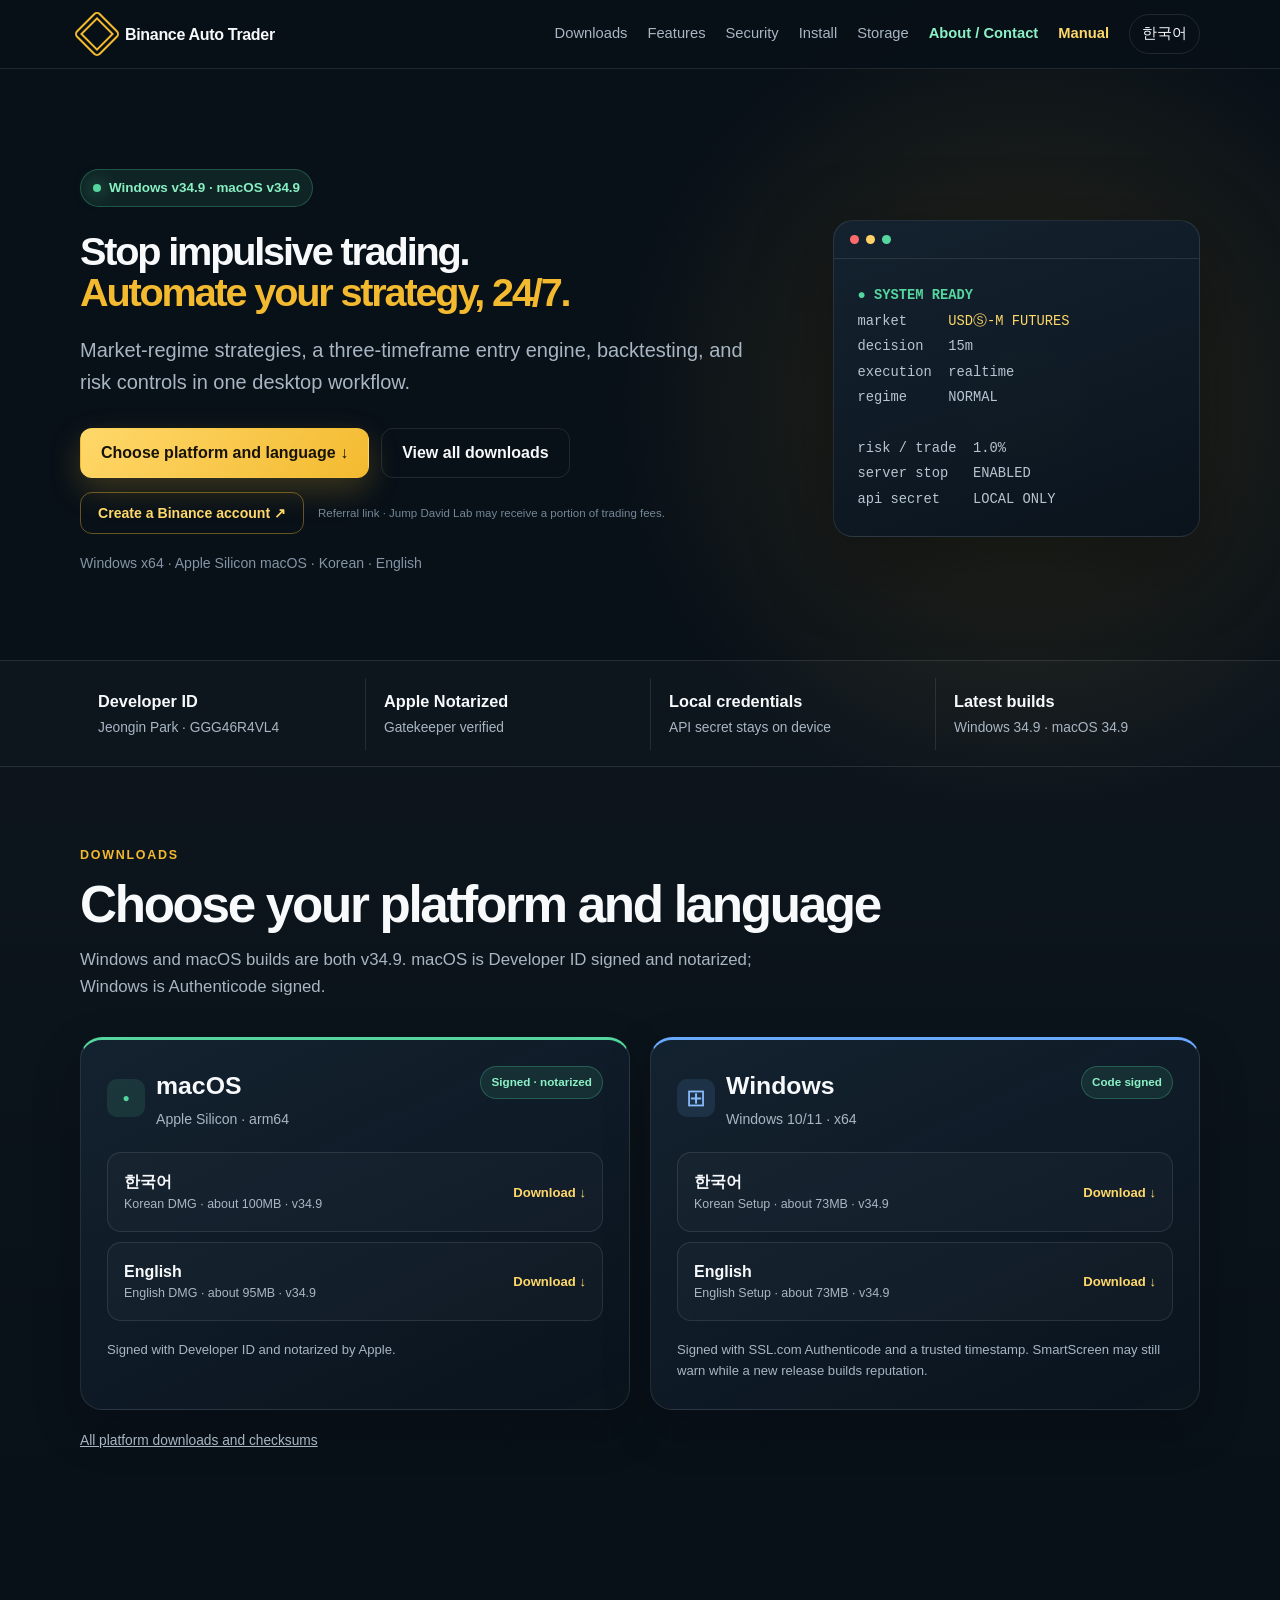
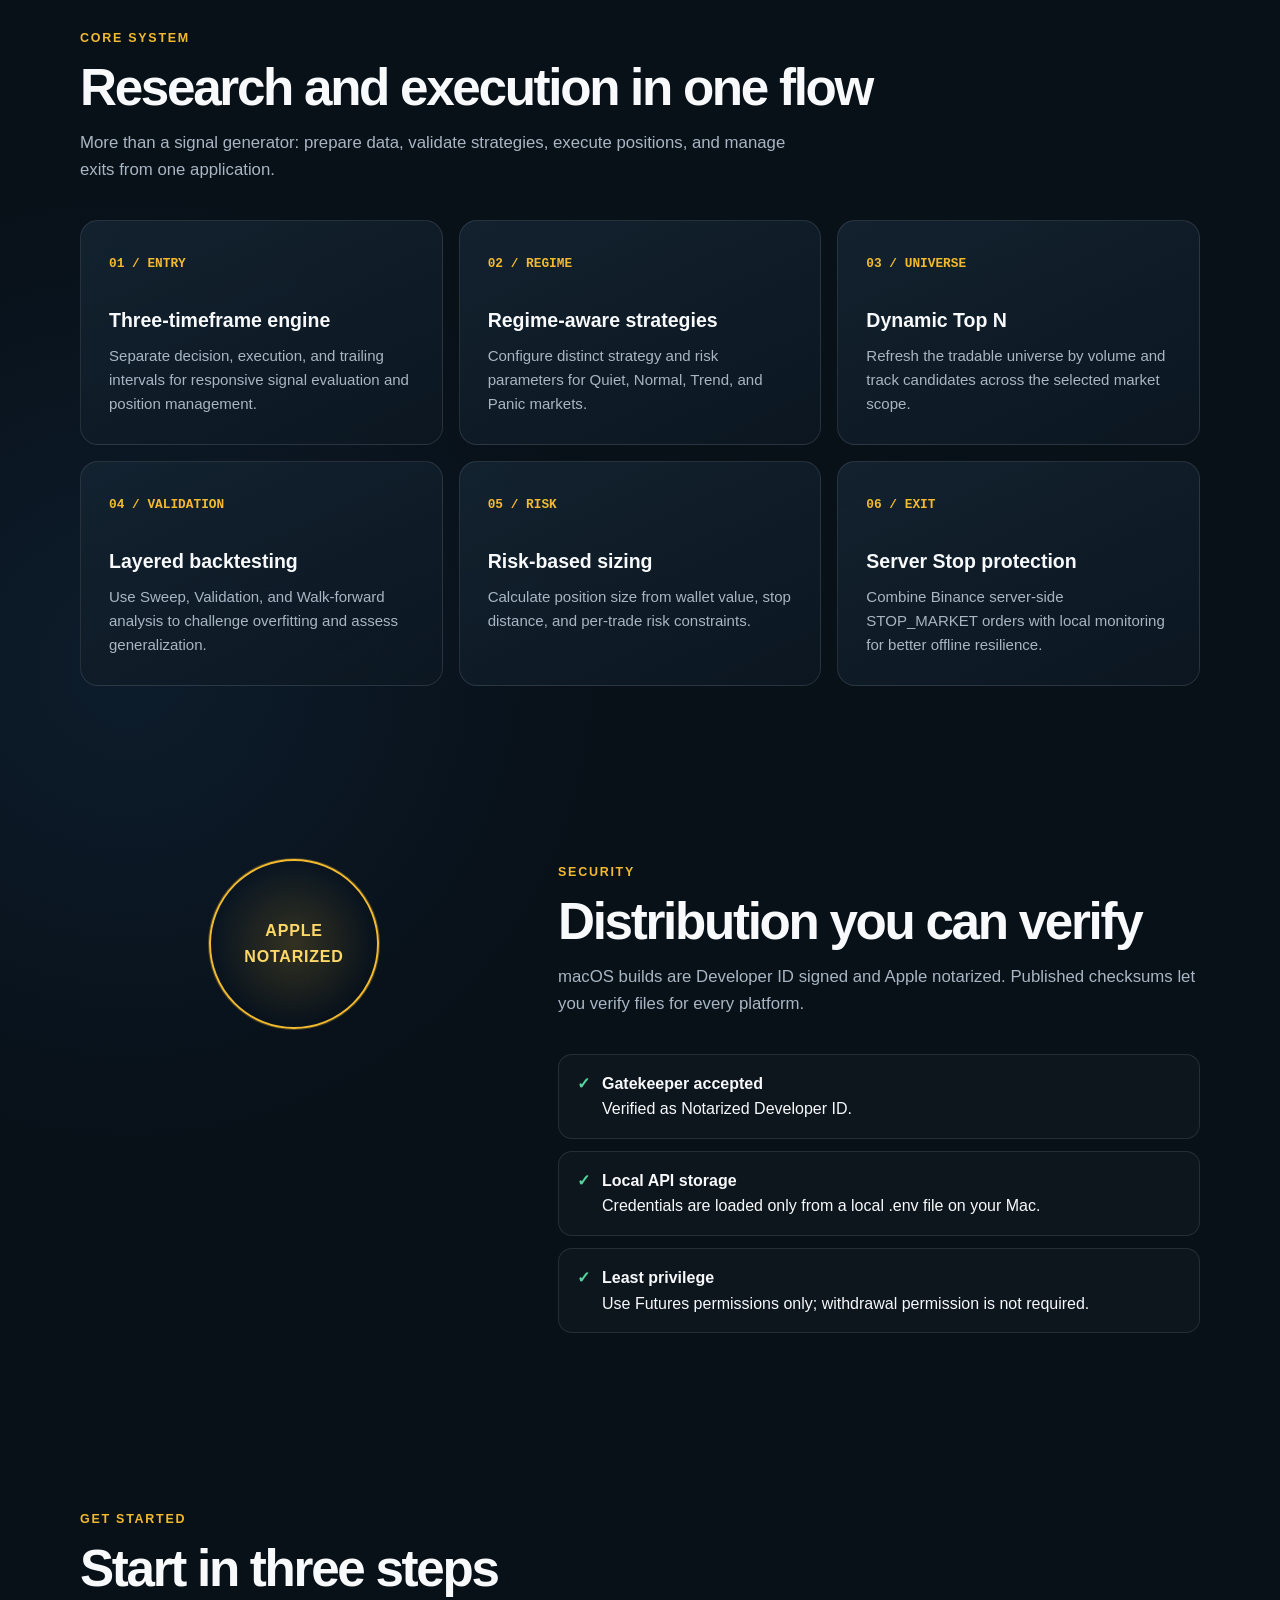
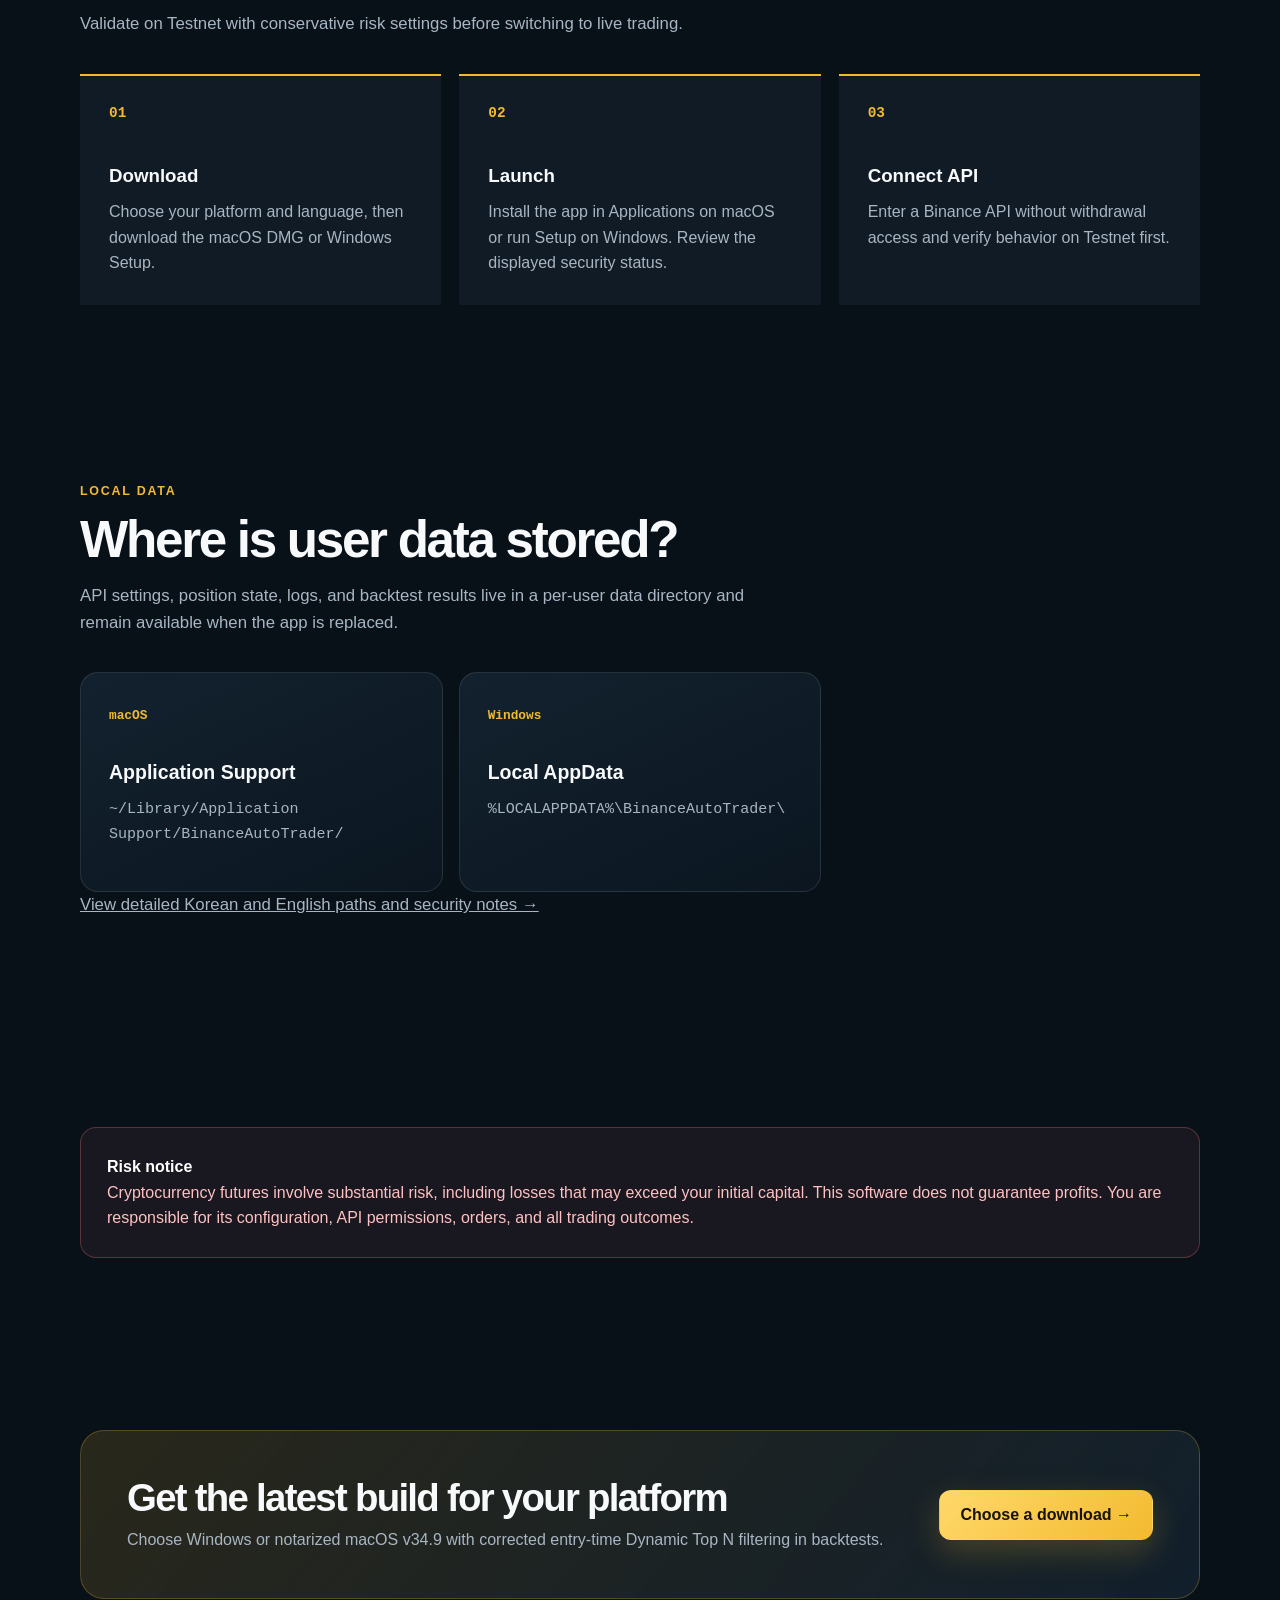
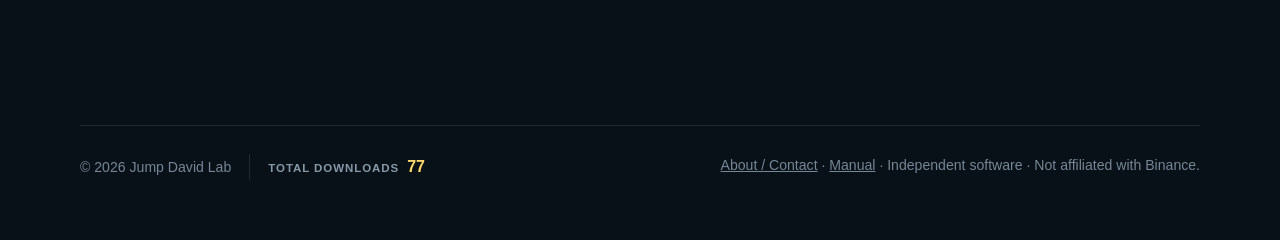
<file: docs/index.html>
<!doctype html>
<html lang="en">
<head>
  <meta charset="utf-8">
  <meta name="viewport" content="width=device-width,initial-scale=1">
  <meta name="description" content="Download Binance Auto Trader Windows v34.9 or Apple-notarized macOS v34.9 in Korean or English.">
  <meta name="theme-color" content="#081018">
  <title>Binance Auto Trader — Windows &amp; macOS</title>
  <link rel="canonical" href="https://www.jumpdavidlab.com/">
  <link rel="alternate" hreflang="en" href="https://www.jumpdavidlab.com/">
  <link rel="alternate" hreflang="ko" href="https://www.jumpdavidlab.com/ko/">
  <link rel="alternate" hreflang="x-default" href="https://www.jumpdavidlab.com/">
  <link rel="stylesheet" href="styles.css?v=20260829-1">
  <script defer src="download-count.js?v=20260828-1"></script>
</head>
<body>
  <nav class="nav" aria-label="Primary navigation"><div class="wrap nav-inner">
    <a class="brand" href="#top"><span class="mark" aria-hidden="true"></span><span>Binance Auto Trader</span></a>
    <div class="nav-links"><a href="#downloads">Downloads</a><a href="#features">Features</a><a href="#security">Security</a><a href="#install">Install</a><a href="#storage">Storage</a><a class="about-tab" href="about/">About / Contact</a><a class="manual-tab" href="manual/en/">Manual</a><a class="lang" href="ko/" lang="ko">한국어</a></div>
  </div></nav>
  <main id="top">
    <header class="hero"><div class="wrap hero-grid">
      <div>
        <span class="eyebrow"><span class="dot"></span>Windows v34.9 · macOS v34.9</span>
        <h1><span class="headline-line">Stop impulsive trading.</span><br><span class="gold headline-line">Automate your strategy, 24/7.</span></h1>
        <p class="lead">Market-regime strategies, a three-timeframe entry engine, backtesting, and risk controls in one desktop workflow.</p>
        <div class="actions">
          <a class="button primary" href="#downloads">Choose platform and language ↓</a>
          <a class="button" href="https://github.com/jump-david/binance-auto-trader/releases/latest">View all downloads</a>
        </div>
        <div class="referral-action"><a class="button referral" href="https://accounts.binance.com/en/register?ref=JUMPDAVID" target="_blank" rel="sponsored noopener noreferrer">Create a Binance account ↗</a><span>Referral link · Jump David Lab may receive a portion of trading fees.</span></div>
        <p class="meta">Windows x64 · Apple Silicon macOS · Korean · English</p>
      </div>
      <div class="terminal" aria-label="Example automated trading status">
        <div class="terminal-head"><i></i><i></i><i></i></div>
        <div class="terminal-body"><div><strong>● SYSTEM READY</strong></div><div>market&nbsp;&nbsp;&nbsp;&nbsp; <span class="coin">USDⓈ-M FUTURES</span></div><div>decision&nbsp;&nbsp; 15m</div><div>execution&nbsp; realtime</div><div>regime&nbsp;&nbsp;&nbsp;&nbsp; NORMAL</div><br><div>risk / trade&nbsp; 1.0%</div><div>server stop&nbsp;&nbsp; ENABLED</div><div>api secret&nbsp;&nbsp;&nbsp; LOCAL ONLY</div></div>
      </div>
    </div></header>
    <div class="trust"><div class="wrap trust-grid">
      <div class="trust-item"><b>Developer ID</b><span>Jeongin Park · GGG46R4VL4</span></div><div class="trust-item"><b>Apple Notarized</b><span>Gatekeeper verified</span></div><div class="trust-item"><b>Local credentials</b><span>API secret stays on device</span></div><div class="trust-item"><b>Latest builds</b><span>Windows 34.9 · macOS 34.9</span></div>
    </div></div>
    <section id="downloads" class="downloads"><div class="wrap">
      <span class="section-kicker">Downloads</span><h2>Choose your platform and language</h2>
      <p class="section-lead">Windows and macOS builds are both v34.9. macOS is Developer ID signed and notarized; Windows is Authenticode signed.</p>
      <div class="platform-grid">
        <article class="platform-card platform-macos">
          <div class="platform-heading"><div><span class="platform-icon" aria-hidden="true">●</span><h3>macOS</h3><p>Apple Silicon · arm64</p></div><span class="status-badge verified">Signed · notarized</span></div>
          <div class="download-options">
            <a class="download-option" href="https://github.com/jump-david/binance-auto-trader/releases/download/v34.9/BinanceAutoTrader-v34.9-Korean-macOS-arm64.dmg"><span><b>한국어</b><small>Korean DMG · about 100MB · v34.9</small></span><strong>Download ↓</strong></a>
            <a class="download-option" href="https://github.com/jump-david/binance-auto-trader/releases/download/v34.9/BinanceAutoTrader-v34.9-English-macOS-arm64.dmg"><span><b>English</b><small>English DMG · about 95MB · v34.9</small></span><strong>Download ↓</strong></a>
          </div>
          <p class="platform-note">Signed with Developer ID and notarized by Apple.</p>
        </article>
        <article class="platform-card platform-windows">
          <div class="platform-heading"><div><span class="platform-icon windows" aria-hidden="true">⊞</span><h3>Windows</h3><p>Windows 10/11 · x64</p></div><span class="status-badge verified">Code signed</span></div>
          <div class="download-options">
            <a class="download-option" href="https://github.com/jump-david/binance-auto-trader/releases/download/v34.9/BinanceAutoTrader-v34.9-Korean-Windows-x64-Setup.exe"><span><b>한국어</b><small>Korean Setup · about 73MB · v34.9</small></span><strong>Download ↓</strong></a>
            <a class="download-option" href="https://github.com/jump-david/binance-auto-trader/releases/download/v34.9/BinanceAutoTrader-v34.9-English-Windows-x64-Setup.exe"><span><b>English</b><small>English Setup · about 73MB · v34.9</small></span><strong>Download ↓</strong></a>
          </div>
          <p class="platform-note">Signed with SSL.com Authenticode and a trusted timestamp. SmartScreen may still warn while a new release builds reputation.</p>
        </article>
      </div>
      <div class="download-footer"><a href="https://github.com/jump-david/binance-auto-trader/releases">All platform downloads and checksums</a></div>
    </div></section>
    <section id="features"><div class="wrap"><span class="section-kicker">Core system</span><h2>Research and execution in one flow</h2><p class="section-lead">More than a signal generator: prepare data, validate strategies, execute positions, and manage exits from one application.</p>
      <div class="cards">
        <article class="card"><span class="card-num">01 / ENTRY</span><h3>Three-timeframe engine</h3><p>Separate decision, execution, and trailing intervals for responsive signal evaluation and position management.</p></article>
        <article class="card"><span class="card-num">02 / REGIME</span><h3>Regime-aware strategies</h3><p>Configure distinct strategy and risk parameters for Quiet, Normal, Trend, and Panic markets.</p></article>
        <article class="card"><span class="card-num">03 / UNIVERSE</span><h3>Dynamic Top N</h3><p>Refresh the tradable universe by volume and track candidates across the selected market scope.</p></article>
        <article class="card"><span class="card-num">04 / VALIDATION</span><h3>Layered backtesting</h3><p>Use Sweep, Validation, and Walk-forward analysis to challenge overfitting and assess generalization.</p></article>
        <article class="card"><span class="card-num">05 / RISK</span><h3>Risk-based sizing</h3><p>Calculate position size from wallet value, stop distance, and per-trade risk constraints.</p></article>
        <article class="card"><span class="card-num">06 / EXIT</span><h3>Server Stop protection</h3><p>Combine Binance server-side STOP_MARKET orders with local monitoring for better offline resilience.</p></article>
      </div>
    </div></section>
    <section id="security"><div class="wrap security"><div class="seal"><div class="seal-inner">APPLE<br>NOTARIZED</div></div><div><span class="section-kicker">Security</span><h2>Distribution you can verify</h2><p class="section-lead">macOS builds are Developer ID signed and Apple notarized. Published checksums let you verify files for every platform.</p>
      <div class="check-list"><div class="check"><b>✓</b><div><strong>Gatekeeper accepted</strong><br><span>Verified as Notarized Developer ID.</span></div></div><div class="check"><b>✓</b><div><strong>Local API storage</strong><br><span>Credentials are loaded only from a local .env file on your Mac.</span></div></div><div class="check"><b>✓</b><div><strong>Least privilege</strong><br><span>Use Futures permissions only; withdrawal permission is not required.</span></div></div></div>
    </div></div></section>
    <section id="install"><div class="wrap"><span class="section-kicker">Get started</span><h2>Start in three steps</h2><p class="section-lead">Validate on Testnet with conservative risk settings before switching to live trading.</p><div class="steps"><article class="step"><h3>Download</h3><p>Choose your platform and language, then download the macOS DMG or Windows Setup.</p></article><article class="step"><h3>Launch</h3><p>Install the app in Applications on macOS or run Setup on Windows. Review the displayed security status.</p></article><article class="step"><h3>Connect API</h3><p>Enter a Binance API without withdrawal access and verify behavior on Testnet first.</p></article></div></div></section>
    <section id="storage"><div class="wrap"><span class="section-kicker">Local data</span><h2>Where is user data stored?</h2><p class="section-lead">API settings, position state, logs, and backtest results live in a per-user data directory and remain available when the app is replaced.</p><div class="cards"><article class="card"><span class="card-num">macOS</span><h3>Application Support</h3><p><code>~/Library/Application Support/BinanceAutoTrader/</code></p></article><article class="card"><span class="card-num">Windows</span><h3>Local AppData</h3><p><code>%LOCALAPPDATA%\BinanceAutoTrader\</code></p></article></div><p class="section-lead"><a href="https://github.com/jump-david/binance-auto-trader/blob/main/STORAGE_GUIDE_EN.md">View detailed Korean and English paths and security notes →</a></p></div></section>
    <section><div class="wrap"><div class="warning"><b>Risk notice</b><br>Cryptocurrency futures involve substantial risk, including losses that may exceed your initial capital. This software does not guarantee profits. You are responsible for its configuration, API permissions, orders, and all trading outcomes.</div></div></section>
    <section><div class="wrap cta"><div><h2>Get the latest build for your platform</h2><p>Choose Windows or notarized macOS v34.9 with corrected entry-time Dynamic Top N filtering in backtests.</p></div><a class="button primary" href="#downloads">Choose a download →</a></div></section>
  </main>
  <footer><div class="wrap footer-inner"><div class="footer-brand"><span>© 2026 Jump David Lab</span><span class="download-total"><span>Total Downloads</span><strong data-download-count aria-live="polite">77</strong></span></div><span class="footer-links"><a href="about/">About / Contact</a> · <a href="manual/en/">Manual</a> · Independent software · Not affiliated with Binance.</span></div></footer>
</body></html>
</file>
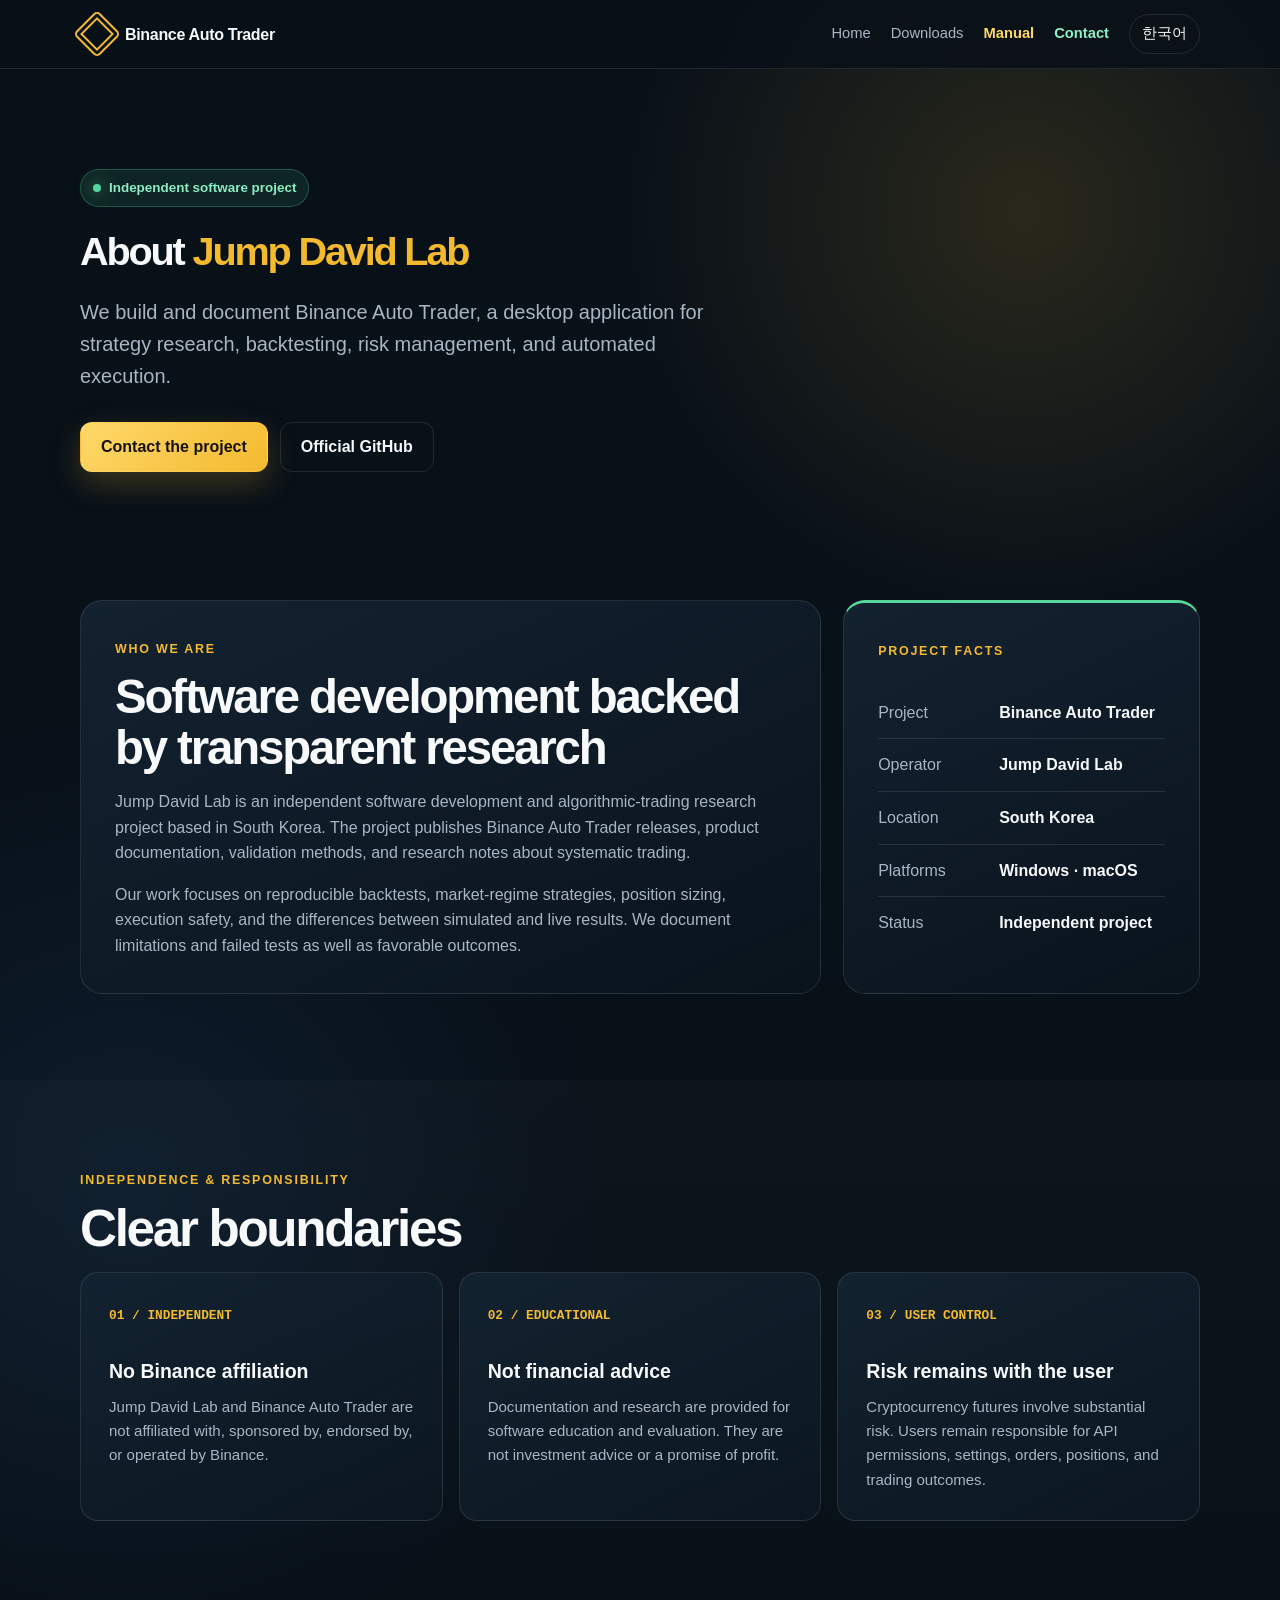
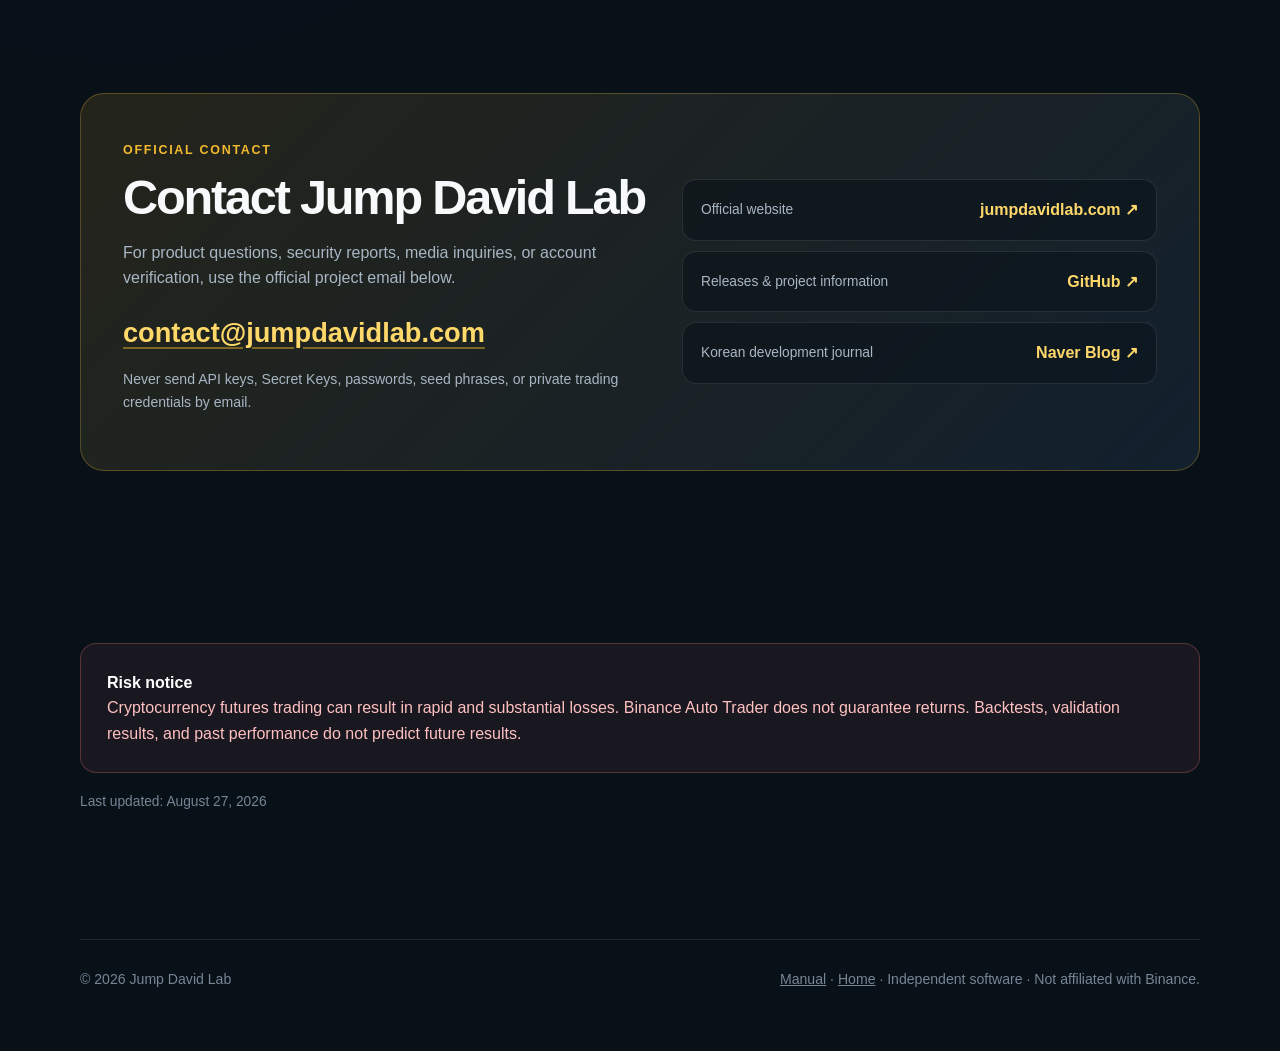
<file: docs/about/index.html>
<!doctype html>
<html lang="en">
<head>
  <meta charset="utf-8">
  <meta name="viewport" content="width=device-width,initial-scale=1">
  <meta name="description" content="About Jump David Lab, the independent developer of Binance Auto Trader, with official contact and project links.">
  <meta name="theme-color" content="#081018">
  <title>About &amp; Contact — Jump David Lab</title>
  <link rel="canonical" href="https://www.jumpdavidlab.com/about/">
  <link rel="alternate" hreflang="en" href="https://www.jumpdavidlab.com/about/">
  <link rel="alternate" hreflang="ko" href="https://www.jumpdavidlab.com/ko/about/">
  <link rel="alternate" hreflang="x-default" href="https://www.jumpdavidlab.com/about/">
  <link rel="stylesheet" href="../styles.css?v=20260828-2">
</head>
<body>
  <nav class="nav" aria-label="Primary navigation"><div class="wrap nav-inner">
    <a class="brand" href="../"><span class="mark" aria-hidden="true"></span><span>Binance Auto Trader</span></a>
    <div class="nav-links"><a href="../">Home</a><a href="../#downloads">Downloads</a><a class="manual-tab" href="../manual/en/">Manual</a><a class="about-tab" href="#contact">Contact</a><a class="lang" href="../ko/about/" lang="ko">한국어</a></div>
  </div></nav>
  <main class="subpage">
    <header class="about-hero"><div class="wrap">
      <span class="eyebrow"><span class="dot"></span>Independent software project</span>
      <h1>About <span class="gold">Jump David Lab</span></h1>
      <p class="lead">We build and document Binance Auto Trader, a desktop application for strategy research, backtesting, risk management, and automated execution.</p>
      <div class="actions"><a class="button primary" href="#contact">Contact the project</a><a class="button" href="https://github.com/jump-david/binance-auto-trader">Official GitHub</a></div>
    </div></header>

    <section><div class="wrap about-grid">
      <article class="about-panel">
        <span class="section-kicker">Who we are</span>
        <h2>Software development backed by transparent research</h2>
        <p>Jump David Lab is an independent software development and algorithmic-trading research project based in South Korea. The project publishes Binance Auto Trader releases, product documentation, validation methods, and research notes about systematic trading.</p>
        <p>Our work focuses on reproducible backtests, market-regime strategies, position sizing, execution safety, and the differences between simulated and live results. We document limitations and failed tests as well as favorable outcomes.</p>
      </article>
      <aside class="about-panel fact-panel">
        <span class="section-kicker">Project facts</span>
        <dl class="fact-list">
          <div><dt>Project</dt><dd>Binance Auto Trader</dd></div>
          <div><dt>Operator</dt><dd>Jump David Lab</dd></div>
          <div><dt>Location</dt><dd>South Korea</dd></div>
          <div><dt>Platforms</dt><dd>Windows · macOS</dd></div>
          <div><dt>Status</dt><dd>Independent project</dd></div>
        </dl>
      </aside>
    </div></section>

    <section class="about-band"><div class="wrap">
      <span class="section-kicker">Independence &amp; responsibility</span>
      <h2>Clear boundaries</h2>
      <div class="cards about-cards">
        <article class="card"><span class="card-num">01 / INDEPENDENT</span><h3>No Binance affiliation</h3><p>Jump David Lab and Binance Auto Trader are not affiliated with, sponsored by, endorsed by, or operated by Binance.</p></article>
        <article class="card"><span class="card-num">02 / EDUCATIONAL</span><h3>Not financial advice</h3><p>Documentation and research are provided for software education and evaluation. They are not investment advice or a promise of profit.</p></article>
        <article class="card"><span class="card-num">03 / USER CONTROL</span><h3>Risk remains with the user</h3><p>Cryptocurrency futures involve substantial risk. Users remain responsible for API permissions, settings, orders, positions, and trading outcomes.</p></article>
      </div>
    </div></section>

    <section id="contact"><div class="wrap contact-card">
      <div>
        <span class="section-kicker">Official contact</span>
        <h2>Contact Jump David Lab</h2>
        <p>For product questions, security reports, media inquiries, or account verification, use the official project email below.</p>
        <p class="contact-address"><a href="mailto:contact@jumpdavidlab.com">contact@jumpdavidlab.com</a></p>
        <p class="contact-safety">Never send API keys, Secret Keys, passwords, seed phrases, or private trading credentials by email.</p>
      </div>
      <div class="official-links" aria-label="Official project links">
        <a href="https://www.jumpdavidlab.com/"><span>Official website</span><strong>jumpdavidlab.com ↗</strong></a>
        <a href="https://github.com/jump-david/binance-auto-trader"><span>Releases &amp; project information</span><strong>GitHub ↗</strong></a>
        <a href="https://blog.naver.com/jump_david"><span>Korean development journal</span><strong>Naver Blog ↗</strong></a>
      </div>
    </div></section>

    <section><div class="wrap"><div class="warning"><b>Risk notice</b><br>Cryptocurrency futures trading can result in rapid and substantial losses. Binance Auto Trader does not guarantee returns. Backtests, validation results, and past performance do not predict future results.</div><p class="updated">Last updated: August 27, 2026</p></div></section>
  </main>
  <footer><div class="wrap footer-inner"><span>© 2026 Jump David Lab</span><span><a href="../manual/en/">Manual</a> · <a href="../">Home</a> · Independent software · Not affiliated with Binance.</span></div></footer>
</body>
</html>
</file>
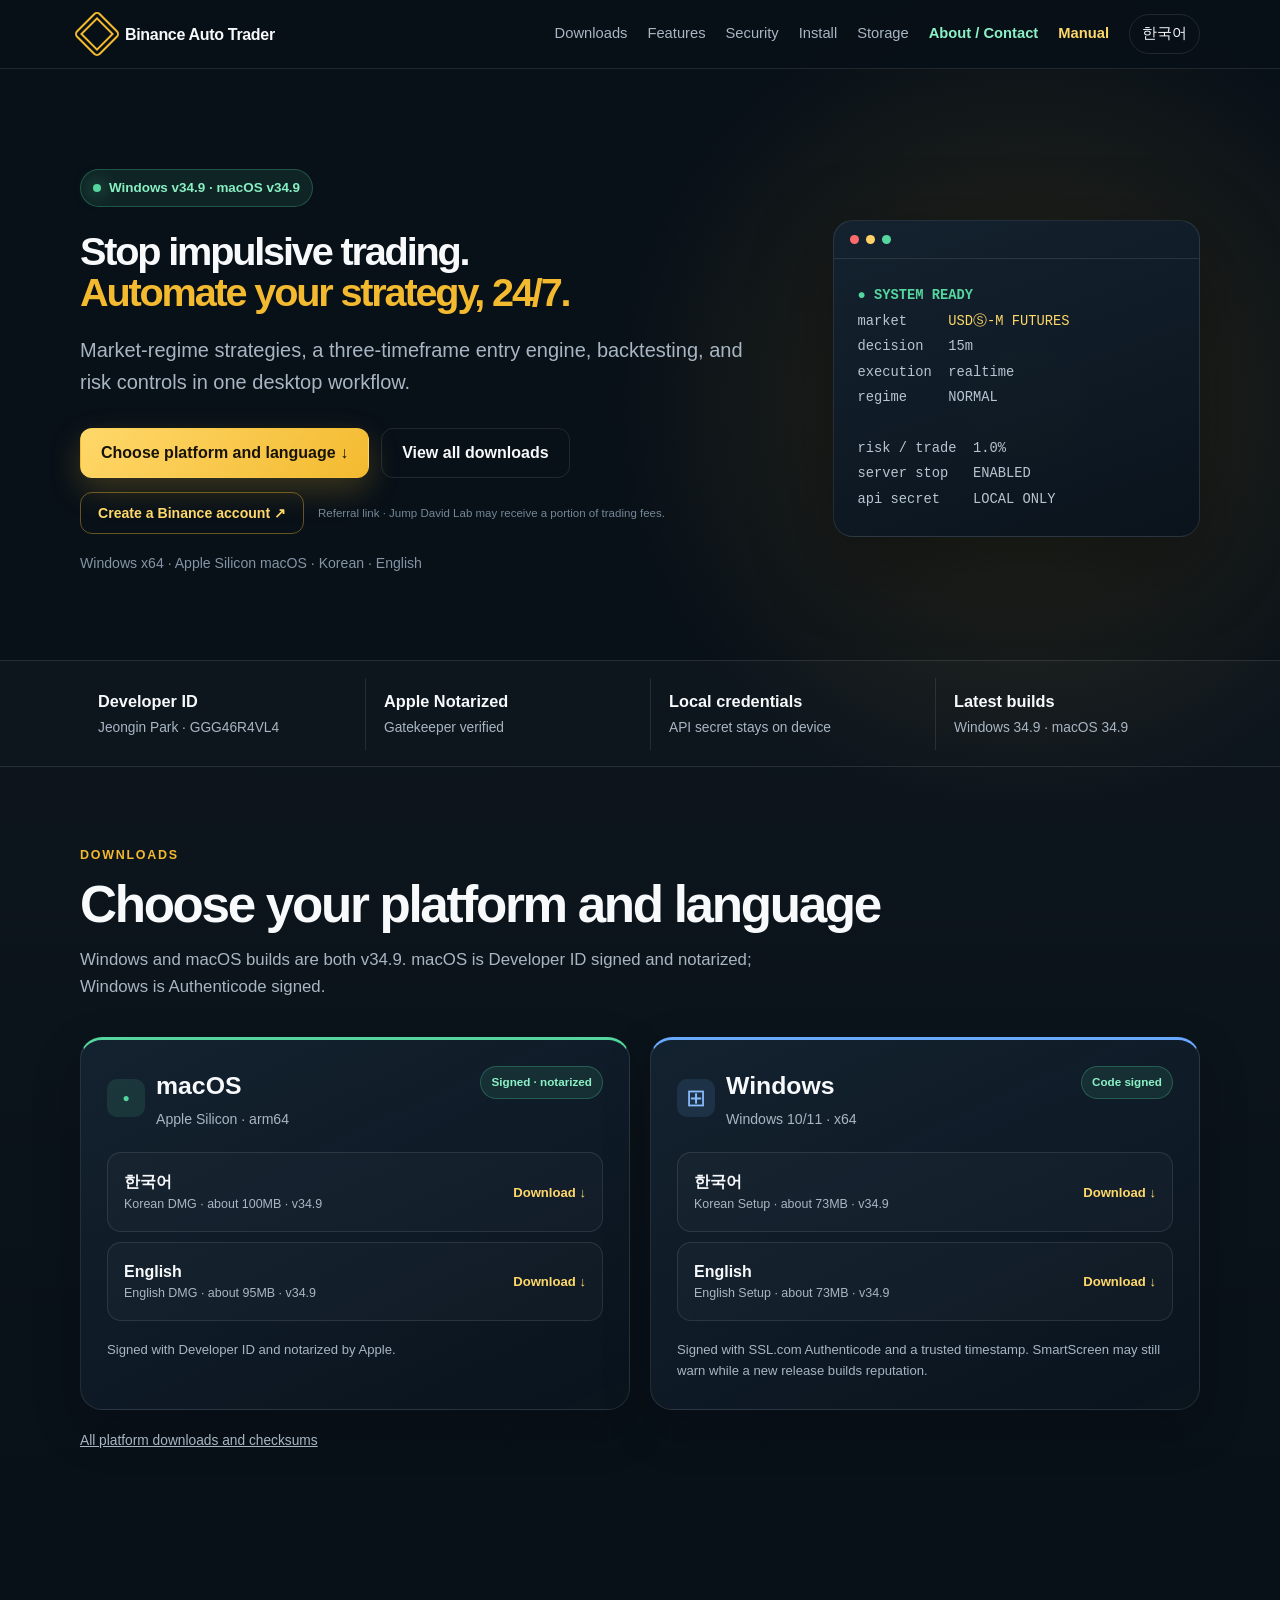
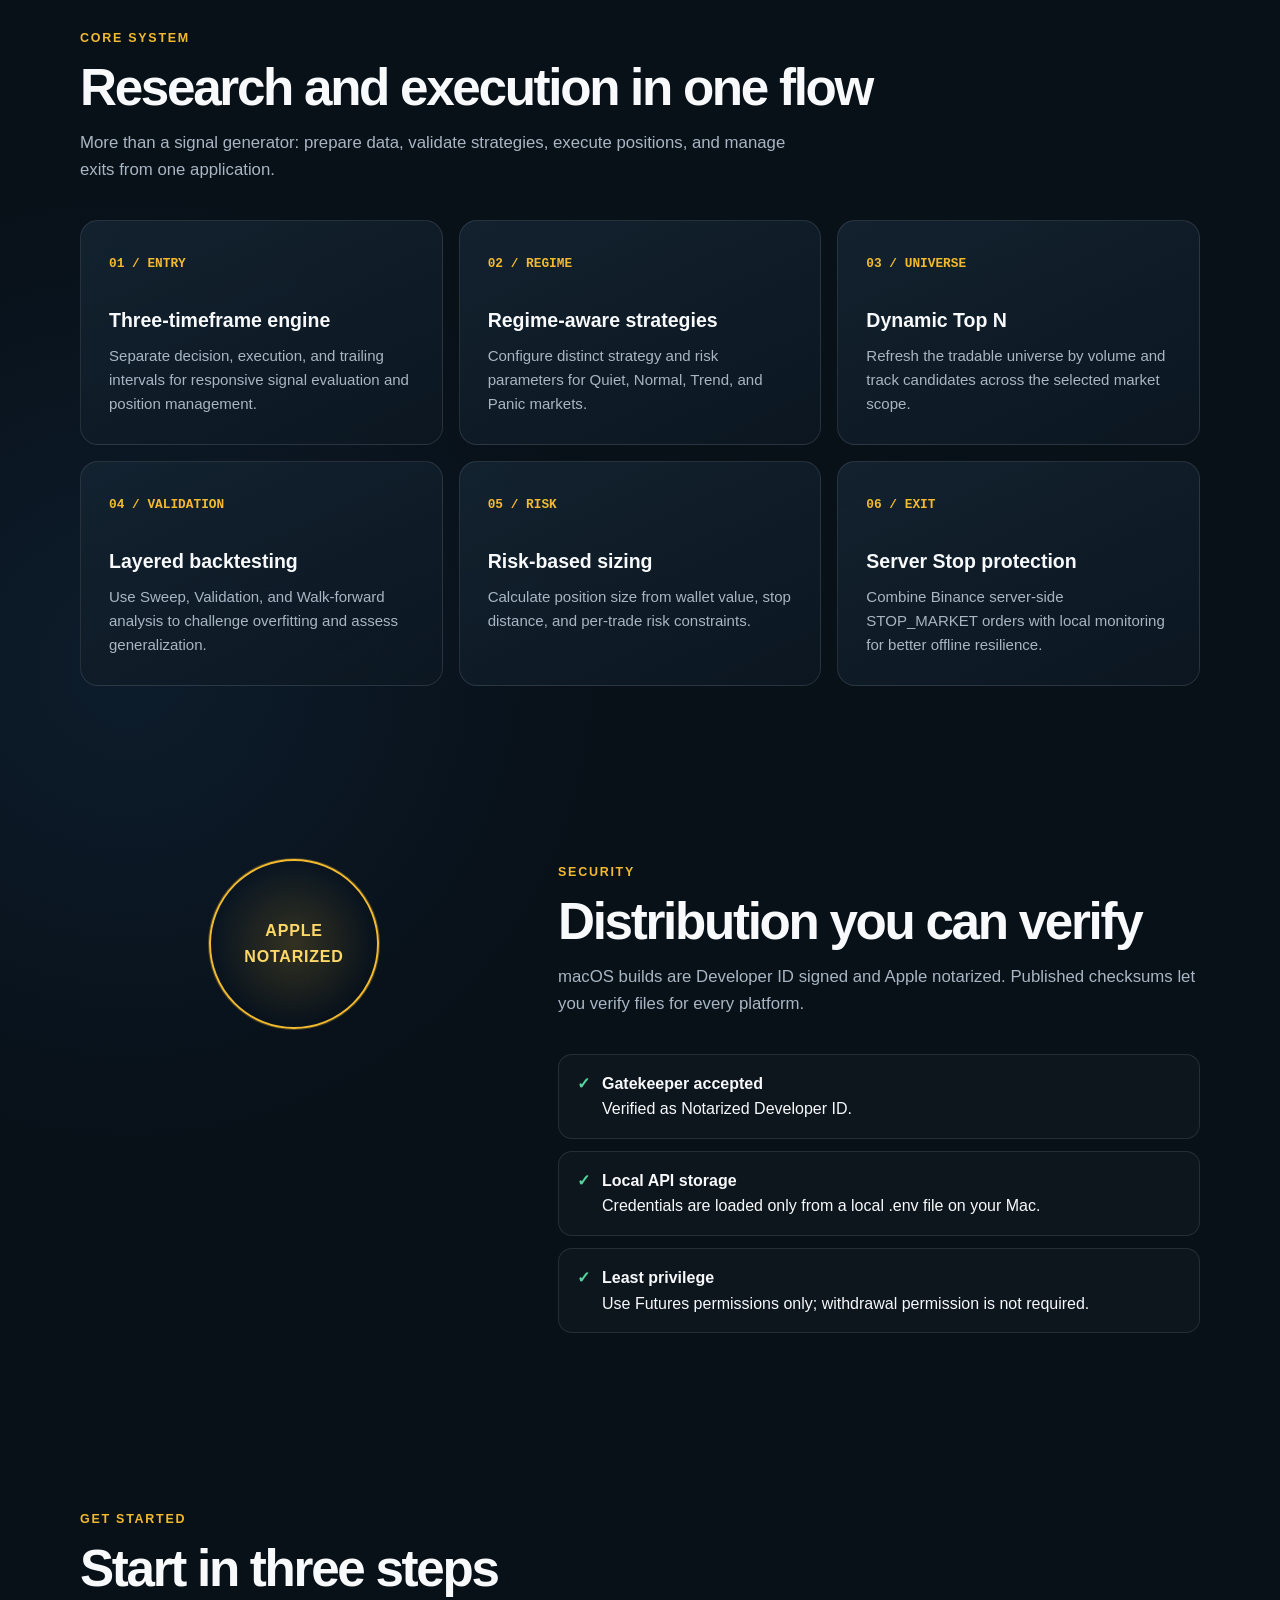
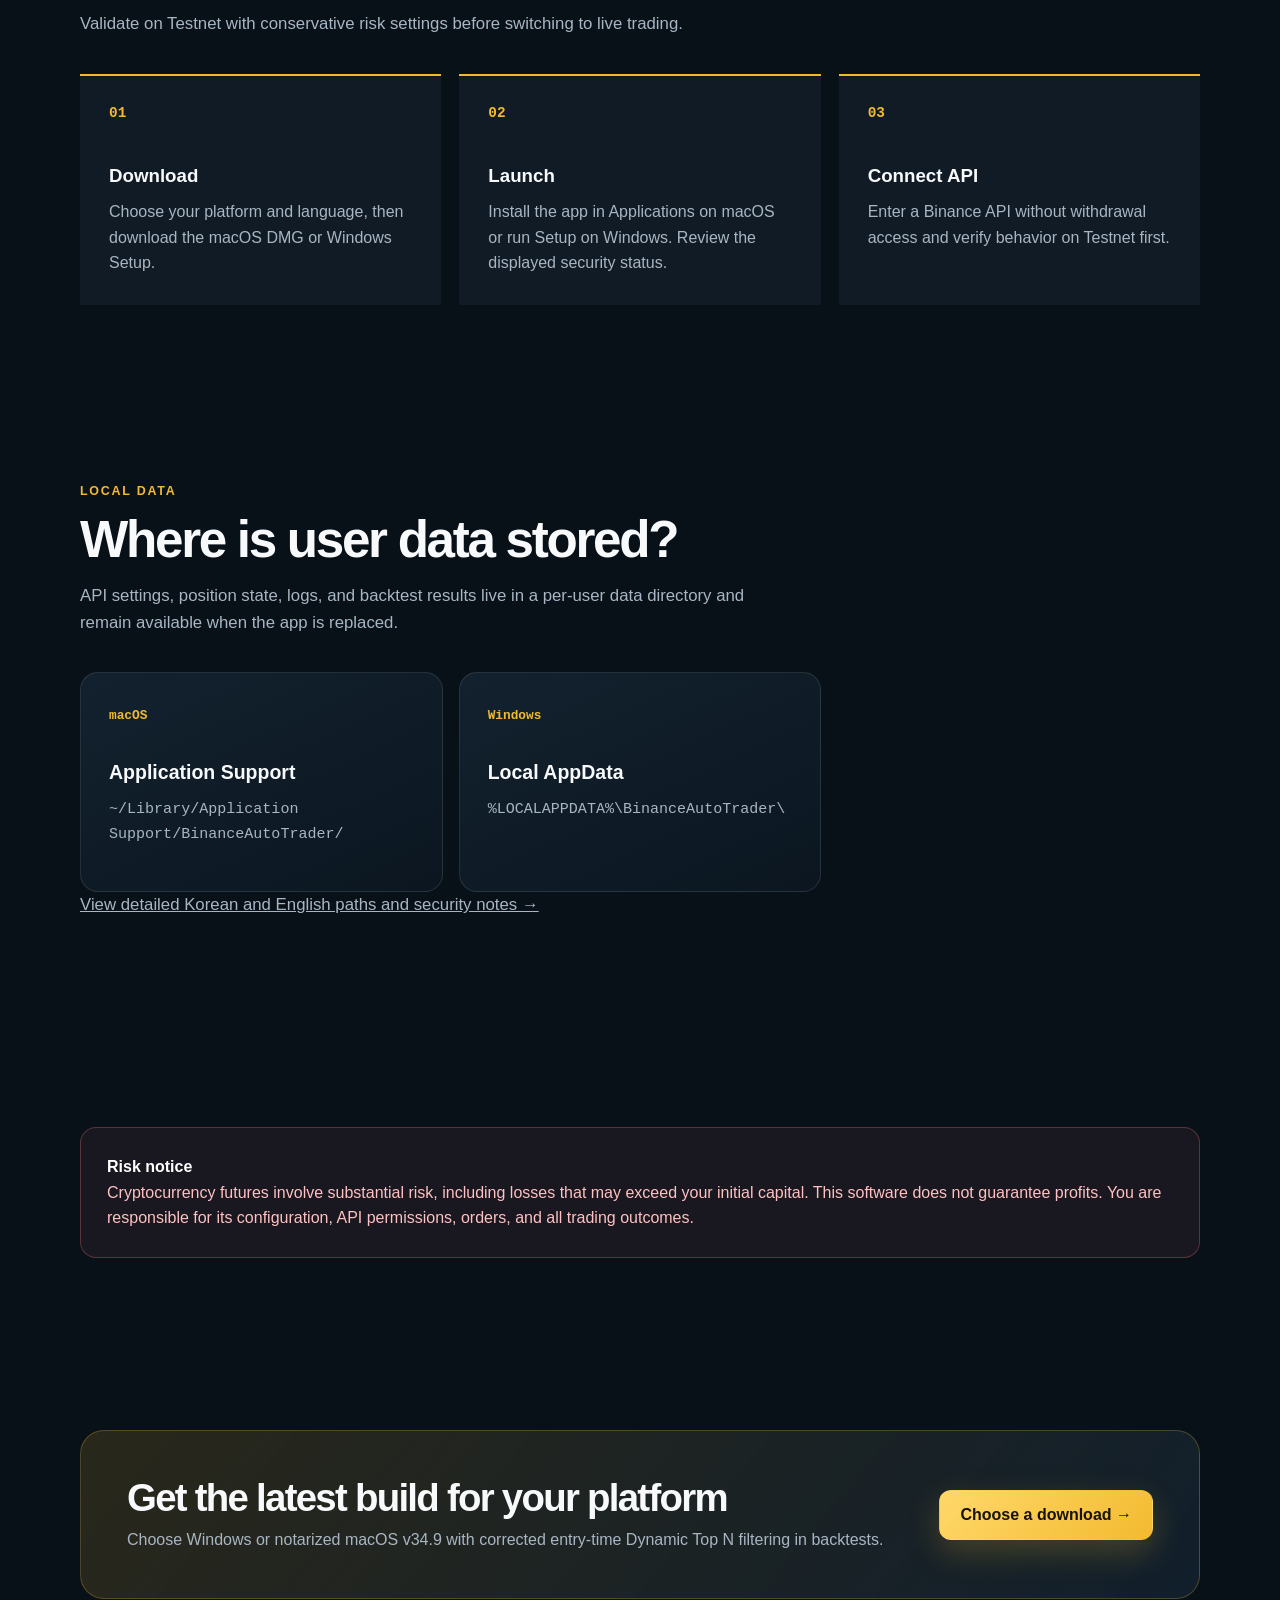
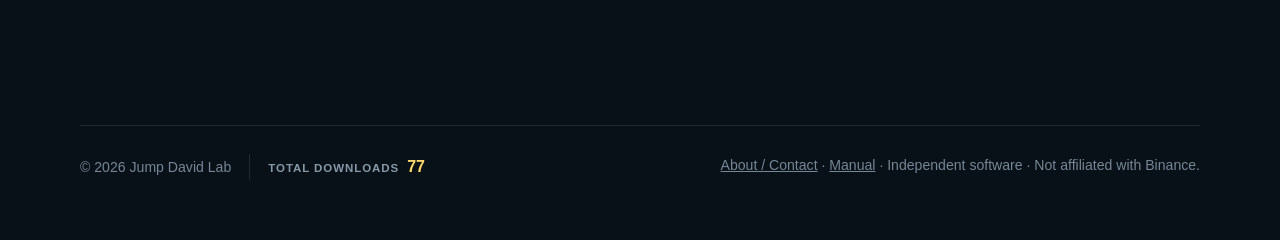
<file: docs/en/index.html>
<!doctype html>
<html lang="en">
<head>
  <meta charset="utf-8">
  <meta name="viewport" content="width=device-width,initial-scale=1">
  <meta name="robots" content="noindex">
  <meta http-equiv="refresh" content="0; url=../">
  <link rel="canonical" href="https://www.jumpdavidlab.com/">
  <title>Binance Auto Trader</title>
  <script>window.location.replace("../" + window.location.hash);</script>
</head>
<body>
  <p>The English homepage has moved to <a href="../">www.jumpdavidlab.com</a>.</p>
</body>
</html>
</file>
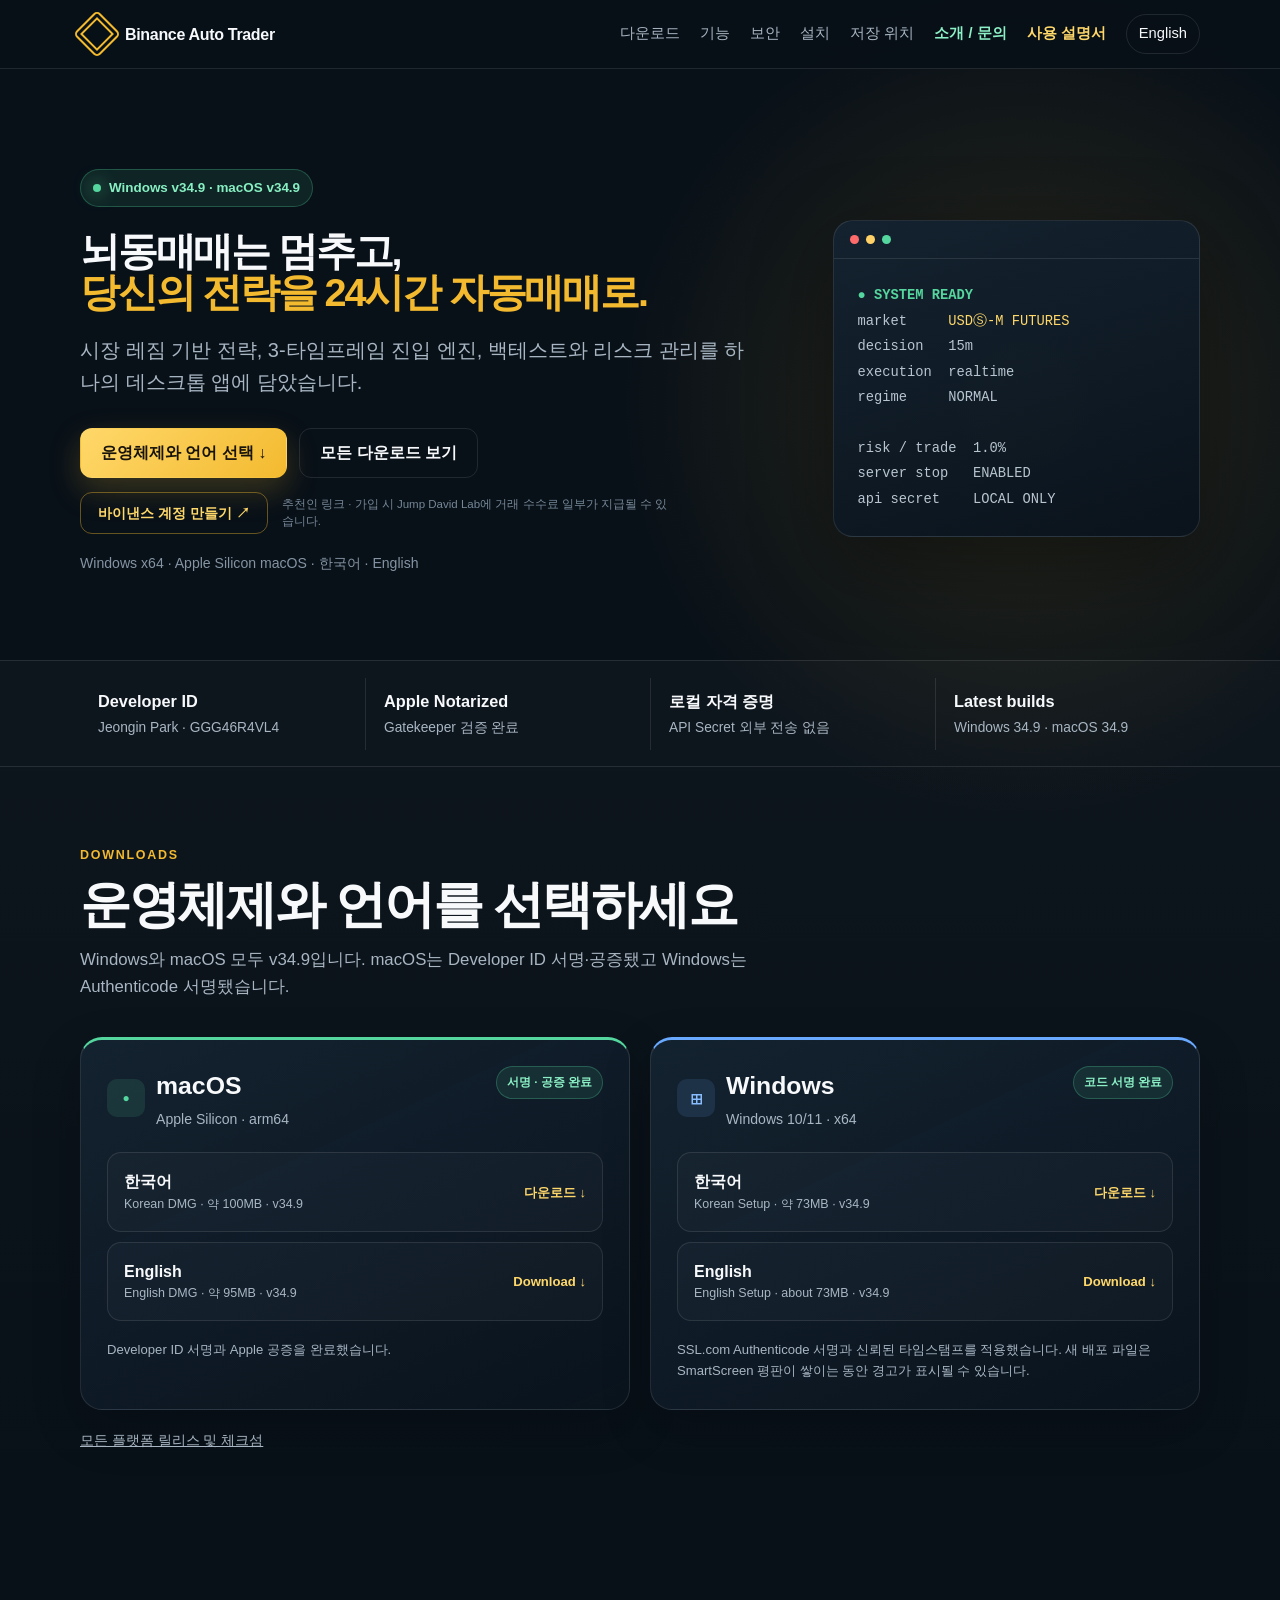
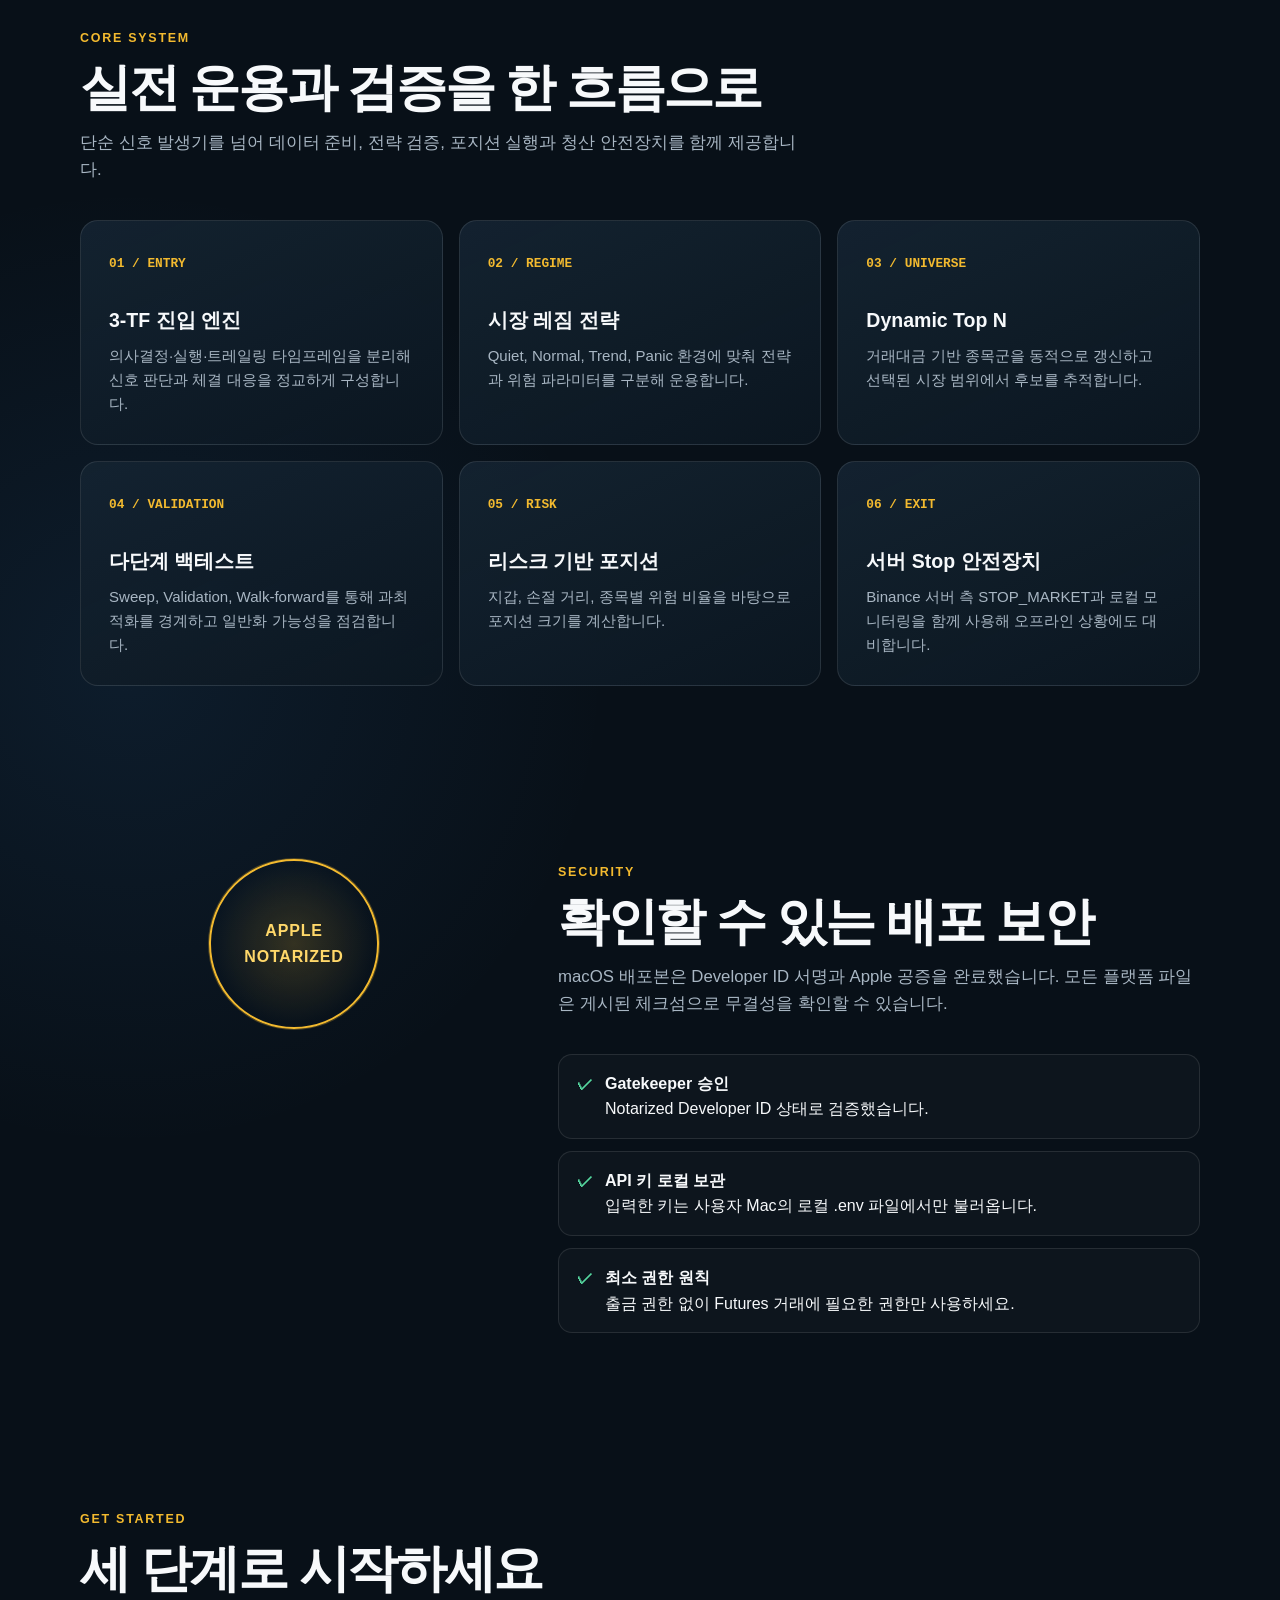
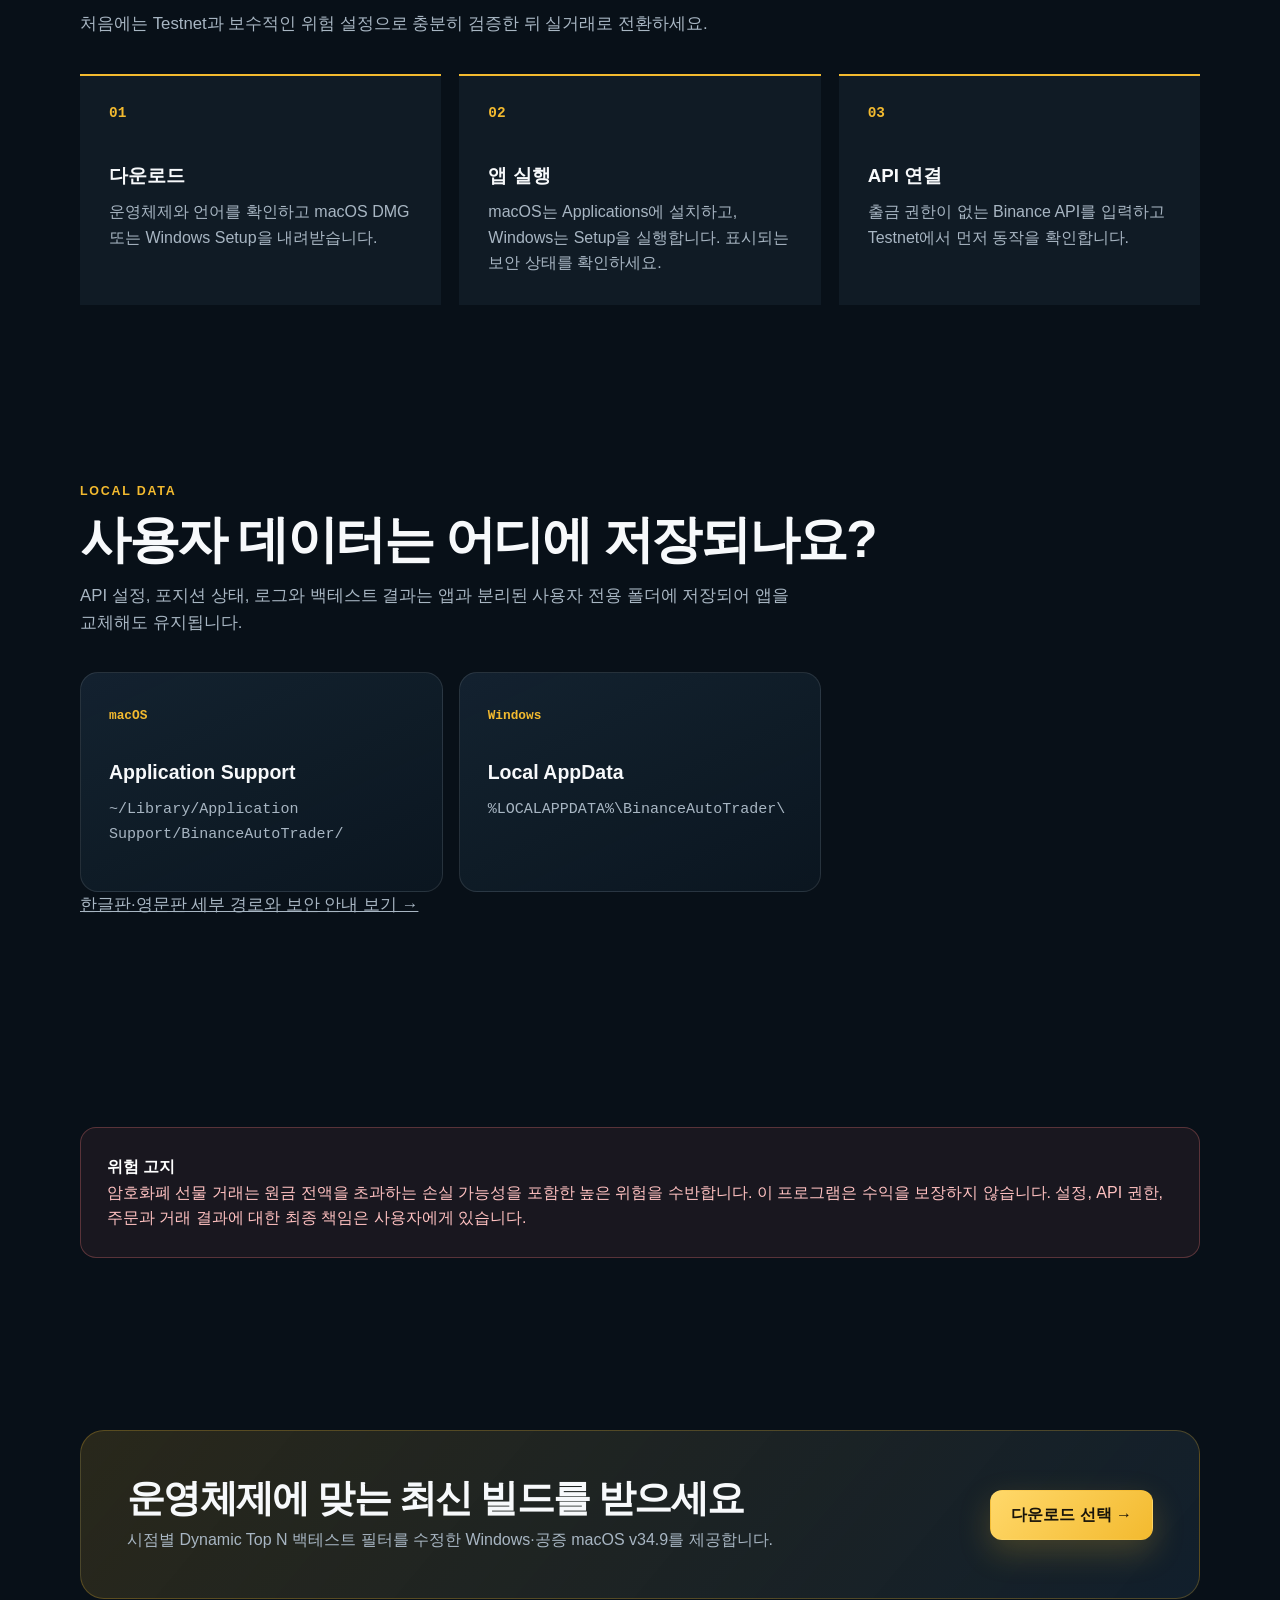
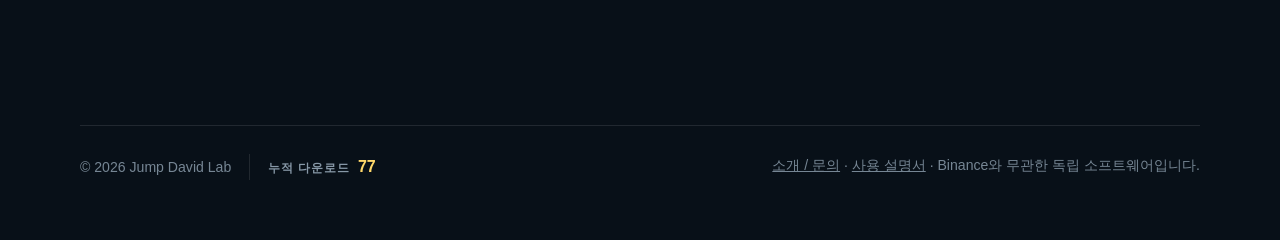
<file: docs/ko/index.html>
<!doctype html>
<html lang="ko">
<head>
  <meta charset="utf-8">
  <meta name="viewport" content="width=device-width,initial-scale=1">
  <meta name="description" content="Binance Auto Trader Windows v34.9와 Apple 공증 macOS v34.9를 한국어·영어 버전으로 다운로드하세요.">
  <meta name="theme-color" content="#081018">
  <title>Binance Auto Trader — Windows &amp; macOS</title>
  <link rel="canonical" href="https://www.jumpdavidlab.com/ko/">
  <link rel="alternate" hreflang="en" href="https://www.jumpdavidlab.com/">
  <link rel="alternate" hreflang="ko" href="https://www.jumpdavidlab.com/ko/">
  <link rel="alternate" hreflang="x-default" href="https://www.jumpdavidlab.com/">
  <link rel="stylesheet" href="../styles.css?v=20260829-1">
  <script defer src="../download-count.js?v=20260828-1"></script>
</head>
<body>
  <nav class="nav" aria-label="주요 메뉴"><div class="wrap nav-inner">
    <a class="brand" href="#top"><span class="mark" aria-hidden="true"></span><span>Binance Auto Trader</span></a>
    <div class="nav-links"><a href="#downloads">다운로드</a><a href="#features">기능</a><a href="#security">보안</a><a href="#install">설치</a><a href="#storage">저장 위치</a><a class="about-tab" href="about/">소개 / 문의</a><a class="manual-tab" href="../manual/ko/">사용 설명서</a><a class="lang" href="../" lang="en">English</a></div>
  </div></nav>
  <main id="top">
    <header class="hero"><div class="wrap hero-grid">
      <div>
        <span class="eyebrow"><span class="dot"></span>Windows v34.9 · macOS v34.9</span>
        <h1><span class="headline-line">뇌동매매는 멈추고,</span><br><span class="gold headline-line">당신의 전략을 24시간 자동매매로.</span></h1>
        <p class="lead">시장 레짐 기반 전략, 3-타임프레임 진입 엔진, 백테스트와 리스크 관리를 하나의 데스크톱 앱에 담았습니다.</p>
        <div class="actions">
          <a class="button primary" href="#downloads">운영체제와 언어 선택 ↓</a>
          <a class="button" href="https://github.com/jump-david/binance-auto-trader/releases/latest">모든 다운로드 보기</a>
        </div>
        <div class="referral-action"><a class="button referral" href="https://accounts.binance.com/en/register?ref=JUMPDAVID" target="_blank" rel="sponsored noopener noreferrer">바이낸스 계정 만들기 ↗</a><span>추천인 링크 · 가입 시 Jump David Lab에 거래 수수료 일부가 지급될 수 있습니다.</span></div>
        <p class="meta">Windows x64 · Apple Silicon macOS · 한국어 · English</p>
      </div>
      <div class="terminal" aria-label="자동매매 상태 예시">
        <div class="terminal-head"><i></i><i></i><i></i></div>
        <div class="terminal-body">
          <div><strong>● SYSTEM READY</strong></div>
          <div>market&nbsp;&nbsp;&nbsp;&nbsp; <span class="coin">USDⓈ-M FUTURES</span></div>
          <div>decision&nbsp;&nbsp; 15m</div><div>execution&nbsp; realtime</div><div>regime&nbsp;&nbsp;&nbsp;&nbsp; NORMAL</div><br>
          <div>risk / trade&nbsp; 1.0%</div><div>server stop&nbsp;&nbsp; ENABLED</div><div>api secret&nbsp;&nbsp;&nbsp; LOCAL ONLY</div>
        </div>
      </div>
    </div></header>
    <div class="trust"><div class="wrap trust-grid">
      <div class="trust-item"><b>Developer ID</b><span>Jeongin Park · GGG46R4VL4</span></div>
      <div class="trust-item"><b>Apple Notarized</b><span>Gatekeeper 검증 완료</span></div>
      <div class="trust-item"><b>로컬 자격 증명</b><span>API Secret 외부 전송 없음</span></div>
      <div class="trust-item"><b>Latest builds</b><span>Windows 34.9 · macOS 34.9</span></div>
    </div></div>
    <section id="downloads" class="downloads"><div class="wrap">
      <span class="section-kicker">Downloads</span><h2>운영체제와 언어를 선택하세요</h2>
      <p class="section-lead">Windows와 macOS 모두 v34.9입니다. macOS는 Developer ID 서명·공증됐고 Windows는 Authenticode 서명됐습니다.</p>
      <div class="platform-grid">
        <article class="platform-card platform-macos">
          <div class="platform-heading"><div><span class="platform-icon" aria-hidden="true">●</span><h3>macOS</h3><p>Apple Silicon · arm64</p></div><span class="status-badge verified">서명 · 공증 완료</span></div>
          <div class="download-options">
            <a class="download-option" href="https://github.com/jump-david/binance-auto-trader/releases/download/v34.9/BinanceAutoTrader-v34.9-Korean-macOS-arm64.dmg"><span><b>한국어</b><small>Korean DMG · 약 100MB · v34.9</small></span><strong>다운로드 ↓</strong></a>
            <a class="download-option" href="https://github.com/jump-david/binance-auto-trader/releases/download/v34.9/BinanceAutoTrader-v34.9-English-macOS-arm64.dmg"><span><b>English</b><small>English DMG · 약 95MB · v34.9</small></span><strong>Download ↓</strong></a>
          </div>
          <p class="platform-note">Developer ID 서명과 Apple 공증을 완료했습니다.</p>
        </article>
        <article class="platform-card platform-windows">
          <div class="platform-heading"><div><span class="platform-icon windows" aria-hidden="true">⊞</span><h3>Windows</h3><p>Windows 10/11 · x64</p></div><span class="status-badge verified">코드 서명 완료</span></div>
          <div class="download-options">
            <a class="download-option" href="https://github.com/jump-david/binance-auto-trader/releases/download/v34.9/BinanceAutoTrader-v34.9-Korean-Windows-x64-Setup.exe"><span><b>한국어</b><small>Korean Setup · 약 73MB · v34.9</small></span><strong>다운로드 ↓</strong></a>
            <a class="download-option" href="https://github.com/jump-david/binance-auto-trader/releases/download/v34.9/BinanceAutoTrader-v34.9-English-Windows-x64-Setup.exe"><span><b>English</b><small>English Setup · about 73MB · v34.9</small></span><strong>Download ↓</strong></a>
          </div>
          <p class="platform-note">SSL.com Authenticode 서명과 신뢰된 타임스탬프를 적용했습니다. 새 배포 파일은 SmartScreen 평판이 쌓이는 동안 경고가 표시될 수 있습니다.</p>
        </article>
      </div>
      <div class="download-footer"><a href="https://github.com/jump-david/binance-auto-trader/releases">모든 플랫폼 릴리스 및 체크섬</a></div>
    </div></section>
    <section id="features"><div class="wrap">
      <span class="section-kicker">Core system</span><h2>실전 운용과 검증을 한 흐름으로</h2>
      <p class="section-lead">단순 신호 발생기를 넘어 데이터 준비, 전략 검증, 포지션 실행과 청산 안전장치를 함께 제공합니다.</p>
      <div class="cards">
        <article class="card"><span class="card-num">01 / ENTRY</span><h3>3-TF 진입 엔진</h3><p>의사결정·실행·트레일링 타임프레임을 분리해 신호 판단과 체결 대응을 정교하게 구성합니다.</p></article>
        <article class="card"><span class="card-num">02 / REGIME</span><h3>시장 레짐 전략</h3><p>Quiet, Normal, Trend, Panic 환경에 맞춰 전략과 위험 파라미터를 구분해 운용합니다.</p></article>
        <article class="card"><span class="card-num">03 / UNIVERSE</span><h3>Dynamic Top N</h3><p>거래대금 기반 종목군을 동적으로 갱신하고 선택된 시장 범위에서 후보를 추적합니다.</p></article>
        <article class="card"><span class="card-num">04 / VALIDATION</span><h3>다단계 백테스트</h3><p>Sweep, Validation, Walk-forward를 통해 과최적화를 경계하고 일반화 가능성을 점검합니다.</p></article>
        <article class="card"><span class="card-num">05 / RISK</span><h3>리스크 기반 포지션</h3><p>지갑, 손절 거리, 종목별 위험 비율을 바탕으로 포지션 크기를 계산합니다.</p></article>
        <article class="card"><span class="card-num">06 / EXIT</span><h3>서버 Stop 안전장치</h3><p>Binance 서버 측 STOP_MARKET과 로컬 모니터링을 함께 사용해 오프라인 상황에도 대비합니다.</p></article>
      </div>
    </div></section>
    <section id="security"><div class="wrap security">
      <div class="seal"><div class="seal-inner">APPLE<br>NOTARIZED</div></div>
      <div><span class="section-kicker">Security</span><h2>확인할 수 있는 배포 보안</h2><p class="section-lead">macOS 배포본은 Developer ID 서명과 Apple 공증을 완료했습니다. 모든 플랫폼 파일은 게시된 체크섬으로 무결성을 확인할 수 있습니다.</p>
        <div class="check-list">
          <div class="check"><b>✓</b><div><strong>Gatekeeper 승인</strong><br><span>Notarized Developer ID 상태로 검증했습니다.</span></div></div>
          <div class="check"><b>✓</b><div><strong>API 키 로컬 보관</strong><br><span>입력한 키는 사용자 Mac의 로컬 .env 파일에서만 불러옵니다.</span></div></div>
          <div class="check"><b>✓</b><div><strong>최소 권한 원칙</strong><br><span>출금 권한 없이 Futures 거래에 필요한 권한만 사용하세요.</span></div></div>
        </div>
      </div>
    </div></section>
    <section id="install"><div class="wrap">
      <span class="section-kicker">Get started</span><h2>세 단계로 시작하세요</h2><p class="section-lead">처음에는 Testnet과 보수적인 위험 설정으로 충분히 검증한 뒤 실거래로 전환하세요.</p>
      <div class="steps">
        <article class="step"><h3>다운로드</h3><p>운영체제와 언어를 확인하고 macOS DMG 또는 Windows Setup을 내려받습니다.</p></article>
        <article class="step"><h3>앱 실행</h3><p>macOS는 Applications에 설치하고, Windows는 Setup을 실행합니다. 표시되는 보안 상태를 확인하세요.</p></article>
        <article class="step"><h3>API 연결</h3><p>출금 권한이 없는 Binance API를 입력하고 Testnet에서 먼저 동작을 확인합니다.</p></article>
      </div>
    </div></section>
    <section id="storage"><div class="wrap"><span class="section-kicker">Local data</span><h2>사용자 데이터는 어디에 저장되나요?</h2><p class="section-lead">API 설정, 포지션 상태, 로그와 백테스트 결과는 앱과 분리된 사용자 전용 폴더에 저장되어 앱을 교체해도 유지됩니다.</p><div class="cards"><article class="card"><span class="card-num">macOS</span><h3>Application Support</h3><p><code>~/Library/Application Support/BinanceAutoTrader/</code></p></article><article class="card"><span class="card-num">Windows</span><h3>Local AppData</h3><p><code>%LOCALAPPDATA%\BinanceAutoTrader\</code></p></article></div><p class="section-lead"><a href="https://github.com/jump-david/binance-auto-trader/blob/main/STORAGE_GUIDE.md">한글판·영문판 세부 경로와 보안 안내 보기 →</a></p></div></section>
    <section><div class="wrap"><div class="warning"><b>위험 고지</b><br>암호화폐 선물 거래는 원금 전액을 초과하는 손실 가능성을 포함한 높은 위험을 수반합니다. 이 프로그램은 수익을 보장하지 않습니다. 설정, API 권한, 주문과 거래 결과에 대한 최종 책임은 사용자에게 있습니다.</div></div></section>
    <section><div class="wrap cta"><div><h2>운영체제에 맞는 최신 빌드를 받으세요</h2><p>시점별 Dynamic Top N 백테스트 필터를 수정한 Windows·공증 macOS v34.9를 제공합니다.</p></div><a class="button primary" href="#downloads">다운로드 선택 →</a></div></section>
  </main>
  <footer><div class="wrap footer-inner"><div class="footer-brand"><span>© 2026 Jump David Lab</span><span class="download-total"><span>누적 다운로드</span><strong data-download-count aria-live="polite">77</strong></span></div><span class="footer-links"><a href="about/">소개 / 문의</a> · <a href="../manual/ko/">사용 설명서</a> · Binance와 무관한 독립 소프트웨어입니다.</span></div></footer>
</body></html>
</file>
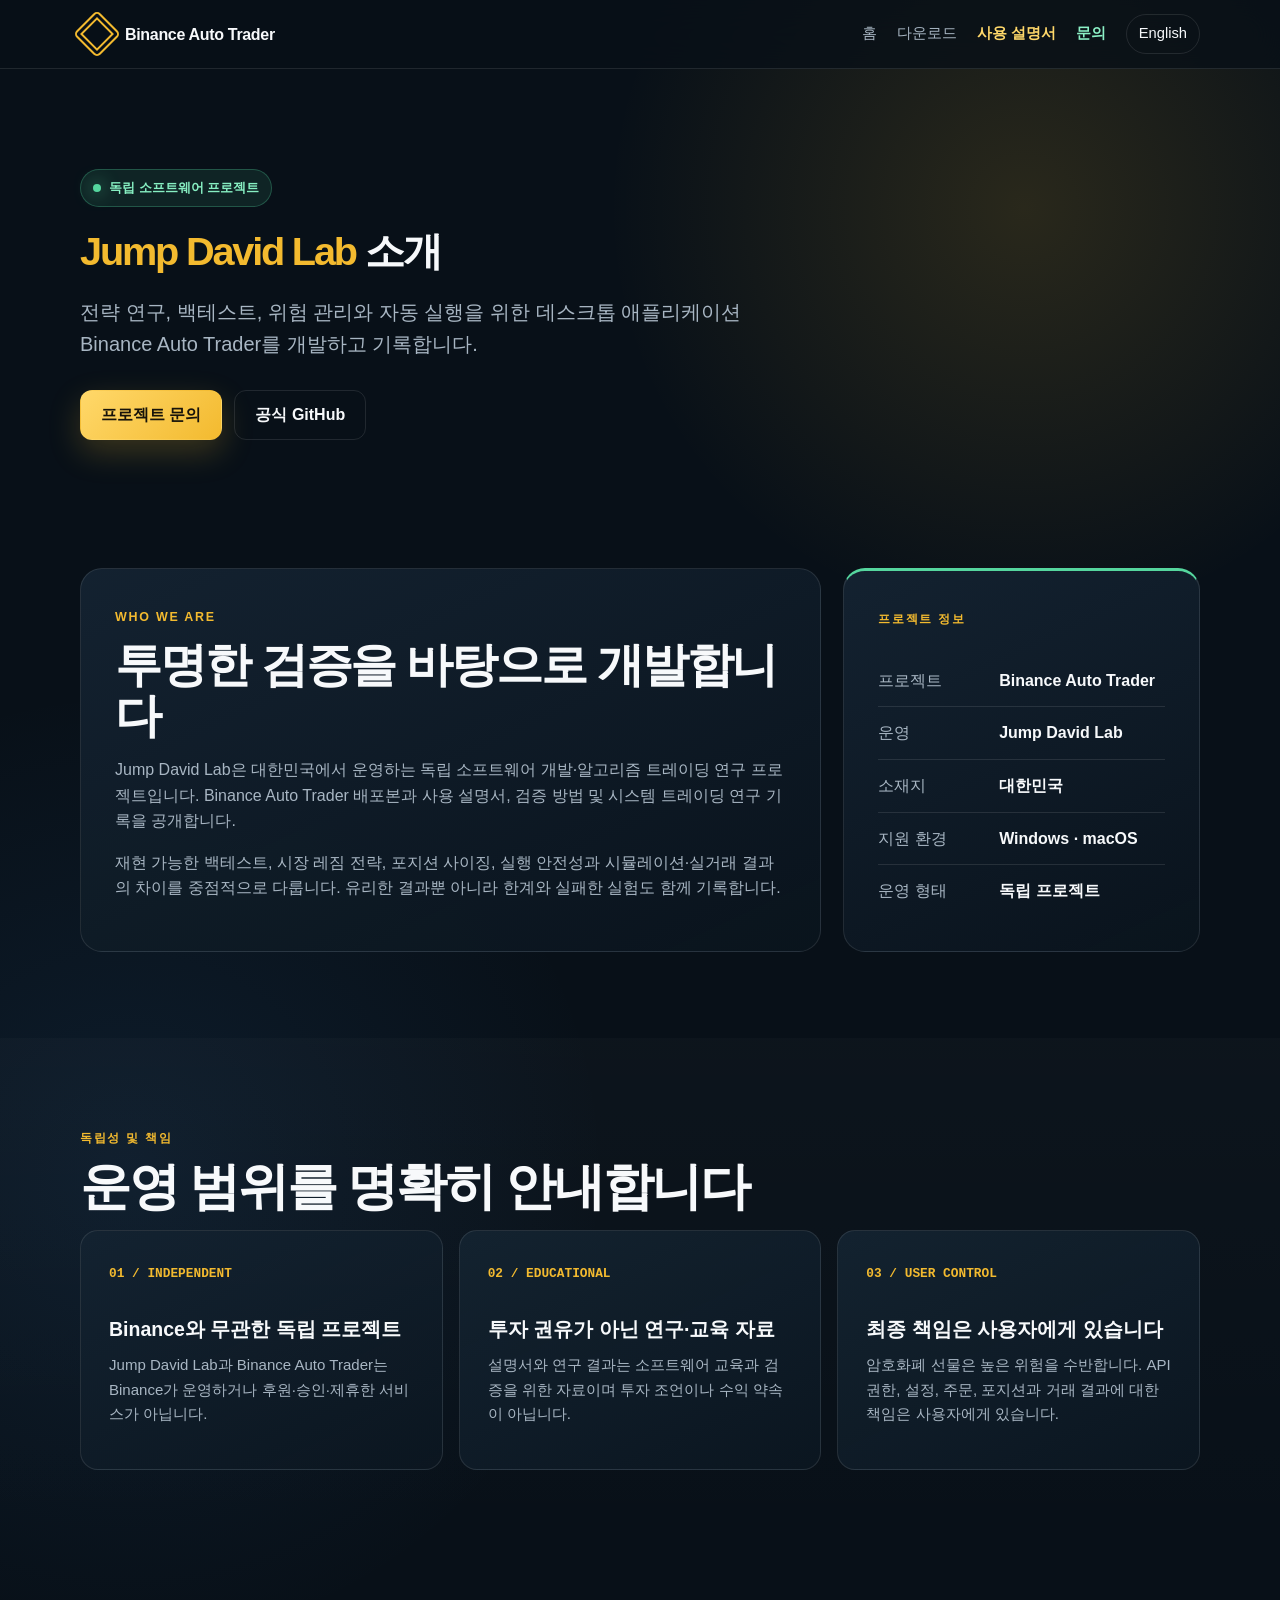
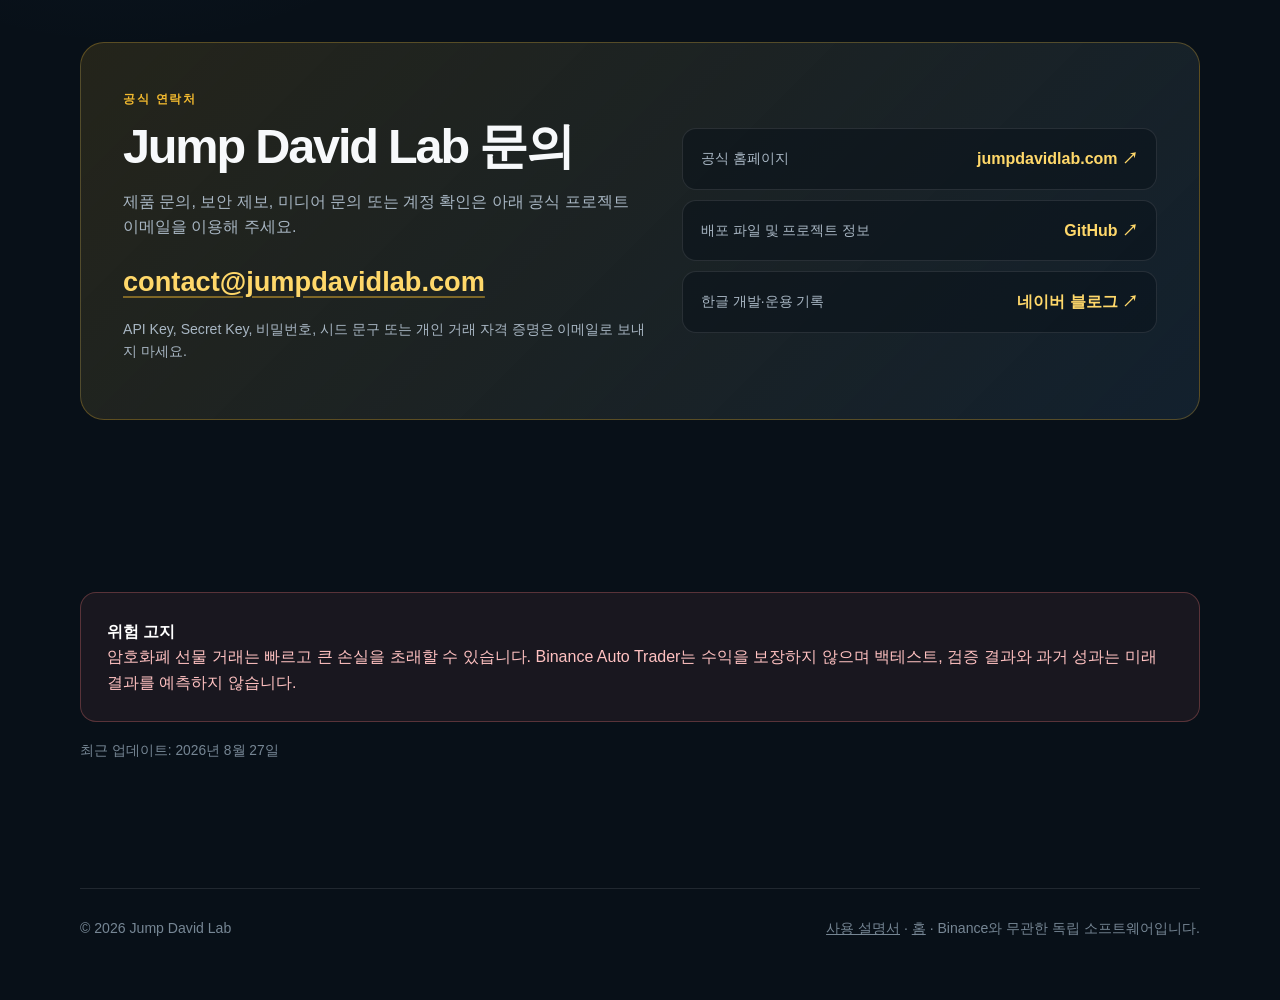
<file: docs/ko/about/index.html>
<!doctype html>
<html lang="ko">
<head>
  <meta charset="utf-8">
  <meta name="viewport" content="width=device-width,initial-scale=1">
  <meta name="description" content="Binance Auto Trader를 개발하는 독립 프로젝트 Jump David Lab의 소개, 공식 연락처와 프로젝트 링크입니다.">
  <meta name="theme-color" content="#081018">
  <title>소개 및 문의 — Jump David Lab</title>
  <link rel="canonical" href="https://www.jumpdavidlab.com/ko/about/">
  <link rel="alternate" hreflang="en" href="https://www.jumpdavidlab.com/about/">
  <link rel="alternate" hreflang="ko" href="https://www.jumpdavidlab.com/ko/about/">
  <link rel="alternate" hreflang="x-default" href="https://www.jumpdavidlab.com/about/">
  <link rel="stylesheet" href="../../styles.css?v=20260828-2">
</head>
<body>
  <nav class="nav" aria-label="주요 메뉴"><div class="wrap nav-inner">
    <a class="brand" href="../"><span class="mark" aria-hidden="true"></span><span>Binance Auto Trader</span></a>
    <div class="nav-links"><a href="../">홈</a><a href="../#downloads">다운로드</a><a class="manual-tab" href="../../manual/ko/">사용 설명서</a><a class="about-tab" href="#contact">문의</a><a class="lang" href="../../about/" lang="en">English</a></div>
  </div></nav>
  <main class="subpage">
    <header class="about-hero"><div class="wrap">
      <span class="eyebrow"><span class="dot"></span>독립 소프트웨어 프로젝트</span>
      <h1><span class="gold">Jump David Lab</span> 소개</h1>
      <p class="lead">전략 연구, 백테스트, 위험 관리와 자동 실행을 위한 데스크톱 애플리케이션 Binance Auto Trader를 개발하고 기록합니다.</p>
      <div class="actions"><a class="button primary" href="#contact">프로젝트 문의</a><a class="button" href="https://github.com/jump-david/binance-auto-trader">공식 GitHub</a></div>
    </div></header>

    <section><div class="wrap about-grid">
      <article class="about-panel">
        <span class="section-kicker">Who we are</span>
        <h2>투명한 검증을 바탕으로 개발합니다</h2>
        <p>Jump David Lab은 대한민국에서 운영하는 독립 소프트웨어 개발·알고리즘 트레이딩 연구 프로젝트입니다. Binance Auto Trader 배포본과 사용 설명서, 검증 방법 및 시스템 트레이딩 연구 기록을 공개합니다.</p>
        <p>재현 가능한 백테스트, 시장 레짐 전략, 포지션 사이징, 실행 안전성과 시뮬레이션·실거래 결과의 차이를 중점적으로 다룹니다. 유리한 결과뿐 아니라 한계와 실패한 실험도 함께 기록합니다.</p>
      </article>
      <aside class="about-panel fact-panel">
        <span class="section-kicker">프로젝트 정보</span>
        <dl class="fact-list">
          <div><dt>프로젝트</dt><dd>Binance Auto Trader</dd></div>
          <div><dt>운영</dt><dd>Jump David Lab</dd></div>
          <div><dt>소재지</dt><dd>대한민국</dd></div>
          <div><dt>지원 환경</dt><dd>Windows · macOS</dd></div>
          <div><dt>운영 형태</dt><dd>독립 프로젝트</dd></div>
        </dl>
      </aside>
    </div></section>

    <section class="about-band"><div class="wrap">
      <span class="section-kicker">독립성 및 책임</span>
      <h2>운영 범위를 명확히 안내합니다</h2>
      <div class="cards about-cards">
        <article class="card"><span class="card-num">01 / INDEPENDENT</span><h3>Binance와 무관한 독립 프로젝트</h3><p>Jump David Lab과 Binance Auto Trader는 Binance가 운영하거나 후원·승인·제휴한 서비스가 아닙니다.</p></article>
        <article class="card"><span class="card-num">02 / EDUCATIONAL</span><h3>투자 권유가 아닌 연구·교육 자료</h3><p>설명서와 연구 결과는 소프트웨어 교육과 검증을 위한 자료이며 투자 조언이나 수익 약속이 아닙니다.</p></article>
        <article class="card"><span class="card-num">03 / USER CONTROL</span><h3>최종 책임은 사용자에게 있습니다</h3><p>암호화폐 선물은 높은 위험을 수반합니다. API 권한, 설정, 주문, 포지션과 거래 결과에 대한 책임은 사용자에게 있습니다.</p></article>
      </div>
    </div></section>

    <section id="contact"><div class="wrap contact-card">
      <div>
        <span class="section-kicker">공식 연락처</span>
        <h2>Jump David Lab 문의</h2>
        <p>제품 문의, 보안 제보, 미디어 문의 또는 계정 확인은 아래 공식 프로젝트 이메일을 이용해 주세요.</p>
        <p class="contact-address"><a href="mailto:contact@jumpdavidlab.com">contact@jumpdavidlab.com</a></p>
        <p class="contact-safety">API Key, Secret Key, 비밀번호, 시드 문구 또는 개인 거래 자격 증명은 이메일로 보내지 마세요.</p>
      </div>
      <div class="official-links" aria-label="공식 프로젝트 링크">
        <a href="https://www.jumpdavidlab.com/"><span>공식 홈페이지</span><strong>jumpdavidlab.com ↗</strong></a>
        <a href="https://github.com/jump-david/binance-auto-trader"><span>배포 파일 및 프로젝트 정보</span><strong>GitHub ↗</strong></a>
        <a href="https://blog.naver.com/jump_david"><span>한글 개발·운용 기록</span><strong>네이버 블로그 ↗</strong></a>
      </div>
    </div></section>

    <section><div class="wrap"><div class="warning"><b>위험 고지</b><br>암호화폐 선물 거래는 빠르고 큰 손실을 초래할 수 있습니다. Binance Auto Trader는 수익을 보장하지 않으며 백테스트, 검증 결과와 과거 성과는 미래 결과를 예측하지 않습니다.</div><p class="updated">최근 업데이트: 2026년 8월 27일</p></div></section>
  </main>
  <footer><div class="wrap footer-inner"><span>© 2026 Jump David Lab</span><span><a href="../../manual/ko/">사용 설명서</a> · <a href="../">홈</a> · Binance와 무관한 독립 소프트웨어입니다.</span></div></footer>
</body>
</html>
</file>
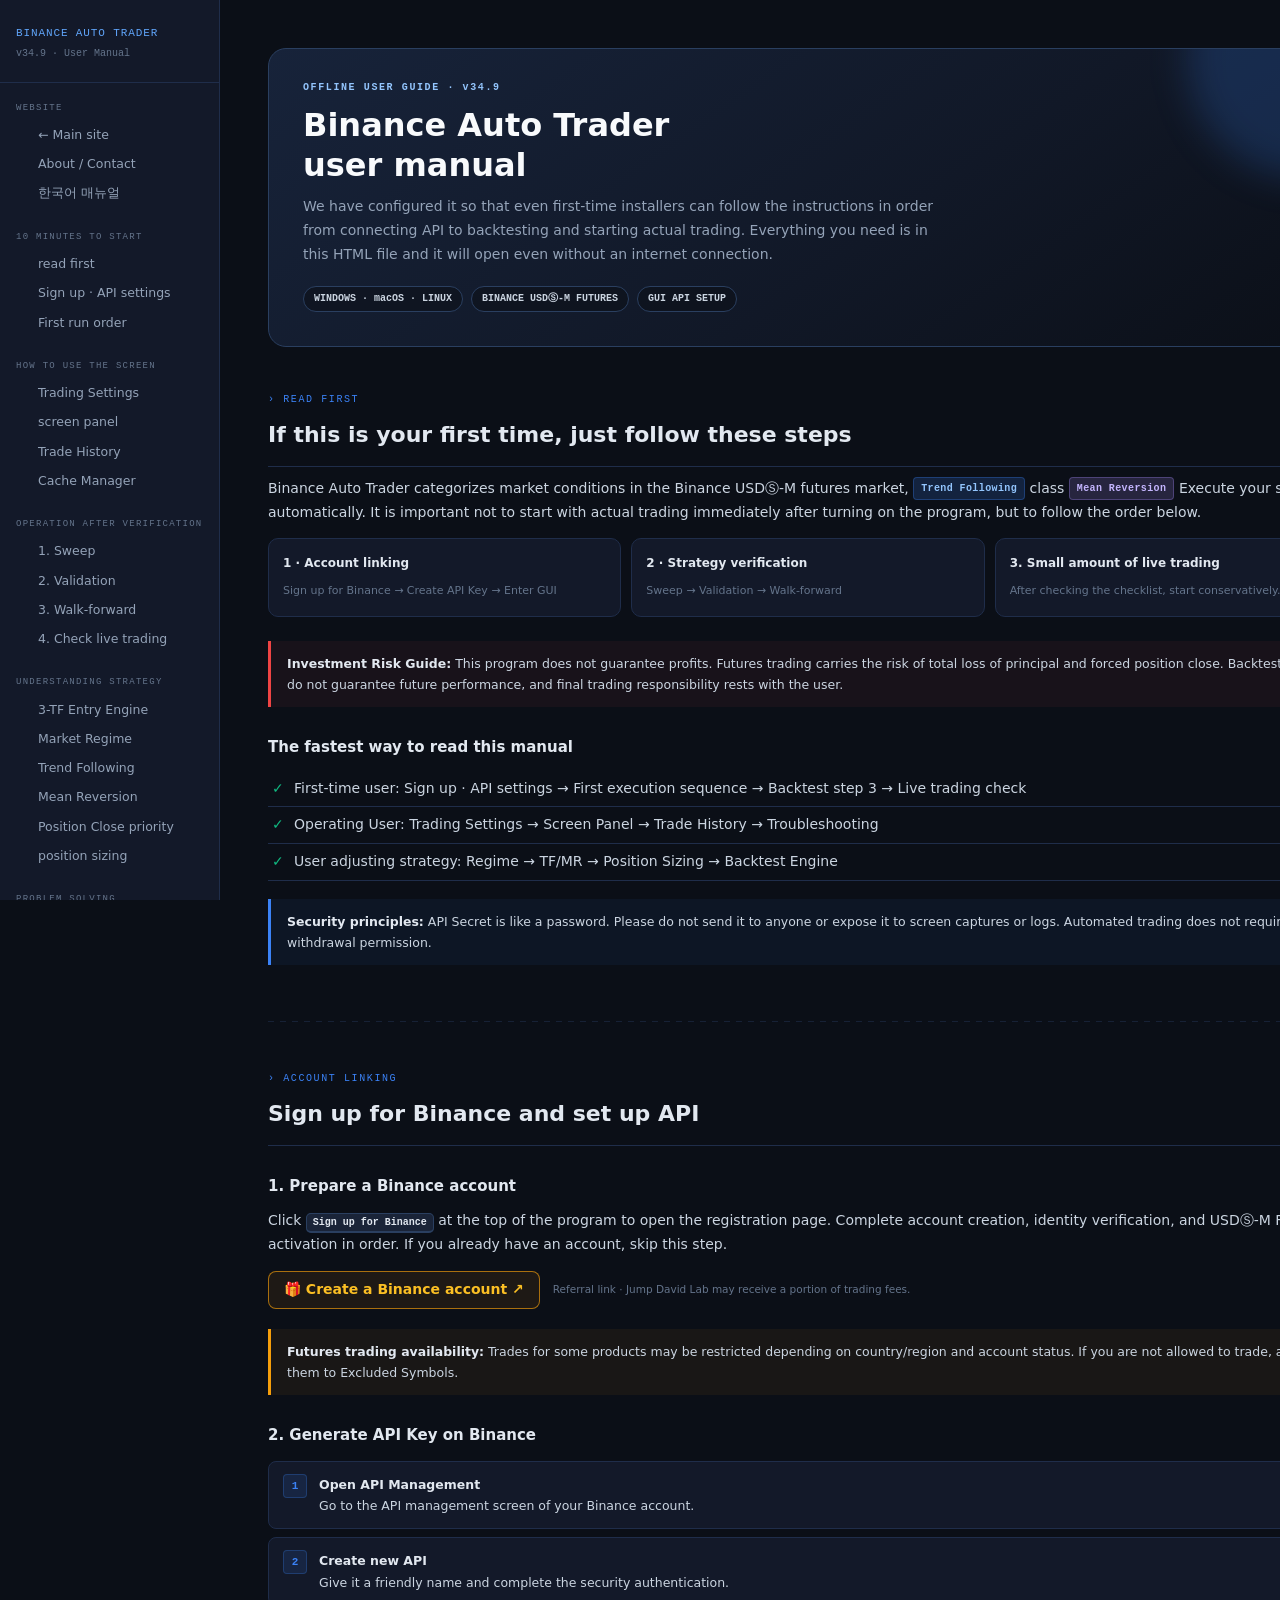
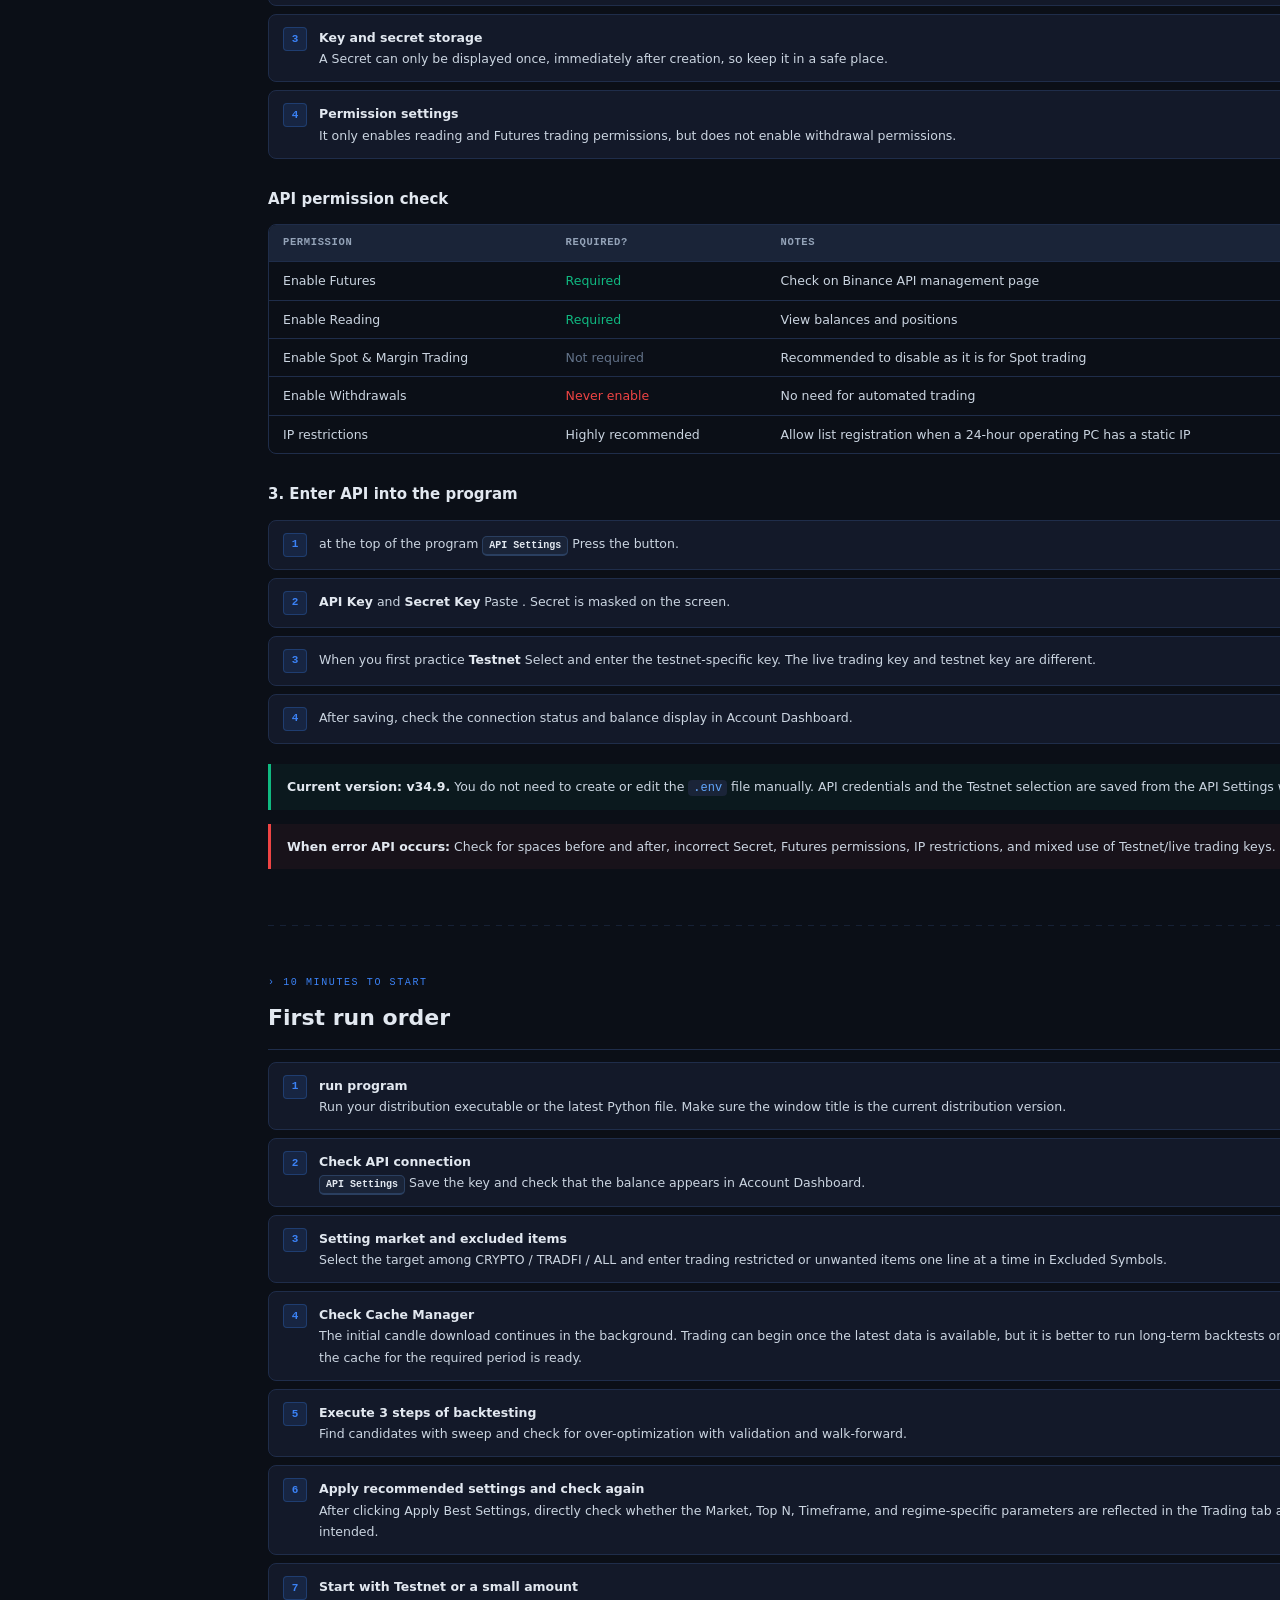
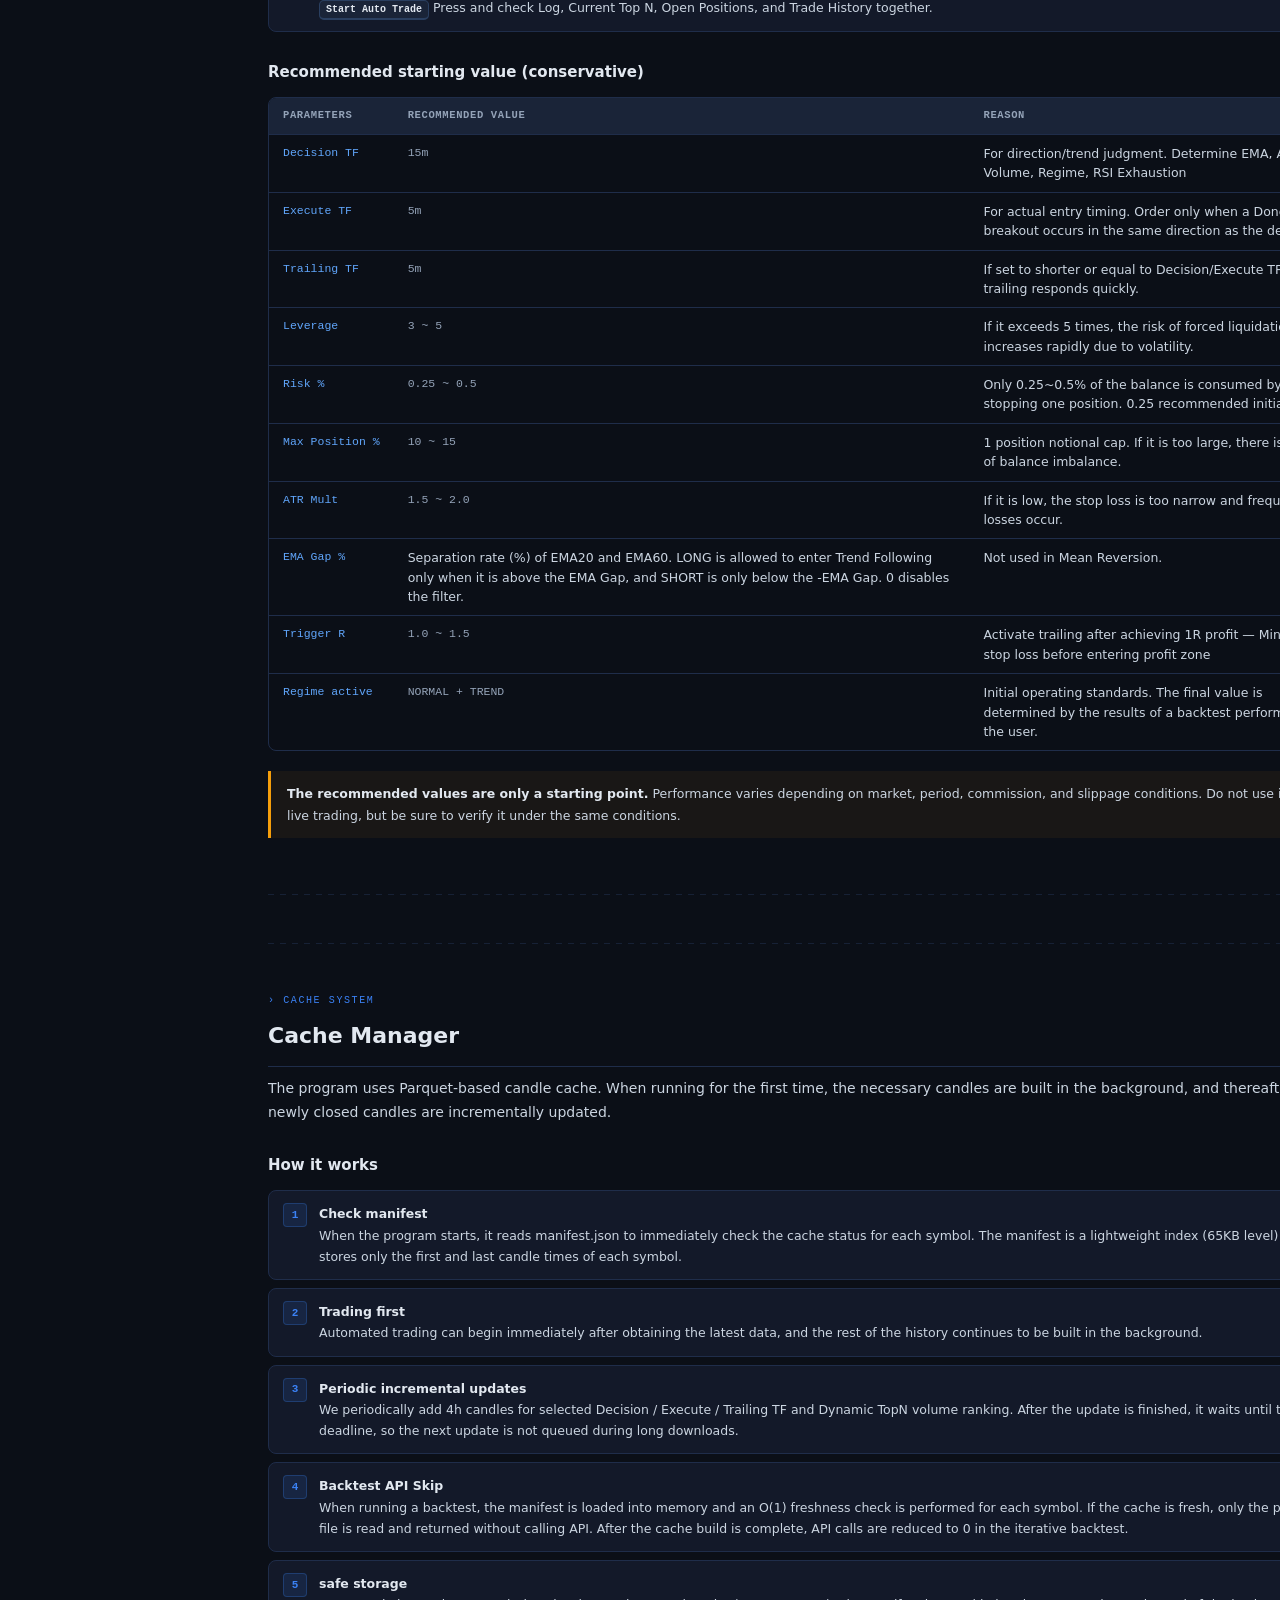
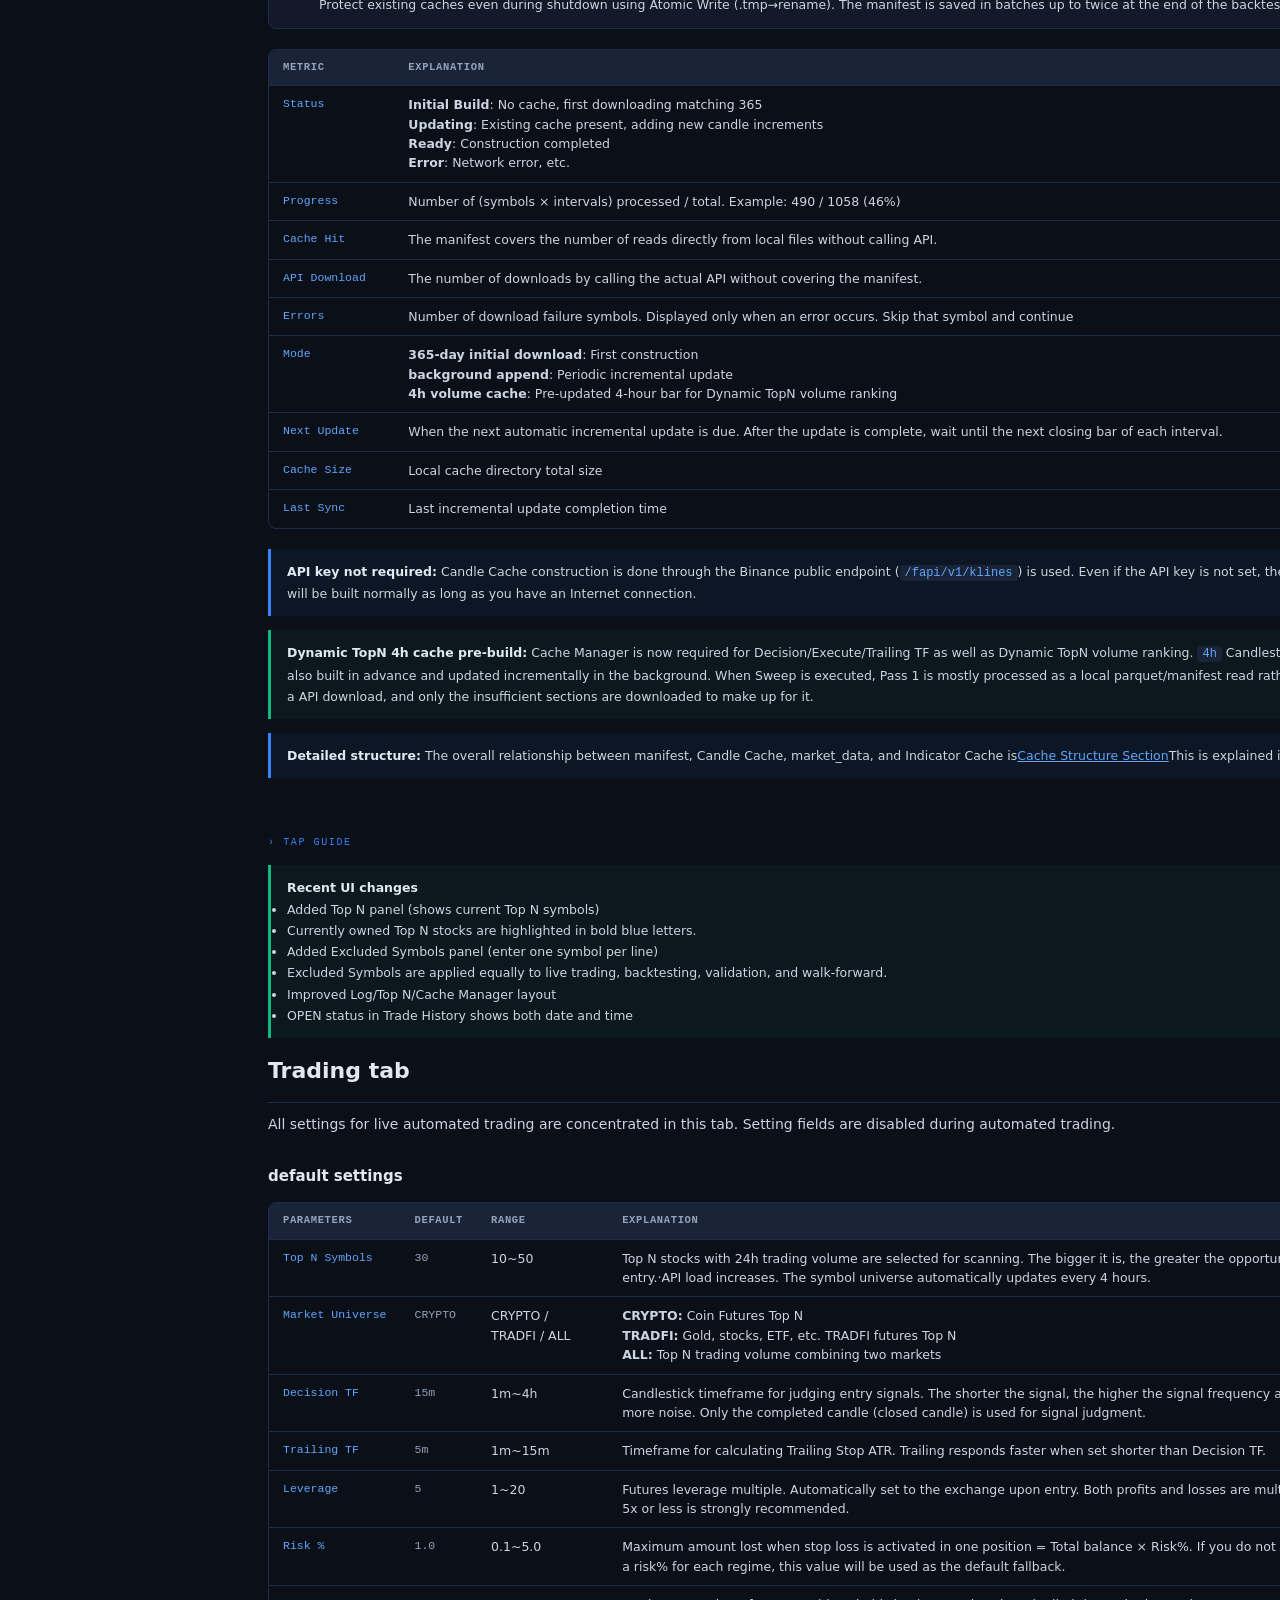
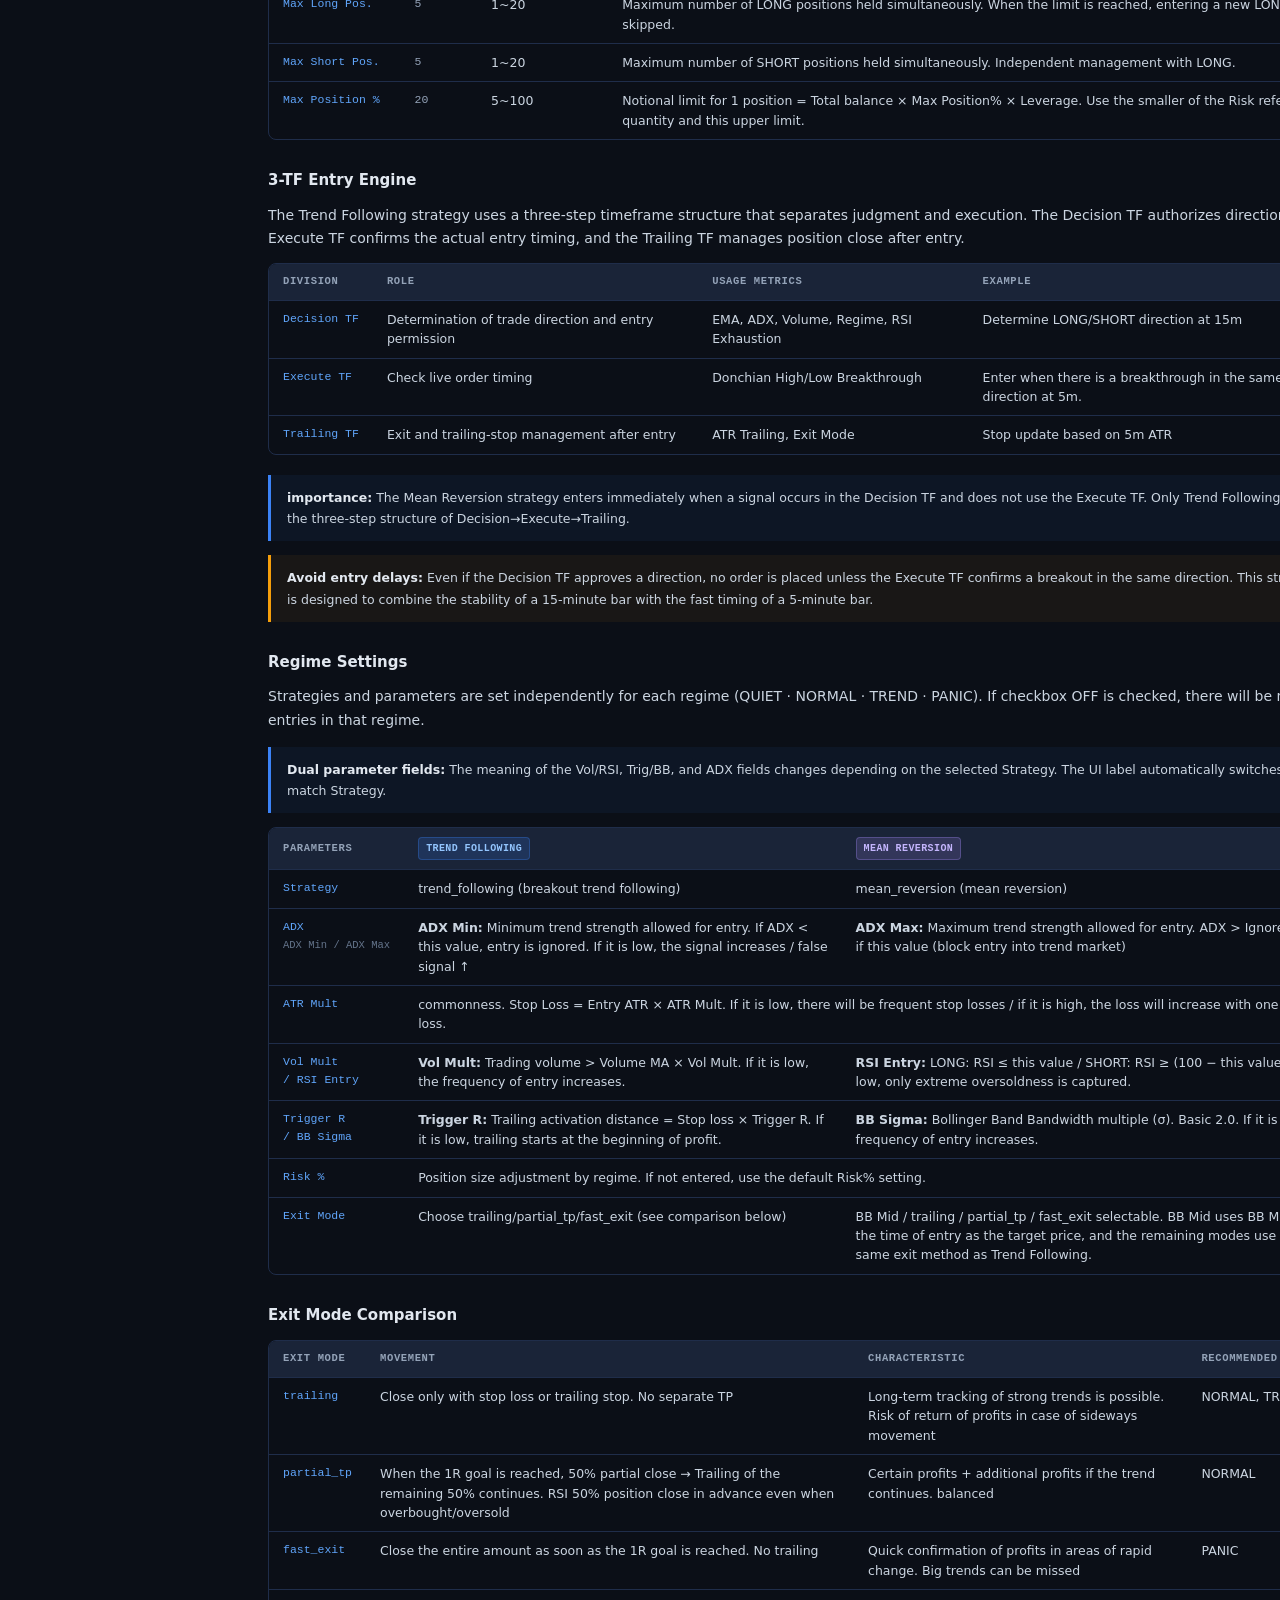
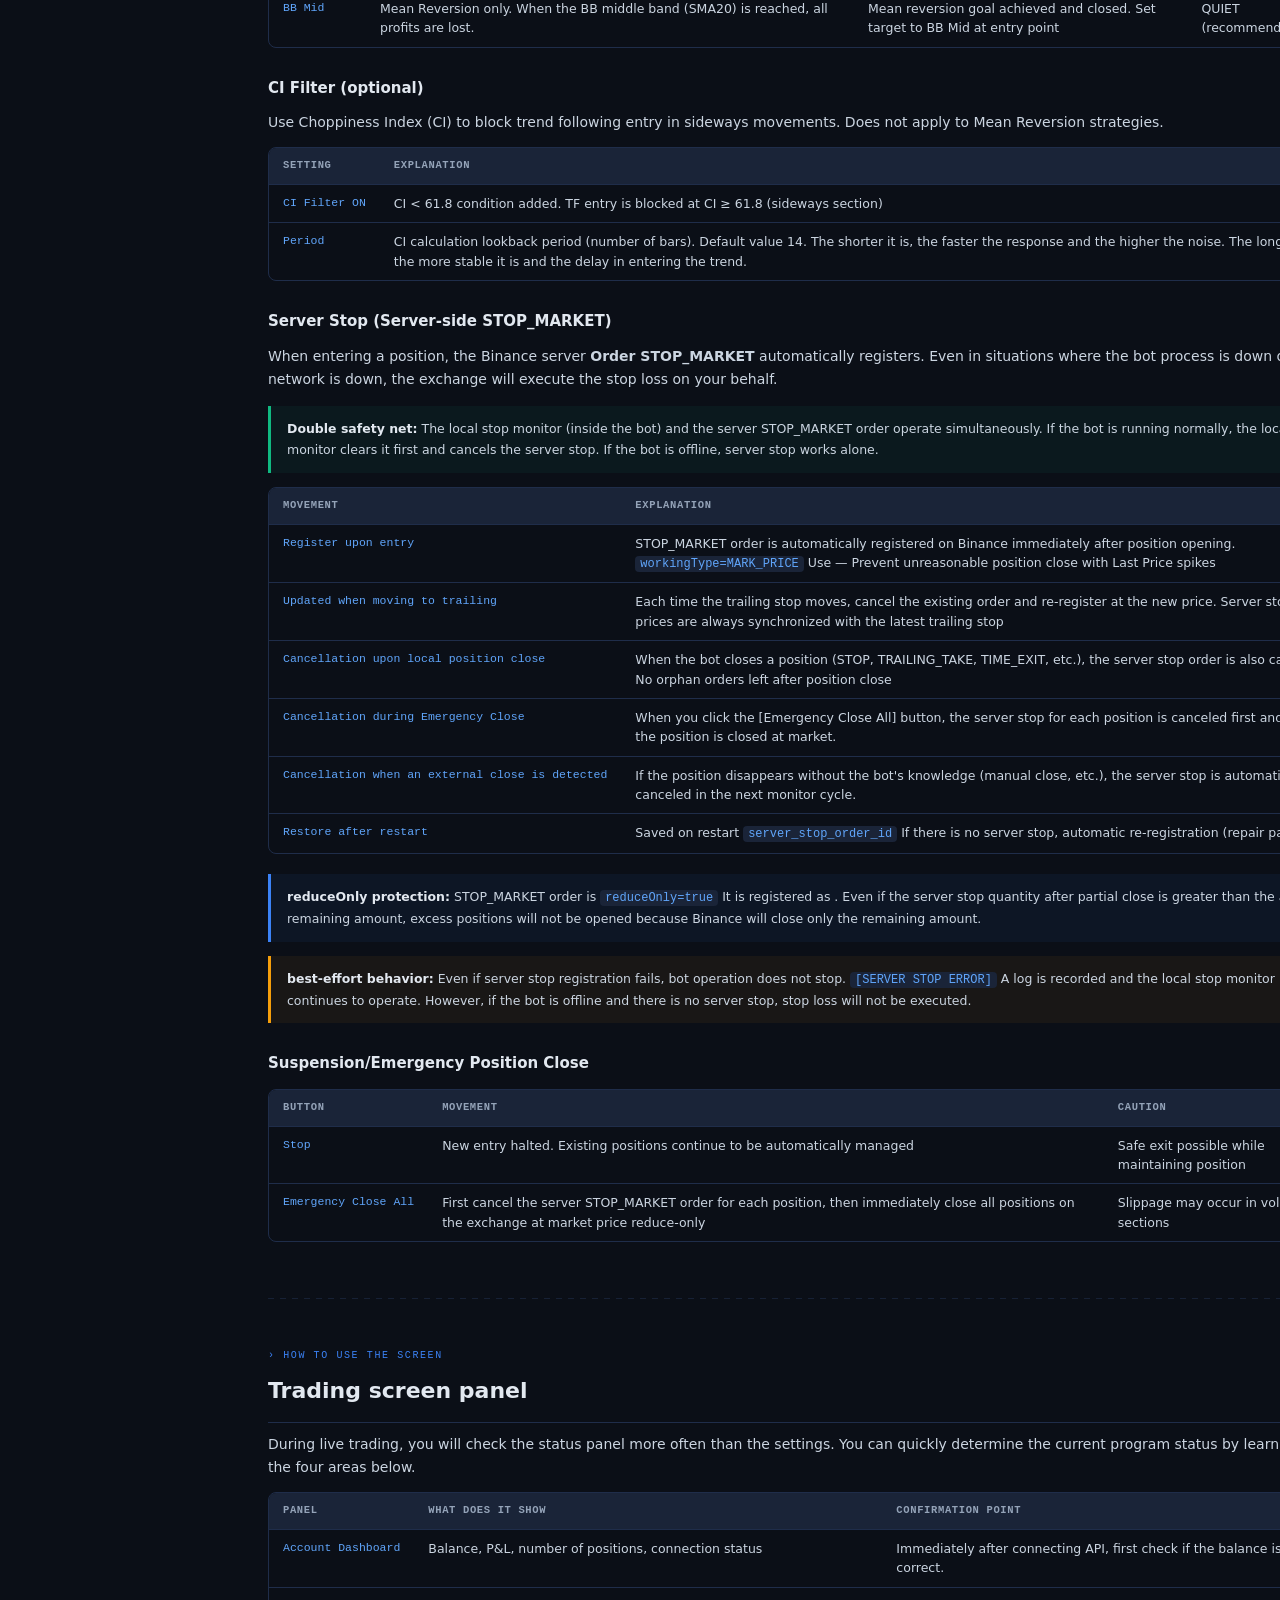
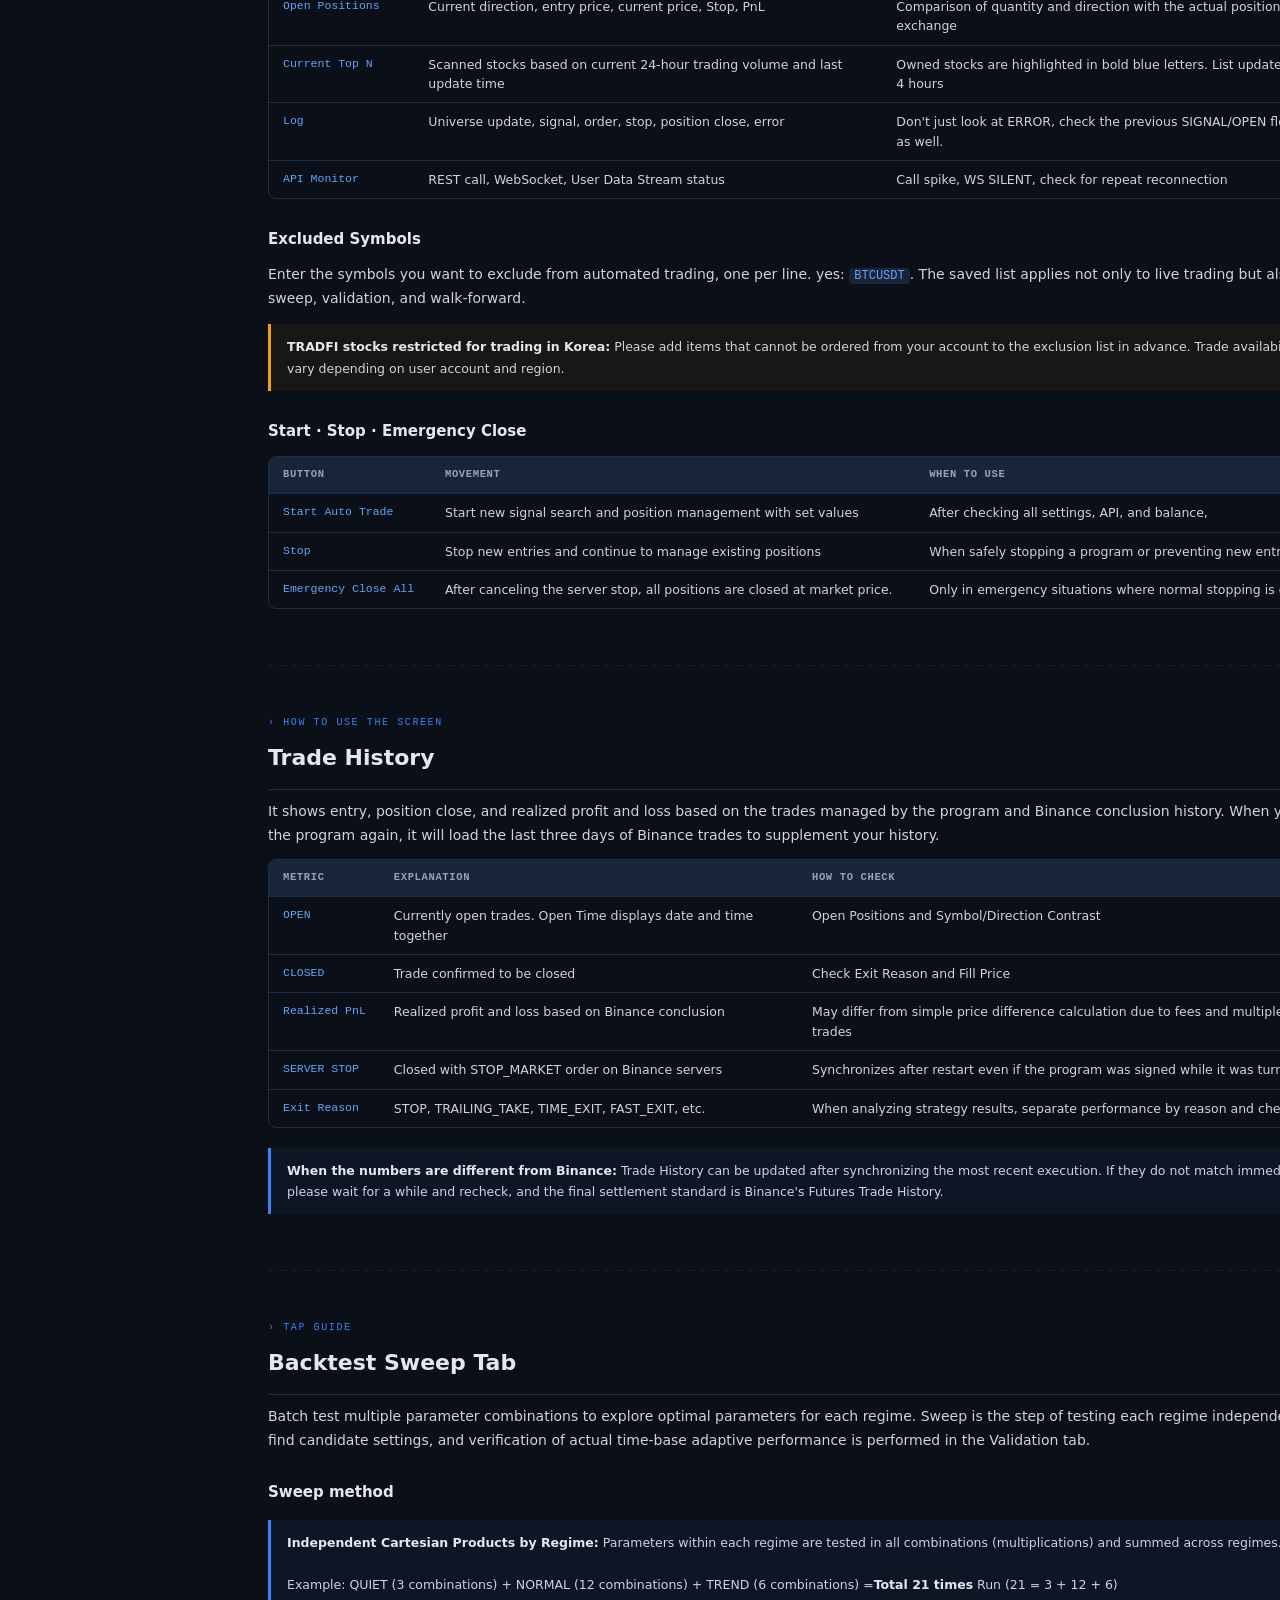
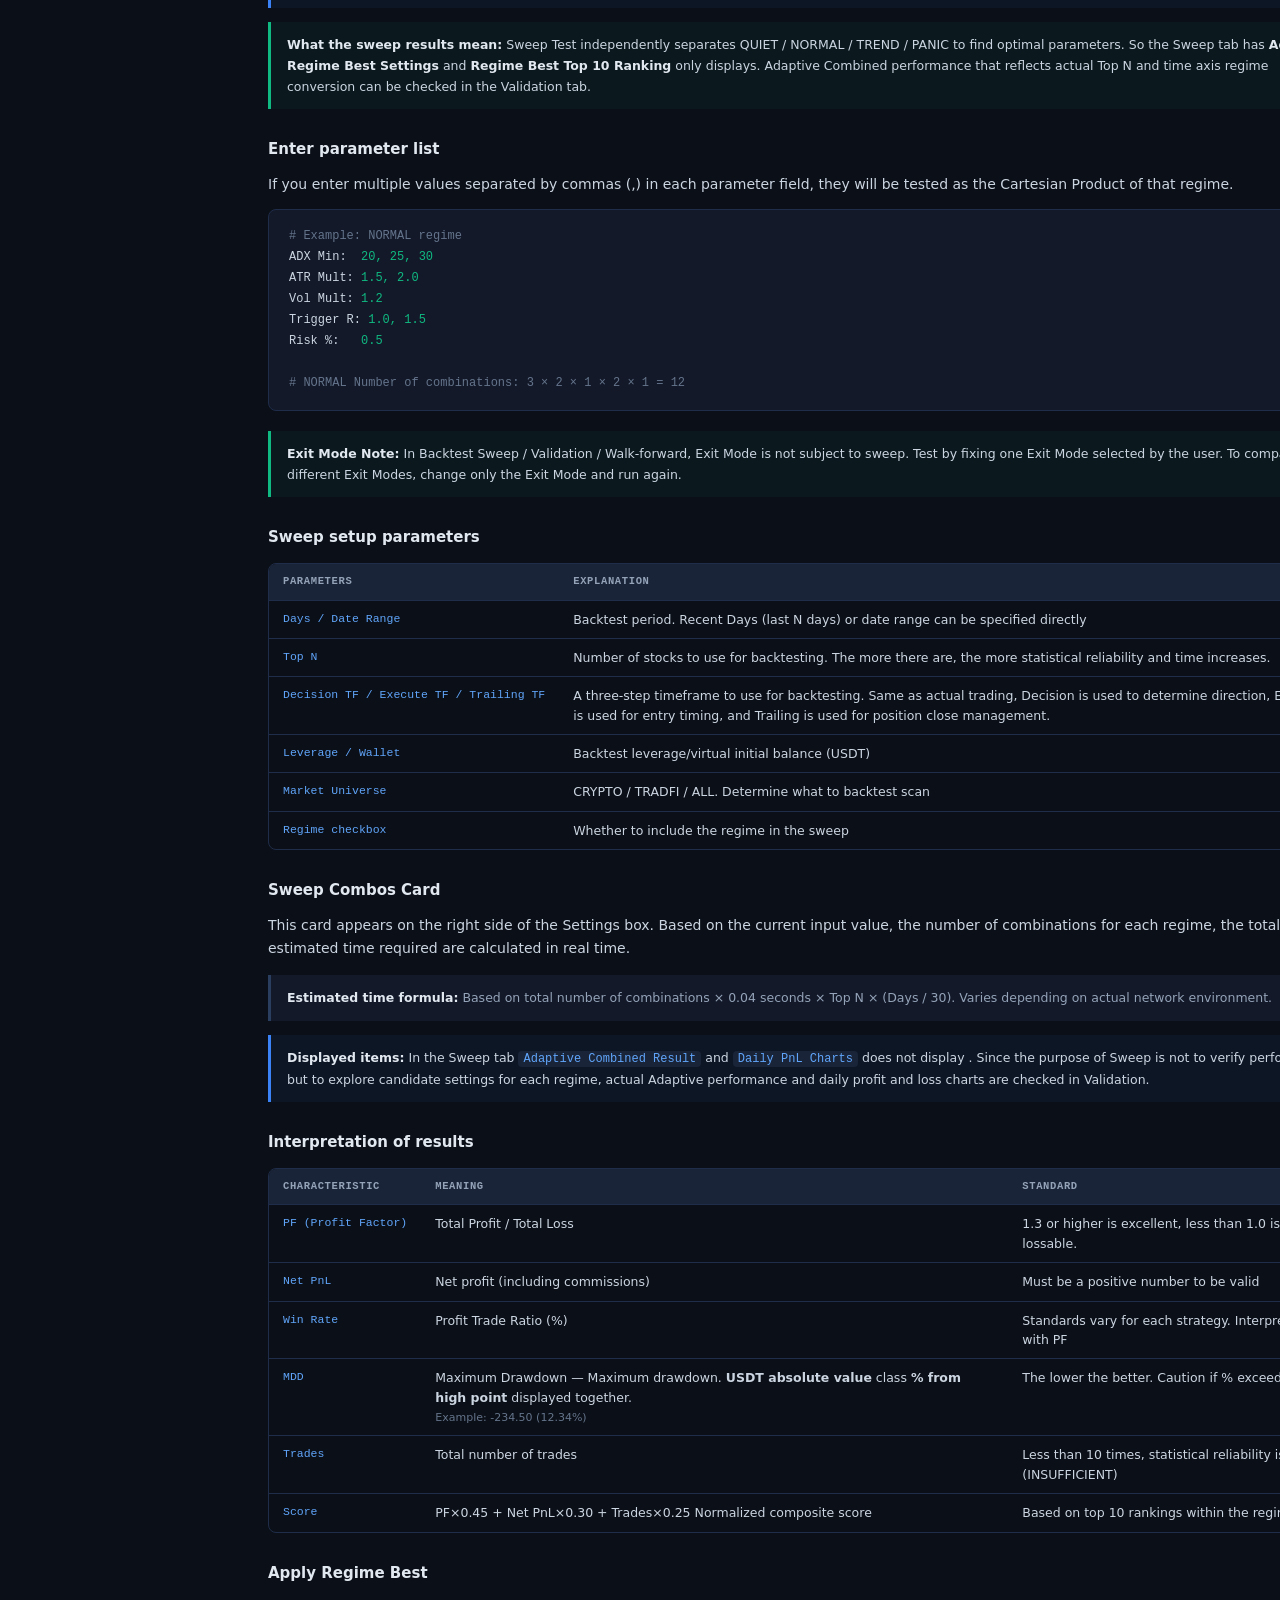
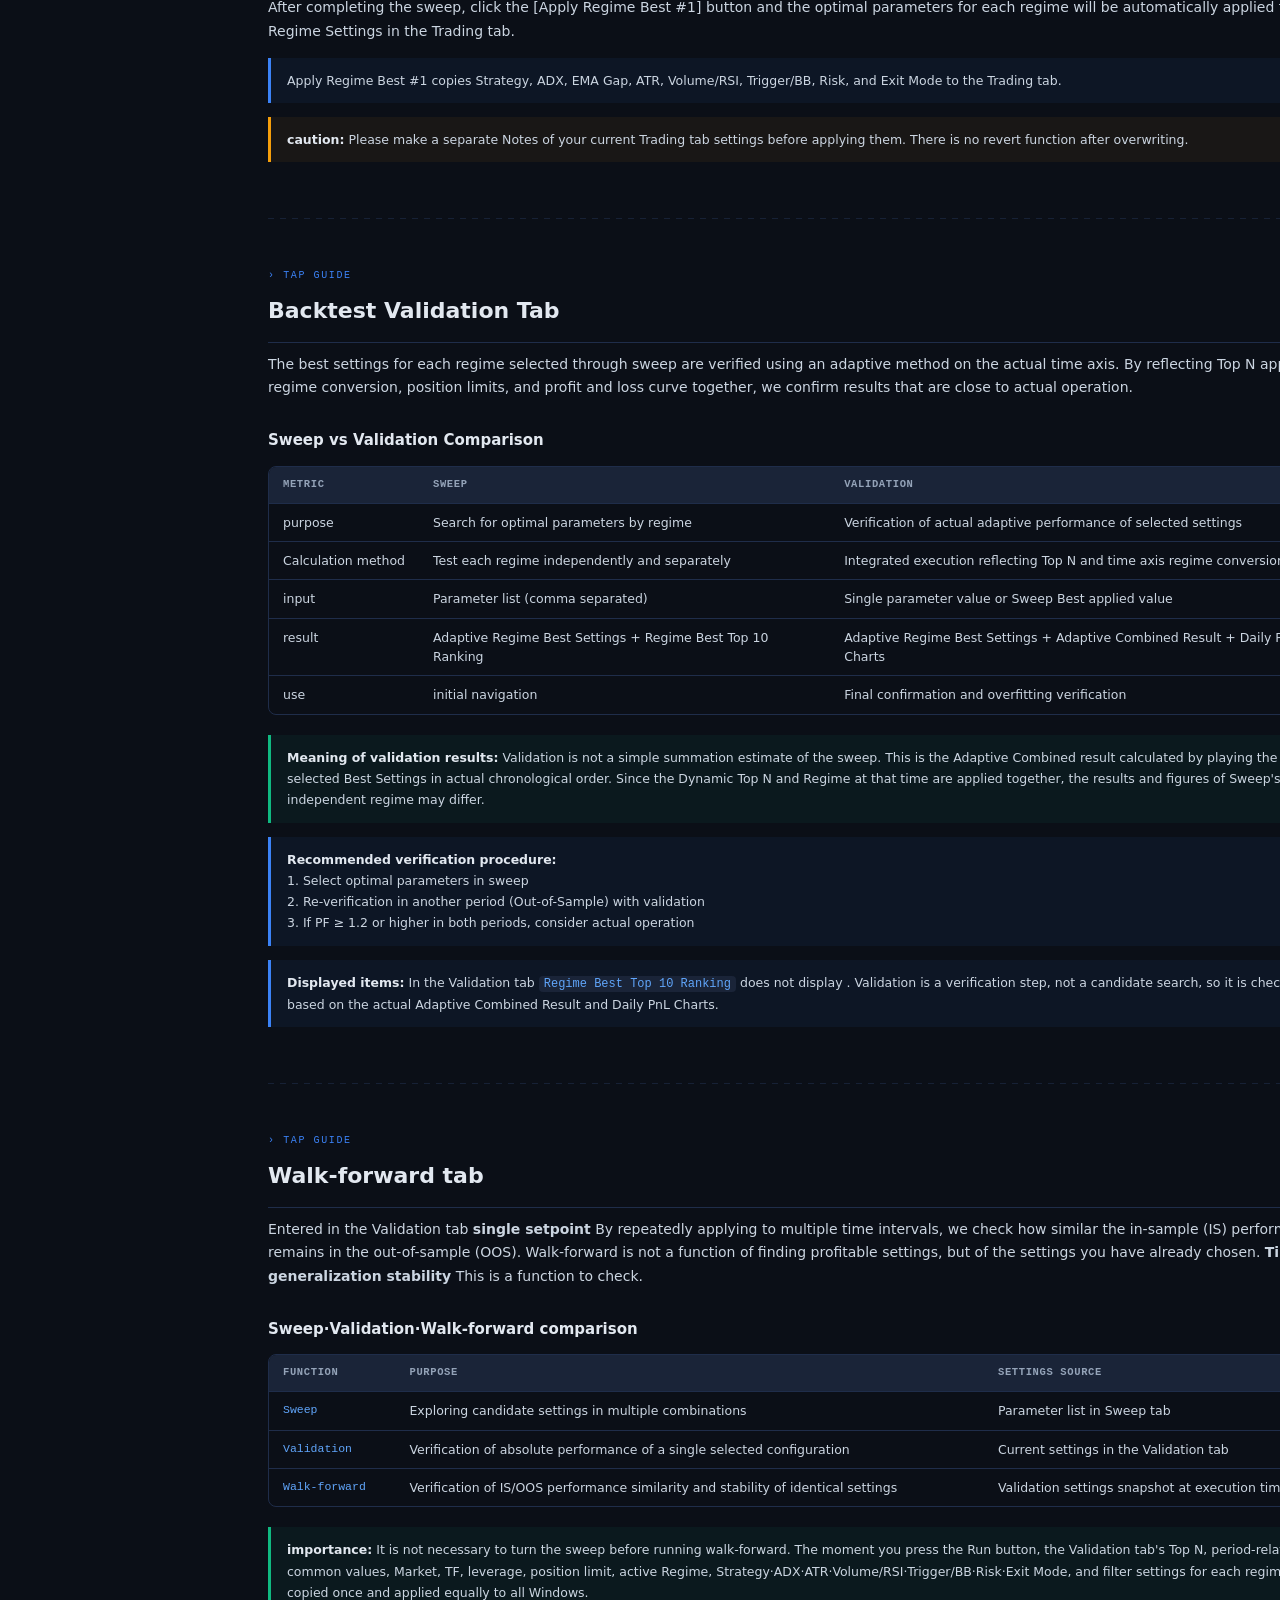
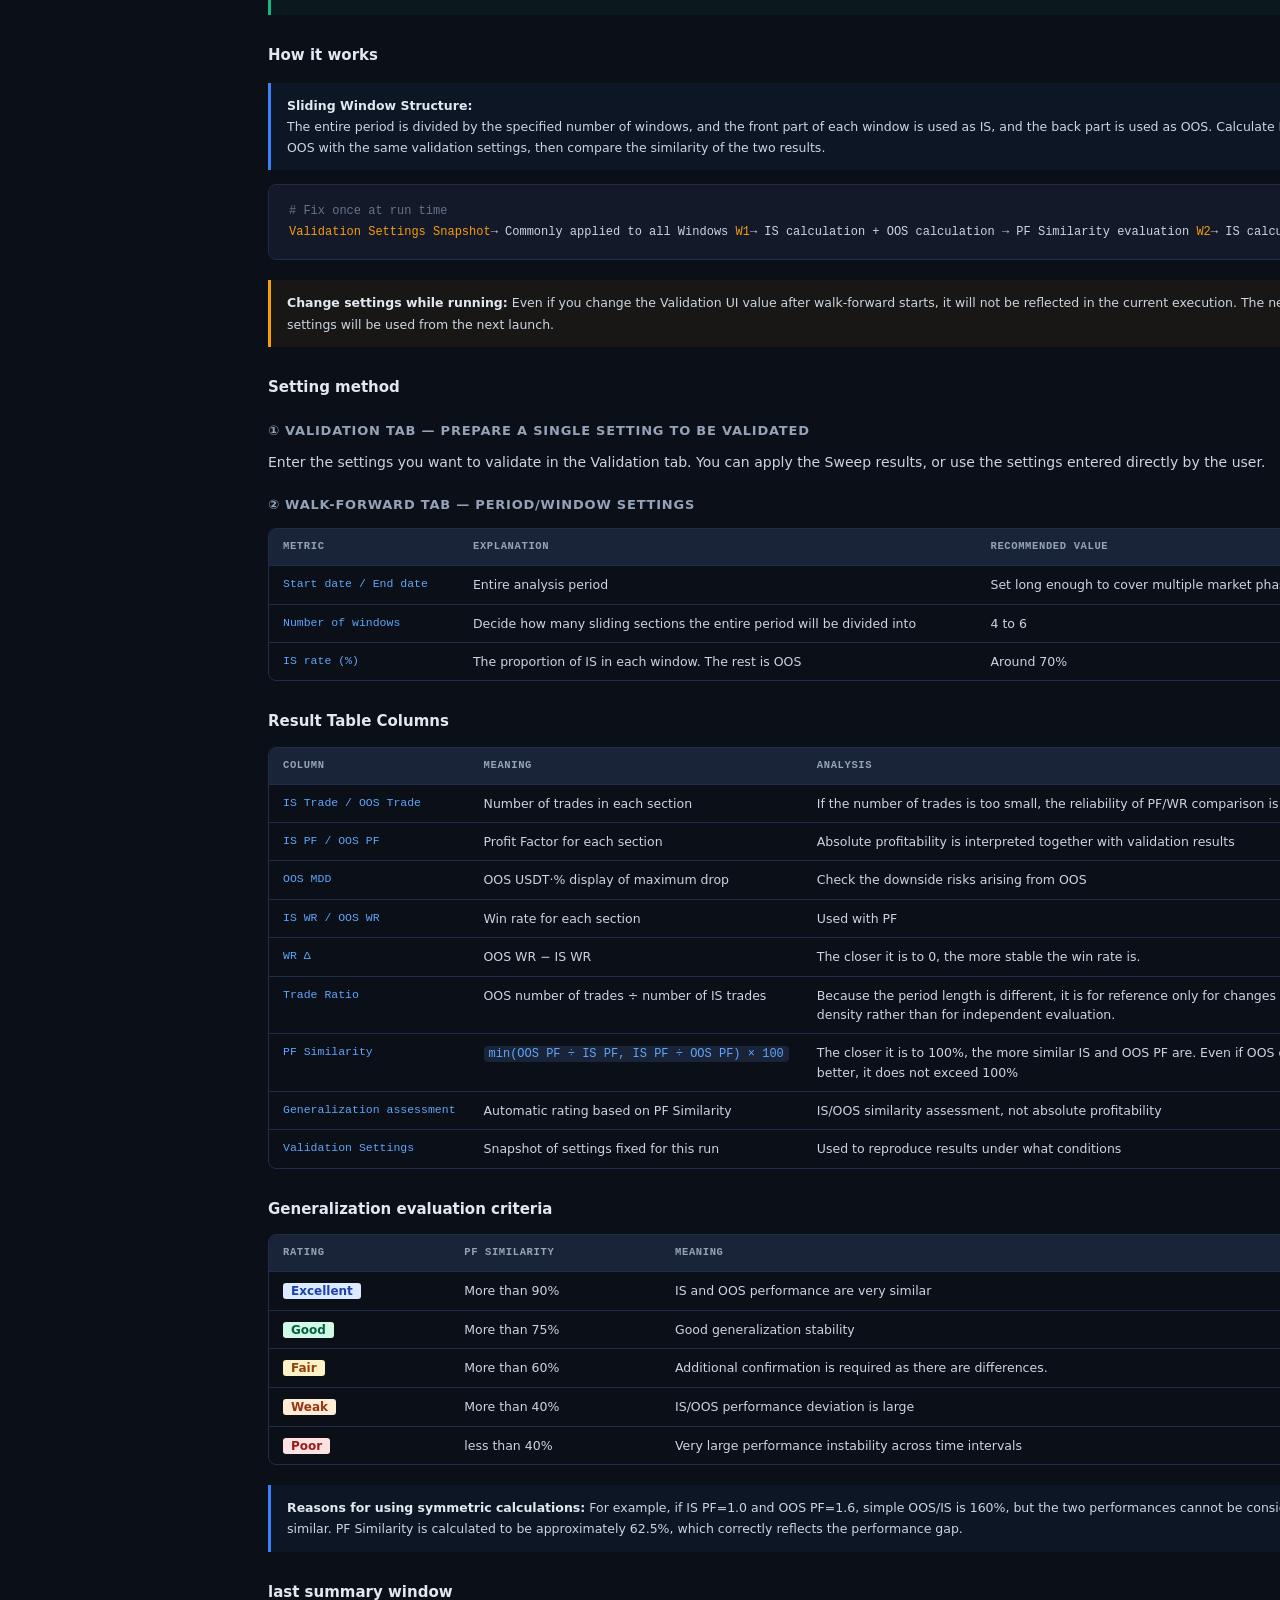
<file: docs/manual/en/index.html>
<!DOCTYPE html>

<html lang="en">
<head>
<meta charset="utf-8"/>
<meta content="width=device-width, initial-scale=1.0" name="viewport"/>
<title>Binance Auto Trader v34.9 — User Manual</title>
<link href="https://www.jumpdavidlab.com/manual/en/" rel="canonical"/>
<link href="https://www.jumpdavidlab.com/manual/en/" hreflang="en" rel="alternate"/>
<link href="https://www.jumpdavidlab.com/manual/ko/" hreflang="ko" rel="alternate"/>
<style>
*, *::before, *::after { box-sizing: border-box; margin: 0; padding: 0; }

:root {
  --base:     #0B0F17;
  --surface:  #131929;
  --surface2: #1A2438;
  --border:   #1F2D4A;
  --border2:  #2A3F60;
  --accent:   #3B82F6;
  --accent2:  #60A5FA;
  --tf:       #3B82F6;
  --mr:       #A78BFA;
  --green:    #10B981;
  --red:      #EF4444;
  --yellow:   #F59E0B;
  --text:     #CBD5E1;
  --text-hi:  #E2E8F0;
  --text-lo:  #64748B;
  --text-mid: #94A3B8;
  --mono:     ui-monospace, 'Cascadia Code', 'SF Mono', 'Consolas', monospace;
  --sans:     system-ui, -apple-system, 'Segoe UI', 'Apple SD Gothic Neo', 'Noto Sans KR', sans-serif;
  --sidebar-w: 220px;
  --content-max: 860px;
}

.hero {
  position: relative;
  overflow: hidden;
  background: linear-gradient(145deg, #17233a 0%, #111827 58%, #0b0f17 100%);
  border: 1px solid var(--border2);
  border-radius: 18px;
  padding: 34px;
  margin-bottom: 44px;
}
.hero::after {
  content: '';
  position: absolute;
  width: 240px; height: 240px;
  right: -80px; top: -110px;
  border-radius: 50%;
  background: rgba(59,130,246,.20);
  filter: blur(18px);
}
.hero-kicker { font: 700 10px/1 var(--mono); color: #93c5fd; letter-spacing: .16em; }
.hero h1 { color: #f8fafc; font-size: 32px; line-height: 1.25; margin: 12px 0 10px; }
.hero p { max-width: 650px; color: var(--text-mid); font-size: 14px; }
.hero-meta { display: flex; flex-wrap: wrap; gap: 8px; margin-top: 20px; }
.hero-meta span { font: 700 10px/1 var(--mono); color: var(--text); border: 1px solid var(--border2); background: rgba(11,15,23,.55); border-radius: 999px; padding: 7px 10px; }

.route-grid { display: grid; grid-template-columns: repeat(3, 1fr); gap: 10px; margin: 14px 0 24px; }
.route-card { display: block; background: var(--surface); border: 1px solid var(--border); border-radius: 10px; padding: 14px; text-decoration: none; color: var(--text); }
.route-card:hover { border-color: var(--accent); transform: translateY(-1px); }
.route-card b { display: block; color: var(--text-hi); font-size: 12px; margin-bottom: 4px; }
.route-card span { color: var(--text-lo); font-size: 11px; }
.checklist { list-style: none; margin: 10px 0 18px; }
.checklist li { position: relative; padding: 6px 0 6px 26px; border-bottom: 1px solid var(--border); }
.checklist li::before { content: '✓'; position: absolute; left: 4px; color: var(--green); font-weight: 800; }
.kbd { font: 700 10px/1 var(--mono); color: var(--text-hi); background: var(--surface2); border: 1px solid var(--border2); border-bottom-width: 2px; border-radius: 5px; padding: 3px 6px; }
.manual-referral { display: flex; align-items: center; flex-wrap: wrap; gap: 9px 13px; margin: 14px 0 20px; }
.manual-referral a { display: inline-flex; align-items: center; min-height: 38px; padding: 0 15px; border: 1px solid rgba(245,158,11,.65); border-radius: 8px; color: #FBBF24; background: rgba(245,158,11,.08); font-weight: 800; text-decoration: none; }
.manual-referral a:hover { border-color: #F59E0B; background: rgba(245,158,11,.15); }
.manual-referral span { color: var(--text-lo); font-size: 10.5px; }

html { font-size: 14px; scroll-behavior: smooth; }

body {
  font-family: var(--sans);
  background: var(--base);
  color: var(--text);
  line-height: 1.7;
  display: flex;
  min-height: 100vh;
}

/* ── Sidebar ─────────────────────────────────────────── */
#sidebar {
  position: fixed;
  top: 0; left: 0; bottom: 0;
  width: var(--sidebar-w);
  background: var(--surface);
  border-right: 1px solid var(--border);
  overflow-y: auto;
  padding: 24px 0 40px;
  z-index: 100;
}

.sb-logo {
  padding: 0 16px 20px;
  border-bottom: 1px solid var(--border);
  margin-bottom: 12px;
}
.sb-logo .prog { font-family: var(--mono); font-size: 11px; color: var(--accent2); letter-spacing: .08em; }
.sb-logo .ver  { font-family: var(--mono); font-size: 10px; color: var(--text-lo); margin-top: 2px; }

.sb-section { padding: 4px 16px; margin-top: 14px; }
.sb-section-label {
  font-family: var(--mono);
  font-size: 9px;
  color: var(--text-lo);
  letter-spacing: .14em;
  text-transform: uppercase;
  margin-bottom: 4px;
}

#sidebar a {
  display: block;
  padding: 4px 16px 4px 20px;
  font-size: 12.5px;
  color: var(--text-mid);
  text-decoration: none;
  border-left: 2px solid transparent;
  transition: color .15s, border-color .15s;
  white-space: nowrap;
  overflow: hidden;
  text-overflow: ellipsis;
}
#sidebar a:hover { color: var(--text-hi); border-left-color: var(--border2); }
#sidebar a.active { color: var(--accent2); border-left-color: var(--accent); }

/* ── Main ────────────────────────────────────────────── */
#main {
  margin-left: var(--sidebar-w);
  flex: 1;
  padding: 48px 48px 80px;
  max-width: calc(var(--sidebar-w) + var(--content-max) + 96px);
}

/* ── Section headers ────────────────────────────────── */
.section { margin-bottom: 56px; scroll-margin-top: 32px; }
[id] { scroll-margin-top: 32px; }

.section-eyebrow {
  font-family: var(--mono);
  font-size: 10px;
  color: var(--accent);
  letter-spacing: .16em;
  text-transform: uppercase;
  margin-bottom: 8px;
}
.section-eyebrow::before { content: '› '; }

h2 {
  font-family: var(--sans);
  font-size: 22px;
  font-weight: 700;
  color: var(--text-hi);
  text-wrap: balance;
  margin-bottom: 10px;
  padding-bottom: 12px;
  border-bottom: 1px solid var(--border);
}

h3 {
  font-size: 15px;
  font-weight: 700;
  color: var(--text-hi);
  margin: 28px 0 10px;
  text-wrap: balance;
}

h4 {
  font-size: 13px;
  font-weight: 700;
  color: var(--text-mid);
  margin: 20px 0 8px;
  text-transform: uppercase;
  letter-spacing: .06em;
}

p { margin-bottom: 10px; }
p + p { margin-top: 0; }

/* ── Tables ─────────────────────────────────────────── */
.tbl-wrap { overflow-x: auto; margin: 12px 0 20px; border-radius: 8px; border: 1px solid var(--border); }

table {
  width: 100%;
  border-collapse: collapse;
  font-size: 12.5px;
  font-variant-numeric: tabular-nums;
}

thead th {
  background: var(--surface2);
  color: var(--text-mid);
  font-weight: 700;
  font-family: var(--mono);
  font-size: 10.5px;
  letter-spacing: .06em;
  text-transform: uppercase;
  padding: 9px 14px;
  text-align: left;
  border-bottom: 1px solid var(--border);
  white-space: nowrap;
}

tbody tr { border-bottom: 1px solid var(--border); }
tbody tr:last-child { border-bottom: none; }
tbody tr:hover { background: rgba(59,130,246,.04); }

td {
  padding: 9px 14px;
  vertical-align: top;
  color: var(--text);
  line-height: 1.55;
}

td:first-child { white-space: nowrap; }

.td-param {
  font-family: var(--mono);
  font-size: 11.5px;
  color: var(--accent2);
  white-space: nowrap;
}

.td-default {
  font-family: var(--mono);
  font-size: 11.5px;
  color: var(--text-mid);
  white-space: nowrap;
}

/* ── Code & formula ─────────────────────────────────── */
pre, code {
  font-family: var(--mono);
  font-size: 12px;
}

code {
  background: var(--surface2);
  color: var(--accent2);
  padding: 1px 5px;
  border-radius: 4px;
  white-space: nowrap;
}

pre {
  background: var(--surface);
  border: 1px solid var(--border);
  border-radius: 8px;
  padding: 16px 20px;
  overflow-x: auto;
  color: var(--text);
  line-height: 1.75;
  margin: 12px 0 20px;
}

pre .comment { color: var(--text-lo); }
pre .val     { color: var(--green); }
pre .label   { color: var(--yellow); }

/* ── Badges ──────────────────────────────────────────── */
.badge {
  display: inline-block;
  font-family: var(--mono);
  font-size: 10px;
  font-weight: 700;
  padding: 2px 7px;
  border-radius: 4px;
  letter-spacing: .04em;
  vertical-align: middle;
}
.badge-tf     { background: rgba(59,130,246,.18); color: #93C5FD; border: 1px solid rgba(59,130,246,.3); }
.badge-mr     { background: rgba(167,139,250,.18); color: #C4B5FD; border: 1px solid rgba(167,139,250,.3); }
.badge-quiet  { background: rgba(167,139,250,.14); color: #C4B5FD; }
.badge-normal { background: rgba(59,130,246,.14); color: #93C5FD; }
.badge-trend  { background: rgba(16,185,129,.14); color: #6EE7B7; }
.badge-panic  { background: rgba(239,68,68,.14); color: #FCA5A5; }

/* ── Callout boxes ───────────────────────────────────── */
.callout {
  border-left: 3px solid var(--border2);
  background: var(--surface);
  border-radius: 0 8px 8px 0;
  padding: 12px 16px;
  margin: 14px 0;
  font-size: 12.5px;
  color: var(--text-mid);
}
.callout.warn  { border-left-color: var(--yellow); background: rgba(245,158,11,.06); color: var(--text); }
.callout.danger{ border-left-color: var(--red);    background: rgba(239,68,68,.06);  color: var(--text); }
.callout.info  { border-left-color: var(--accent); background: rgba(59,130,246,.06); color: var(--text); }
.callout.green { border-left-color: var(--green);  background: rgba(16,185,129,.06); color: var(--text); }

.callout strong { color: var(--text-hi); }

/* ── Formula block ───────────────────────────────────── */
.formula {
  background: var(--surface);
  border: 1px solid var(--border);
  border-radius: 8px;
  padding: 16px 20px;
  margin: 12px 0;
  font-family: var(--mono);
  font-size: 12.5px;
  line-height: 2;
  color: var(--text);
}
.formula .lhs { color: var(--yellow); display: inline-block; min-width: 180px; }
.formula .op  { color: var(--text-lo); }
.formula .rhs { color: var(--green); }

/* ── Step list ───────────────────────────────────────── */
.steps { list-style: none; margin: 12px 0 20px; display: flex; flex-direction: column; gap: 8px; }
.steps li {
  display: flex;
  gap: 12px;
  align-items: flex-start;
  background: var(--surface);
  border: 1px solid var(--border);
  border-radius: 8px;
  padding: 12px 14px;
}
.step-num {
  flex-shrink: 0;
  font-family: var(--mono);
  font-size: 11px;
  font-weight: 700;
  color: var(--accent);
  background: rgba(59,130,246,.12);
  border: 1px solid rgba(59,130,246,.25);
  border-radius: 4px;
  width: 24px;
  height: 24px;
  display: flex;
  align-items: center;
  justify-content: center;
}
.step-body { font-size: 12.5px; }
.step-body strong { color: var(--text-hi); }

/* ── Scanline divider ────────────────────────────────── */
.scan-rule {
  margin: 48px 0;
  border: none;
  height: 1px;
  background: repeating-linear-gradient(90deg, var(--border) 0, var(--border) 6px, transparent 6px, transparent 12px);
  opacity: .6;
}

/* ── Regime grid ─────────────────────────────────────── */
.regime-grid {
  display: grid;
  grid-template-columns: repeat(4, 1fr);
  gap: 10px;
  margin: 14px 0 20px;
}
.regime-card {
  background: var(--surface);
  border: 1px solid var(--border);
  border-radius: 8px;
  padding: 14px;
}
.regime-card .r-name { font-family: var(--mono); font-size: 11px; font-weight: 700; margin-bottom: 4px; }
.regime-card .r-atr  { font-size: 11px; color: var(--text-lo); margin-bottom: 6px; font-family: var(--mono); }
.regime-card .r-strat{ font-size: 11.5px; margin-bottom: 4px; }
.regime-card .r-exit { font-size: 11px; color: var(--text-mid); }
.regime-card.rc-quiet  { border-top: 3px solid var(--mr); }
.regime-card.rc-normal { border-top: 3px solid var(--tf); }
.regime-card.rc-trend  { border-top: 3px solid var(--green); }
.regime-card.rc-panic  { border-top: 3px solid var(--red); }

/* ── Scrollbar ───────────────────────────────────────── */
::-webkit-scrollbar { width: 6px; height: 6px; }
::-webkit-scrollbar-track { background: var(--surface); }
::-webkit-scrollbar-thumb { background: var(--border2); border-radius: 3px; }

/* ── Small text ──────────────────────────────────────── */
.Notes { font-size: 11.5px; color: var(--text-lo); margin-top: 6px; }

@media (max-width: 768px) {
  :root { --sidebar-w: 0px; }
  #sidebar { display: none; }
  #main { margin-left: 0; padding: 24px 16px 60px; }
  .regime-grid { grid-template-columns: 1fr 1fr; }
  .route-grid { grid-template-columns: 1fr; }
  .hero { padding: 24px 20px; border-radius: 12px; }
  .hero h1 { font-size: 25px; }
}
</style>
</head>
<body>
<!-- Sidebar -->
<nav id="sidebar"><div class="sb-logo">
<div class="prog">BINANCE AUTO TRADER</div>
<div class="ver">v34.9 · User Manual</div>
</div><div class="sb-section"><div class="sb-section-label">Website</div><a href="../../">← Main site</a><a href="../../about/">About / Contact</a><a href="../ko/" lang="ko">한국어 매뉴얼</a></div><div class="sb-section"><div class="sb-section-label">10 minutes to start</div><a href="#overview">read first</a><a href="#install">Sign up · API settings</a><a href="#quickstart">First run order</a></div><div class="sb-section"><div class="sb-section-label">How to use the screen</div><a href="#trading">Trading Settings</a><a href="#workspace-panels">screen panel</a><a href="#trade-history">Trade History</a><a href="#cache-manager">Cache Manager</a></div><div class="sb-section"><div class="sb-section-label">Operation after verification</div><a href="#sweep">1. Sweep</a><a href="#validation">2. Validation</a><a href="#walkforward">3. Walk-forward</a><a href="#live-checklist">4. Check live trading</a></div><div class="sb-section"><div class="sb-section-label">Understanding Strategy</div><a href="#three-tf-engine">3-TF Entry Engine</a><a href="#regime">Market Regime</a><a href="#tf">Trend Following</a><a href="#mr">Mean Reversion</a><a href="#exit">Position Close priority</a><a href="#sizing">position sizing</a></div><div class="sb-section"><div class="sb-section-label">problem solving</div><a href="#troubleshoot">Frequently Asked Questions</a><a href="#logs">Log interpretation</a><a href="#glossary">glossary of terms</a></div><div class="sb-section"><div class="sb-section-label">Advanced Note</div><a href="#monitor">API Monitor</a><a href="#websocket">communication structure</a><a href="#architecture">overall architecture</a><a href="#data-flow">data flow</a><a href="#cache-structure">cache structure</a><a href="#dynamic-topn">Dynamic Top N</a><a href="#backtest-engine">backtest engine</a><a href="#performance">Performance Optimization</a></div></nav>
<!-- Main Content -->
<main id="main">
<header class="hero">
<div class="hero-kicker">OFFLINE USER GUIDE · v34.9</div>
<h1>Binance Auto Trader<br/>user manual</h1>
<p>We have configured it so that even first-time installers can follow the instructions in order from connecting API to backtesting and starting actual trading. Everything you need is in this HTML file and it will open even without an internet connection.</p>
<div class="hero-meta"><span>WINDOWS · macOS · LINUX</span><span>BINANCE USDⓈ-M FUTURES</span><span>GUI API SETUP</span></div>
</header>
<!-- ══ 1. Overview ══════════════════════════════════════════ -->
<section class="section" id="overview">
<div class="section-eyebrow">read first</div>
<h2>If this is your first time, just follow these steps</h2>
<p>Binance Auto Trader categorizes market conditions in the Binance USDⓈ-M futures market, <span class="badge badge-tf">Trend Following</span> class <span class="badge badge-mr">Mean Reversion</span> Execute your strategy automatically. It is important not to start with actual trading immediately after turning on the program, but to follow the order below.</p>
<div class="route-grid">
  <a class="route-card" href="#install"><b>1 · Account linking</b><span>Sign up for Binance → Create API Key → Enter GUI</span></a>
  <a class="route-card" href="#sweep"><b>2 · Strategy verification</b><span>Sweep → Validation → Walk-forward</span></a>
  <a class="route-card" href="#live-checklist"><b>3. Small amount of live trading</b><span>After checking the checklist, start conservatively.</span></a>
</div>
<div class="callout danger"><strong>Investment Risk Guide:</strong> This program does not guarantee profits. Futures trading carries the risk of total loss of principal and forced position close. Backtest results do not guarantee future performance, and final trading responsibility rests with the user.</div>
<h3>The fastest way to read this manual</h3>
<ul class="checklist">
<li>First-time user: Sign up · API settings → First execution sequence → Backtest step 3 → Live trading check</li>
<li>Operating User: Trading Settings → Screen Panel → Trade History → Troubleshooting</li>
<li>User adjusting strategy: Regime → TF/MR → Position Sizing → Backtest Engine</li>
</ul>
<div class="callout info"><strong>Security principles:</strong> API Secret is like a password. Please do not send it to anyone or expose it to screen captures or logs. Automated trading does not require withdrawal permission.</div>
</section>
<hr class="scan-rule"/>
<!-- ══ 2. Install ════════════════════════════════════════════ -->
<section class="section" id="install">
<div class="section-eyebrow">Account linking</div>
<h2>Sign up for Binance and set up API</h2>
<h3>1. Prepare a Binance account</h3>
<p>Click <span class="kbd">Sign up for Binance</span> at the top of the program to open the registration page. Complete account creation, identity verification, and USDⓈ-M Futures activation in order. If you already have an account, skip this step.</p>
<div class="manual-referral"><a href="https://accounts.binance.com/en/register?ref=JUMPDAVID" target="_blank" rel="sponsored noopener noreferrer">🎁 Create a Binance account ↗</a><span>Referral link · Jump David Lab may receive a portion of trading fees.</span></div>
<div class="callout warn"><strong>Futures trading availability:</strong> Trades for some products may be restricted depending on country/region and account status. If you are not allowed to trade, add them to Excluded Symbols.</div>
<h3>2. Generate API Key on Binance</h3>
<ol class="steps">
<li><div class="step-num">1</div><div class="step-body"><strong>Open API Management</strong><br/>Go to the API management screen of your Binance account.</div></li>
<li><div class="step-num">2</div><div class="step-body"><strong>Create new API</strong><br/>Give it a friendly name and complete the security authentication.</div></li>
<li><div class="step-num">3</div><div class="step-body"><strong>Key and secret storage</strong><br/>A Secret can only be displayed once, immediately after creation, so keep it in a safe place.</div></li>
<li><div class="step-num">4</div><div class="step-body"><strong>Permission settings</strong><br/>It only enables reading and Futures trading permissions, but does not enable withdrawal permissions.</div></li>
</ol>
<h3>API permission check</h3>
<div class="tbl-wrap">
<table>
<thead><tr><th>Permission</th><th>Required?</th><th>Notes</th></tr></thead>
<tbody>
<tr><td>Enable Futures</td><td style="color:var(--green)">Required</td><td>Check on Binance API management page</td></tr>
<tr><td>Enable Reading</td><td style="color:var(--green)">Required</td><td>View balances and positions</td></tr>
<tr><td>Enable Spot &amp; Margin Trading</td><td style="color:var(--text-lo)">Not required</td><td>Recommended to disable as it is for Spot trading</td></tr>
<tr><td>Enable Withdrawals</td><td style="color:var(--red)">Never enable</td><td>No need for automated trading</td></tr>
<tr><td>IP restrictions</td><td>Highly recommended</td><td>Allow list registration when a 24-hour operating PC has a static IP</td></tr>
</tbody>
</table>
</div>
<h3>3. Enter API into the program</h3>
<ol class="steps">
<li><div class="step-num">1</div><div class="step-body">at the top of the program <span class="kbd">API Settings</span> Press the button.</div></li>
<li><div class="step-num">2</div><div class="step-body"><strong>API Key</strong> and <strong>Secret Key</strong> Paste . Secret is masked on the screen.</div></li>
<li><div class="step-num">3</div><div class="step-body">When you first practice <strong>Testnet</strong> Select and enter the testnet-specific key. The live trading key and testnet key are different.</div></li>
<li><div class="step-num">4</div><div class="step-body">After saving, check the connection status and balance display in Account Dashboard.</div></li>
</ol>
<div class="callout green"><strong>Current version: v34.9.</strong> You do not need to create or edit the <code>.env</code> file manually. API credentials and the Testnet selection are saved from the API Settings window.</div>
<div class="callout danger"><strong>When error API occurs:</strong> Check for spaces before and after, incorrect Secret, Futures permissions, IP restrictions, and mixed use of Testnet/live trading keys.</div>
</section>
<hr class="scan-rule"/>
<!-- ══ 3. Quick Start ════════════════════════════════════════ -->
<section class="section" id="quickstart">
<div class="section-eyebrow">10 minutes to start</div>
<h2>First run order</h2>
<ul class="steps">
<li><div class="step-num">1</div><div class="step-body"><strong>run program</strong><br/>Run your distribution executable or the latest Python file. Make sure the window title is the current distribution version.</div></li>
<li><div class="step-num">2</div><div class="step-body"><strong>Check API connection</strong><br/>
<span class="kbd">API Settings</span> Save the key and check that the balance appears in Account Dashboard.</div></li>
<li><div class="step-num">3</div><div class="step-body"><strong>Setting market and excluded items</strong><br/>Select the target among CRYPTO / TRADFI / ALL and enter trading restricted or unwanted items one line at a time in Excluded Symbols.</div></li>
<li><div class="step-num">4</div><div class="step-body"><strong>Check Cache Manager</strong><br/>The initial candle download continues in the background. Trading can begin once the latest data is available, but it is better to run long-term backtests only after the cache for the required period is ready.</div></li>
<li><div class="step-num">5</div><div class="step-body"><strong>Execute 3 steps of backtesting</strong><br/>Find candidates with sweep and check for over-optimization with validation and walk-forward.</div></li>
<li><div class="step-num">6</div><div class="step-body"><strong>Apply recommended settings and check again</strong><br/>After clicking Apply Best Settings, directly check whether the Market, Top N, Timeframe, and regime-specific parameters are reflected in the Trading tab as intended.</div></li>
<li><div class="step-num">7</div><div class="step-body"><strong>Start with Testnet or a small amount</strong><br/>
<span class="kbd">Start Auto Trade</span> Press and check Log, Current Top N, Open Positions, and Trade History together.</div></li>
</ul>
<h3>Recommended starting value (conservative)</h3>
<div class="tbl-wrap">
<table>
<thead><tr><th>parameters</th><th>Recommended value</th><th>reason</th></tr></thead>
<tbody>
<tr><td class="td-param">Decision TF</td><td class="td-default">15m</td><td>For direction/trend judgment. Determine EMA, ADX, Volume, Regime, RSI Exhaustion</td></tr>
<tr><td class="td-param">Execute TF</td><td class="td-default">5m</td><td>For actual entry timing. Order only when a Donchian breakout occurs in the same direction as the decision.</td></tr>
<tr><td class="td-param">Trailing TF</td><td class="td-default">5m</td><td>If set to shorter or equal to Decision/Execute TF, trailing responds quickly.</td></tr>
<tr><td class="td-param">Leverage</td><td class="td-default">3 ~ 5</td><td>If it exceeds 5 times, the risk of forced liquidation increases rapidly due to volatility.</td></tr>
<tr><td class="td-param">Risk %</td><td class="td-default">0.25 ~ 0.5</td><td>Only 0.25~0.5% of the balance is consumed by stopping one position. 0.25 recommended initially</td></tr>
<tr><td class="td-param">Max Position %</td><td class="td-default">10 ~ 15</td><td>1 position notional cap. If it is too large, there is a risk of balance imbalance.</td></tr>
<tr><td class="td-param">ATR Mult</td><td class="td-default">1.5 ~ 2.0</td><td>If it is low, the stop loss is too narrow and frequent stop losses occur.</td></tr><tr><td class="td-param">EMA Gap %</td><td>Separation rate (%) of EMA20 and EMA60. LONG is allowed to enter Trend Following only when it is above the EMA Gap, and SHORT is only below the -EMA Gap. 0 disables the filter.</td><td>Not used in Mean Reversion.</td></tr>
<tr><td class="td-param">Trigger R</td><td class="td-default">1.0 ~ 1.5</td><td>Activate trailing after achieving 1R profit — Minimize stop loss before entering profit zone</td></tr>
<tr><td class="td-param">Regime active</td><td class="td-default">NORMAL + TREND</td><td>Initial operating standards. The final value is determined by the results of a backtest performed by the user.</td></tr>
</tbody>
</table>
</div>
<div class="callout warn"><strong>The recommended values ​​are only a starting point.</strong> Performance varies depending on market, period, commission, and slippage conditions. Do not use it for live trading, but be sure to verify it under the same conditions.</div>
</section>
<hr class="scan-rule"/>
<!-- ══ 4. Trading Tab ════════════════════════════════════════ -->
<hr class="scan-rule"/>
<section class="section" id="cache-manager">
<div class="section-eyebrow">cache system</div>
<h2>Cache Manager</h2>
<p>The program uses Parquet-based candle cache. When running for the first time, the necessary candles are built in the background, and thereafter only newly closed candles are incrementally updated.</p>
<h3>How it works</h3>
<ul class="steps">
<li><div class="step-num">1</div><div class="step-body"><strong>Check manifest</strong><br/>When the program starts, it reads manifest.json to immediately check the cache status for each symbol. The manifest is a lightweight index (65KB level) that stores only the first and last candle times of each symbol.</div></li>
<li><div class="step-num">2</div><div class="step-body"><strong>Trading first</strong><br/>Automated trading can begin immediately after obtaining the latest data, and the rest of the history continues to be built in the background.</div></li>
<li><div class="step-num">3</div><div class="step-body"><strong>Periodic incremental updates</strong><br/>We periodically add 4h candles for selected Decision / Execute / Trailing TF and Dynamic TopN volume ranking. After the update is finished, it waits until the next deadline, so the next update is not queued during long downloads.</div></li>
<li><div class="step-num">4</div><div class="step-body"><strong>Backtest API Skip</strong><br/>When running a backtest, the manifest is loaded into memory and an O(1) freshness check is performed for each symbol. If the cache is fresh, only the parquet file is read and returned without calling API. After the cache build is complete, API calls are reduced to 0 in the iterative backtest.</div></li>
<li><div class="step-num">5</div><div class="step-body"><strong>safe storage</strong><br/>Protect existing caches even during shutdown using Atomic Write (.tmp→rename). The manifest is saved in batches up to twice at the end of the backtest pass.</div></li>
</ul>
<div class="tbl-wrap"><table>
<thead><tr><th>Metric</th><th>explanation</th></tr></thead>
<tbody>
<tr><td class="td-param">Status</td><td><strong>Initial Build</strong>: No cache, first downloading matching 365<br/><strong>Updating</strong>: Existing cache present, adding new candle increments<br/><strong>Ready</strong>: Construction completed<br/><strong>Error</strong>: Network error, etc.</td></tr>
<tr><td class="td-param">Progress</td><td>Number of (symbols × intervals) processed / total. Example: 490 / 1058 (46%)</td></tr>
<tr><td class="td-param">Cache Hit</td><td>The manifest covers the number of reads directly from local files without calling API.</td></tr>
<tr><td class="td-param">API Download</td><td>The number of downloads by calling the actual API without covering the manifest.</td></tr>
<tr><td class="td-param">Errors</td><td>Number of download failure symbols. Displayed only when an error occurs. Skip that symbol and continue</td></tr>
<tr><td class="td-param">Mode</td><td><strong>365-day initial download</strong>: First construction<br/><strong>background append</strong>: Periodic incremental update<br/><strong>4h volume cache</strong>: Pre-updated 4-hour bar for Dynamic TopN volume ranking</td></tr>
<tr><td class="td-param">Next Update</td><td>When the next automatic incremental update is due. After the update is complete, wait until the next closing bar of each interval.</td></tr>
<tr><td class="td-param">Cache Size</td><td>Local cache directory total size</td></tr>
<tr><td class="td-param">Last Sync</td><td>Last incremental update completion time</td></tr>
</tbody></table></div>
<div class="callout info">
<strong>API key not required:</strong> Candle Cache construction is done through the Binance public endpoint (<code>/fapi/v1/klines</code>) is used. Even if the API key is not set, the cache will be built normally as long as you have an Internet connection.</div>
<div class="callout green">
<strong>Dynamic TopN 4h cache pre-build:</strong> Cache Manager is now required for Decision/Execute/Trailing TF as well as Dynamic TopN volume ranking. <code>4h</code> Candlesticks are also built in advance and updated incrementally in the background. When Sweep is executed, Pass 1 is mostly processed as a local parquet/manifest read rather than a API download, and only the insufficient sections are downloaded to make up for it.</div>
<div class="callout info">
<strong>Detailed structure:</strong> The overall relationship between manifest, Candle Cache, market_data, and Indicator Cache is<a href="#cache-structure" style="color:var(--accent2);">Cache Structure Section</a>This is explained in detail.</div>
</section>
<section class="section" id="trading">
<div class="section-eyebrow">tap guide</div><div class="callout green">
<strong>Recent UI changes</strong><br/>
<ul>
<li>Added Top N panel (shows current Top N symbols)</li>
<li>Currently owned Top N stocks are highlighted in bold blue letters.</li>
<li>Added Excluded Symbols panel (enter one symbol per line)</li>
<li>Excluded Symbols are applied equally to live trading, backtesting, validation, and walk-forward.</li>
<li>Improved Log/Top N/Cache Manager layout</li>
<li>OPEN status in Trade History shows both date and time</li>
</ul>
</div>
<h2>Trading tab</h2>
<p>All settings for live automated trading are concentrated in this tab. Setting fields are disabled during automated trading.</p>
<h3>default settings</h3>
<div class="tbl-wrap">
<table>
<thead><tr><th>parameters</th><th>default</th><th>range</th><th>explanation</th></tr></thead>
<tbody>
<tr>
<td class="td-param">Top N Symbols</td><td class="td-default">30</td><td>10~50</td>
<td>Top N stocks with 24h trading volume are selected for scanning. The bigger it is, the greater the opportunity for entry.·API load increases. The symbol universe automatically updates every 4 hours.</td>
</tr>
<tr>
<td class="td-param">Market Universe</td><td class="td-default">CRYPTO</td><td>CRYPTO / TRADFI / ALL</td>
<td><strong>CRYPTO:</strong> Coin Futures Top N<br/><strong>TRADFI:</strong> Gold, stocks, ETF, etc. TRADFI futures Top N<br/><strong>ALL:</strong> Top N trading volume combining two markets</td>
</tr>
<tr>
<td class="td-param">Decision TF</td><td class="td-default">15m</td><td>1m~4h</td>
<td>Candlestick timeframe for judging entry signals. The shorter the signal, the higher the signal frequency and the more noise. Only the completed candle (closed candle) is used for signal judgment.</td>
</tr>
<tr>
<td class="td-param">Trailing TF</td><td class="td-default">5m</td><td>1m~15m</td>
<td>Timeframe for calculating Trailing Stop ATR. Trailing responds faster when set shorter than Decision TF.</td>
</tr>
<tr>
<td class="td-param">Leverage</td><td class="td-default">5</td><td>1~20</td>
<td>Futures leverage multiple. Automatically set to the exchange upon entry. Both profits and losses are multiplied. 5x or less is strongly recommended.</td>
</tr>
<tr>
<td class="td-param">Risk %</td><td class="td-default">1.0</td><td>0.1~5.0</td>
<td>Maximum amount lost when stop loss is activated in one position = Total balance × Risk%. If you do not specify a risk% for each regime, this value will be used as the default fallback.</td>
</tr>
<tr>
<td class="td-param">Max Long Pos.</td><td class="td-default">5</td><td>1~20</td>
<td>Maximum number of LONG positions held simultaneously. When the limit is reached, entering a new LONG is skipped.</td>
</tr>
<tr>
<td class="td-param">Max Short Pos.</td><td class="td-default">5</td><td>1~20</td>
<td>Maximum number of SHORT positions held simultaneously. Independent management with LONG.</td>
</tr>
<tr>
<td class="td-param">Max Position %</td><td class="td-default">20</td><td>5~100</td>
<td>Notional limit for 1 position = Total balance × Max Position% × Leverage. Use the smaller of the Risk reference quantity and this upper limit.</td>
</tr>
</tbody>
</table>
</div>
<h3 id="three-tf-engine">3-TF Entry Engine</h3>
<p>The Trend Following strategy uses a three-step timeframe structure that separates judgment and execution. The Decision TF authorizes direction, the Execute TF confirms the actual entry timing, and the Trailing TF manages position close after entry.</p>
<div class="tbl-wrap">
<table>
<thead><tr><th>division</th><th>role</th><th>Usage Metrics</th><th>example</th></tr></thead>
<tbody>
<tr><td class="td-param">Decision TF</td><td>Determination of trade direction and entry permission</td><td>EMA, ADX, Volume, Regime, RSI Exhaustion</td><td>Determine LONG/SHORT direction at 15m</td></tr>
<tr><td class="td-param">Execute TF</td><td>Check live order timing</td><td>Donchian High/Low Breakthrough</td><td>Enter when there is a breakthrough in the same direction at 5m.</td></tr>
<tr><td class="td-param">Trailing TF</td><td>Exit and trailing-stop management after entry</td><td>ATR Trailing, Exit Mode</td><td>Stop update based on 5m ATR</td></tr>
</tbody>
</table>
</div>
<div class="callout info"><strong>importance:</strong> The Mean Reversion strategy enters immediately when a signal occurs in the Decision TF and does not use the Execute TF. Only Trend Following uses the three-step structure of Decision→Execute→Trailing.</div>
<div class="callout warn"><strong>Avoid entry delays:</strong> Even if the Decision TF approves a direction, no order is placed unless the Execute TF confirms a breakout in the same direction. This structure is designed to combine the stability of a 15-minute bar with the fast timing of a 5-minute bar.</div>
<h3>Regime Settings</h3>
<p>Strategies and parameters are set independently for each regime (QUIET · NORMAL · TREND · PANIC). If checkbox OFF is checked, there will be no new entries in that regime.</p>
<div class="callout info"><strong>Dual parameter fields:</strong> The meaning of the Vol/RSI, Trig/BB, and ADX fields changes depending on the selected Strategy. The UI label automatically switches to match Strategy.</div>
<div class="tbl-wrap">
<table>
<thead><tr><th>parameters</th><th><span class="badge badge-tf">Trend Following</span></th><th><span class="badge badge-mr">Mean Reversion</span></th></tr></thead>
<tbody>
<tr>
<td class="td-param">Strategy</td>
<td>trend_following (breakout trend following)</td>
<td>mean_reversion (mean reversion)</td>
</tr>
<tr>
<td class="td-param">ADX<br/><span style="color:var(--text-lo);font-size:10.5px">ADX Min / ADX Max</span></td>
<td><strong>ADX Min:</strong> Minimum trend strength allowed for entry. If ADX &lt; this value, entry is ignored. If it is low, the signal increases / false signal ↑</td>
<td><strong>ADX Max:</strong> Maximum trend strength allowed for entry. ADX &gt; Ignore entry if this value (block entry into trend market)</td>
</tr>
<tr>
<td class="td-param">ATR Mult</td>
<td colspan="2">commonness. Stop Loss = Entry ATR × ATR Mult. If it is low, there will be frequent stop losses / if it is high, the loss will increase with one stop loss.</td>
</tr>
<tr>
<td class="td-param">Vol Mult<br/>/ RSI Entry</td>
<td><strong>Vol Mult:</strong> Trading volume &gt; Volume MA × Vol Mult. If it is low, the frequency of entry increases.</td>
<td><strong>RSI Entry:</strong> LONG: RSI ≤ this value / SHORT: RSI ≥ (100 − this value). If it is low, only extreme oversoldness is captured.</td>
</tr>
<tr>
<td class="td-param">Trigger R<br/>/ BB Sigma</td>
<td><strong>Trigger R:</strong> Trailing activation distance = Stop loss × Trigger R. If it is low, trailing starts at the beginning of profit.</td>
<td><strong>BB Sigma:</strong> Bollinger Band Bandwidth multiple (σ). Basic 2.0. If it is low, the frequency of entry increases.</td>
</tr>
<tr>
<td class="td-param">Risk %</td>
<td colspan="2">Position size adjustment by regime. If not entered, use the default Risk% setting.</td>
</tr>
<tr>
<td class="td-param">Exit Mode</td>
<td>Choose trailing/partial_tp/fast_exit (see comparison below)</td>
<td>BB Mid / trailing / partial_tp / fast_exit selectable. BB Mid uses BB Middle at the time of entry as the target price, and the remaining modes use the same exit method as Trend Following.</td>
</tr>
</tbody>
</table>
</div>
<h3>Exit Mode Comparison</h3>
<div class="tbl-wrap">
<table>
<thead><tr><th>Exit Mode</th><th>movement</th><th>characteristic</th><th>Recommended regime</th></tr></thead>
<tbody>
<tr>
<td class="td-param">trailing</td>
<td>Close only with stop loss or trailing stop. No separate TP</td>
<td>Long-term tracking of strong trends is possible. Risk of return of profits in case of sideways movement</td>
<td>NORMAL, TREND</td>
</tr>
<tr>
<td class="td-param">partial_tp</td>
<td>When the 1R goal is reached, 50% partial close → Trailing of the remaining 50% continues. RSI 50% position close in advance even when overbought/oversold</td>
<td>Certain profits + additional profits if the trend continues. balanced</td>
<td>NORMAL</td>
</tr>
<tr>
<td class="td-param">fast_exit</td>
<td>Close the entire amount as soon as the 1R goal is reached. No trailing</td>
<td>Quick confirmation of profits in areas of rapid change. Big trends can be missed</td>
<td>PANIC</td>
</tr>
<tr>
<td class="td-param">BB Mid</td>
<td>Mean Reversion only. When the BB middle band (SMA20) is reached, all profits are lost.</td>
<td>Mean reversion goal achieved and closed. Set target to BB Mid at entry point</td>
<td>QUIET (recommended)</td>
</tr>
</tbody>
</table>
</div>
<h3>CI Filter (optional)</h3>
<p>Use Choppiness Index (CI) to block trend following entry in sideways movements. Does not apply to Mean Reversion strategies.</p>
<div class="tbl-wrap">
<table>
<thead><tr><th>setting</th><th>explanation</th></tr></thead>
<tbody>
<tr><td class="td-param">CI Filter ON</td><td>CI &lt; 61.8 condition added. TF entry is blocked at CI ≥ 61.8 (sideways section)</td></tr>
<tr><td class="td-param">Period</td><td>CI calculation lookback period (number of bars). Default value 14. The shorter it is, the faster the response and the higher the noise. The longer it is, the more stable it is and the delay in entering the trend.</td></tr>
</tbody>
</table>
</div>
<h3 id="server-stop">Server Stop (Server-side STOP_MARKET)</h3>
<p>When entering a position, the Binance server <strong>Order STOP_MARKET</strong> automatically registers. Even in situations where the bot process is down or the network is down, the exchange will execute the stop loss on your behalf.</p>
<div class="callout green">
<strong>Double safety net:</strong> The local stop monitor (inside the bot) and the server STOP_MARKET order operate simultaneously. If the bot is running normally, the local monitor clears it first and cancels the server stop. If the bot is offline, server stop works alone.</div>
<div class="tbl-wrap">
<table>
<thead><tr><th>movement</th><th>explanation</th></tr></thead>
<tbody>
<tr><td class="td-param">Register upon entry</td><td>STOP_MARKET order is automatically registered on Binance immediately after position opening. <code>workingType=MARK_PRICE</code> Use — Prevent unreasonable position close with Last Price spikes</td></tr>
<tr><td class="td-param">Updated when moving to trailing</td><td>Each time the trailing stop moves, cancel the existing order and re-register at the new price. Server stop prices are always synchronized with the latest trailing stop</td></tr>
<tr><td class="td-param">Cancellation upon local position close</td><td>When the bot closes a position (STOP, TRAILING_TAKE, TIME_EXIT, etc.), the server stop order is also canceled. No orphan orders left after position close</td></tr>
<tr><td class="td-param">Cancellation during Emergency Close</td><td>When you click the [Emergency Close All] button, the server stop for each position is canceled first and then the position is closed at market.</td></tr>
<tr><td class="td-param">Cancellation when an external close is detected</td><td>If the position disappears without the bot's knowledge (manual close, etc.), the server stop is automatically canceled in the next monitor cycle.</td></tr>
<tr><td class="td-param">Restore after restart</td><td>Saved on restart <code>server_stop_order_id</code> If there is no server stop, automatic re-registration (repair path)</td></tr>
</tbody>
</table>
</div>
<div class="callout info">
<strong>reduceOnly protection:</strong> STOP_MARKET order is <code>reduceOnly=true</code> It is registered as . Even if the server stop quantity after partial close is greater than the actual remaining amount, excess positions will not be opened because Binance will close only the remaining amount.</div>
<div class="callout warn">
<strong>best-effort behavior:</strong> Even if server stop registration fails, bot operation does not stop. <code>[SERVER STOP ERROR]</code> A log is recorded and the local stop monitor continues to operate. However, if the bot is offline and there is no server stop, stop loss will not be executed.</div>
<h3>Suspension/Emergency Position Close</h3>
<div class="tbl-wrap">
<table>
<thead><tr><th>button</th><th>movement</th><th>caution</th></tr></thead>
<tbody>
<tr><td class="td-param">Stop</td><td>New entry halted. Existing positions continue to be automatically managed</td><td>Safe exit possible while maintaining position</td></tr>
<tr><td class="td-param">Emergency Close All</td><td>First cancel the server STOP_MARKET order for each position, then immediately close all positions on the exchange at market price reduce-only</td><td>Slippage may occur in volatility sections</td></tr>
</tbody>
</table>
</div>
</section>
<hr class="scan-rule"/>
<!-- ══ 5. Sweep Tab ══════════════════════════════════════════ -->
<section class="section" id="workspace-panels">
<div class="section-eyebrow">How to use the screen</div>
<h2>Trading screen panel</h2>
<p>During live trading, you will check the status panel more often than the settings. You can quickly determine the current program status by learning just the four areas below.</p>
<div class="tbl-wrap"><table>
<thead><tr><th>panel</th><th>what does it show</th><th>confirmation point</th></tr></thead>
<tbody>
<tr><td class="td-param">Account Dashboard</td><td>Balance, P&amp;L, number of positions, connection status</td><td>Immediately after connecting API, first check if the balance is correct.</td></tr>
<tr><td class="td-param">Open Positions</td><td>Current direction, entry price, current price, Stop, PnL</td><td>Comparison of quantity and direction with the actual position of the exchange</td></tr>
<tr><td class="td-param">Current Top N</td><td>Scanned stocks based on current 24-hour trading volume and last update time</td><td>Owned stocks are highlighted in bold blue letters. List updated every 4 hours</td></tr>
<tr><td class="td-param">Log</td><td>Universe update, signal, order, stop, position close, error</td><td>Don't just look at ERROR, check the previous SIGNAL/OPEN flow chart as well.</td></tr>
<tr><td class="td-param">API Monitor</td><td>REST call, WebSocket, User Data Stream status</td><td>Call spike, WS SILENT, check for repeat reconnection</td></tr>
</tbody></table></div>
<h3>Excluded Symbols</h3>
<p>Enter the symbols you want to exclude from automated trading, one per line. yes: <code>BTCUSDT</code>. The saved list applies not only to live trading but also to sweep, validation, and walk-forward.</p>
<div class="callout warn"><strong>TRADFI stocks restricted for trading in Korea:</strong> Please add items that cannot be ordered from your account to the exclusion list in advance. Trade availability may vary depending on user account and region.</div>
<h3>Start · Stop · Emergency Close</h3>
<div class="tbl-wrap"><table>
<thead><tr><th>button</th><th>movement</th><th>When to use</th></tr></thead>
<tbody>
<tr><td class="td-param">Start Auto Trade</td><td>Start new signal search and position management with set values</td><td>After checking all settings, API, and balance,</td></tr>
<tr><td class="td-param">Stop</td><td>Stop new entries and continue to manage existing positions</td><td>When safely stopping a program or preventing new entry</td></tr>
<tr><td class="td-param">Emergency Close All</td><td>After canceling the server stop, all positions are closed at market price.</td><td>Only in emergency situations where normal stopping is difficult</td></tr>
</tbody></table></div>
</section>
<hr class="scan-rule"/>
<section class="section" id="trade-history">
<div class="section-eyebrow">How to use the screen</div>
<h2>Trade History</h2>
<p>It shows entry, position close, and realized profit and loss based on the trades managed by the program and Binance conclusion history. When you run the program again, it will load the last three days of Binance trades to supplement your history.</p>
<div class="tbl-wrap"><table>
<thead><tr><th>Metric</th><th>explanation</th><th>How to check</th></tr></thead>
<tbody>
<tr><td class="td-param">OPEN</td><td>Currently open trades. Open Time displays date and time together</td><td>Open Positions and Symbol/Direction Contrast</td></tr>
<tr><td class="td-param">CLOSED</td><td>Trade confirmed to be closed</td><td>Check Exit Reason and Fill Price</td></tr>
<tr><td class="td-param">Realized PnL</td><td>Realized profit and loss based on Binance conclusion</td><td>May differ from simple price difference calculation due to fees and multiple partial trades</td></tr>
<tr><td class="td-param">SERVER STOP</td><td>Closed with STOP_MARKET order on Binance servers</td><td>Synchronizes after restart even if the program was signed while it was turned off</td></tr>
<tr><td class="td-param">Exit Reason</td><td>STOP, TRAILING_TAKE, TIME_EXIT, FAST_EXIT, etc.</td><td>When analyzing strategy results, separate performance by reason and check</td></tr>
</tbody></table></div>
<div class="callout info"><strong>When the numbers are different from Binance:</strong> Trade History can be updated after synchronizing the most recent execution. If they do not match immediately, please wait for a while and recheck, and the final settlement standard is Binance's Futures Trade History.</div>
</section>
<hr class="scan-rule"/>
<section class="section" id="sweep">
<div class="section-eyebrow">tap guide</div>
<h2>Backtest Sweep Tab</h2>
<p>Batch test multiple parameter combinations to explore optimal parameters for each regime. Sweep is the step of testing each regime independently to find candidate settings, and verification of actual time-base adaptive performance is performed in the Validation tab.</p>
<h3>Sweep method</h3>
<div class="callout info">
<strong>Independent Cartesian Products by Regime:</strong> Parameters within each regime are tested in all combinations (multiplications) and summed across regimes.<br/><br/>Example: QUIET (3 combinations) + NORMAL (12 combinations) + TREND (6 combinations) =<strong>Total 21 times</strong> Run (21 = 3 + 12 + 6)</div>
<div class="callout green" data-manual-update="sweep-role">
<strong>What the sweep results mean:</strong> Sweep Test independently separates QUIET / NORMAL / TREND / PANIC to find optimal parameters.
So the Sweep tab has <strong>Adaptive Regime Best Settings</strong> and <strong>Regime Best Top 10 Ranking</strong> only displays.
Adaptive Combined performance that reflects actual Top N and time axis regime conversion can be checked in the Validation tab.</div>
<h3>Enter parameter list</h3>
<p>If you enter multiple values ​​separated by commas (,) in each parameter field, they will be tested as the Cartesian Product of that regime.</p>
<pre><span class="comment"># Example: NORMAL regime</span>
ADX Min:  <span class="val">20, 25, 30</span>
ATR Mult: <span class="val">1.5, 2.0</span>
Vol Mult: <span class="val">1.2</span>
Trigger R: <span class="val">1.0, 1.5</span>
Risk %:   <span class="val">0.5</span>

<span class="comment"># NORMAL Number of combinations: 3 × 2 × 1 × 2 × 1 = 12</span></pre>
<div class="callout green">
<strong>Exit Mode Note:</strong> In Backtest Sweep / Validation / Walk-forward, Exit Mode is not subject to sweep.
Test by fixing one Exit Mode selected by the user. To compare different Exit Modes, change only the Exit Mode and run again.</div>
<h3>Sweep setup parameters</h3>
<div class="tbl-wrap">
<table>
<thead><tr><th>parameters</th><th>explanation</th></tr></thead>
<tbody>
<tr><td class="td-param">Days / Date Range</td><td>Backtest period. Recent Days (last N days) or date range can be specified directly</td></tr>
<tr><td class="td-param">Top N</td><td>Number of stocks to use for backtesting. The more there are, the more statistical reliability and time increases.</td></tr>
<tr><td class="td-param">Decision TF / Execute TF / Trailing TF</td><td>A three-step timeframe to use for backtesting. Same as actual trading, Decision is used to determine direction, Execute is used for entry timing, and Trailing is used for position close management.</td></tr>
<tr><td class="td-param">Leverage / Wallet</td><td>Backtest leverage/virtual initial balance (USDT)</td></tr>
<tr><td class="td-param">Market Universe</td><td>CRYPTO / TRADFI / ALL. Determine what to backtest scan</td></tr>
<tr><td class="td-param">Regime checkbox</td><td>Whether to include the regime in the sweep</td></tr>
</tbody>
</table>
</div>
<h3>Sweep Combos Card</h3>
<p>This card appears on the right side of the Settings box. Based on the current input value, the number of combinations for each regime, the total, and the estimated time required are calculated in real time.</p>
<div class="callout"><strong>Estimated time formula:</strong> Based on total number of combinations × 0.04 seconds × Top N × (Days / 30). Varies depending on actual network environment.</div>
<div class="callout info" data-manual-update="sweep-ui">
<strong>Displayed items:</strong> In the Sweep tab <code>Adaptive Combined Result</code> and <code>Daily PnL Charts</code> does not display .
Since the purpose of Sweep is not to verify performance but to explore candidate settings for each regime, actual Adaptive performance and daily profit and loss charts are checked in Validation.</div>
<h3>Interpretation of results</h3>
<div class="tbl-wrap">
<table>
<thead><tr><th>characteristic</th><th>meaning</th><th>standard</th></tr></thead>
<tbody>
<tr><td class="td-param">PF (Profit Factor)</td><td>Total Profit / Total Loss</td><td>1.3 or higher is excellent, less than 1.0 is lossable.</td></tr>
<tr><td class="td-param">Net PnL</td><td>Net profit (including commissions)</td><td>Must be a positive number to be valid</td></tr>
<tr><td class="td-param">Win Rate</td><td>Profit Trade Ratio (%)</td><td>Standards vary for each strategy. Interpretation with PF</td></tr>
<tr><td class="td-param">MDD</td><td>Maximum Drawdown — Maximum drawdown. <strong>USDT absolute value</strong> class <strong>% from high point</strong> displayed together.<br/><span style="color:var(--text-lo);font-size:11px;">Example: -234.50 (12.34%)</span></td><td>The lower the better. Caution if % exceeds 20%</td></tr>
<tr><td class="td-param">Trades</td><td>Total number of trades</td><td>Less than 10 times, statistical reliability is low (INSUFFICIENT)</td></tr>
<tr><td class="td-param">Score</td><td>PF×0.45 + Net PnL×0.30 + Trades×0.25 Normalized composite score</td><td>Based on top 10 rankings within the regime</td></tr>
</tbody>
</table>
</div>
<h3>Apply Regime Best</h3>
<p>After completing the sweep, click the [Apply Regime Best #1] button and the optimal parameters for each regime will be automatically applied to Regime Settings in the Trading tab.</p><div class="callout info">Apply Regime Best #1 copies Strategy, ADX, EMA Gap, ATR, Volume/RSI, Trigger/BB, Risk, and Exit Mode to the Trading tab.</div>
<div class="callout warn"><strong>caution:</strong> Please make a separate Notes of your current Trading tab settings before applying them. There is no revert function after overwriting.</div>
</section>
<hr class="scan-rule"/>
<!-- ══ 6. Validation Tab ═════════════════════════════════════ -->
<section class="section" id="validation">
<div class="section-eyebrow">tap guide</div>
<h2>Backtest Validation Tab</h2>
<p>The best settings for each regime selected through sweep are verified using an adaptive method on the actual time axis. By reflecting Top N application, regime conversion, position limits, and profit and loss curve together, we confirm results that are close to actual operation.</p>
<h3>Sweep vs Validation Comparison</h3>
<div class="tbl-wrap">
<table>
<thead><tr><th>Metric</th><th>Sweep</th><th>Validation</th></tr></thead>
<tbody>
<tr><td>purpose</td><td>Search for optimal parameters by regime</td><td>Verification of actual adaptive performance of selected settings</td></tr>
<tr><td>Calculation method</td><td>Test each regime independently and separately</td><td>Integrated execution reflecting Top N and time axis regime conversion</td></tr>
<tr><td>input</td><td>Parameter list (comma separated)</td><td>Single parameter value or Sweep Best applied value</td></tr>
<tr><td>result</td><td>Adaptive Regime Best Settings + Regime Best Top 10 Ranking</td><td>Adaptive Regime Best Settings + Adaptive Combined Result + Daily PnL Charts</td></tr>
<tr><td>use</td><td>initial navigation</td><td>Final confirmation and overfitting verification</td></tr>
</tbody>
</table>
</div>
<div class="callout green" data-manual-update="validation-role">
<strong>Meaning of validation results:</strong> Validation is not a simple summation estimate of the sweep.
This is the Adaptive Combined result calculated by playing the selected Best Settings in actual chronological order.
Since the Dynamic Top N and Regime at that time are applied together, the results and figures of Sweep's independent regime may differ.</div>
<div class="callout info">
<strong>Recommended verification procedure:</strong><br/>1. Select optimal parameters in sweep<br/>2. Re-verification in another period (Out-of-Sample) with validation<br/>3. If PF ≥ 1.2 or higher in both periods, consider actual operation</div>
<div class="callout info" data-manual-update="validation-ui">
<strong>Displayed items:</strong> In the Validation tab <code>Regime Best Top 10 Ranking</code> does not display .
Validation is a verification step, not a candidate search, so it is checked based on the actual Adaptive Combined Result and Daily PnL Charts.</div>
</section>
<hr class="scan-rule"/>
<!-- ══ 7. Walk-forward ══════════════════════════════════════ -->
<section class="section" id="walkforward">
<div class="section-eyebrow">tap guide</div>
<h2>Walk-forward tab</h2>
<p>Entered in the Validation tab <strong>single setpoint</strong> By repeatedly applying to multiple time intervals, we check how similar the in-sample (IS) performance remains in the out-of-sample (OOS). Walk-forward is not a function of finding profitable settings, but of the settings you have already chosen. <strong>Time base generalization stability</strong> This is a function to check.</p>
<h3>Sweep·Validation·Walk-forward comparison</h3>
<div class="tbl-wrap"><table>
<thead><tr><th>function</th><th>purpose</th><th>settings source</th></tr></thead>
<tbody>
<tr><td class="td-param">Sweep</td><td>Exploring candidate settings in multiple combinations</td><td>Parameter list in Sweep tab</td></tr>
<tr><td class="td-param">Validation</td><td>Verification of absolute performance of a single selected configuration</td><td>Current settings in the Validation tab</td></tr>
<tr><td class="td-param">Walk-forward</td><td>Verification of IS/OOS performance similarity and stability of identical settings</td><td>Validation settings snapshot at execution time</td></tr>
</tbody></table></div>
<div class="callout green"><strong>importance:</strong> It is not necessary to turn the sweep before running walk-forward. The moment you press the Run button, the Validation tab's Top N, period-related common values, Market, TF, leverage, position limit, active Regime, Strategy·ADX·ATR·Volume/RSI·Trigger/BB·Risk·Exit Mode, and filter settings for each regime are copied once and applied equally to all Windows.</div>
<h3>How it works</h3>
<div class="callout info"><strong>Sliding Window Structure:</strong><br/>The entire period is divided by the specified number of windows, and the front part of each window is used as IS, and the back part is used as OOS. Calculate IS and OOS with the same validation settings, then compare the similarity of the two results.</div>
<pre><span class="comment"># Fix once at run time</span>
<span class="label">Validation Settings Snapshot</span>→ Commonly applied to all Windows <span class="label">W1</span>→ IS calculation + OOS calculation → PF Similarity evaluation <span class="label">W2</span>→ IS calculation + OOS calculation → PF Similarity evaluation <span class="label">W3</span>→ IS calculation + OOS calculation → PF Similarity evaluation</pre>
<div class="callout warn"><strong>Change settings while running:</strong> Even if you change the Validation UI value after walk-forward starts, it will not be reflected in the current execution. The new settings will be used from the next launch.</div>
<h3>Setting method</h3>
<h4>① Validation tab — Prepare a single setting to be validated</h4>
<p>Enter the settings you want to validate in the Validation tab. You can apply the Sweep results, or use the settings entered directly by the user.</p>
<h4>② Walk-forward tab — Period/Window settings</h4>
<div class="tbl-wrap"><table>
<thead><tr><th>Metric</th><th>explanation</th><th>Recommended value</th></tr></thead>
<tbody>
<tr><td class="td-param">Start date / End date</td><td>Entire analysis period</td><td>Set long enough to cover multiple market phases</td></tr>
<tr><td class="td-param">Number of windows</td><td>Decide how many sliding sections the entire period will be divided into</td><td>4 to 6</td></tr>
<tr><td class="td-param">IS rate (%)</td><td>The proportion of IS in each window. The rest is OOS</td><td>Around 70%</td></tr>
</tbody></table></div>
<h3>Result Table Columns</h3>
<div class="tbl-wrap"><table>
<thead><tr><th>column</th><th>meaning</th><th>analysis</th></tr></thead>
<tbody>
<tr><td class="td-param">IS Trade / OOS Trade</td><td>Number of trades in each section</td><td>If the number of trades is too small, the reliability of PF/WR comparison is low.</td></tr>
<tr><td class="td-param">IS PF / OOS PF</td><td>Profit Factor for each section</td><td>Absolute profitability is interpreted together with validation results</td></tr>
<tr><td class="td-param">OOS MDD</td><td>OOS USDT·% display of maximum drop</td><td>Check the downside risks arising from OOS</td></tr>
<tr><td class="td-param">IS WR / OOS WR</td><td>Win rate for each section</td><td>Used with PF</td></tr>
<tr><td class="td-param">WR Δ</td><td>OOS WR − IS WR</td><td>The closer it is to 0, the more stable the win rate is.</td></tr>
<tr><td class="td-param">Trade Ratio</td><td>OOS number of trades ÷ number of IS trades</td><td>Because the period length is different, it is for reference only for changes in signal density rather than for independent evaluation.</td></tr>
<tr><td class="td-param">PF Similarity</td><td><code>min(OOS PF ÷ IS PF, IS PF ÷ OOS PF) × 100</code></td><td>The closer it is to 100%, the more similar IS and OOS PF are. Even if OOS gets better, it does not exceed 100%</td></tr>
<tr><td class="td-param">Generalization assessment</td><td>Automatic rating based on PF Similarity</td><td>IS/OOS similarity assessment, not absolute profitability</td></tr>
<tr><td class="td-param">Validation Settings</td><td>Snapshot of settings fixed for this run</td><td>Used to reproduce results under what conditions</td></tr>
</tbody></table></div>
<h3>Generalization evaluation criteria</h3>
<div class="tbl-wrap"><table>
<thead><tr><th>rating</th><th>PF Similarity</th><th>meaning</th></tr></thead>
<tbody>
<tr><td><span style="background:#DBEAFE;color:#1E40AF;padding:1px 8px;border-radius:3px;font-weight:700;font-size:12px;">Excellent</span></td><td>More than 90%</td><td>IS and OOS performance are very similar</td></tr>
<tr><td><span style="background:#D1FAE5;color:#065F46;padding:1px 8px;border-radius:3px;font-weight:700;font-size:12px;">Good</span></td><td>More than 75%</td><td>Good generalization stability</td></tr>
<tr><td><span style="background:#FEF3C7;color:#92400E;padding:1px 8px;border-radius:3px;font-weight:700;font-size:12px;">Fair</span></td><td>More than 60%</td><td>Additional confirmation is required as there are differences.</td></tr>
<tr><td><span style="background:#FFEDD5;color:#9A3412;padding:1px 8px;border-radius:3px;font-weight:700;font-size:12px;">Weak</span></td><td>More than 40%</td><td>IS/OOS performance deviation is large</td></tr>
<tr><td><span style="background:#FEE2E2;color:#991B1B;padding:1px 8px;border-radius:3px;font-weight:700;font-size:12px;">Poor</span></td><td>less than 40%</td><td>Very large performance instability across time intervals</td></tr>
</tbody></table></div>
<div class="callout info"><strong>Reasons for using symmetric calculations:</strong> For example, if IS PF=1.0 and OOS PF=1.6, simple OOS/IS is 160%, but the two performances cannot be considered similar. PF Similarity is calculated to be approximately 62.5%, which correctly reflects the performance gap.</div>
<h3>last summary window</h3>
<div class="tbl-wrap"><table>
<thead><tr><th>Metric</th><th>explanation</th></tr></thead>
<tbody>
<tr><td class="td-param">Average PF Similarity</td><td>Average similarity of all windows</td></tr>
<tr><td class="td-param">Lowest PF Similarity</td><td>The most unstable window similarity</td></tr>
<tr><td class="td-param">OOS PF ≥ 1.0 Window</td><td>Number of windows for which OOS had the beneficial interest. Separate reference from generalization score</td></tr>
<tr><td class="td-param">Generalization Risk</td><td>Risk that combines the similarity and lowest section of the entire window. <span style="color:var(--green);font-weight:700;">lowness</span> / <span style="color:var(--yellow);font-weight:700;">middle</span> / <span style="color:var(--red);font-weight:700;">height</span> Show color with</td></tr>
</tbody></table></div>
<div class="callout warn"><strong>Interpretation principles:</strong> Validation determines “whether this setting makes money well,” and walk-forward determines “whether it works similarly even when the period changes.” You must pass both results together to be considered a candidate for the actual exam.</div>
<h3>Recommended Use Procedure</h3>
<ul class="steps">
<li><span class="step-num">1</span><span class="step-body"><strong>Sweep</strong><br/>If necessary, explore candidate settings in multiple combinations.</span></li>
<li><span class="step-num">2</span><span class="step-body"><strong>Validation</strong><br/>See absolute performance including PF, Net PnL, MDD, number of trades, etc. for a single setup of your choice.</span></li>
<li><span class="step-num">3</span><span class="step-body"><strong>Walk-forward</strong><br/>Check PF Similarity and Generalization Risk of multiple Windows with the same validation settings.</span></li>
<li><span class="step-num">4</span><span class="step-body"><strong>final judgment</strong><br/>Validation When profitability is sufficient and walk-forward risk is low or acceptable, it is considered as a candidate for practical use.</span></li>
</ul>
<h3>run-time</h3>
<div class="callout green"><strong>Sweep removal by window:</strong> A single validation setting is applied once each to IS and OOS without re-searching for parameter combinations in each window. Therefore, the amount of execution is approximately <strong>Number of windows × 2 times</strong>, and is much faster than previous window-specific optimization methods.</div>
</section>
<hr class="scan-rule"/>
<section class="section" id="live-checklist">
<div class="section-eyebrow">Live trading conversion</div>
<h2>Final check before live trading begins</h2>
<p>If any of the items below are not confirmed, postpone starting actual trading.</p>
<ul class="checklist">
<li>In the API settings, I selected live-trading mode and live trading API Key rather than Testnet.</li>
<li>API has only Reading/Futures permission and no Withdraw permission.</li>
<li>Account Dashboard balance and Binance Futures balance match.</li>
<li>Sweep candidates were verified through validation and walk-forward at different periods.</li>
<li>Even in the results including fees and slippage, PF, MDD, and number of trades are within the acceptable range.</li>
<li>After Apply Best Settings, I checked the values ​​for Market, Top N, TF, and regime again in the Trading tab.</li>
<li>Trading restricted items and unwanted items were entered into Excluded Symbols.</li>
<li>Start with conservative values ​​such as Leverage 3 to 5 times, Risk 0.25 to 0.5%, and Max Position 10 to 15%.</li>
<li>After starting, the live order, server stop, and position quantity are directly compared in the Binance app.</li>
<li>You can log in to the Binance app to respond even in the event of an internet outage or program termination.</li>
</ul>
<div class="callout danger"><strong>First live trading principles:</strong> Start with a small amount that will not affect operations even if you lose, and increase the size after checking order, commission, slippage, and profit/loss synchronization in at least dozens of live trading.</div>
</section>
<hr class="scan-rule"/>
<!-- ══ 8. Regime ═════════════════════════════════════════════ -->
<section class="section" id="regime">
<div class="section-eyebrow">strategy principles</div>
<h2>Market Regime Classification</h2>
<p>At each closing time <strong>ATR%</strong> Calculate (= ATR ÷ current price × 100) and classify it into 4 regimes. Strategy and parameters are automatically switched depending on the regime.</p>
<div class="regime-grid">
<div class="regime-card rc-quiet">
<div class="r-name" style="color:var(--mr)">QUIET</div>
<div class="r-atr">ATR% &lt; 2</div>
<div class="r-strat"><span class="badge badge-mr">Mean Reversion</span></div>
<div class="r-exit">Exit: BB Mid</div>
</div>
<div class="regime-card rc-normal">
<div class="r-name" style="color:var(--tf)">NORMAL</div>
<div class="r-atr">2 ≤ ATR% &lt; 4</div>
<div class="r-strat"><span class="badge badge-tf">Trend Following</span></div>
<div class="r-exit">Exit: trailing / partial_tp</div>
</div>
<div class="regime-card rc-trend">
<div class="r-name" style="color:var(--green)">TREND</div>
<div class="r-atr">4 ≤ ATR% &lt; 8</div>
<div class="r-strat"><span class="badge badge-tf">Trend Following</span></div>
<div class="r-exit">Exit: trailing</div>
</div>
<div class="regime-card rc-panic">
<div class="r-name" style="color:var(--red)">PANIC</div>
<div class="r-atr">ATR% ≥ 8</div>
<div class="r-strat"><span class="badge badge-tf">Trend Following</span></div>
<div class="r-exit">Exit: fast_exit</div>
</div>
</div>
<div class="callout"><strong>Frequency of regime changes:</strong> Regimes are reclassified at each bar close. The regime at the time of entry determines the position close strategy for the position, and even if the regime changes during holding, the position close logic of the existing position does not change.</div>
<h3>Parameter tuning guide for each regime</h3>
<div class="tbl-wrap">
<table>
<thead><tr><th>regime</th><th>ATR Mult</th><th>Reasons for recommendation</th></tr></thead>
<tbody>
<tr><td class="td-param">QUIET</td><td>1.0 ~ 1.5</td><td>Because it is a low-volatility zone, MR risk is limited with narrow stop losses.</td></tr>
<tr><td class="td-param">NORMAL</td><td>1.5 ~ 2.0</td><td>Balance settings. Suitable for use with partial_tp</td></tr>
<tr><td class="td-param">TREND</td><td>2.0 ~ 2.5</td><td>Prevent early stop loss by widening stop loss in strong trends</td></tr>
<tr><td class="td-param">PANIC</td><td>2.0 ~ 3.0</td><td>Extreme volatility. However, since it is a fast_exit, there are many cases where the actual stop loss is not reached.</td></tr>
</tbody>
</table>
</div>
</section>
<hr class="scan-rule"/>
<!-- ══ 8. TF Strategy ════════════════════════════════════════ -->
<section class="section" id="tf">
<div class="section-eyebrow">Strategy Details</div>
<h2>Trend Following Strategy</h2>
<p>Used in the NORMAL · TREND · PANIC regime. EMA cross + Donchian breakout + surge in trading volume + ADX filter Enter when all four conditions are met.</p>
<h3>Usage Metrics</h3>
<div class="tbl-wrap">
<table>
<thead><tr><th>characteristic</th><th>Calculation method</th><th>role</th></tr></thead>
<tbody>
<tr><td class="td-param">EMA 20 / 60</td><td>Exponential moving average, period 20·60</td><td>Determination of trend direction. EMA20 &gt; EMA60 = Uptrend</td></tr>
<tr><td class="td-param">ATR</td><td>SMA method, period 14 (not Wilder RMA)</td><td>Stop loss, trailing distance, Regime ATR% calculation</td></tr>
<tr><td class="td-param">ADX</td><td>SMA method, period 14</td><td>Trend strength filter. Entry must be ADX ≥ ADX Min</td></tr>
<tr><td class="td-param">Donchian Channel</td><td>Highest/lowest price of the last 20 bars</td><td>Breakout signal. Closing price &gt; Previous candle Donchian High → LONG</td></tr>
<tr><td class="td-param">Volume MA</td><td>20-period simple moving average</td><td>Volume surge filter. Volume &gt; MA × Vol Mult</td></tr>
<tr><td class="td-param">RSI</td><td>Wilder RSI, period 14</td><td>partial_tp mode secondary exit signal (overbought/oversold)</td></tr>
<tr><td class="td-param">CI</td><td>Choppiness Index, period 14 (default)</td><td>Optional. Blocks sideways entry when adding CI &lt; 61.8 condition</td></tr>
</tbody>
</table>
</div>
<div class="callout"><strong>ATR·ADX Accuracy:</strong> It uses the SMA method rather than the standard Wilder method. ADX numbers may differ from external charts such as TradingView, but internal consistency is maintained as both live and backtest use the same formula.</div>
<h3>Entry conditions (4+1)</h3>
<div class="tbl-wrap">
<table>
<thead><tr><th>condition</th><th>Enter LONG</th><th>Enter SHORT</th></tr></thead>
<tbody>
<tr><td>① Trend direction</td><td>EMA20 &gt; EMA60</td><td>EMA20 &lt; EMA60</td></tr>
<tr><td>② Trend strength</td><td>ADX ≥ ADX Min</td><td>ADX ≥ ADX Min</td></tr>
<tr><td>③ Rapid increase in trading volume</td><td>Volume &gt; Volume MA × Vol Mul</td><td>Volume &gt; Volume MA × Vol Mul</td></tr>
<tr><td>④ Price breakthrough</td><td>Wanjeongbong closing price &gt; Ijeonbong Donchian High</td><td>Dongwanbong closing price &lt; previous peak Donchian Low</td></tr>
<tr><td>⑤ CI filter<em style="color:var(--text-lo)">(select)</em></td><td colspan="2">Added when CI Filter is ON: CI &lt; 61.8</td></tr>
</tbody>
</table>
</div>
<h3>Trailing stop mechanism</h3>
<div class="formula">
<div><span class="lhs">stop loss</span><span class="op">=</span> <span class="rhs">Entry ATR × ATR Mult</span></div>
<div><span class="lhs">Trailing active distance</span><span class="op">=</span> <span class="rhs">Stop Loss × Trigger R</span></div>
<div><span class="lhs">Trailing active conditions</span><span class="op">=</span> <span class="rhs">Price movement ≥ trailing active distance</span></div>
<div><span class="lhs">Trailing Stop Renewal</span><span class="op">=</span> <span class="rhs">Highest price (LONG) − Stop Loss</span></div>
</div>
<p>Trailing TF When the bar standard ATR changes, the trailing distance is also dynamically updated.</p>
<h3>Time Exit</h3>
<p>After opening a position <strong>72 hours</strong> After this period, compulsory position close will occur. It is a safety net that protects against cases where mean reversion fails over a long period of time.</p>
</section>
<hr class="scan-rule"/>
<!-- ══ 9. MR Strategy ════════════════════════════════════════ -->
<section class="section" id="mr">
<div class="section-eyebrow">Strategy Details</div>
<h2>Mean Reversion Strategy</h2>
<p>Used in the QUIET regime (ATR% &lt; 2, low volatility sideways). Entry occurs when all three conditions are met: Bollinger Band Breakout + RSI Oversold/Overbought + ADX Max Filter, and returns to the BB middle band (SMA20).</p>
<h3>Usage Metrics</h3>
<div class="tbl-wrap">
<table>
<thead><tr><th>characteristic</th><th>Calculation method</th><th>role</th></tr></thead>
<tbody>
<tr><td class="td-param">Bollinger Bands</td><td>20 bars SMA ± BB Sigma × σ</td><td>Entry boundary: exit from the lower band (LONG) / exit from the upper band (SHORT). The middle band (SMA20) is the profit target.</td></tr>
<tr><td class="td-param">RSI</td><td>Wilder RSI, period 14</td><td>Oversold/overbought confirmation. RSI ≤ RSI Entry → LONG / RSI ≥ (100 − RSI Entry) → SHORT</td></tr>
<tr><td class="td-param">ATR</td><td>SMA method, period 14</td><td>Stop loss. Stop Loss = Entry Price ± ATR × ATR Mult</td></tr>
<tr><td class="td-param">ADX</td><td>SMA method, period 14</td><td>Upper limit filter for checking sideways movements. ADX ≤ ADX must be Max to enter</td></tr>
</tbody>
</table>
</div>
<h3>Entry conditions (all 3)</h3>
<div class="tbl-wrap">
<table>
<thead><tr><th>condition</th><th>LONG (oversold rebound)</th><th>SHORT (overbought and reversal)</th></tr></thead>
<tbody>
<tr><td>① ADX sideways movement confirmed</td><td>ADX ≤ ADX Max</td><td>ADX ≤ ADX Max</td></tr>
<tr><td>② RSI oversold/overbought</td><td>RSI ≤ RSI Entry</td><td>RSI ≥ (100 − RSI Entry)</td></tr>
<tr><td>③ BB band departure</td><td>Closing Price &lt; BB Lower (= SMA20 − BB Sigma × σ)</td><td>Closing price &gt; BB Upper (= SMA20 + BB Sigma × σ)</td></tr>
</tbody>
</table>
</div>
<div class="callout warn">
<strong>Without CI filter:</strong> MR strategy ignores CI Filter. This is because CI &lt; 61.8 (trend section judgment) does not meet the MR entry conditions. ADX Max does the same.</div>
<h3>Exit logic</h3>
<div class="formula">
<div><span class="lhs">Profit conditions (LONG)</span><span class="op">→</span> <span class="rhs">Current price ≥ entry point BB Mid (SMA20)</span></div>
<div><span class="lhs">Profit conditions (SHORT)</span><span class="op">→</span> <span class="rhs">Current price ≤ entry point BB Mid (SMA20)</span></div>
<div><span class="lhs">stop loss condition</span><span class="op">→</span> <span class="rhs">Current price ≤ Entry price − ATR × ATR Mult (LONG)</span></div>
<div><span class="lhs">Time Exit</span><span class="op">→</span> <span class="rhs">Forced position close if position is held for more than 72 hours</span></div>
</div>
<div class="callout"><strong>BB Mid Target Lock:</strong> The profit target is fixed at BB Mid at the time of entry. Even if the actual BB Mid moves while the position is held, the target does not change. If held for a long period of time, it may be closed with a 72h Time Exit before the target is reached.</div>
</section>
<hr class="scan-rule"/>
<!-- ══ 10. Exit ══════════════════════════════════════════════ -->
<section class="section" id="exit">
<div class="section-eyebrow">position close strategy</div>
<h2>Position Close priority</h2>
<p>In the position monitoring loop, position close conditions are checked in the following order:</p>
<div class="tbl-wrap">
<table>
<thead><tr><th>priority</th><th>position close conditions</th><th>corresponding strategy</th></tr></thead>
<tbody>
<tr><td class="td-default">1</td><td>fast_exit: Close the entire amount when the 1R goal is reached</td><td><span class="badge badge-tf">TF</span> PANIC</td></tr>
<tr><td class="td-default">2</td><td>partial_tp: 50% partial close when 1R is reached or RSI is overbought/oversold</td><td><span class="badge badge-tf">TF</span> NORMAL</td></tr>
<tr><td class="td-default">3</td><td>When BB Mid is reached, all profits are lost.</td><td><span class="badge badge-mr">MR</span> QUIET</td></tr>
<tr><td class="td-default">4</td><td>Time Exit: Retention exceeds 72 hours</td><td>strategy common</td></tr>
<tr><td class="td-default">5</td><td>Stop/Trailing Stop: Price reaches stop loss (local monitor)</td><td>strategy common</td></tr>
<tr><td class="td-default" style="color:var(--text-lo)">Secondary protection</td><td>Server STOP_MARKET: Binance server runs directly when the bot is offline. Automatic cancellation during local position close to avoid overlapping with local position close</td><td>strategy common</td></tr>
</tbody>
</table>
</div>
</section>
<hr class="scan-rule"/>
<!-- ══ 11. Sizing ════════════════════════════════════════════ -->
<section class="section" id="sizing">
<div class="section-eyebrow">Risk Management</div>
<h2>position sizing</h2>
<p>Quantity is calculated based on two criteria and the smaller value is used as the final quantity.</p>
<div class="formula">
<div><span class="lhs">stop loss</span> <span class="op">=</span> <span class="rhs">Entry ATR × ATR Mult</span></div>
<div><span class="lhs">Risk standard quantity</span><span class="op">=</span> <span class="rhs">(Total Balance × Risk%) ÷ Stop Loss</span></div>
<div><span class="lhs">Quantity based on Cap</span> <span class="op">=</span> <span class="rhs">(Total Balance × Max Position% × Leverage) ÷ Current Price</span></div>
<div><span class="lhs">final quantity</span> <span class="op">=</span> <span class="rhs">min (Risk-based quantity, Cap-based quantity)</span></div>
</div>
<div class="callout info">
<strong>Conditions for skipping orders (safeguards):</strong><br/>• If the final quantity is less than the minQty of the exchange<br/>• When the required margin exceeds 95% of the available balance<br/>• If the same symbol already exists in a local position or on an exchange.</div>
<h3>Calculation example</h3>
<pre><span class="comment"># Settings: Balance=1000 USDT, Risk%=0.5, ATR=50, ATR Mult=2.0
# Leverage=5, Max Position%=15, current price=2000 USDT</span>

<span class="label">stop loss</span>          = <span class="val">50 × 2.0 = 100 USDT</span>
<span class="label">Risk standard quantity</span>  = <span class="val">(1000 × 0.5%) ÷ 100 = 0.05 units</span>
<span class="label">Quantity based on Cap</span>   = <span class="val">(1000 × 15% × 5) ÷ 2000 = 0.375</span>
<span class="label">final quantity</span>       = <span class="val">min(0.05, 0.375) = 0.05 units</span>
<span class="comment"># → Notional 0.05 × 2000 = 100 USDT / Margin = 100 ÷ 5 = 20 USDT</span></pre>
</section>
<hr class="scan-rule"/>
<!-- ══ 12. WebSocket ═════════════════════════════════════════ -->
<section class="section" id="websocket">
<div class="section-eyebrow">operate</div>
<h2>WebSocket &amp; API Structure</h2>
<h3>PriceWebSocketManager</h3>
<p>This is a mark-price WebSocket that only subscribes to currently held positions. Automatically resynchronizes subscriptions when you change positions.</p>
<div class="tbl-wrap">
<table>
<thead><tr><th>Metric</th><th>detail</th></tr></thead>
<tbody>
<tr><td class="td-param">Backend priority</td><td><code>websockets</code> (async) → <code>websocket-client</code> (fallback)</td></tr>
<tr><td class="td-param">Subscription method</td><td>Active-position only: Subscribe to bookTicker/markPrice only for stocks you own</td></tr>
<tr><td class="td-param">SSL</td><td>cert_reqs=NONE (Response to certificate issues in some environments)</td></tr>
<tr><td class="td-param">reconnect</td><td>When changing the subscription type, the existing connection is terminated → automatically reconnected to the new URL</td></tr>
<tr><td class="td-param">price max_age</td><td>WS prices that have elapsed for more than 10 seconds are invalidated → REST fallback</td></tr>
</tbody>
</table>
</div>
<h3>UserDataWebSocketManager (UDS)</h3>
<p>Receive account events (position changes, order execution) in real time with the Binance User Data Stream.</p>
<div class="tbl-wrap">
<table>
<thead><tr><th>Metric</th><th>detail</th></tr></thead>
<tbody>
<tr><td class="td-param">purpose</td><td>REST Real-time detection of position changes without polling</td></tr>
<tr><td class="td-param">Listen Key</td><td>Automatic issuance + keepalive renewal every 30 minutes</td></tr>
<tr><td class="td-param">max_age</td><td>If there is no UDS event for more than 300 seconds, REST safety sync is performed.</td></tr>
</tbody>
</table>
</div>
<h3>REST Fallback</h3>
<p>If the WS connects but there is no payload for more than 5 seconds, DashboardThread takes a full price snapshot as REST. <code>GLOBAL_PRICE_CACHE</code> Supplements .</p>
<div class="callout info">
<strong>When WS is “Connected” but the price is not updated:</strong> API monitor<em>WS Msg/min</em>If this is 0, the WS is only connected and no payload is received. Since the REST fallback operates automatically, there is no problem with the function. <code>pip install websockets</code> Check out .</div>
</section>
<hr class="scan-rule"/>
<!-- ══ 13. Monitor ═══════════════════════════════════════════ -->
<section class="section" id="monitor">
<div class="section-eyebrow">operate</div>
<h2>API Monitor</h2>
<p>You can check the call status of API in real time in the API Monitor panel at the top of the Trading tab.</p>
<div class="tbl-wrap">
<table>
<thead><tr><th>characteristic</th><th>Display value example</th><th>Description and normal criteria</th></tr></thead>
<tbody>
<tr>
<td class="td-param">Health</td>
<td class="td-default">🟢 Healthy<br/>🟡 Warning<br/>🔴 Critical</td>
<td>Comprehensive data reception status. <strong>Healthy</strong>= WS LIVE + price cache 90% or more + fallback 5 times or less. <strong>Warning</strong>= Partially normal. <strong>Critical</strong>= Unable to receive price</td>
</tr>
<tr>
<td class="td-param">Data Source</td>
<td class="td-default">LIVE / MIXED<br/>/ REST / OFFLINE</td>
<td>Pricing and account data source. <strong>LIVE</strong>= WS+UDS are all normal. <strong>MIXED</strong>= Mixed use of some REST. <strong>REST</strong>= Only REST without WS. <strong>OFFLINE</strong>= No data received</td>
</tr>
<tr>
<td class="td-param">Price WS</td>
<td class="td-default">🟢 LIVE<br/>🟡 Connected(No Data)<br/>🔴 Disconnected</td>
<td>Price WebSocket status. <strong>LIVE</strong>= Payload received within 5 seconds + cache over 80%. <strong>Connected(No Data)</strong>= Connected but payload not received → REST fallback in operation</td>
</tr>
<tr>
<td class="td-param">UDS</td>
<td class="td-default">🟢 LIVE<br/>● Connected<br/>● Reconnecting</td>
<td>User Data Stream status. <strong>LIVE</strong>= Connect + Receive event within 300 seconds. <strong>Connected</strong>= Connected but no event (normal when there is no trade). <strong>Reconnecting</strong>= Reconnecting</td>
</tr>
<tr>
<td class="td-param">Price Cache</td>
<td class="td-default">28 / 30 (93%)</td>
<td>Number of stocks with current prices cached / Total number of stocks scanned (ratio). Anything over 90% is normal. If it is low, WS subscription is missing or REST fallback is insufficient.</td>
</tr>
<tr>
<td class="td-param">Last Price</td>
<td class="td-default">1.2 sec<br/>waiting</td>
<td>Price Cache Time elapsed since last update (including WS or REST fallback). Normal within 10 seconds. <strong>waiting</strong>= No price received yet</td>
</tr>
<tr>
<td class="td-param">Last UDS</td>
<td class="td-default">42.3 sec<br/>no event yet<br/>waiting</td>
<td>UDS (User Data Stream) Time elapsed since the last account event was received. It can get old without a trade — 300 decision within LIVE seconds. <strong>no event yet</strong>= Connected, but no events yet (normal). <strong>waiting</strong>= UDS not connected</td>
</tr>
<tr>
<td class="td-param">REST/min</td>
<td class="td-default">45 (1.9%)</td>
<td>Number of calls to REST API in the last minute (ratio compared to Binance per minute limit of 2, 400). Beware of excessive calls when exceeding 10%</td>
</tr>
<tr>
<td class="td-param">WS Msg/min</td>
<td class="td-default">120</td>
<td>Number of price WS payloads received in the last minute. If 0, only WS connection is established and data is not received → REST fallback is in operation. Increases in proportion to the number of stocks held</td>
</tr>
<tr>
<td class="td-param">REST Fallback/min</td>
<td class="td-default">0 / 3</td>
<td>Number of times REST price was used instead of WS in the last minute. Normally 0 when WS LIVE, increases when WS is temporarily delayed. The value is automatically updated based on the last minute. Health is judged comprehensively not only by this value but also by Price WS, Cache Fill, and Price Age.</td>
</tr>
<tr>
<td class="td-param">Reconnects</td>
<td class="td-default">2</td>
<td>Cumulative number of WS reconnections. A small amount is normal (network is temporarily disconnected). If it continues to increase at a rapid rate, check the endpoint and firewall.</td>
</tr>
<tr>
<td class="td-param">Last REST Sync</td>
<td class="td-default">38 sec<br/>-</td>
<td>Elapsed time since the last REST safety sync (full position collation). UDS Automatically performed when the event gap becomes long. <strong>-</strong>= No sync yet</td>
</tr>
<tr>
<td class="td-param">WS Version</td>
<td class="td-default">1.8.0</td>
<td>Installed websocket-client version. Recommended version is 1.8.0. If there is a mismatch, output VERSION WARNING to the startup log.</td>
</tr>
</tbody>
</table>
</div>
</section>
<hr class="scan-rule"/>
<!-- ══ 14. Troubleshoot ══════════════════════════════════════ -->
<section class="section" id="troubleshoot">
<div class="section-eyebrow">operate</div>
<h2>Troubleshooting</h2>
<h3>When there is no entry signal at all</h3>
<div class="tbl-wrap">
<table>
<thead><tr><th>cause</th><th>Check/Resolve</th></tr></thead>
<tbody>
<tr><td>Regime checkbox OFF</td><td>Check whether the checkbox for the relevant regime (NORMAL/TREND, etc.) is ON.</td></tr>
<tr><td>ADX Min is too high</td><td>If ADX is above 30, the signal may be rare. Search for optimal values ​​with Sweep</td></tr>
<tr><td>Vol Mult too high</td><td>Trading volume explosion conditions are too strict. 1.2~1.5 range recommended</td></tr>
<tr><td>CI Filter transient blocking</td><td>Check signal occurrence after CI Filter OFF. In sideways markets, CI can always be high</td></tr>
<tr><td>Reach Max Positions</td><td>If the existing position has reached the Max Long/Short limit, new entry is skipped.</td></tr>
<tr><td>Top N too few</td><td>If there are too few stocks to scan, the chances of meeting the conditions are low. Increase Top N or switch TRADFI</td></tr>
</tbody>
</table>
</div>
<h3>WS connection issues</h3>
<div class="tbl-wrap">
<table>
<thead><tr><th>symptoms</th><th>solve</th></tr></thead>
<tbody>
<tr><td>Price WS: SILENT</td><td><code>pip install websockets</code> After restart. Without the websockets package, the websocket-client fallback causes payload not to be received in some environments.</td></tr>
<tr><td>Frequent reconnections occur</td><td>Check network stability and check if the Testnet/live trading selection in the API settings window matches the key.</td></tr>
<tr><td>UDS not connected</td><td>In the API settings window, check whether to save the key, Enable Futures permission, and IP restrictions.</td></tr>
</tbody>
</table>
</div>
<h3>Position related</h3>
<div class="tbl-wrap">
<table>
<thead><tr><th>symptoms</th><th>solve</th></tr></thead>
<tbody>
<tr><td>[POSITION UNMANAGED] log</td><td>There is no stop information in the position state file (state/open_positions.json). The position needs to be restored by manual close or restart</td></tr>
<tr><td>Position disappears after restart</td><td>Check if open_positions.json exists in the state/ folder. Manual comparison with exchange status when file is damaged</td></tr>
<tr><td>Order omitted due to quantity calculation error</td><td>Insufficient balance or less than minQty for price. Increase balance or adjust leverage/Risk%</td></tr>
<tr><td>Attempts to repeatedly enter the same stock</td><td>Normal operation. Stocks already owned are automatically skipped.</td></tr>
<tr><td>[SERVER STOP ERROR] Repeat output</td><td>Binance STOP_MARKET registration failed due to error API. The local stop monitor continues to operate. Check whether API Key has Enable Futures permission. In case of network problem, automatic retry in the next cycle</td></tr>
<tr><td>Position Close recorded as SERVER_STOP_FILLED</td><td>Normal operation with Binance server stop while bot is offline. Automatically detects and records in the next monitor cycle after restart</td></tr>
<tr><td>Old STOP orders remain on Binance</td><td>Could be a previously created or orphaned stop order left behind by a crash. Recommended manual cancellation and bot restart in Binance app/web</td></tr>
</tbody>
</table>
</div>
<h3>Backtesting is slow</h3>
<div class="callout">
<strong>Parallel downloads are limited to workers=2.</strong> This is an intentionally restricted setting due to past IP ban cases. Reduce the Top N and duration, or if you already have a downloaded cache, it will be faster on rerun.</div>
<h3>Disable Apply Regime Best button</h3>
<p>If the button is disabled even after the sweep is completed, <code>backtest_results/parameter_sweep_summary.csv</code> The file does not exist. Check the log to see if the sweep was completed normally.</p>
<div class="callout warn">
<strong>Live trade conversion:</strong> After selecting the live trading mode and live trading key in the API settings window,<a href="#live-checklist" style="color:var(--accent2)">Live trading final checklist</a>Check them all out.</div>
</section>
<hr class="scan-rule"/>
<!-- ══ 15. Logs ════════════════════════════════════════════ -->
<section class="section" id="logs">
<div class="section-eyebrow">reference</div>
<h2>Log interpretation</h2>
<p>The format and meaning of messages displayed in the Log window are organized in chronological order. In the message <code>{}</code> Parts are replaced with actual values.</p>
<!-- ─ 시작 ─ -->
<h3>① At startup (Startup)</h3>
<div class="tbl-wrap">
<table>
<thead><tr><th style="width:46%">log message</th><th>Meaning/Action</th></tr></thead>
<tbody>
<tr>
<td class="td-param" style="white-space:normal">Strategy : universe=ALL, top_n=30, entry=15m, trailing=5m, ...</td>
<td>Output a summary of settings at startup. Verify that parameters are applied as intended</td>
</tr>
<tr>
<td class="td-param">BASE_URL=https://fapi.binance.com</td>
<td>Check mainnet connection. If it is testnet <code>testnet.binancefuture.com</code> mark</td>
</tr>
<tr>
<td class="td-param">Server time synced. offset={n} ms</td>
<td>Time synchronization with Binance server completed. If the offset is more than 1,000ms, beware of server time discrepancy.</td>
</tr>
<tr>
<td class="td-param" style="color:var(--red)">API KEY / SECRET KEY missing in .env</td>
<td><strong>error.</strong> No API information saved. Enter and save the Key and Secret in the API settings button at the top of the program.</td>
</tr>
<tr>
<td class="td-param">[WS] Price websocket enabled: active-position bookTicker + REST fallback</td>
<td>Pricing WebSocket normal start. Subscribe to only the positions held and REST is waiting</td>
</tr>
<tr>
<td class="td-param">[UDS] User data stream enabled (REST safety sync kept)</td>
<td>Starting an account event stream. Real-time reception of closing and position changes</td>
</tr>
<tr>
<td class="td-param" style="white-space:normal">[WS VERSION WARNING] websocket-client 1.9.x may not receive...</td>
<td><strong>Warning:</strong> websocket-client version is different from recommended (1.8.0). <code>pip install websocket-client==1.8.0</code> After restart</td>
</tr>
<tr>
<td class="td-param">Symbol universe refresh: 4h fixed</td>
<td>Notice that the scanned item universe is automatically updated every 4 hours.</td>
</tr>
<tr>
<td class="td-param" style="white-space:normal">Position restore: supervised=3, exchange-only=1</td>
<td>Result of position restoration upon restart. supervised = number of self-managed restores, exchange-only = number of positions on exchange only, without state file</td>
</tr>
<tr>
<td class="td-param" style="white-space:normal;color:var(--yellow)">WARNING: Some existing exchange positions have no saved SL/TP...</td>
<td><strong>caution.</strong> Position without status file → Automatic stop loss management not possible. Manual Close or Emergency Close Required</td>
</tr>
</tbody>
</table>
</div>
<!-- ─ 신호 ─ -->
<h3>② Entry signal (Signal)</h3>
<div class="tbl-wrap">
<table>
<thead><tr><th style="width:46%">log message</th><th>Meaning/Action</th></tr></thead>
<tbody>
<tr>
<td class="td-param" style="white-space:normal">SIGNAL BTCUSDT LONG / trend_following / REGIME=TREND ATR%=5.21 SET=STRATEGY=trend_following,ADX_MIN25.0,VOL1.5,TRIG1.0,ATR_TRAIL2.0,RISK0.50%</td>
<td>Entry signal detection. Check the combination of items, direction, strategy, regime, ATR%, and parameters. Then proceed with position sizing.</td>
</tr>
<tr>
<td class="td-param" style="white-space:normal">BTCUSDT sizing: balance=1000.0, available=850.0, risk=5.0000(0.50%), stop_atr_mult=2.00, notional=240.0000, required_margin≈48.0000</td>
<td>Quantity calculation details. risk=maximum loss amount of position, notional=notional amount of position, required_margin=required margin</td>
</tr>
<tr>
<td class="td-param" style="white-space:normal;color:var(--text-mid)">BTCUSDT skipped: required_margin=820.0, available=850.0</td>
<td>The order is skipped because the margin exceeds 95% of the available balance. Insufficient balance or need to adjust leverage/risk%</td>
</tr>
<tr>
<td class="td-param" style="color:var(--text-mid)">BTCUSDT already in local positions</td>
<td>Stocks you already own. Prevent duplicate entries — normal operation</td>
</tr>
<tr>
<td class="td-param" style="color:var(--text-mid)">BTCUSDT already exists on exchange</td>
<td>There is a position in the same stock on the exchange. Prevent duplicate entries — normal operation</td>
</tr>
<tr>
<td class="td-param" style="color:var(--text-mid)">BTCUSDT adjusted qty below minQty</td>
<td>The calculated quantity is less than the minimum order quantity. Need to increase balance or adjust Risk%/Leverage</td>
</tr>
</tbody>
</table>
</div>
<!-- ─ 진입 ─ -->
<h3>③ Position opening (Open)</h3>
<div class="tbl-wrap">
<table>
<thead><tr><th style="width:46%">log message</th><th>Meaning/Action</th></tr></thead>
<tbody>
<tr>
<td class="td-param" style="white-space:normal">OPEN BTCUSDT LONG qty=0.050 entry=42000.000000 SL=41520.000000 TRAIL_TRIGGER=42480.000000 TRAIL_DIST=480.000000 TRAIL_TF=5m TRIGGER_R=1.0 ATR_MULT=2.0 RISK=0.50% STRATEGY=trend_following REGIME=TREND ATR%=5.21</td>
<td>Order completion log.<br/>
<strong>SL</strong>= stop loss /<strong>TRAIL_TRIGGER</strong>= Trailing activation price /<strong>TRAIL_DIST</strong>= Trailing gap</td>
</tr>
<tr>
<td class="td-param" style="white-space:normal">OPEN ETHUSDT SHORT qty=0.200 ... STRATEGY=mean_reversion REGIME=QUIET ATR%=1.43</td>
<td>Enter the MR strategy. TRAIL_TRIGGER is set as BB Mid position close target price</td>
</tr>
</tbody>
</table>
</div>
<!-- ─ 모니터 ─ -->
<h3>④ Position monitoring (Monitor)</h3>
<div class="tbl-wrap">
<table>
<thead><tr><th style="width:46%">log message</th><th>Meaning/Action</th></tr></thead>
<tbody>
<tr>
<td class="td-param">TRAILING ON BTCUSDT LONG trigger=42480.000000</td>
<td>Activate trailing stop. The price reached TRAIL_TRIGGER. Then start tracking the highest price</td>
</tr>
<tr>
<td class="td-param">TRAIL UPDATE BTCUSDT LONG SL=42200.000000 high=42680.000000</td>
<td>Trailing stop loss has been updated upward. high=highest price to date, SL=updated stop loss price</td>
</tr>
<tr>
<td class="td-param">TRAIL UPDATE BTCUSDT SHORT SL=41800.000000 low=41600.000000</td>
<td>SHORT Trailing. low=lowest price, SL=updated stop loss (upward direction)</td>
</tr>
<tr>
<td class="td-param">RSI EXIT SIGNAL BTCUSDT LONG RSI=74.2</td>
<td>RSI overbought → triggers 50% partial close in partial_tp mode. Afterwards, logs PARTIAL and CLOSE follow.</td>
</tr>
<tr>
<td class="td-param" style="color:var(--yellow)">[POSITION UNMANAGED] BTCUSDT: stop/ATR state is missing...</td>
<td><strong>caution.</strong> Automatic management is not possible as there is no stop loss status information for the position. Manual position close or state file recovery and restart</td>
</tr>
<tr>
<td class="td-param">[POSITION SYNC] REST safety sync OK (3 open exchange positions); next in 60s</td>
<td>Successfully synchronized position status with exchange. Performed periodically when UDS event is blank.</td>
</tr>
<tr>
<td class="td-param" style="white-space:normal">[SERVER STOP] BTCUSDT LONG stop=41520.000000 orderId=12345678</td>
<td>STOP_MARKET order registration completed on Binance. Stop loss will be executed at that price even when the bot is offline</td>
</tr>
<tr>
<td class="td-param" style="white-space:normal">[SERVER STOP CANCEL] BTCUSDT orderId=12345678 TRAILING_TAKE</td>
<td>Server stop Order cancellation completed. Removed orphaned orders since they were successfully closed locally. Display the reason for position close in the reason field</td>
</tr>
<tr>
<td class="td-param" style="color:var(--yellow)">[SERVER STOP WARN] BTCUSDT cancel failed: {e}</td>
<td><strong>Warning:</strong> Server stop cancellation failure — if the order has already been placed or the order ID has expired. Generally negligible due to low probability of local position close and duplicate close</td>
</tr>
<tr>
<td class="td-param" style="color:var(--red)">[SERVER STOP ERROR] BTCUSDT: {e}</td>
<td><strong>error.</strong> STOP_MARKET Order registration failed. The local stop monitor continues to operate, but there is no server loss when the bot is offline. API Check permission/network</td>
</tr>
<tr>
<td class="td-param">MANUAL CLOSE DETECTED BTCUSDT LONG PnL=+32.5000 USDT</td>
<td>Positions are manually closed outside the program (app/web). Automatic removal from local state</td>
</tr>
<tr>
<td class="td-param">Universe added: XRPUSDT, SOLUSDT</td>
<td>Newly added items when the 4-hour universe is updated</td>
</tr>
<tr>
<td class="td-param">Universe removed: DOGEUSDT</td>
<td>Stocks excluded from scanning due to falling trading volume rankings</td>
</tr>
</tbody>
</table>
</div>
<!-- ─ 청산 ─ -->
<h3>⑤ Close</h3>
<p>All exit logs are <code>reason</code> Separate causes by fields.</p>
<div class="tbl-wrap">
<table>
<thead><tr><th style="width:46%">log message</th><th>meaning</th></tr></thead>
<tbody>
<tr>
<td class="td-param" style="white-space:normal">CLOSE BTCUSDT LONG reason=STOP price=41520.000000 PnL=-5.0000 USDT</td>
<td><strong>Position Close of stop loss.</strong> The price reaches the initial stop loss (SL). In case of stop loss before trailing is activated</td>
</tr>
<tr>
<td class="td-param" style="white-space:normal">CLOSE BTCUSDT LONG reason=TRAILING_TAKE price=42200.000000 PnL=+35.0000 USDT</td>
<td><strong>Trailing stop profit.</strong> Trailing stop loss is reached by falling by trail_distance compared to the highest price. Position Close from beneficial interest</td>
</tr>
<tr>
<td class="td-param" style="white-space:normal">CLOSE ETHUSDT SHORT reason=MEAN_REVERSION_TAKE price=2050.000000 PnL=+18.0000 USDT</td>
<td><strong>MR Ikjeol.</strong> The price reaches BB Mid at the entry point. Mean Reversion Goal Achieved</td>
</tr>
<tr>
<td class="td-param" style="white-space:normal">CLOSE SOLUSDT LONG reason=TIME_EXIT price=98.500000 PnL=-2.0000 USDT</td>
<td><strong>Forced position close beyond 72 hours.</strong> Position held for more than 72 hours. Position Close regardless of profit or loss</td>
</tr>
<tr>
<td class="td-param" style="white-space:normal">CLOSE XRPUSDT SHORT reason=fast_exit price=0.620000 PnL=+8.0000 USDT</td>
<td><strong>Quick profit.</strong> In fast_exit mode, the entire amount is closed as soon as the 1R goal is reached.</td>
</tr>
<tr>
<td class="td-param" style="white-space:normal">SERVER_STOP_FILLED BTCUSDT LONG PnL=-5.2000 USDT</td>
<td><strong>Server stop concluded.</strong> While the bot was offline, Binance's STOP_MARKET order was filled, liquidating the position. Detected and recorded in the next monitor cycle after restarting the bot</td>
</tr>
<tr>
<td class="td-param" style="white-space:normal">PARTIAL CLOSE BTCUSDT LONG reason=RSI_EXIT qty=0.025 price=43100.000000 PnL=+27.5000 USDT remaining=0.025</td>
<td><strong>RSI overbought/oversold 50% closed first.</strong> Half position close with RSI signal in partial_tp mode. remaining=quantity remaining</td>
</tr>
<tr>
<td class="td-param" style="white-space:normal">PARTIAL CLOSE BTCUSDT LONG reason=partial_tp qty=0.025 price=42480.000000 PnL=+12.0000 USDT remaining=0.025</td>
<td><strong>1R goal reached 50% partial close.</strong> Half position close when 1R (stop loss) is achieved in partial_tp mode</td>
</tr>
<tr>
<td class="td-param" style="color:var(--text-mid)">{symbol} close skipped: invalid qty</td>
<td>Failed to calculate position close quantity → Skip position close. Exchange minQty or less or position quantity error</td>
</tr>
</tbody>
</table>
</div>
<!-- ─ 에러 ─ -->
<h3>⑥ Warning &amp; Error</h3>
<div class="tbl-wrap">
<table>
<thead><tr><th style="width:46%">log message</th><th>Meaning/Action</th></tr></thead>
<tbody>
<tr>
<td class="td-param" style="color:var(--yellow)">[WS WARN] active price symbol sync failed: {e}</td>
<td>WS subscription item update failed. Automatic retry in the next cycle. Check network on repeat</td>
</tr>
<tr>
<td class="td-param" style="color:var(--yellow)">[DASHBOARD] REST fallback standby activated for stale WS price cache</td>
<td>WS price is old → converted to REST. Automatically occurs when WS is in SILENT state. Normal operation or WS check recommended</td>
</tr>
<tr>
<td class="td-param" style="color:var(--yellow)">[TRAIL INDICATOR ERROR] BTCUSDT: {e}</td>
<td>Error calculating trailing ATR. Candle data reception may fail. The bar remains the previous ATR</td>
</tr>
<tr>
<td class="td-param" style="color:var(--yellow)">[PARTIAL CLOSE ERROR] BTCUSDT: {e}</td>
<td>50% partial close order failed. All positions are maintained. Network error or exchange error</td>
</tr>
<tr>
<td class="td-param" style="color:var(--yellow)">[POSITION SYNC ERROR] {e}</td>
<td>REST safety sync failed. Retry next cycle. Check API Key permission or network when repeating.</td>
</tr>
<tr>
<td class="td-param" style="color:var(--red)">[SCAN ERROR] BTCUSDT: {e}</td>
<td>Error while scanning the item. Skip stock, retry in next loop. Check detailed error information when repeating</td>
</tr>
<tr>
<td class="td-param" style="color:var(--red)">[UNIVERSE REFRESH ERROR] keep previous symbols: {e}</td>
<td>Universe update failure → Previous items maintained. Network or API error</td>
</tr>
<tr>
<td class="td-param" style="color:var(--red)">[FATAL] {e}</td>
<td><strong>Auto trading thread fatal error.</strong> Force ending loop. A restart is required after determining the cause through the log contents.</td>
</tr>
<tr>
<td class="td-param">Auto trader stopped</td>
<td>Normally terminated with the Stop button. Maintain existing positions (stop automatic management)</td>
</tr>
</tbody>
</table>
</div>
<!-- ─ 백테스트 ─ -->
<h3>⑦ Backtest log (Backtest)</h3>
<div class="tbl-wrap">
<table>
<thead><tr><th style="width:46%">log message</th><th>meaning</th></tr></thead>
<tbody>
<tr>
<td class="td-param">Backtest started. Downloading public Binance Futures kline data...</td>
<td>Start backtesting. Downloading candle data</td>
</tr>
<tr>
<td class="td-param">[DATA 5/30] BTCUSDT</td>
<td>Data download progress. 5th download out of 30 items</td>
</tr>
<tr>
<td class="td-param">[BACKTEST DATA ERROR] XYZUSDT: {e}</td>
<td>Download of relevant item data failed. Skip this item. Delisting, symbol change, etc.</td>
</tr>
<tr>
<td class="td-param">[TREND SWEEP 3/12] ADX25.0_VOL1.5_TRIG1.0_ATR2.0_RISK0.50</td>
<td>TREND Regime Sweep progress. Running 3rd out of 12 combinations. Parameter combination display</td>
</tr>
<tr>
<td class="td-param">Stop Backtest requested.</td>
<td>User requests to stop backtesting. Exit after completion of current combination</td>
</tr>
</tbody>
</table>
</div>
<!-- ─ 정상 흐름 예시 ─ -->
<h3>Example of normal entry to position close log flow</h3>
<pre><span class="comment"># ① Signal detection</span>
<span class="val">SIGNAL BTCUSDT LONG / trend_following / REGIME=TREND ATR%=5.21 SET=...</span>
<span class="comment"># ② Quantity calculation</span>
BTCUSDT sizing: balance=1000.0, available=850.0, risk=5.0000(0.50%), ...
<span class="comment"># ③ Entry and conclusion</span>
<span class="val">OPEN BTCUSDT LONG qty=0.050 entry=42000.000000 SL=41520.000000 TRAIL_TRIGGER=42480.000000 ...</span>
<span class="comment"># ④ Server stop registration</span>
[SERVER STOP] BTCUSDT LONG stop=41520.000000 orderId=12345678
<span class="comment"># ⑤ WS subscription renewal</span>
[WS] Active price stream symbols=3 reason=position_open
<span class="comment"># ⑥ Activate trailing</span>
<span class="val">TRAILING ON BTCUSDT LONG trigger=42480.000000</span>
<span class="comment"># ⑦ Stop loss update + server stop update (repeat)</span>
TRAIL UPDATE BTCUSDT LONG SL=42200.000000 high=42680.000000
[SERVER STOP] BTCUSDT LONG stop=42200.000000 orderId=12345679
TRAIL UPDATE BTCUSDT LONG SL=42400.000000 high=42880.000000
[SERVER STOP] BTCUSDT LONG stop=42400.000000 orderId=12345680
<span class="comment"># ⑧ Position Close + Server stop cancellation</span>
<span class="val">CLOSE BTCUSDT LONG reason=TRAILING_TAKE price=42400.000000 PnL=+20.0000 USDT</span>
[SERVER STOP CANCEL] BTCUSDT orderId=12345680 TRAILING_TAKE</pre>
</section>
<hr class="scan-rule"/>
<!-- ══ 16. Glossary ═════════════════════════════════════════ -->
<section class="section" id="glossary">
<div class="section-eyebrow">reference</div>
<h2>glossary of terms</h2>
<p>All terms that appear in the program UI and log are organized in alphabetical order.</p>
<!-- ─ 지표 ─ -->
<h3>Technical Indicators</h3>
<div class="tbl-wrap">
<table>
<thead><tr><th style="width:140px">terminology</th><th>Description and Examples</th></tr></thead>
<tbody>
<tr>
<td class="td-param">ATR<br/><span style="color:var(--text-lo);font-size:10px">Average True Range</span></td>
<td>
<strong>Average Amplitude — The standard unit of volatility.</strong> The simple average (SMA) of the High-Low range of 14 bars. Used to determine stop loss, position size, and regime.<br/>
<em>Example: 15-minute bar BTCUSDT ATR = 120 USDT → Average 120 USDT movement in one bar</em>
</td>
</tr>
<tr>
<td class="td-param">ATR%<br/><span style="color:var(--text-lo);font-size:10px">ATR Percent</span></td>
<td>
<strong>The ratio of ATR divided by the current price.</strong> Regime classification criteria. ATR% = ATR ÷ Current price × 100<br/>
<em>Example: ATR = 120, price = 60,000 → ATR% = 0.2% (QUIET), ATR = 2,400 → ATR% = 4% (TREND)</em>
</td>
</tr>
<tr>
<td class="td-param">ADX<br/><span style="color:var(--text-lo);font-size:10px">Average Directional Index</span></td>
<td>
<strong>Trend strength indicator (0~100).</strong> Measures only the strength of the trend itself, without direction. If it is above 25, it is generally judged that there is a trend. This program uses the SMA method instead of Wilder RMA.<br/>
<em>Example: ADX = 15 → weak trend (sideways), ADX = 35 → strong trend in progress</em>
</td>
</tr>
<tr>
<td class="td-param">EMA<br/><span style="color:var(--text-lo);font-size:10px">Exponential Moving Average</span></td>
<td>
<strong>Exponential Moving Average — Higher weighting on recent bars.</strong> If EMA20 (short-term) is above EMA60 (long-term), it is judged to be an upward trend, and if it is below, it is a downward trend.<br/>
<em>Example: EMA20 = 42,500 / EMA60 = 41,800 → EMA20 &gt; EMA60 → LONG Allow directions</em>
</td>
</tr>
<tr>
<td class="td-param">RSI<br/><span style="color:var(--text-lo);font-size:10px">Relative Strength Index</span></td>
<td>
<strong>Overbought/oversold indicator (0~100).</strong> Wilder RSI 14-period calculation. Below 30 = oversold, above 70 = overbought. Used for MR entry filter and partial_tp secondary exit.<br/>
<em>Example: RSI = 22, RSI Entry = 30 → RSI ≤ 30 met → MR LONG one entry condition passed</em>
</td>
</tr>
<tr>
<td class="td-param">BB<br/><span style="color:var(--text-lo);font-size:10px">Bollinger Bands</span></td>
<td>
<strong>Moving average ± standard deviation band.</strong> SMA20 ± BB Sigma × σ (standard deviation). MR entry signal when leaving the top/bottom. The middle band (SMA20) is the MR profit target.<br/>
<em>Example: SMA20 = 41,000 / σ = 800 / Sigma = 2.0 → Upper = 42,600, Lower = 39,400, Mid = 41,000</em>
</td>
</tr>
<tr>
<td class="td-param">Donchian Channel</td>
<td>
<strong>The highest/lowest price channel of recent N peak.</strong> Based on 20 bags. The closing price broke through the upper channel → LONG, and broke through the lower channel → SHORT. Conditions for entry into TF strategy.<br/>
<em>Example: Highest price of the last 20 bars = 43,100, current bar closing price = 43,250 → Break through the top of Donchian → Condition met</em>
</td>
</tr>
<tr>
<td class="td-param">CI<br/><span style="color:var(--text-lo);font-size:10px">Choppiness Index</span></td>
<td>
<strong>Sideways/trend indicator (1~100).</strong> Higher values ​​indicate choppiness, lower values ​​indicate trend. If it is above 61.8, it is judged as a sideways trend and TF entry is blocked. Applies only when CI Filter is ON.<br/>
<em>Example: CI = 68 → sideways section → If CI Filter is ON, TF entry is skipped</em>
</td>
</tr>
<tr>
<td class="td-param">Volume MA</td>
<td>
<strong>Volume moving average (20-week SMA).</strong> Among the TF entry conditions, a rapid increase in trading volume filter. To enter, the current bar trading volume must be &gt; Volume MA × Vol Mul.<br/>
<em>Example: Volume MA = 500 BTC / Vol Mult = 1.5 → 750 The trading volume must be over BTC to meet the condition.</em>
</td>
</tr>
</tbody>
</table>
</div>
<!-- ─ 파라미터 ─ -->
<h3>Setting parameters (Parameters)</h3>
<div class="tbl-wrap">
<table>
<thead><tr><th style="width:140px">terminology</th><th>Description and Examples</th></tr></thead>
<tbody>
<tr>
<td class="td-param">Decision TF</td>
<td>
<strong>Candlestick timeframe for judging entry signals.</strong> Only closed candles are used for signals. The shorter the signal frequency ↑ the noise ↑.<br/>
<em>Example: 15m → Check signal with completion bar every 15 minutes</em>
</td>
</tr>
<tr>
<td class="td-param">Trailing TF</td>
<td>
<strong>Timeframe for calculating Trailing Stop ATR.</strong> Trailing will respond quickly if set shorter than Decision TF.<br/>
<em>Example: Decision TF = 15m / Execute TF = 5m / Trailing TF = 5m → Stop loss update with 5-minute bar ATR</em>
</td>
</tr>
<tr>
<td class="td-param">ATR Mult</td>
<td>
<strong>ATR multiple — determines stop loss.</strong> Stop Loss = Entry ATR × ATR Mult. If it is low, the stop loss will be narrow (frequent stop loss), if it is high, the stop loss will be wide (large losses at once).<br/>
<em>Example: ATR = 120, ATR Mult = 2.0 → Stop loss = 240 USDT (entry price ± 240)</em>
</td>
</tr>
<tr>
<td class="td-param">Trigger R</td>
<td>
<strong>(TF) Trailing activation distance multiplier.</strong> Trailing begins only when the price moves to the advantage of Trigger R When it is low, fast trailing is active.<br/>
<em>Example: Stop Loss = 240, Trigger R = 1.5 → Start trailing when profits exceed 360 USDT</em>
</td>
</tr>
<tr>
<td class="td-param">BB Sigma</td>
<td>
<strong>(MR) Bollinger Band standard deviation multiple.</strong> The higher it is, the wider the band width is, reducing the frequency of entry. Default 2.0.<br/>
<em>Example: Sigma = 2.0 → SMA20 ± 2σ / Sigma = 1.5 → Narrower band, higher entry opportunities.</em>
</td>
</tr>
<tr>
<td class="td-param">Vol Mult<br/>/ RSI Entry</td>
<td>
<strong>Dual parameters with different meaning depending on the strategy.</strong><br/>• TF: Vol Mult — Volume surge multiplier (Volume &gt; MA × Vol Mult)<br/>• MR: RSI Entry — Oversold/Overbought baseline (LONG: RSI ≤ this value)<br/>
<em>Example: TF Vol Mult = 1.5 / MR RSI Entry = 30</em>
</td>
</tr>
<tr>
<td class="td-param">ADX Min<br/>/ ADX Max</td>
<td>
<strong>Dual parameters with different meaning depending on the strategy.</strong><br/>• TF ADX Min: Lower limit of trend strength. ADX &lt; If this value does not enter<br/>• MR ADX Max: Upper limit of trend strength. ADX &gt; Do not enter at this value (trend market blocking)<br/>
<em>Example: TF ADX Min = 25 / MR ADX Max = 20</em>
</td>
</tr>
<tr>
<td class="td-param">Risk %</td>
<td>
<strong>Maximum allowable loss percentage per position.</strong> Calculate the quantity so that only Risk% of the balance is lost when one position is stopped.<br/>
<em>Example: Balance 1,000 USDT / Risk% = 0.5% → Maximum loss for one position 5 USDT</em>
</td>
</tr>
<tr>
<td class="td-param">Max Position %</td>
<td>
<strong>1 position notional upper limit ratio.</strong> Balance × Max Position% × Leverage is the maximum order possible. Use a smaller value compared to the risk standard quantity.<br/>
<em>Example: Balance 1,000 / Max Position% = 15% / Leverage 5 → Notional upper limit = 750 USDT</em>
</td>
</tr>
<tr>
<td class="td-param">Leverage</td>
<td>
<strong>Futures leverage multiple.</strong> Position size multiple over margin. Both profits and losses are multiplied by multiples. Automatically set to the exchange upon entry.<br/>
<em>Example: 5x leverage / margin 100 USDT → Notional 500 USDT positions available</em>
</td>
</tr>
<tr>
<td class="td-param">Top N</td>
<td>
<strong>The top N stocks with 24-hour trading volume are selected for scanning.</strong> Automatically renews every 4 hours. The more, the greater the opportunity·API load increases.<br/>
<em>Example: Top N = 30 → Scan entry signals only for USDT futures items ranked 1st to 30th by trading volume</em>
</td>
</tr>
</tbody>
</table>
</div>
<!-- ─ 전략/레짐 ─ -->
<h3>Strategy &amp; Regime</h3>
<div class="tbl-wrap">
<table>
<thead><tr><th style="width:140px">terminology</th><th>Description and Examples</th></tr></thead>
<tbody>
<tr>
<td class="td-param">Regime</td>
<td>
<strong>Market status classification.</strong> Classified into 4 levels QUIET / NORMAL / TREND / PANIC by ATR%. Strategies and parameters are automatically switched depending on the regime.<br/>
<em>Example: ATR% = 5.2% → TREND regime → Apply TF strategy</em>
</td>
</tr>
<tr>
<td class="td-param">Trend Following (TF)</td>
<td>
<strong>Trend following strategy.</strong> A strategy to follow the trend by entering the breakout point where the up/down trend begins. Used in the NORMAL·TREND·PANIC regime.<br/>
<em>Key point: Breakout entry → Follow the trend until the end with a trailing stop</em>
</td>
</tr>
<tr>
<td class="td-param">Mean Reversion (MR)</td>
<td>
<strong>Mean reversion strategy.</strong> A strategy that enters when the price deviates significantly from the average (BB middle band) and hopes to return to the average. Used in the QUIET regime.<br/>
<em>Key point: Breakout below BB + Oversold (RSI) → Entry into LONG → Profit when BB Mid returns</em>
</td>
</tr>
<tr>
<td class="td-param">Closed Candle</td>
<td>
<strong>Completed rods — excluding rods that are still in progress.</strong> When judging signals in live trading, only the previous completed bar is used, excluding the currently in progress bar (incomplete).<br/>
<em>Reason: The price of the ongoing bar keeps changing, so the signal changes frequently → Prevents false signals</em>
</td>
</tr>
</tbody>
</table>
</div>
<!-- ─ 청산 ─ -->
<h3>Position Close and Risk (Exit &amp; Risk)</h3>
<div class="tbl-wrap">
<table>
<thead><tr><th style="width:140px">terminology</th><th>Description and Examples</th></tr></thead>
<tbody>
<tr>
<td class="td-param">Stop Loss</td>
<td>
<strong>Stop loss.</strong> Calculated upon entry. Entry price ± ATR × ATR Mult. Automatic position close when the price reaches this point.<br/>
<em>Example: LONG entry price 42,000 / stop loss 240 → stop loss = 41,760</em>
</td>
</tr>
<tr>
<td class="td-param">Trailing Stop</td>
<td>
<strong>Moving Stop Loss — Follow the stop loss price at the profit zone.</strong> Activated after reaching Trigger R. Highest price (LONG) - Stop loss is updated with stop loss. Follow the trend further while protecting your profits.<br/>
<em>Example: Highest price 43,200 / Stop loss 240 → Trailing stop = 42,960 (Stop loss updated)</em>
</td>
</tr>
<tr>
<td class="td-param">partial_tp</td>
<td>
<strong>Partial profit mode.</strong> When 1R (profit equivalent to stop loss) is achieved, 50% of the position is closed first and the remaining 50% continues trailing.<br/>
<em>Example: Stop loss 240 → Profit 240 USDT Position Close of half, trailing the rest</em>
</td>
</tr>
<tr>
<td class="td-param">fast_exit</td>
<td>
<strong>Fast full-capacity mode.</strong> Close the entire amount as soon as the 1R goal is achieved. Confirm profit without following the trend further.<br/>
<em>Mainly used in the PANIC (sudden change) regime — Prioritizes quick profit confirmation over large trends</em>
</td>
</tr>
<tr>
<td class="td-param">BB Mid (Exit)</td>
<td>
<strong>MR-only wing mode.</strong> Set the target price as the mid-BB band (SMA20) at the time of entry. When the price reaches that level, the entire amount is profited. Even if the actual BB Mid moves while held, the target price is fixed.<br/>
<em>Example: Upon entry, BB Mid = 41,000 → When the price reaches 41,000, all LONG is closed.</em>
</td>
</tr>
<tr>
<td class="td-param">Time Exit</td>
<td>
<strong>Forced position close over time.</strong> After 72 hours from opening a position, it is closed at the market price regardless of strategy or profit.<br/>
<em>Purpose: To prevent situations where capital is tied up due to long-term failure of MR</em>
</td>
</tr>
<tr>
<td class="td-param">Emergency Close</td>
<td>
<strong>Emergency full position close button.</strong> Immediate position close of all futures positions on the exchange at market price (Reduce-only). For manual intervention in situations of sudden drops or surges.<br/>
<em>Caution: Slippage may occur. Additional losses are possible when profits and losses have already occurred.</em>
</td>
</tr>
<tr>
<td class="td-param">Reduce-only</td>
<td>
<strong>Position Close-only order flag.</strong> Orders with this flag set are executed only in the direction of reducing the position, not increasing it. Prevents accidental opening of opposing positions.<br/>
<em>Emergency Close, next-day order, automatically applied to server STOP_MARKET</em>
</td>
</tr>
<tr>
<td class="td-param">STOP_MARKET<br/><span style="color:var(--text-lo);font-size:10px">Server Stop</span></td>
<td>
<strong>Stop loss order registered on Binance servers.</strong> When the specified price is reached, the exchange automatically closes at the market price. <code>workingType=MARK_PRICE</code> Use to prevent unreasonable closing due to Last Price spike. <code>reduceOnly=true</code> Therefore, only the remaining position is closed.<br/>
<em>Double safety net with stop loss running even when the bot is offline. Automatically canceled upon local position close</em>
</td>
</tr>
<tr>
<td class="td-param">Notional</td>
<td>
<strong>Position nominal amount.</strong> Quantity × current price. Actual position size, not margin.<br/>
<em>Example: 0.05 BTC</em>
</td>
</tr>
<tr>
<td class="td-param">Mark Price</td>
<td>
<strong>Position Close standard price.</strong> Fair prices provided by Binance. It may be different from the general trade price (Last Price). This program determines stop loss based on Mark Price.<br/>
<em>Reason: Last Price has temporary spikes, preventing unreasonable position close with Mark Price.</em>
</td>
</tr>
<tr>
<td class="td-param">Position Close</td>
<td>
<strong>Forced position close (roll).)</strong> If the margin falls below the maintenance margin, the exchange is forced to close the position. This program's stop loss is preemptively closed before forced position close occurs.<br/>
<em>Prevention: Lower leverage and limit Max Position% to reduce position close risk</em>
</td>
</tr>
</tbody>
</table>
</div>
<!-- ─ 성과 지표 ─ -->
<h3>Backtest Performance Metrics</h3>
<div class="tbl-wrap">
<table>
<thead><tr><th style="width:140px">terminology</th><th>Description and Examples</th></tr></thead>
<tbody>
<tr>
<td class="td-param">PF<br/><span style="color:var(--text-lo);font-size:10px">Profit Factor</span></td>
<td>
<strong>Profitability ratio = total profit ÷ total loss.</strong> 1.0 = break even, less than 1.0 = loss, 1.3 or more is excellent.<br/>
<em>Example: Total profit 1,300 USDT / Total loss 1,000 USDT → PF = 1.3</em>
</td>
</tr>
<tr>
<td class="td-param">MDD<br/><span style="color:var(--text-lo);font-size:10px">Max Drawdown</span></td>
<td>
<strong>Maximum drop — USDT Absolute value and % of high point displayed together.</strong> The lower the better. Be careful when exceeding 20%.<br/>
<em>Example: High balance 1,200 USDT → Low balance 900 USDT → MDD =<strong>-300.00 (25.00%)</strong></em><br/>
<span style="color:var(--text-lo);font-size:11px;">% calculation criteria: <strong>Not the entire high point, but the previous high point (running peak) at the time of occurrence of MDD</strong> Contrast.<br/>For example, even if a higher high was formed after MDD, it does not affect the % calculation — because the “actual drop rate at the time” is meaningful.</span>
</td>
</tr>
<tr>
<td class="td-param">Win Rate</td>
<td>
<strong>Profit Trade Ratio.</strong> The percentage of total trades that ended in profit. It is meaningful only when viewed together with PF. Even if the win rate is low, if the PF is high, the structure is large profit and small loss.<br/>
<em>Example: Win Rate 40% + PF 2.0 → Structure to win by quality (trend following model)</em>
</td>
</tr>
<tr>
<td class="td-param">Net PnL</td>
<td>
<strong>Net Profit and Loss — Final profit or loss including fees.</strong> A positive number is a valid strategy.<br/>
<em>Example: Total trading profit +800 USDT / Total loss -600 USDT / Fee -50 USDT → Net PnL = +150 USDT</em>
</td>
</tr>
<tr>
<td class="td-param">Score</td>
<td>
<strong>Sweep ranking overall score.</strong> Normalized PF × 0.45 + Net PnL × 0.30 + Trades × 0.25. Criteria for selecting the top 10 within the regime.<br/>
<em>If the number of trades is too small, the score may be low even if the PF is high.</em>
</td>
</tr>
<tr>
<td class="td-param">INSUFFICIENT</td>
<td>
<strong>Insufficient number of trades.</strong> As a result of the backtest, if the number of trades is less than 10, the statistical reliability is low and this indicator is warned.<br/>
<em>Solution: Increase period, increase Top N, or relax parameters</em>
</td>
</tr>
<tr>
<td class="td-param">Cartesian Product</td>
<td>
<strong>Product of all combinations.</strong> If you enter 3 values ​​for parameter A and 2 values ​​for parameter B, all 3 × 2 = 6 combinations will be tested.<br/>
<em>Example: ADX [20,25,30] × ATR Mult [1.5,2.0] = 6 combination sweeps</em>
</td>
</tr>
<tr>
<td class="td-param">Out-of-Sample</td>
<td>
<strong>Validation period not used for optimization.</strong> Re-verify the parameters found in sweep through validation in another period (OOS) to check for overfitting.<br/>
<em>Example: Sweep period 2025.01~03 → Validation OOS with validation period 2025.04~06</em>
</td>
</tr>
</tbody>
</table>
</div>
<!-- ─ 인프라 ─ -->
<h3>Infrastructure and API (Infrastructure)</h3>
<div class="tbl-wrap">
<table>
<thead><tr><th style="width:140px">terminology</th><th>Description and Examples</th></tr></thead>
<tbody>
<tr>
<td class="td-param">WebSocket (WS)</td>
<td>
<strong>Real-time two-way connection protocol.</strong> Like REST, the server pushes data without making a request every time. Used to receive real-time prices.<br/>
<em>Advantages: Compared to REST, API significantly reduces the number of calls and reduces latency.</em>
</td>
</tr>
<tr>
<td class="td-param">REST API</td>
<td>
<strong>Request-response method HTTP API.</strong> Data is received only when requested by the client. Used for order execution, balance lookup, and candle data download.<br/>
<em>When WS is broken, REST automatically acts as a price fallback</em>
</td>
</tr>
<tr>
<td class="td-param">UDS<br/><span style="color:var(--text-lo);font-size:10px">User Data Stream</span></td>
<td>
<strong>WebSocket dedicated to account events.</strong> Receive account-related events in real time, such as closing, position change, and balance change. A Listen Key is required and automatically renews every 30 minutes (keepalive).<br/>
<em>Advantage: REST position status can be updated immediately upon execution without polling</em>
</td>
</tr>
<tr>
<td class="td-param">Listen Key</td>
<td>
<strong>UDS authentication token.</strong> One-time key required when subscribing to User Data Stream. Valid for 60 minutes, renewed with keepalive requests every 30 minutes.<br/>
<em>When it expires, the UDS connection is disconnected, so the program automatically maintains keepalive</em>
</td>
</tr>
<tr>
<td class="td-param">bookTicker</td>
<td>
<strong>Real-time priority quote stream.</strong> Immediately sent whenever the highest priority buy/sell price changes. Pricing WebSocket's subscription channel.<br/>
<em>This program only subscribes to the bookTicker of the held position items (active-position only)</em>
</td>
</tr>
<tr>
<td class="td-param">REST Fallback/min</td>
<td>
<strong>Auxiliary means of querying prices with REST instead of WS.</strong> Automatically switches when WS is connected but no data comes. This can be checked with the REST Fallback counter on the API monitor.<br/>
<em>0 in normal WS state, increases in WS SILENT state</em>
</td>
</tr>
<tr>
<td class="td-param">Testnet</td>
<td>
<strong>Binance Test Environment.</strong> A simulated trading environment where no real funds are exchanged. Select API in the settings window, and the testnet API key needs to be issued separately from the live trading.<br/>
<em>It is recommended that you first verify it on Testnet before switching to live tradings.</em>
</td>
</tr>
<tr>
<td class="td-param">USDT-M Futures</td>
<td>
<strong>USDT based perpetual futures.</strong> Binance USDⓈ-M perpetual futures market. Both margin and profit/loss are settled as USDT. What this program deals with.<br/>
<em>Different from Coin-M (COIN-M) futures — this program does not support COIN-M</em>
</td>
</tr>
<tr>
<td class="td-param">state/ folder</td>
<td>
<strong>Position state persistence storage.</strong> Saved with atomic write and automatically restored upon restart.<br/>
            • <code>open_positions.json</code>— Position information such as entry price, stop loss price, strategy, etc. <code>server_stop_order_id</code>·<code>server_stop_price</code>·<code>server_stop_status</code> Fields are also saved and the server stop state is restored after restart.<br/>
            • <code>reentry_cooldowns.json</code>— Re-entry blocking cooldown after a position closes. The cooldown is maintained even after restarting, preventing immediate re-entry into the same symbol immediately after a position closes. When restoring <code>[REENTRY] Cooldown Restore: ['BTCUSDT'] (up to N seconds until expiration)</code> log output<br/>
<em>If the file is damaged, position and cooldown cannot be restored — regular backups are recommended.</em>
</td>
</tr>
</tbody>
</table>
</div>
</section>
<hr class="scan-rule"/>
<section class="section" id="architecture">
<div class="section-eyebrow">internal structure</div>
<h2>overall architecture</h2>
<div class="callout info" data-manual-update="sweep-validation-flow">
<strong>Separate Sweep / Validation roles:</strong> Sweep is an independent optimization for each regime, and Validation plays the selected regime best settings in an adaptive manner according to the Top N and time axis regime transitions.</div>
<p>The program operates divided into GUI, data collection, cache, backtest engine, live trading engine, and order execution layer. The core goal is to keep the stock selection, indicator calculation, entry/position close logic of real trading and backtesting as the same as possible, while improving the repeat execution speed with cache.</p>
<h3>architecture diagram</h3>
<pre>PySide6 GUI
  │
  ├─ Trading Tab
  │    ├─ AutoTradeThread
  │    ├─ Price WebSocket
  │    ├─ User Data Stream
  │    └─ Order / Position Manager
  │
  ├─ Backtest Sweep
  │    └─ BacktestThread
  │
  ├─ Backtest Validation
  │    └─ BacktestThread
  │
  └─ Walk-forward
       └─ WalkForwardThread

Binance REST / WebSocket
  │
  ├─ Public Market Data
  │    └─ Candle Cache
  │         └─ Historical Build
  │              └─ Indicator Cache
  │                   └─ market_data Memory Cache
  │                        └─ Backtest / Validation / Walk-forward
  │
  └─ Private Account Data
       ├─ UserDataStream
       ├─ Position State Store
       └─ Order Engine
</pre>
<h3>main components</h3>
<div class="tbl-wrap">
<table>
<thead><tr><th>component</th><th>role</th><th>Notes</th></tr></thead>
<tbody>
<tr><td class="td-param">GUI</td><td>Trading, sweep, validation, walk-forward settings and result display</td><td>Based on PySide6</td></tr>
<tr><td class="td-param">AutoTradeThread</td><td>Real-time entry scanning, position management, and position close processing</td><td>Live trading engine</td></tr>
<tr><td class="td-param">BacktestThread</td><td>Run sweep and validation backtests</td><td>Use the same strategy conditions as actual trading logic</td></tr>
<tr><td class="td-param">WalkForwardThread</td><td>Repeat IS optimization and OOS verification</td><td>For verification of over-optimization</td></tr>
<tr><td class="td-param">Candle Cache</td><td>Store and reuse candle data locally</td><td>Incremental updates after initial deployment</td></tr>
<tr><td class="td-param">Historical Build</td><td>Create internal market_data structure by reading cache candles</td><td>OHLCV DataFrame creation steps</td></tr>
<tr><td class="td-param">Indicator Cache</td><td>Reuse calculation results such as EMA, ATR, ADX, RSI, CI, etc.</td><td>Improved speed of iterative backtesting</td></tr>
<tr><td class="td-param">Memory Cache</td><td>Store market_data with the same data conditions in memory</td><td>Reuse even when changing strategy parameters</td></tr>
</tbody>
</table>
</div>
<div class="callout info">
<strong>Core principles:</strong> Even if the strategy parameters change, the candle data itself does not change. Therefore, Historical Build can be reused even if the ADX, ATR Mult, Volume Mult, Trigger R, Risk %, Exit Mode, and Regime settings change.</div>
</section>
<hr class="scan-rule"/>
<section class="section" id="data-flow">
<div class="section-eyebrow">data flow</div>
<h2>data flow</h2>
<div class="callout info" data-manual-update="sweep-validation-flow">
<strong>Separate Sweep / Validation roles:</strong> Sweep is an independent optimization for each regime, and Validation plays the selected regime best settings in an adaptive manner according to the Top N and time axis regime transitions.</div>
<p>Data comes from REST and WebSocket, passes through cache and memory structures, and is then delivered to the strategy engine. Real trading and backtesting differ only in the timing of execution, and are designed to use the same indicators and conditions as much as possible.</p>
<h3>Live trading data flow</h3>
<pre>Price WebSocket
      │
      ▼
Global Price Cache
      │
      ▼
Position Monitor / Trailing Stop
      │
      ▼
Order Engine
      │
      ▼
Binance Futures

User Data Stream
      │
      ▼
Balance / Position / Order Event
      │
      ▼
Dashboard / Position State Store
</pre>
<h3>Backtest data flow</h3>
<pre>Binance REST or Local Candle Cache
      │
      ▼
OHLCV DataFrame
      │
      ▼
Historical Build
      │
      ▼
Indicator Cache
      │
      ▼
market_data
      │
      ▼
Dynamic Top N Universe
      │
      ▼
Strategy Signal
      │
      ▼
Virtual Position/Exit Simulation
      │
      ▼
PnL / MDD / PF / Trade Log</pre>
<h3>Where data is used</h3>
<div class="tbl-wrap">
<table>
<thead><tr><th>data</th><th>Where to use</th><th>explanation</th></tr></thead>
<tbody>
<tr><td class="td-param">OHLCV</td><td>Backtest / Validation / Walk-forward</td><td>Used for candle-based indicator calculations and entry/exit simulations</td></tr>
<tr><td class="td-param">quote_volume</td><td>Dynamic Top N</td><td>Calculate past 24-hour trading volume ranking every 4 hours</td></tr>
<tr><td class="td-param">WebSocket Price</td><td>Trading</td><td>Real-time trailing stop, current price display, position monitoring</td></tr>
<tr><td class="td-param">User Data Event</td><td>Trading / Dashboard</td><td>Real-time reflection of trades, position changes, and balance changes</td></tr>
<tr><td class="td-param">Trade CSV</td><td>Analysis/Verification</td><td>Analysis of live trading results and use as future AI analysis data</td></tr>
</tbody>
</table>
</div>
</section>
<hr class="scan-rule"/>
<section class="section" id="cache-structure">
<div class="section-eyebrow">cache structure</div>
<h2>cache structure</h2>
<p>Cathy is <strong>Disk files (retained across restarts)</strong> class <strong>Memory during execution (maintained for one backtest)</strong> It consists of: Each layer divides roles to minimize API calls and disk I/O.</p>
<h3>Cache hierarchy</h3>
<pre>── Disk (remains after restart) ──────────────────────────────

1. manifest.json candle_cache/manifest.json
   first/last open_time index by symbol (65KB level)
   Used to immediately determine cache freshness without calling API

2. Candle Cache (parquet) candle_cache/{SYMBOL}/{interval}.parquet
   Actual OHLCV candle data (100~200KB per symbol)
   CacheUpdateThread only incrementally adds new candles every 5 minutes

── Memory (maintained while running one backtest) ──────────────────────────

3. manifest_cache Load entire manifest.json when backtest starts
   O(1) freshness check for each symbol → Determine whether to skip API
   Only memory is updated during download, saved once to disk when pass ends

4. market_data {symbol: {entry/execute/trailing: DataFrame}}
   Keep parquet read results in memory
   Reuse when parameter combination changes within the same execution (when TF and period are the same)

5. Indicator Cache {symbol: DataFrame with EMA/ADX/ATR/RSI/CI}
   _precompute_indicators() result
   Shared by all parameter combinations within the same run</pre>
<h3>market_data reuse conditions</h3>
<p>When changing parameter combinations within the same backtest run, whether or not OHLCV data (market_data) can be reused is determined according to the conditions below.</p>
<div class="tbl-wrap">
<table>
<thead><tr><th>Changed Items</th><th>market_data reuse</th><th>explanation</th></tr></thead>
<tbody>
<tr><td class="td-param">ADX</td><td style="color:var(--green)">Shared</td><td>Only the strategy conditions change and the OHLCV data is the same</td></tr>
<tr><td class="td-param">ATR Mult</td><td style="color:var(--green)">Shared</td><td>Only the stop loss calculation value has changed.</td></tr>
<tr><td class="td-param">Volume Mult</td><td style="color:var(--green)">Shared</td><td>Only the entry filter threshold has changed.</td></tr>
<tr><td class="td-param">Trigger R</td><td style="color:var(--green)">Shared</td><td>Only the criteria for trailing activation have changed.</td></tr>
<tr><td class="td-param">Risk %</td><td style="color:var(--green)">Shared</td><td>Only the position quantity calculation has changed.</td></tr>
<tr><td class="td-param">Exit Mode</td><td style="color:var(--green)">Shared</td><td>Only the Exit logic has changed.</td></tr>
<tr><td class="td-param">Regime ON/OFF</td><td style="color:var(--green)">Shared</td><td>Only changes whether signal is used or not</td></tr>
<tr><td class="td-param">Top N</td><td style="color:var(--green)">Shared</td><td>Dynamic Top N list is recalculated but OHLCV is the same</td></tr>
<tr><td class="td-param">Market Universe</td><td style="color:var(--yellow)">rebuild</td><td>CRYPTO/TRADFI/ALL Universe has changed</td></tr>
<tr><td class="td-param">Decision TF</td><td style="color:var(--yellow)">rebuild</td><td>The entry judgment candle itself changes.</td></tr>
<tr><td class="td-param">Execute TF</td><td style="color:var(--yellow)">rebuild</td><td>Actual entry timing candle is different</td></tr>
<tr><td class="td-param">Trailing TF</td><td style="color:var(--yellow)">rebuild</td><td>ATR Trailing calculation candle has changed</td></tr>
<tr><td class="td-param">period</td><td style="color:var(--yellow)">rebuild</td><td>Required candle range varies</td></tr>
<tr><td class="td-param">Run a new backtest</td><td style="color:var(--yellow)">rebuild</td><td>Memory cache is not shared between executions. However, candle files (parquet) are reused.</td></tr>
</tbody>
</table>
</div>
<div class="callout info">
<strong>reference:</strong> When you run a new backtest, market_data is always constructed from scratch. However, if the Candle Cache (parquet) is already built and the manifest confirms freshness, it is completed quickly by just reading SSD without calling API.</div>
</section>
<hr class="scan-rule"/>
<section class="section" id="dynamic-topn">
<div class="section-eyebrow">Stock selection</div>
<h2>Dynamic Top N Algorithm</h2>
<p>Dynamic Top N is a function to reduce the difference in stock selection between actual trading and backtesting. Rather than using a fixed Top N list for the entire period, the Top N is re-selected every 4 hours based on trading volume over the past 24 hours.</p>
<h3>basic concepts</h3>
<pre>Every 4 hours:
  1. Sum of quote_volume for the previous 24 hours for each item
  2. Sort by trading volume in descending order
  3. Designate the top N as the active Universe for that 4-hour period.
  4. Continue to manage existing positions
  5. New entries are limited to stocks included in the Top N at the time.</pre>
<h3>Why Prepare Full Universe Data?</h3>
<p>In long-term backtesting, it is impossible to know in advance which stock will enter the Top N due to a surge in trading volume at a specific point in time. Therefore, to maintain the accuracy of Dynamic Top N, the Top N for each 4-hour bucket must be calculated based on the volume data of the entire universe.</p>
<h3>2-pass download and ever-active</h3>
<p>Only 4h candles are used to calculate trading volume rankings, and strategy TFs (15m/5m, etc.) are downloaded only for symbols that have entered Top N at least once (ever-active). Since the 4h candle is built in advance by the Cache Manager in the background, when running Sweep, Pass 1 mostly performs only cache reads. This drastically reduces the strategic TF download range from full Universe (~500 units) to ever-active (~100 units).</p>
<pre>Pass 1: Entire Universe (~500 pieces) × 4h candles
        → 4h cache is pre-built in the background at startup
        → When running Sweep, only parquet is read in the manifest fresh section without API.
        → Dynamic Top N calculation based on 4h vol_data
        → ever_active = Set of symbols included in Top N in any one bucket

Pass 2: ever_active (~100) × Decision / Execute / Trailing TF
        → Configure market_data to be used for actual strategy simulation

※ If ever_active is empty (Pass 1 failure, etc.), "[WARN] Dynamic TopN empty; fallback to static TopN"
  Automatically switches to Static Top N with logs.</pre>
<div class="callout info">
<strong>Behavior of the section before the first bucket:</strong> Since there is no trading volume data in the section immediately after the start of the backtest and before the first 4h bucket is created, entry of all stocks is blocked. It is a conservative design to maintain the accuracy of Dynamic Top N, and even if signals in this section occur, they do not lead to live trading.</div>
<div class="callout info">
<strong>Why calculate trading volume with 4h candles?</strong> Dynamic Top N updates Universe with 4h buckets. Since the close_time of the 4h candle exactly matches the 4h bucket boundary, there is no 24h rolling window aggregation error. 1d candles close at midnight at UTC, so there is a ±8h discrepancy with the bucket, and 15m candles have no real benefit as the data amount increases by 16 times.</div>
<div class="tbl-wrap">
<table>
<thead><tr><th>method</th><th>merit</th><th>disadvantage</th><th>accuracy</th></tr></thead>
<tbody>
<tr><td class="td-param">Static Top N</td><td>speed</td><td>Lack of reflection of changes in trading volume within the period</td><td>May differ from live trading</td></tr>
<tr><td class="td-param">Dynamic Top N</td><td>Similar to the update method for real-time trade items</td><td>Increased data preparation volume over long periods of time</td><td>height</td></tr>
</tbody>
</table>
</div>
<h3>Behavior when changing Top N</h3>
<p>If you change the Top N value from 50 to 100, the OHLCV data will be reused, and only the active stock list for each 4-hour bucket will be recalculated. Therefore, Historical Build can be reused if the Market, Period, and Timeframe are the same.</p>
<div class="callout info">
<strong>core:</strong> Top N is a filter that determines the universe you can enter, not the data loading range. Dynamic Top N calculates the Top N at each point in time based on the entire universe data.</div>
</section>
<hr class="scan-rule"/>
<section class="section" id="backtest-engine">
<div class="section-eyebrow">backtest engine</div>
<h2>How the backtest engine works</h2>
<div class="callout info" data-manual-update="sweep-validation-flow">
<strong>Separate Sweep / Validation roles:</strong> Sweep is an independent optimization for each regime, and Validation plays the selected regime best settings in an adaptive manner according to the Top N and time axis regime transitions.</div>
<p>The backtest engine operates in the following order: data preparation, indicator calculation, Dynamic Top N generation, signal search, virtual execution, position management, and result aggregation.</p>
<h3>execution order</h3>
<ul class="steps">
<li><div class="step-num">1</div><div class="step-body"><strong>Set period</strong><br/>Determine the test period based on Recent Days or Date Range. An additional warm-up section ahead is secured to stabilize the surface.</div></li>
<li><div class="step-num">2</div><div class="step-body"><strong>manifest preload</strong><br/>Load manifest.json into memory. Afterwards, the freshness check for each symbol operates in O(1) and immediately decides whether to skip the API call.</div></li>
<li><div class="step-num">3</div><div class="step-body"><strong>Pass 1 — 4h volume cache load</strong><br/>Read the entire Universe (~500) × 4h candles. The 4h candle is pre-updated in the background at startup, and if the manifest is fresh, only the parquet is read without the API call. Only the missing sections are downloaded and the results are collected as vol_data.</div></li>
<li><div class="step-num">4</div><div class="step-body"><strong>Dynamic Top N generation / ever-active calculation</strong><br/>Based on vol_data, we build a Top N list for each 4h bucket and derive ever-active (a set of symbols included in Top N at least once during the entire period).</div></li>
<li><div class="step-num">5</div><div class="step-body"><strong>Pass 2 — Download Strategy TF</strong><br/>Only ever-active symbols (~100) read Decision / Execute / Trailing TF candles. Also, when the manifest is fresh, API is 0 times. Collect the results as market_data.</div></li>
<li><div class="step-num">6</div><div class="step-body"><strong>Indicator calculation</strong><br/>Calculate EMA, ADX, ATR, RSI, CI, etc. once per symbol. <strong>Sweep</strong> passes only OHLCV through the process boundary and calculates it independently when initializing each worker process (reduces pickle transmission). <strong>Walk-forward</strong> is calculated once in the parent process and then reused by the entire window.</div></li>
<li><div class="step-num">7</div><div class="step-body"><strong>signal search</strong><br/>Create entry candidates by checking the conditions: Regime, Strategy, ADX, Volume/RSI, Donchian/BB.</div></li>
<li><div class="step-num">8</div><div class="step-body"><strong>Virtual execution and position management</strong><br/>Simulate positions by reflecting Risk %, Max Position %, Max Long/Short, Leverage, commission, and slippage.</div></li>
<li><div class="step-num">9</div><div class="step-body"><strong>Results Aggregation</strong><br/>Calculate Net PnL, PF, Win Rate, MDD, Trades, Daily PnL, and performance by regime.</div></li>
</ul>
<h3>Sweep / Validation / Walk-forward difference</h3>
<div class="tbl-wrap">
<table>
<thead><tr><th>mode</th><th>purpose</th><th>data download</th><th>Parameter execution</th></tr></thead>
<tbody>
<tr><td class="td-param">Sweep</td><td>Search for optimal parameters by regime</td><td>2-pass (4h all + 3TF ever-active)</td><td>All combination grid search, compare results in table</td></tr>
<tr><td class="td-param">Validation</td><td>Detailed verification of single parameter combinations</td><td>Same 2-pass</td><td>Run once, output detailed results for each regime</td></tr>
<tr><td class="td-param">Walk-forward</td><td>IS/OOS similarity verification of single validation setting × N window</td><td>Same 2-pass (once for the entire period)</td><td>When running, fix the validation settings and apply the same to IS·OOS of each window. Data is reused by all windows</td></tr>
</tbody>
</table>
</div>
<h3>fastening model</h3>
<p>Backtesting creates virtual positions without placing live orders. We calculate results close to live trading by reflecting fees and slippage.</p>
<div class="tbl-wrap">
<table>
<thead><tr><th>Metric</th><th>reflection method</th></tr></thead>
<tbody>
<tr><td class="td-param">charge</td><td>Fee rates applied to entry and exit respectively</td></tr>
<tr><td class="td-param">Sleepy</td><td>Conservative reflection of entry/exit prices in bps units</td></tr>
<tr><td class="td-param">leverage</td><td>Reflected in notional calculation and Max Position limit</td></tr>
<tr><td class="td-param">Risk %</td><td>Calculate position quantity based on stop loss</td></tr>
<tr><td class="td-param">Simultaneous position limits</td><td>Max Long / Max Short number limit applied</td></tr>
<tr><td class="td-param">Simultaneous SL/TP touch within the same rod</td><td>When the high price touches TP and the low price touches SL at the same time on the same candle. <strong>SL priority processing</strong>. Since the tightening order within the rod cannot be known with just OHLC, a conservative assumption is applied. Results may be slightly lower compared to live trading</td></tr>
</tbody>
</table>
</div>
</section>
<hr class="scan-rule"/>
<section class="section" id="performance">
<div class="section-eyebrow">Performance Optimization</div>
<h2>Performance Optimization</h2>
<p>Backtest speed is <strong>Download API → Read SSD (parquet) → Calculate indicator → Execute strategy combination</strong> They are divided in order. It is a structure that minimizes each step with cache and skip logic.</p>
<h3>Speed ​​by execution situation</h3>
<div class="tbl-wrap">
<table>
<thead><tr><th>situation</th><th>main task</th><th>speed characteristics</th></tr></thead>
<tbody>
<tr><td class="td-param">First run (no cache)</td><td>Download full Universe candle API + save parquet</td><td>Takes longest (moisture)</td></tr>
<tr><td class="td-param">Backtest after building the cache</td><td>Check manifest → API 0 times → Read parquet → Calculate indicator</td><td>SSD read only (~10 seconds)</td></tr>
<tr><td class="td-param">Change parameters within the same run</td><td>Reuse market_data + Indicator Cache, re-evaluate only strategy conditions</td><td>Fastest (in seconds)</td></tr>
<tr><td class="td-param">TF/Period/Market Change</td><td>parquet reread + market_data reconstruction</td><td>Read SSD (~10 seconds)</td></tr>
<tr><td class="td-param">Backtest after restarting the program</td><td>Check manifest → API 0 times → Read parquet (if there is cache)</td><td>SSD read only</td></tr>
</tbody>
</table>
</div>
<h3>List of optimization techniques</h3>
<div class="tbl-wrap">
<table>
<thead><tr><th>techniques</th><th>effect</th></tr></thead>
<tbody>
<tr><td class="td-param">CacheUpdateThread every 5 minutes</td><td>Cache is always kept fresh before running backtests</td></tr>
<tr><td class="td-param">manifest preload</td><td>Load manifest once when starting backtest → O(1) freshness check for each symbol</td></tr>
<tr><td class="td-param">Manifest-based API skip</td><td>When refreshing the cache, API is called 0 times, and only parquet is read (Pass 1 × 500 times saved)</td></tr>
<tr><td class="td-param">2-pass download</td><td>The entire universe is only once for 4h, and the strategy TF is ever-active (~100)</td></tr>
<tr><td class="td-param">manifest batch save</td><td>Save by symbol → Batch save up to 2 times when pass ends</td></tr>
<tr><td class="td-param">Temporary file organization episode 1</td><td>Clean up the .tmp file only once at the start of the backtest (prevent repeated calls)</td></tr>
<tr><td class="td-param">Indicator Cache</td><td>Calculate EMA/ATR/ADX/RSI/CI once per symbol, shared by all parameter combinations</td></tr>
<tr><td class="td-param">Sweep worker-side metric calculation</td><td>Only OHLCV sends process boundaries → Each worker calculates independently when initialized. Reduces pickle transmission by not copying a large DataFrame containing indicator columns N times.</td></tr>
<tr><td class="td-param">Dynamic Top N Recalculation Separation</td><td>When Top N changes, OHLCV is reused and only the active Universe is recalculated.</td></tr>
</tbody>
</table>
</div>
<h3>Key log interpretation</h3>
<pre>[Pass 1/2] Download 4h Candles for Volume Ranking: N Symbols
  → Start reading the entire Universe × 4h candle
  zXQPH0000QXZ 0 times if → manifest fresh, only read parquet

[Pass 2/2] Download ever-active N symbol strategy TF
  Read only the symbols in the TopN → at least once Strategy TF

VOL N/M     → {sym} Pass 1 Status
STRAT N/M {sym}   → Pass 2 Progress Status

[WF-VOL N/M]/[WF-STRAT N/M]
  → Walk-forward 2-pass progress status</pre>
<div class="callout green">
<strong>Recommended usage:</strong> You can maximize the reuse of Indicator Cache and market_data by setting the backtest period and Timeframe first, then replacing only the ADX/Volume/Trigger/Risk values with iterative validation. Changing the TF or duration will require a parquet reread, but the API call will not occur (when the cache is fresh).</div>
</section>
</main>
<script>
// Active menu highlight
// Keep sidebar state consistent with actual reading order, including nested anchors.
const links = Array.from(document.querySelectorAll('#sidebar a'));
const targets = links
  .map(link => {
    const href = link.getAttribute('href');
    return { link, href, el: href ? document.querySelector(href) : null };
  })
  .filter(item => item.el);

function setActiveLink() {
  const probeY = window.scrollY + Math.max(96, window.innerHeight * 0.24);
  let current = targets[0];

  for (const item of targets) {
    const top = item.el.getBoundingClientRect().top + window.scrollY;
    if (top <= probeY) {
      current = item;
    } else {
      break;
    }
  }

  links.forEach(link => link.classList.remove('active'));
  if (current) current.link.classList.add('active');
}

window.addEventListener('scroll', setActiveLink, { passive: true });
window.addEventListener('resize', setActiveLink);
window.addEventListener('load', setActiveLink);
setActiveLink();
</script>
</body>
</html>
</file>
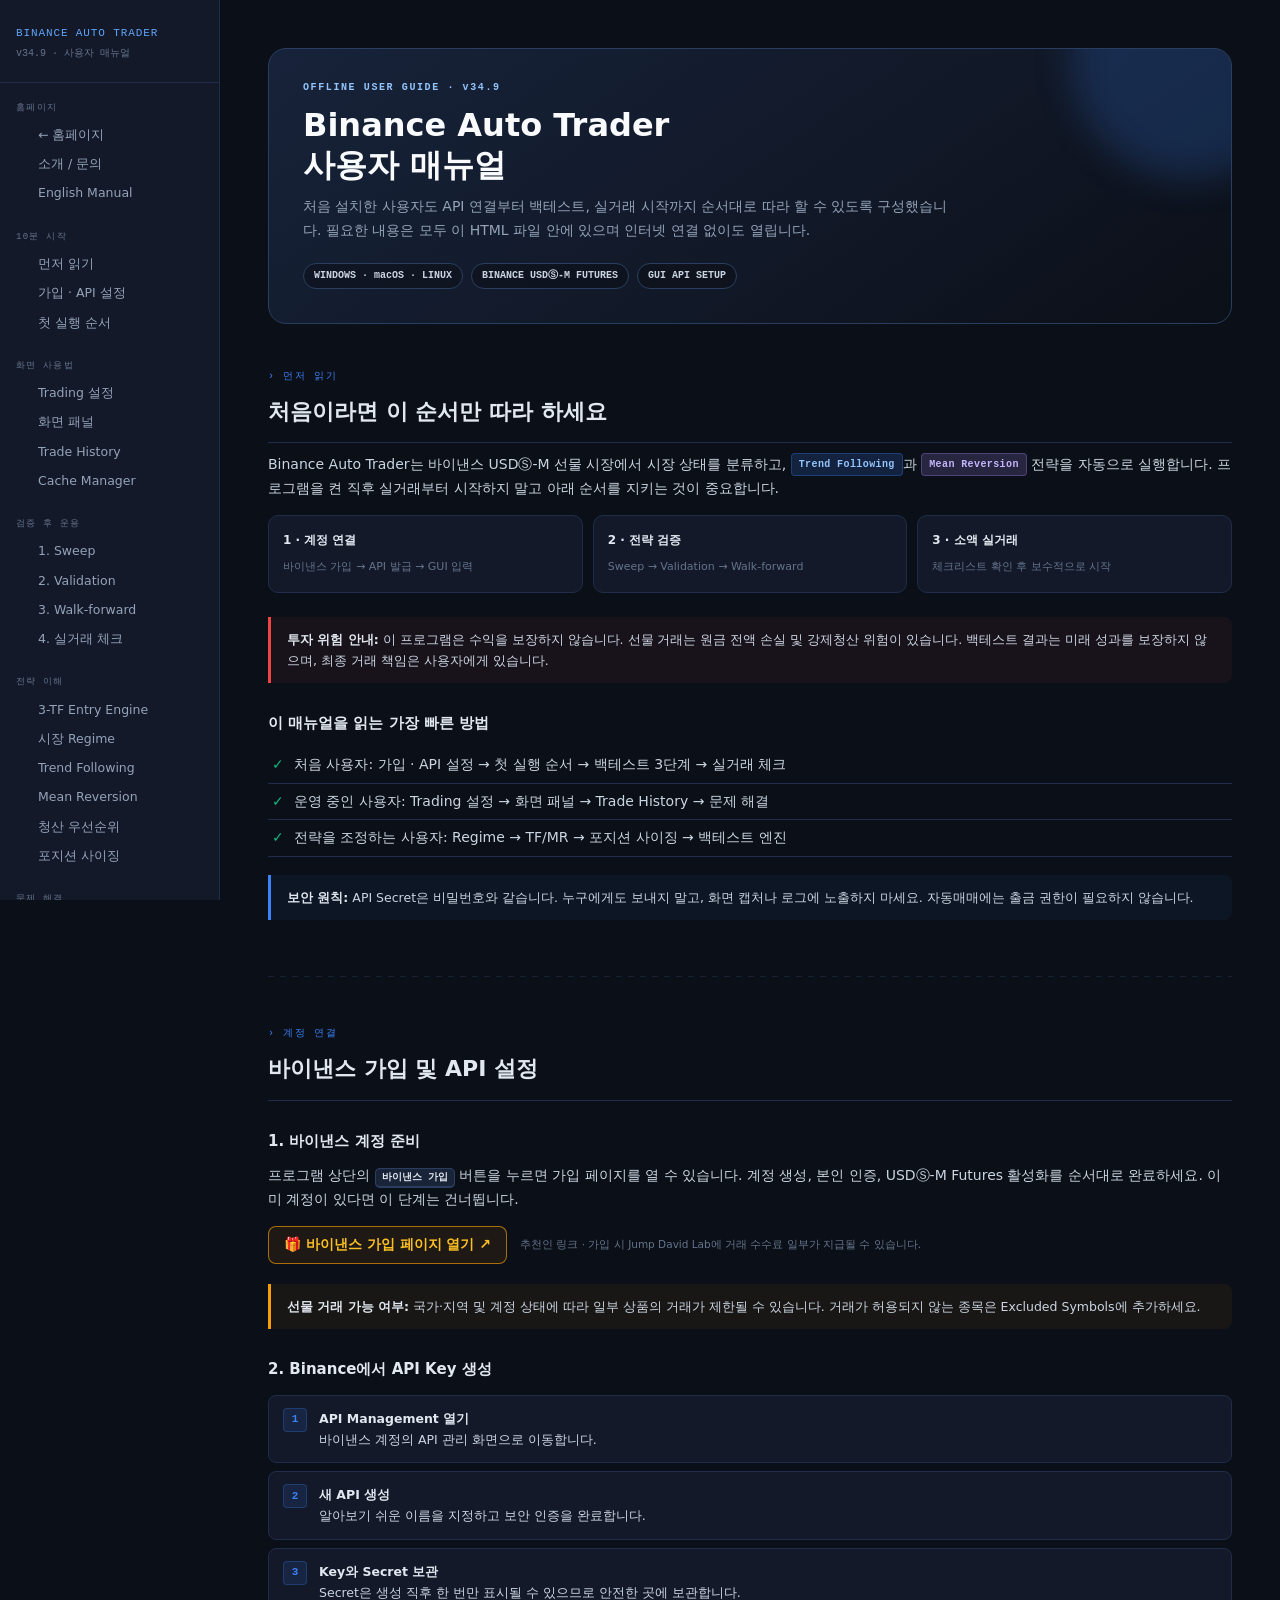
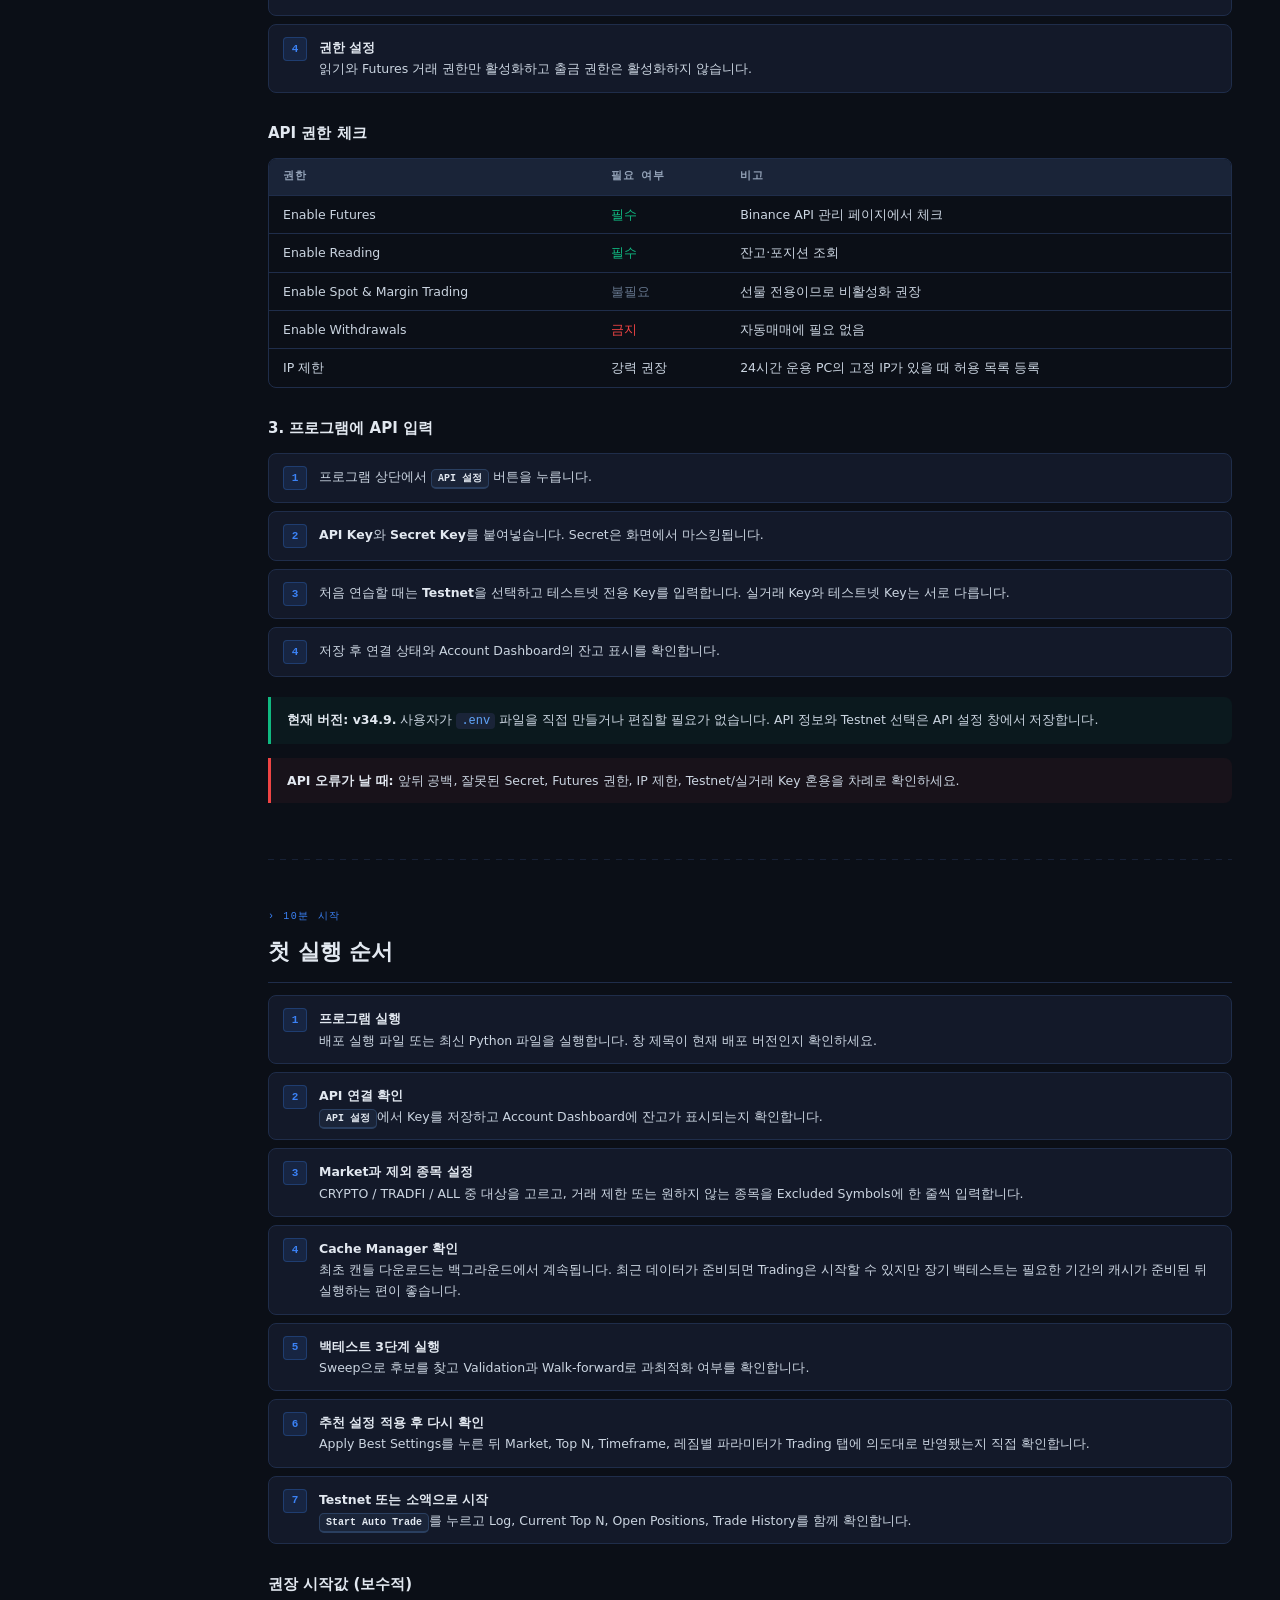
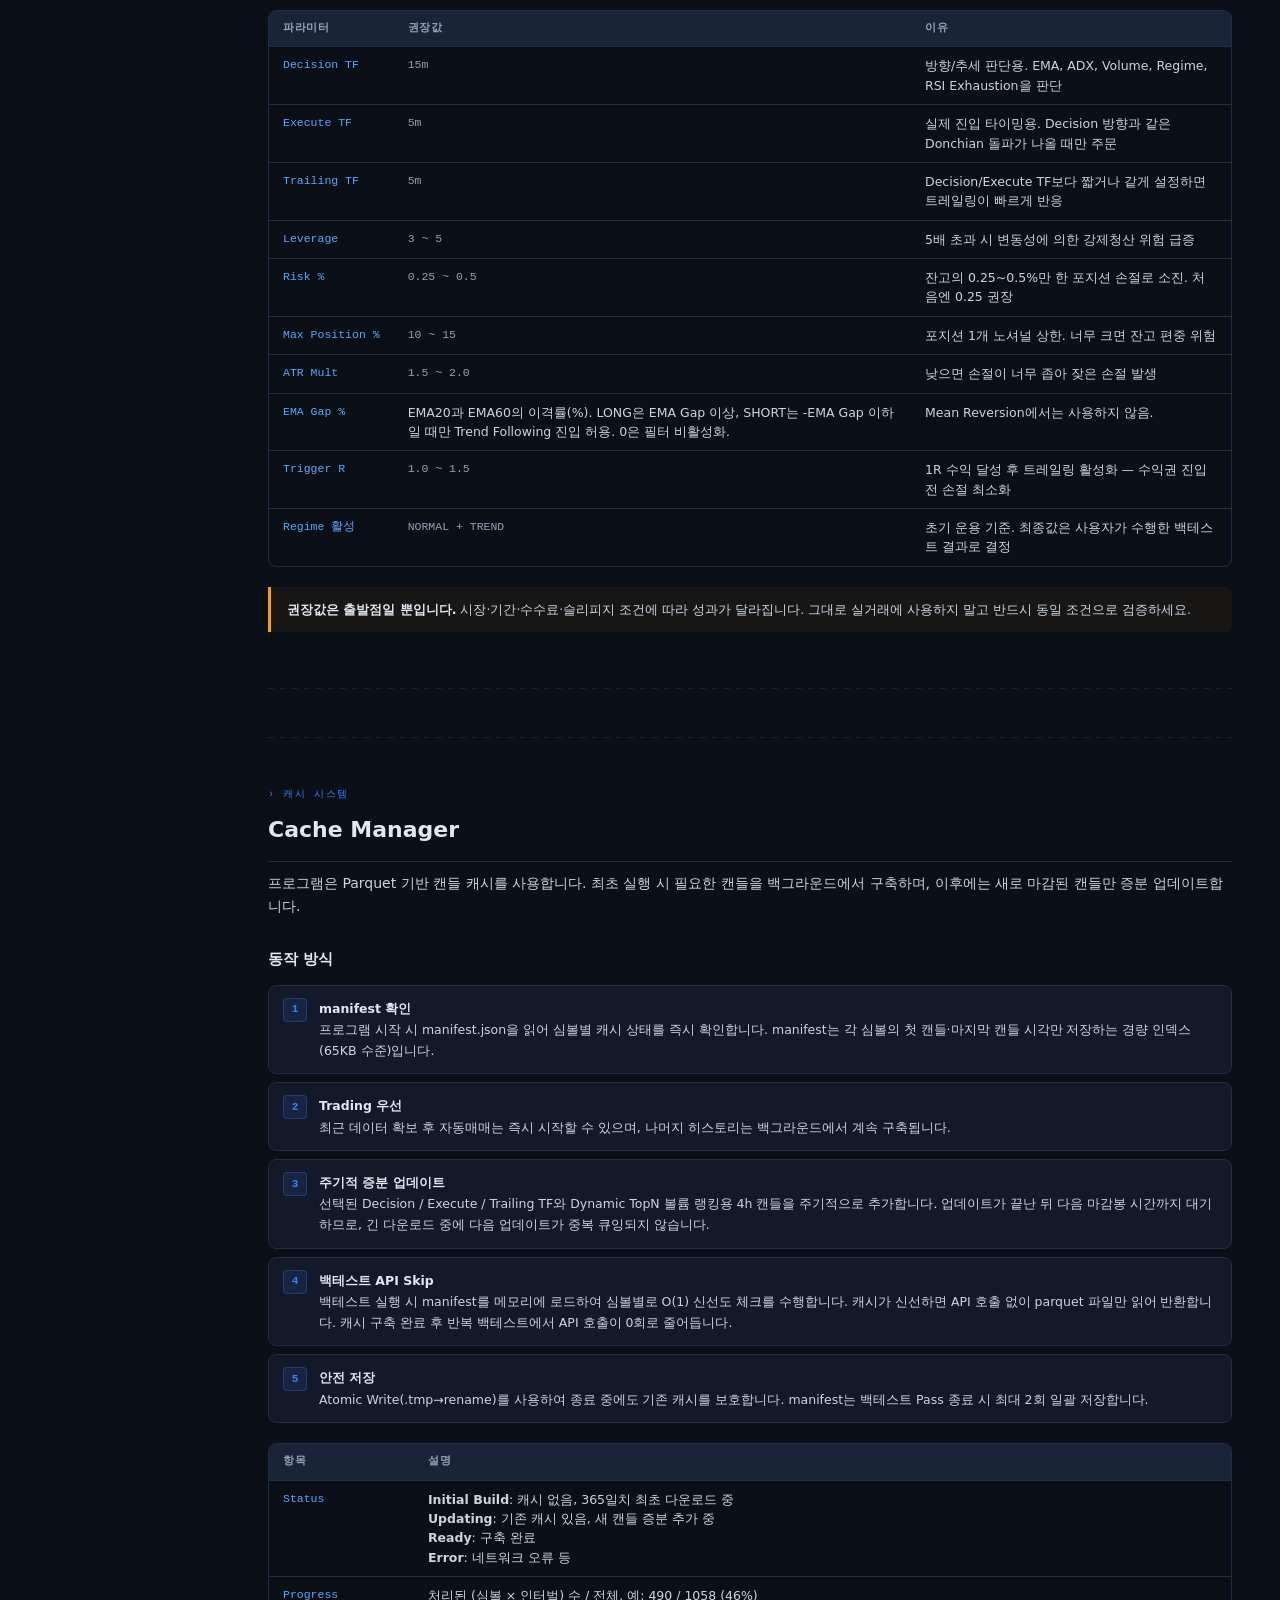
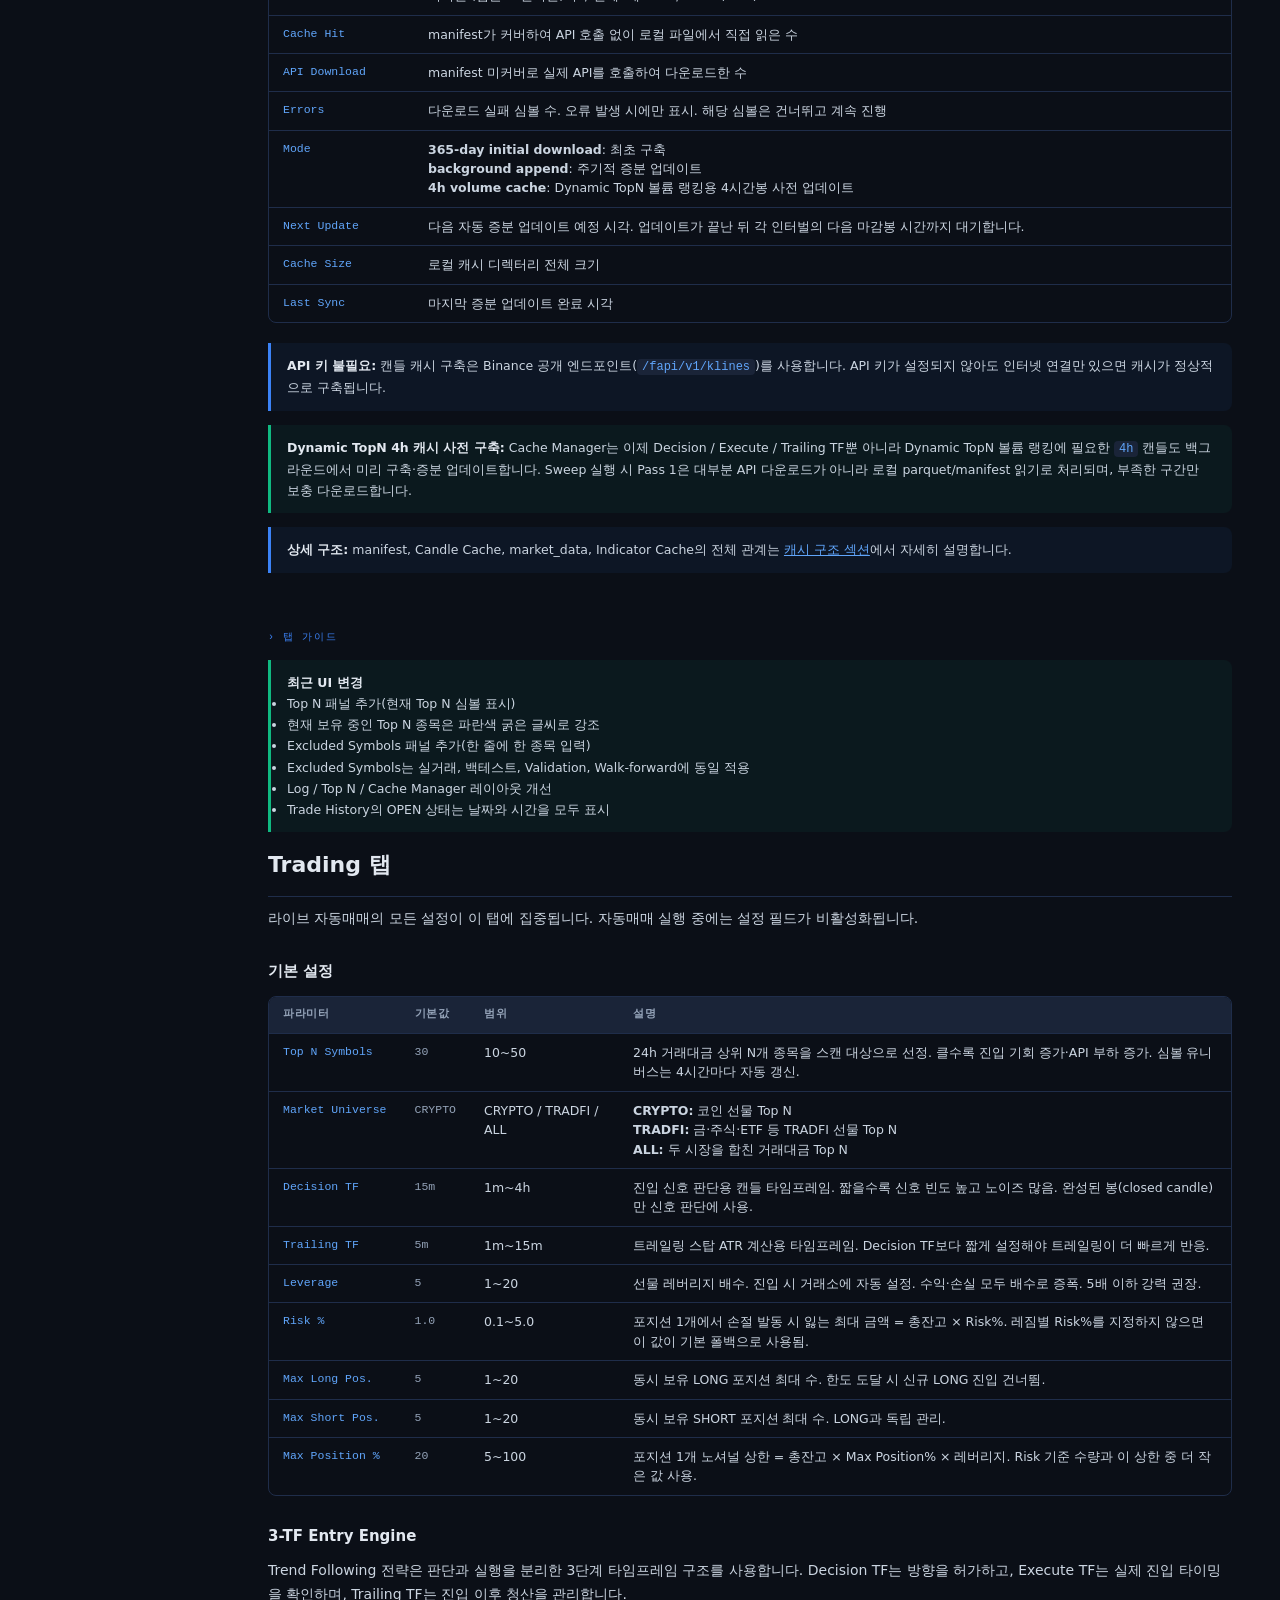
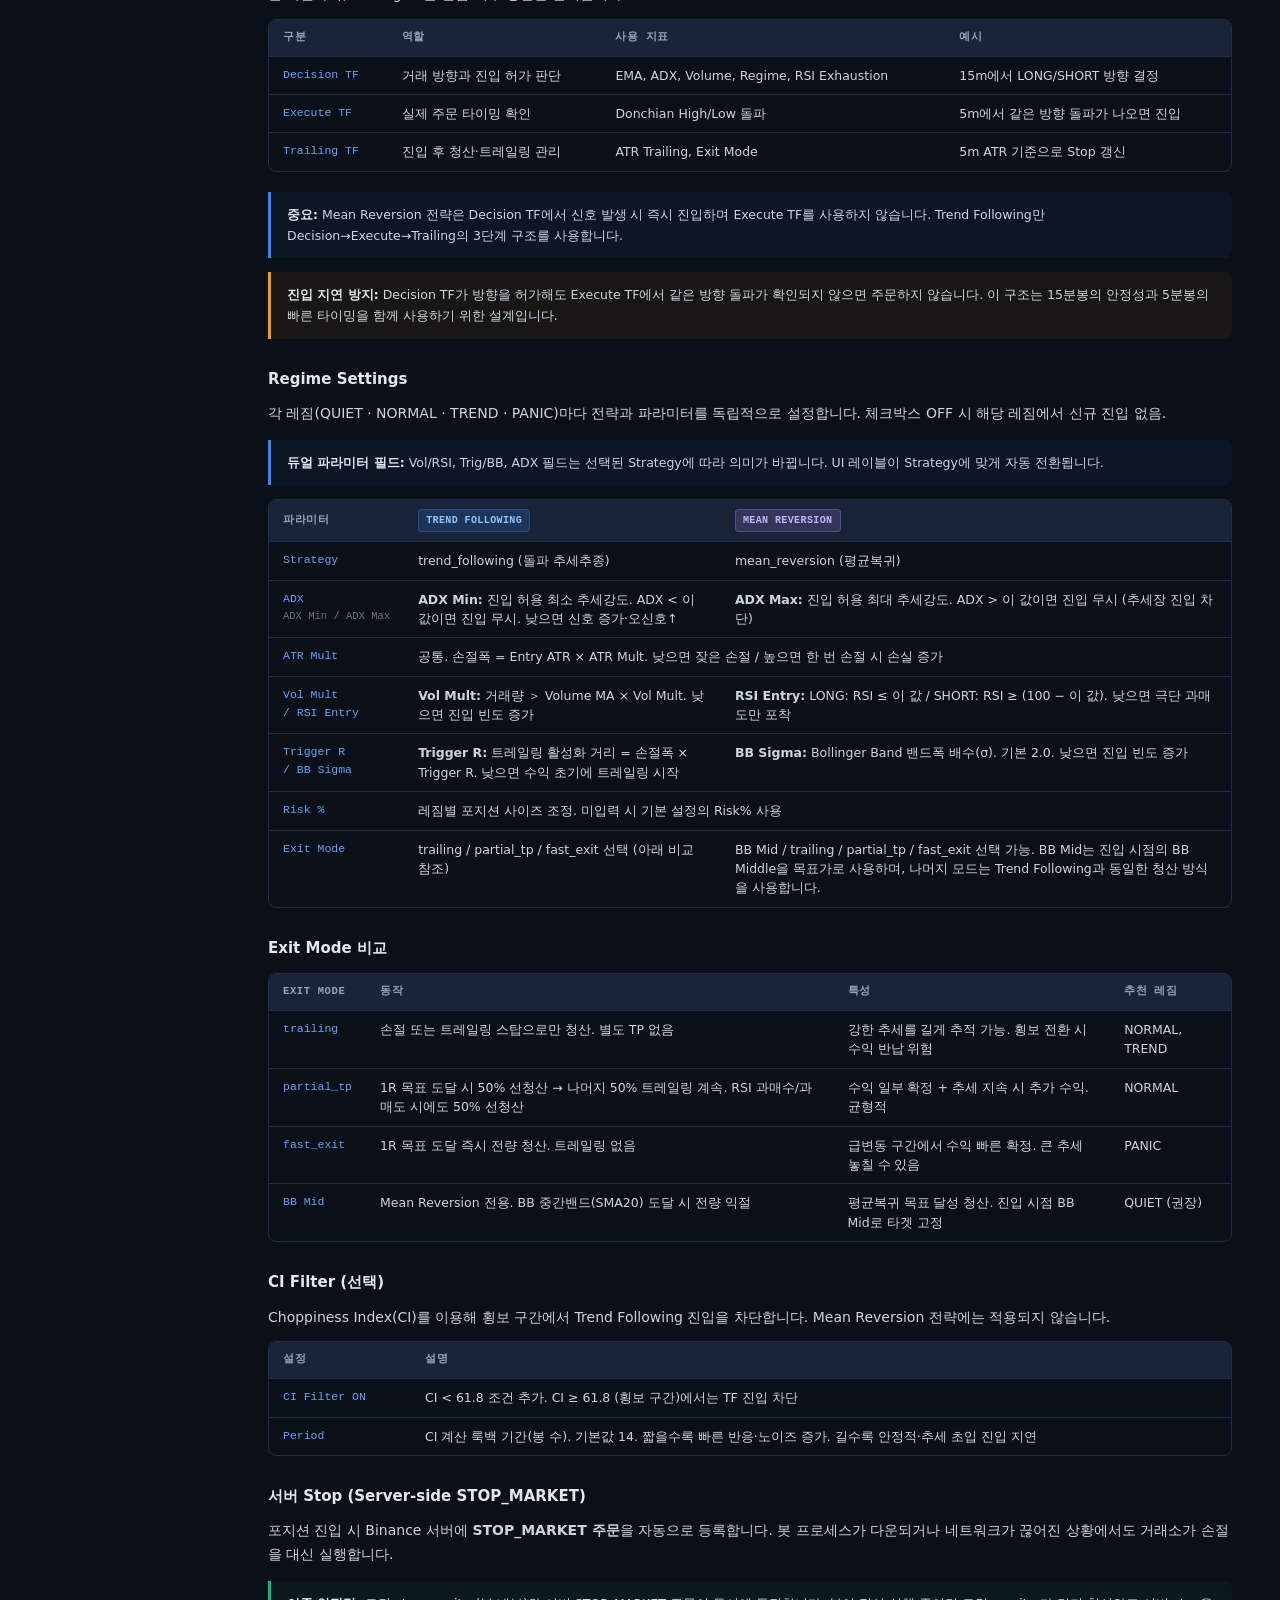
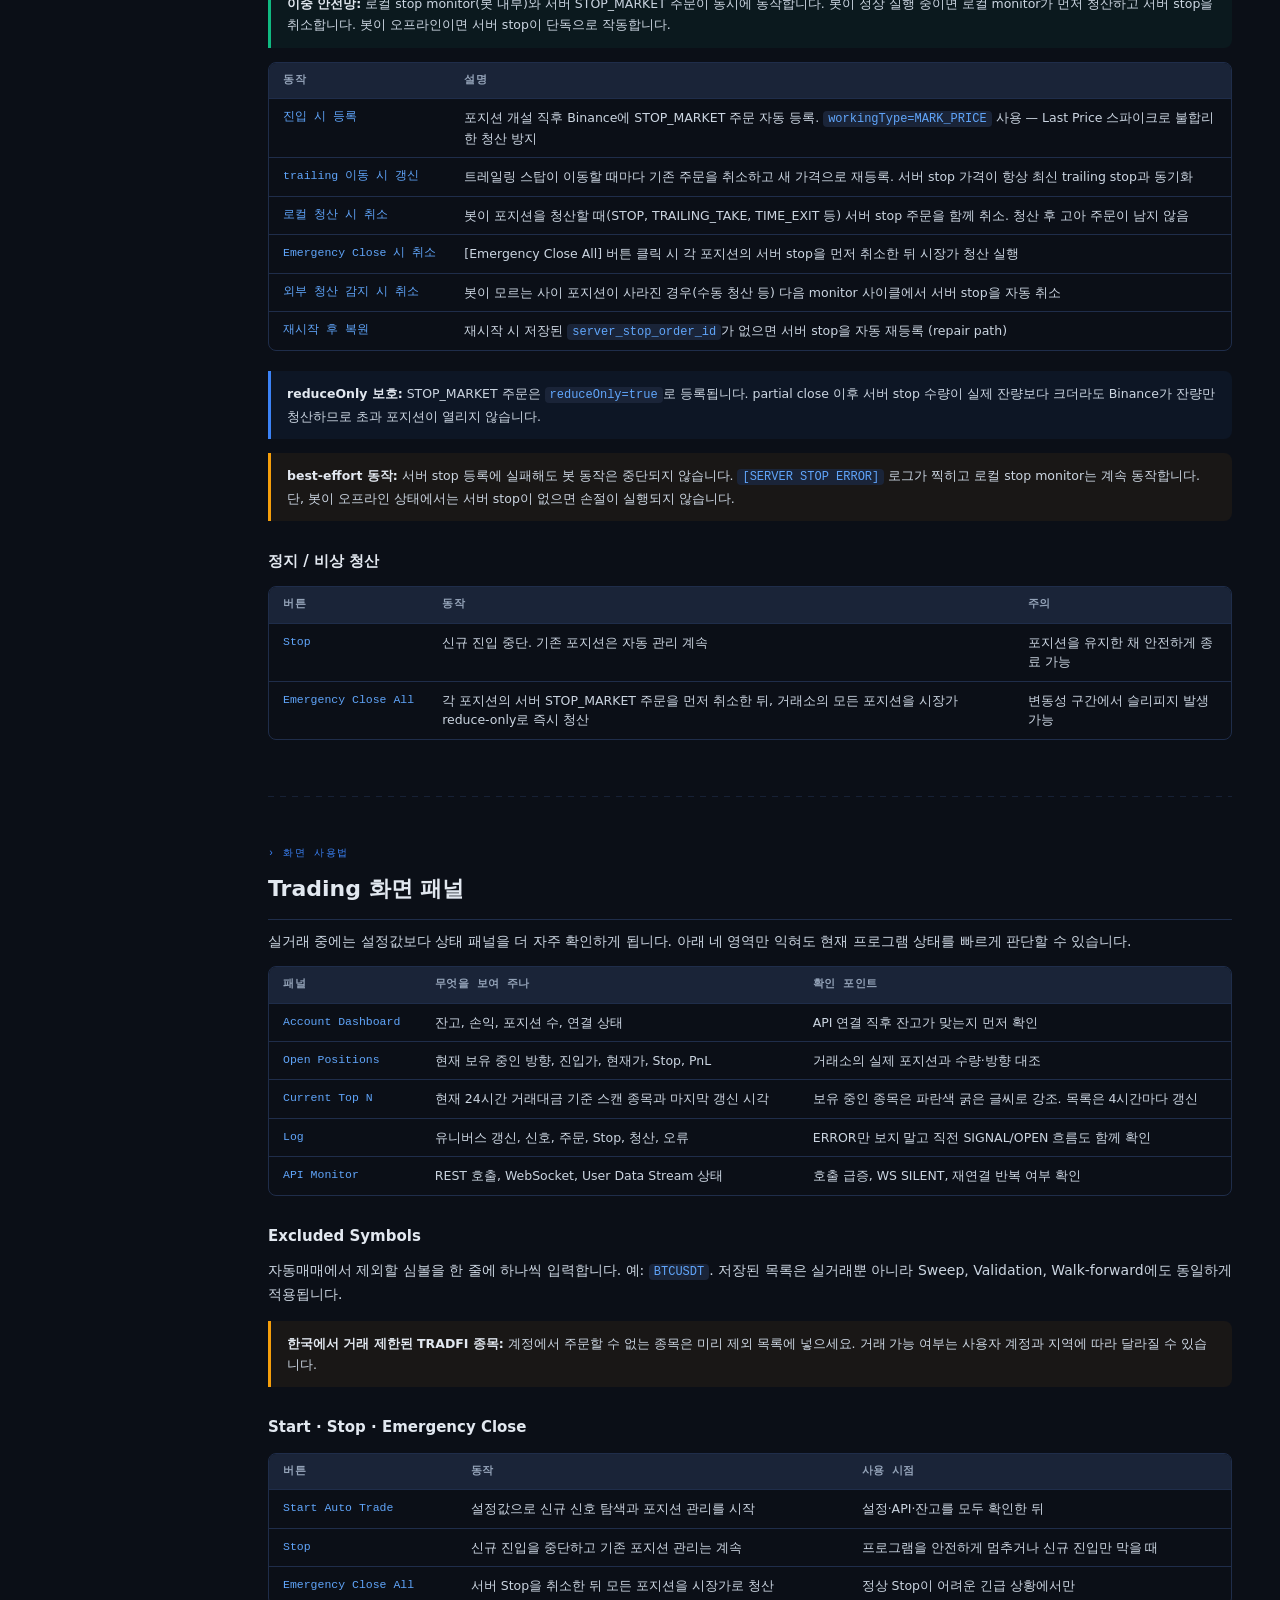
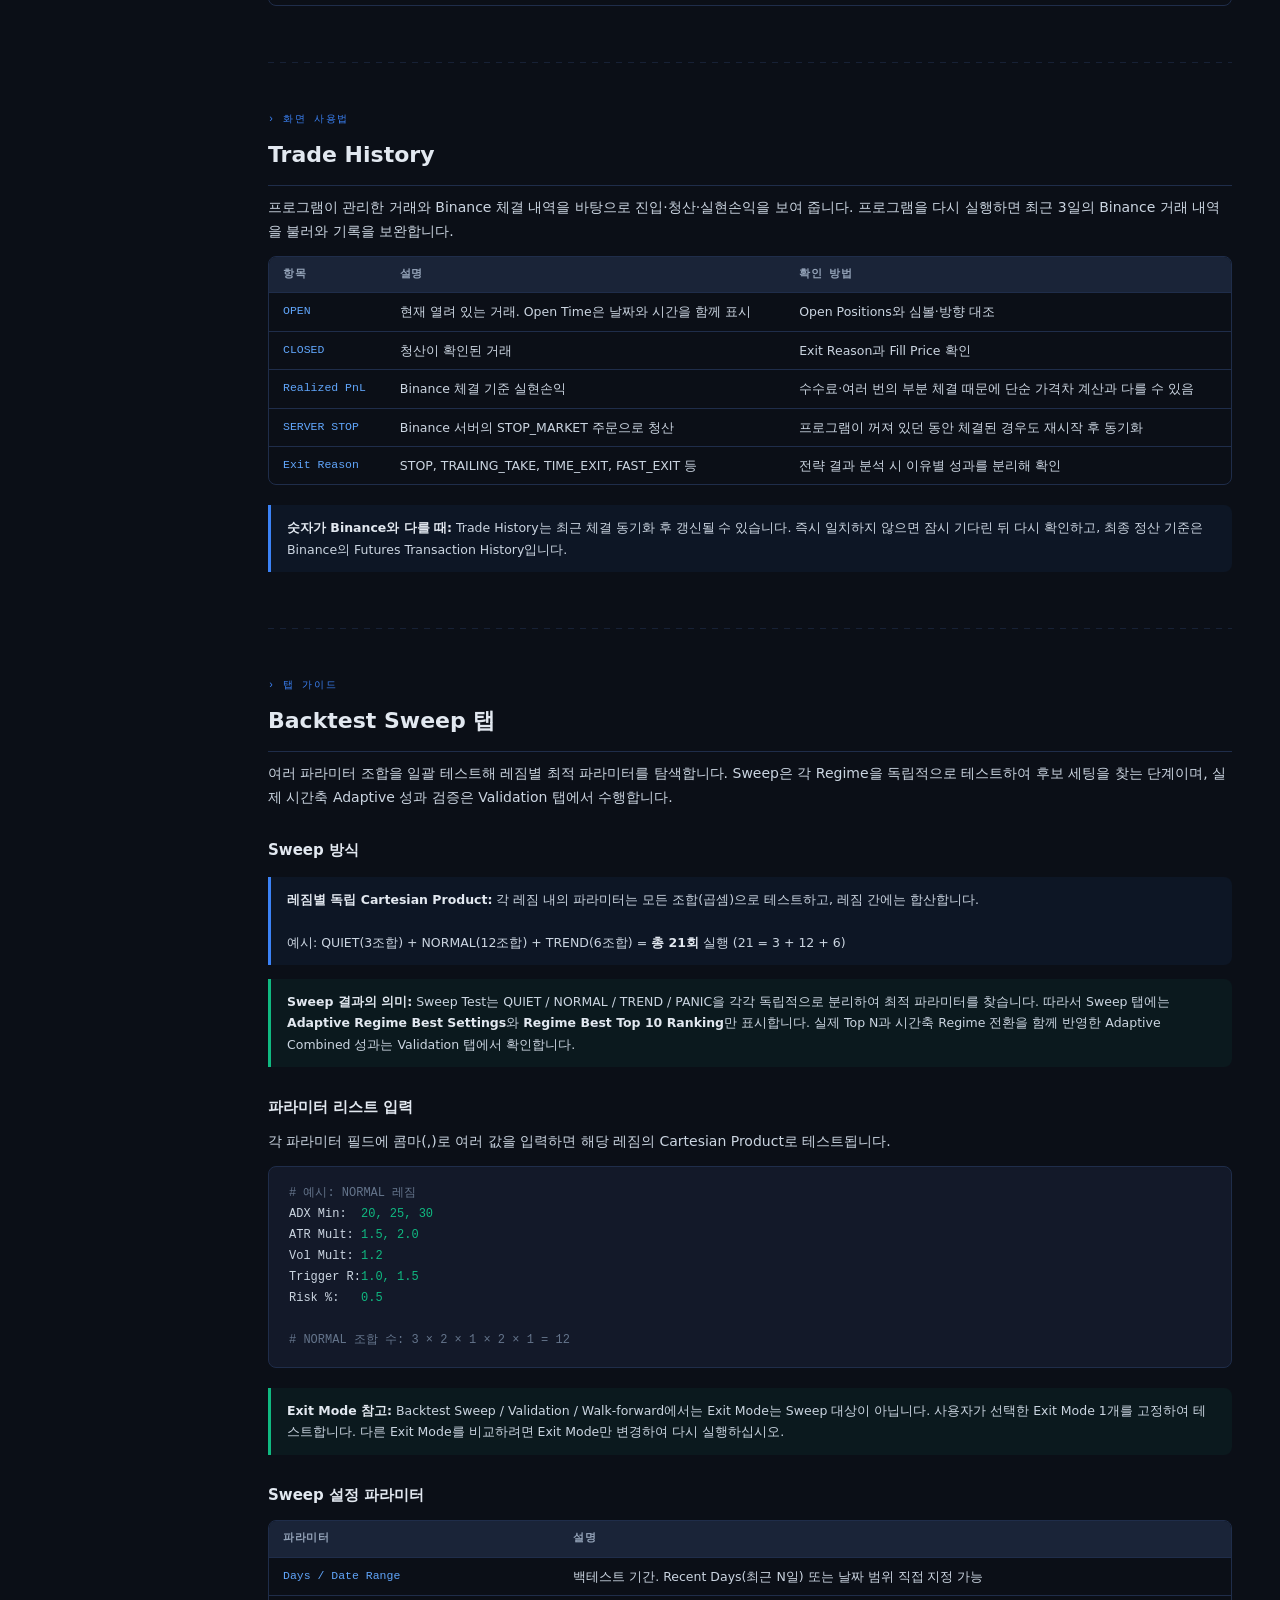
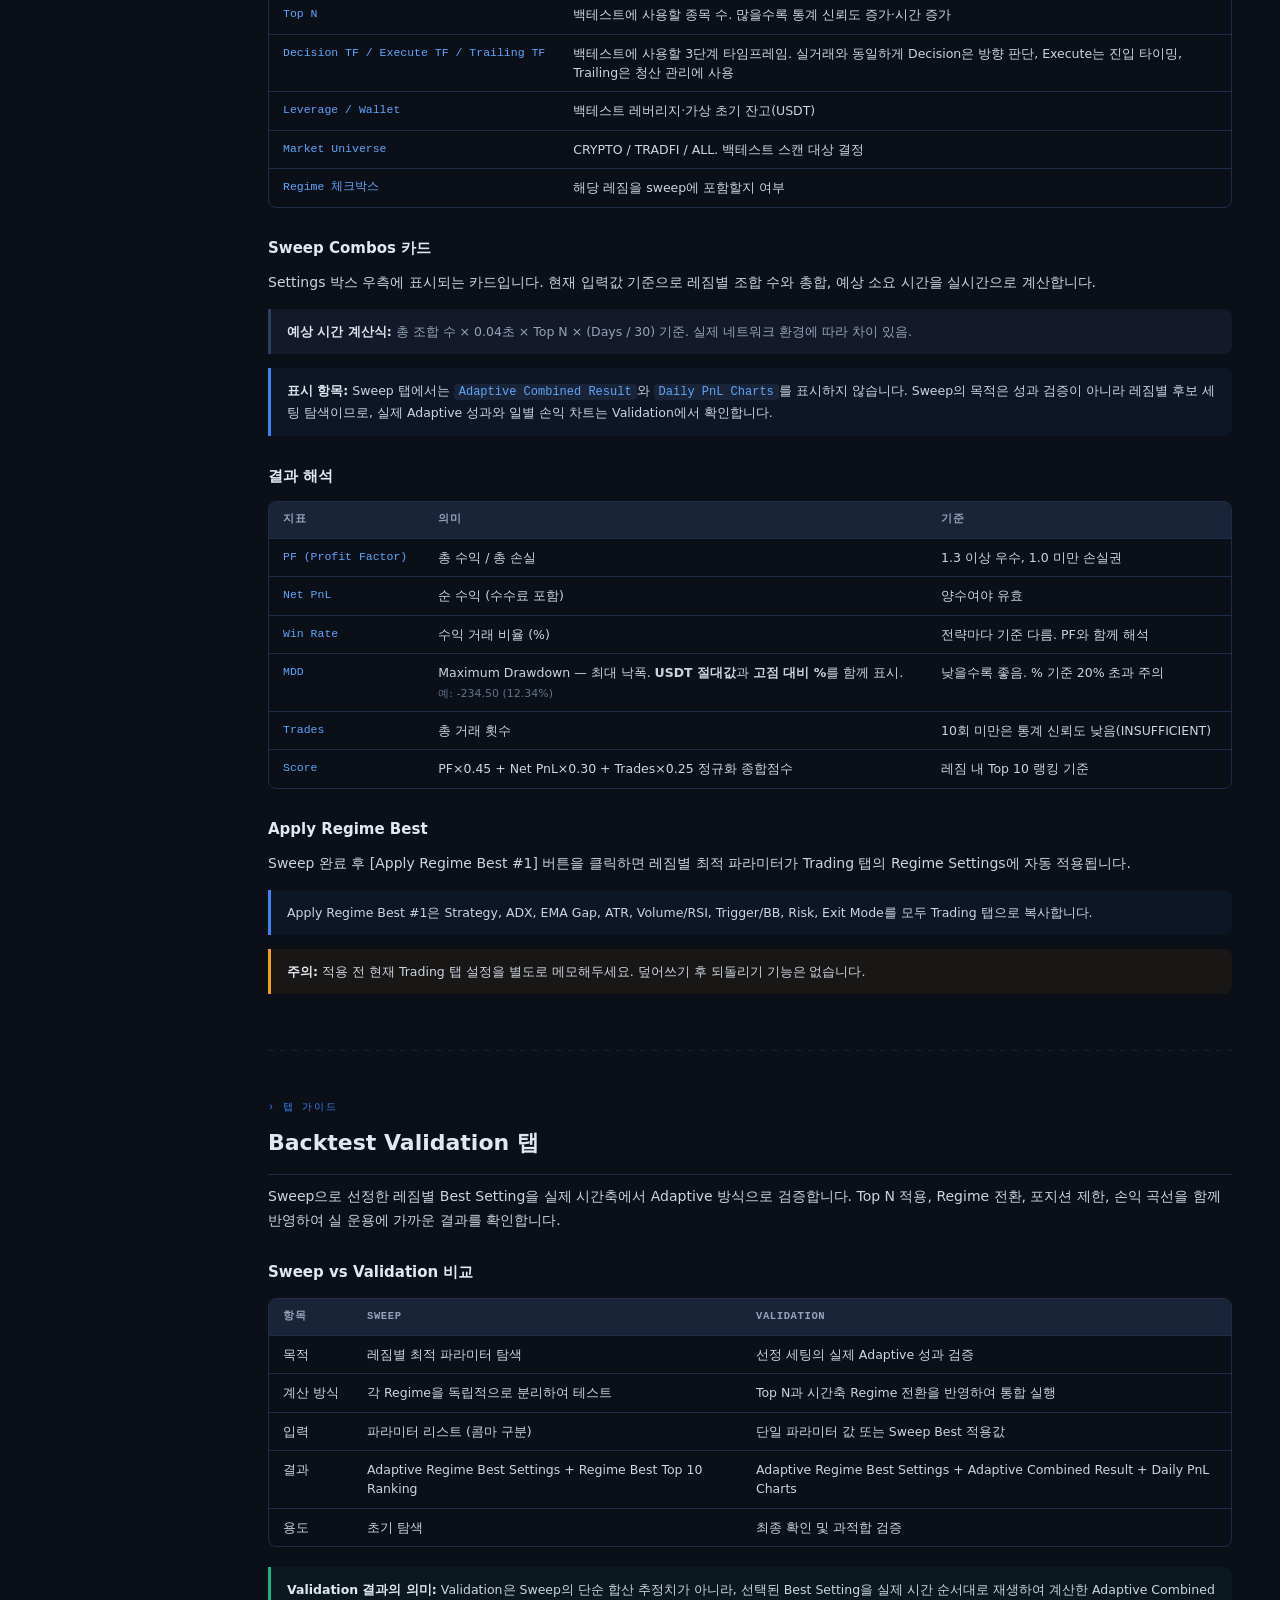
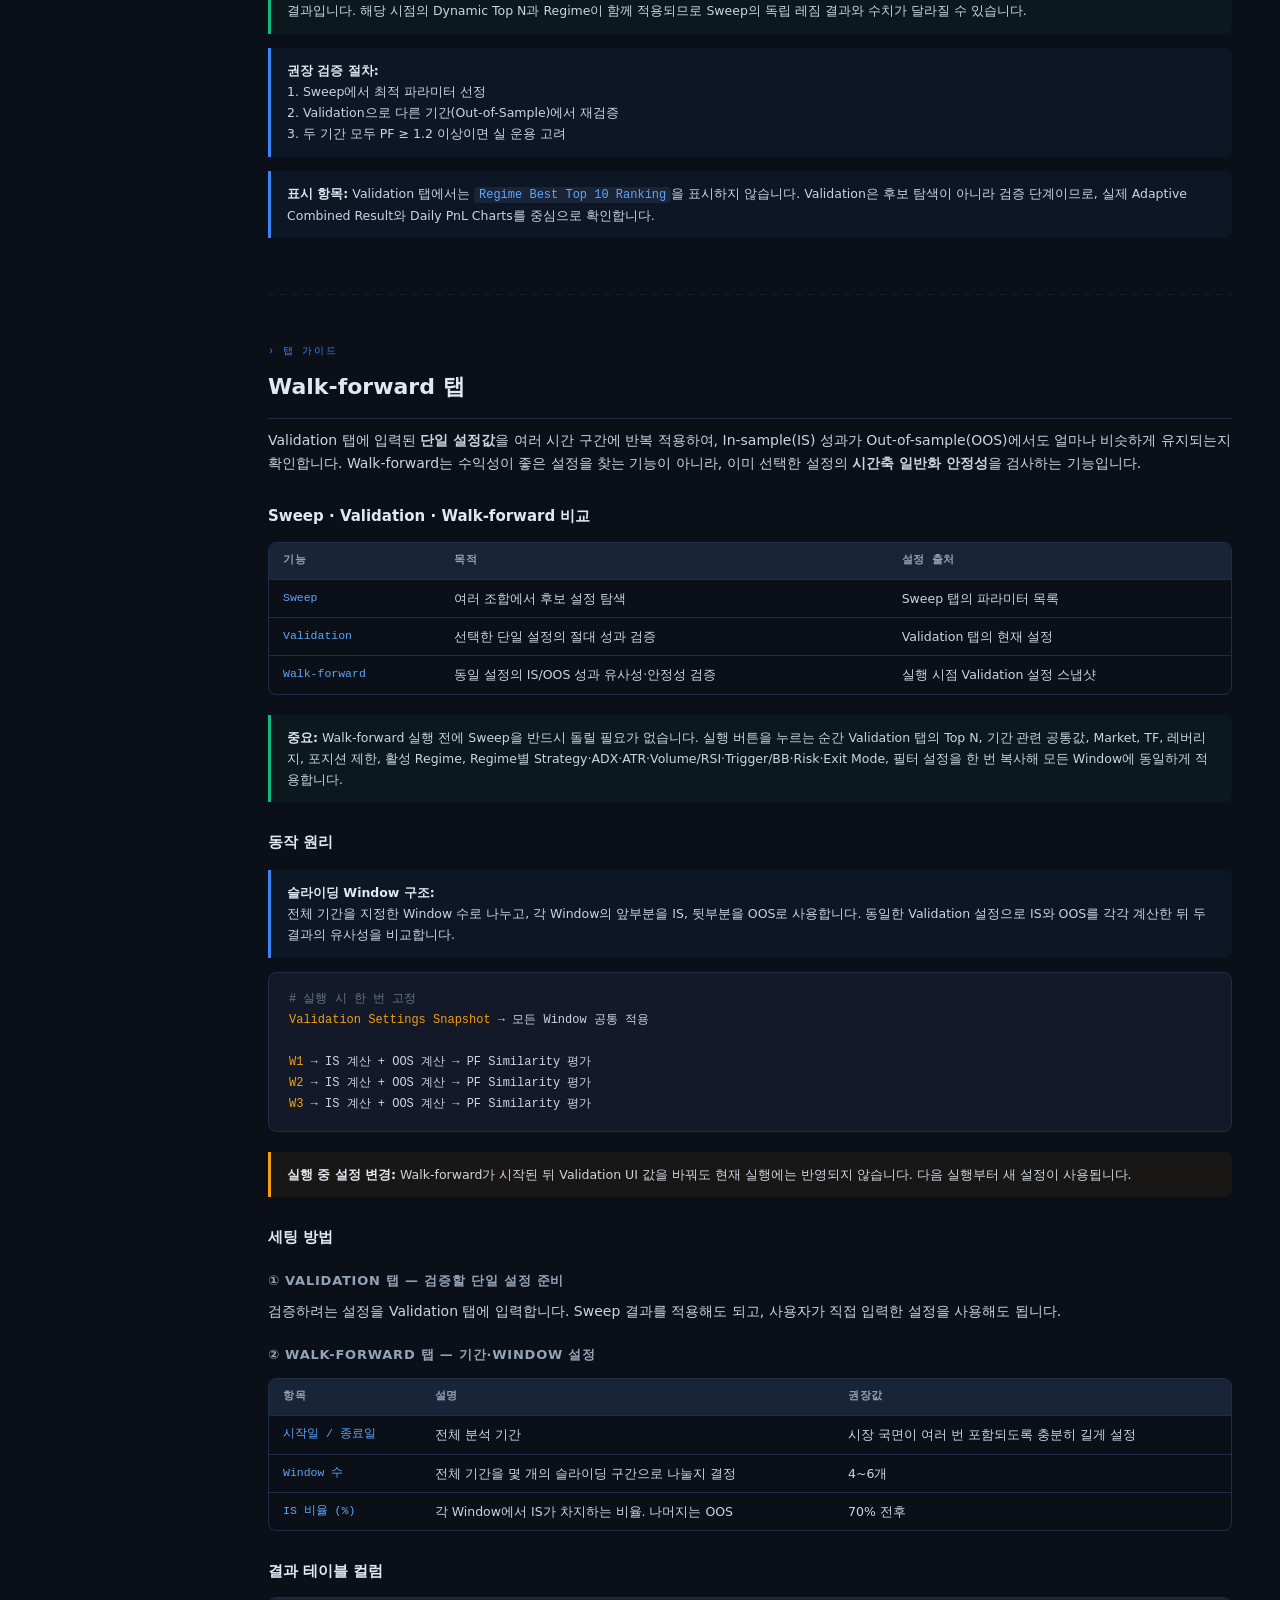
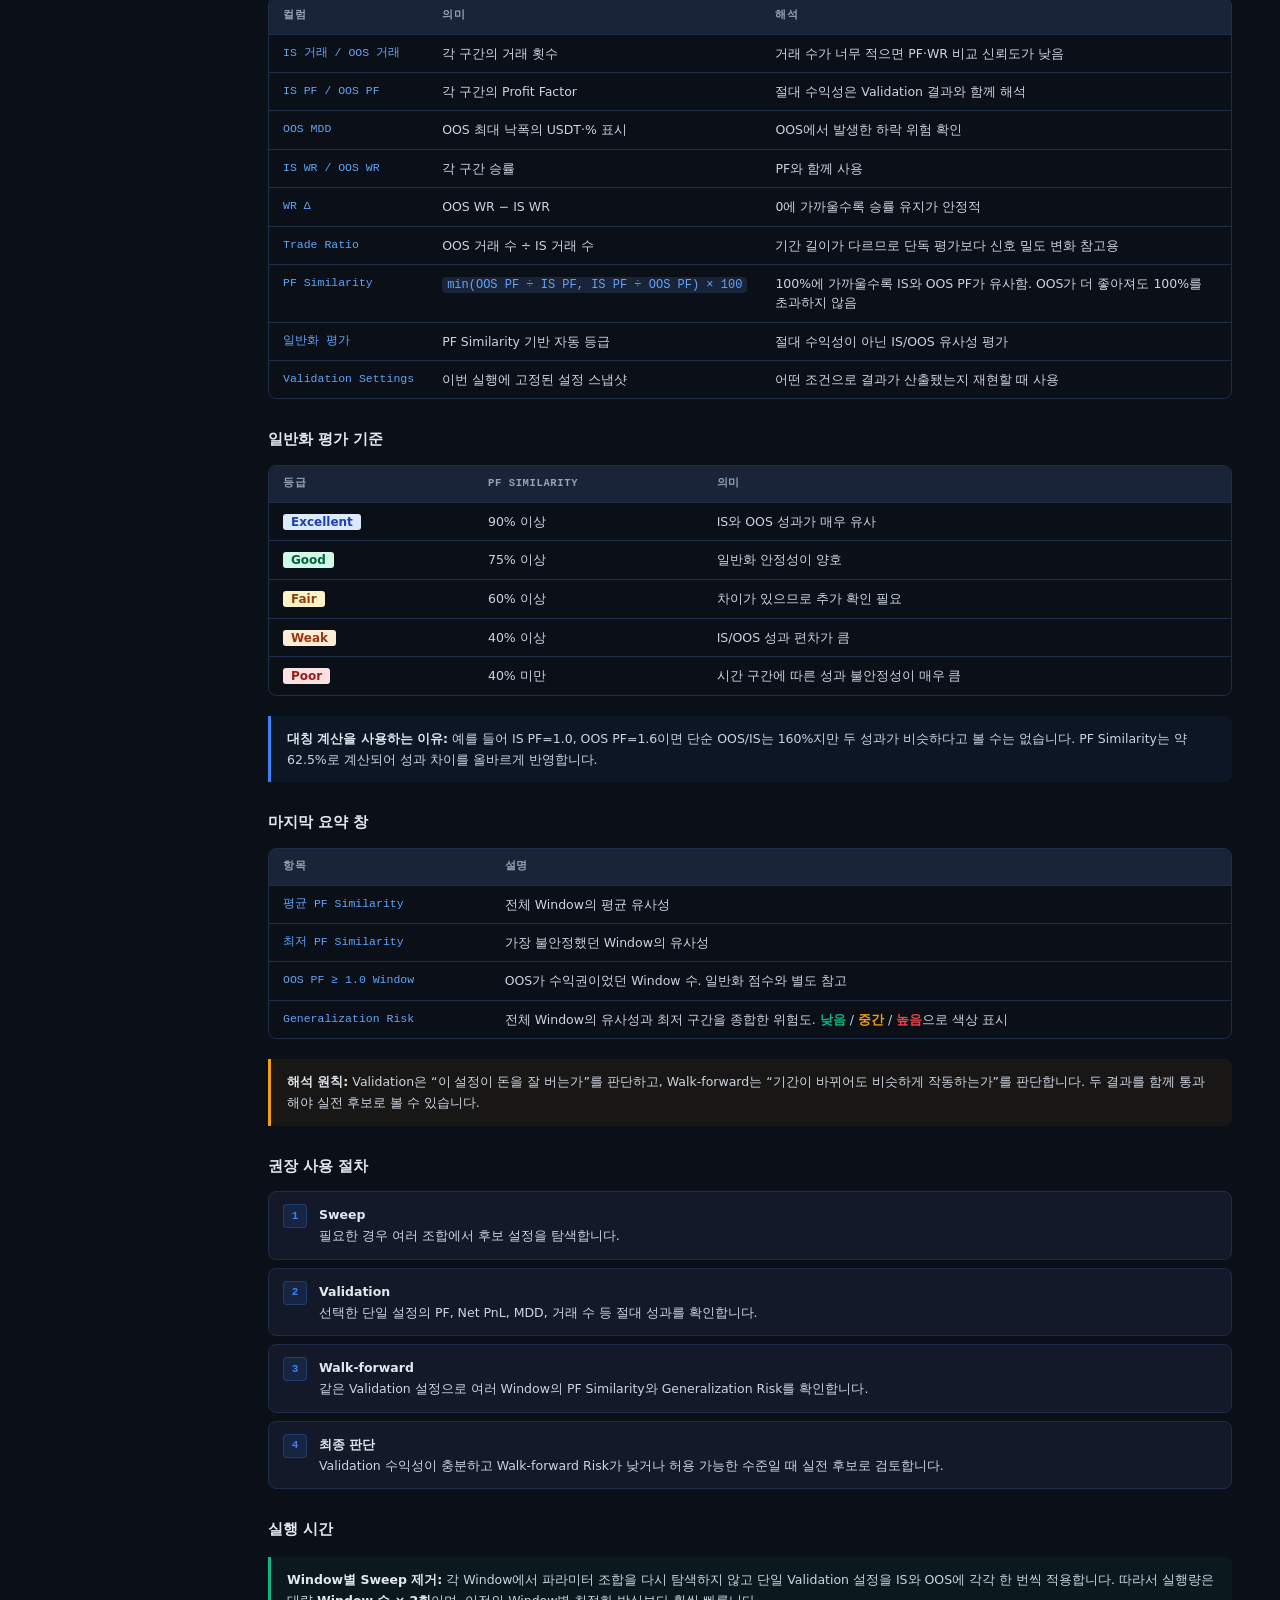
<file: docs/manual/ko/index.html>
<!DOCTYPE html>

<html lang="ko">
<head>
<meta charset="utf-8"/>
<meta content="width=device-width, initial-scale=1.0" name="viewport"/>
<title>Binance Auto Trader v34.9 — 사용자 매뉴얼</title>
<link href="https://www.jumpdavidlab.com/manual/ko/" rel="canonical"/>
<link href="https://www.jumpdavidlab.com/manual/en/" hreflang="en" rel="alternate"/>
<link href="https://www.jumpdavidlab.com/manual/ko/" hreflang="ko" rel="alternate"/>
<style>
*, *::before, *::after { box-sizing: border-box; margin: 0; padding: 0; }

:root {
  --base:     #0B0F17;
  --surface:  #131929;
  --surface2: #1A2438;
  --border:   #1F2D4A;
  --border2:  #2A3F60;
  --accent:   #3B82F6;
  --accent2:  #60A5FA;
  --tf:       #3B82F6;
  --mr:       #A78BFA;
  --green:    #10B981;
  --red:      #EF4444;
  --yellow:   #F59E0B;
  --text:     #CBD5E1;
  --text-hi:  #E2E8F0;
  --text-lo:  #64748B;
  --text-mid: #94A3B8;
  --mono:     ui-monospace, 'Cascadia Code', 'SF Mono', 'Consolas', monospace;
  --sans:     system-ui, -apple-system, 'Segoe UI', 'Apple SD Gothic Neo', 'Noto Sans KR', sans-serif;
  --sidebar-w: 220px;
  --content-max: 860px;
}

.hero {
  position: relative;
  overflow: hidden;
  background: linear-gradient(145deg, #17233a 0%, #111827 58%, #0b0f17 100%);
  border: 1px solid var(--border2);
  border-radius: 18px;
  padding: 34px;
  margin-bottom: 44px;
}
.hero::after {
  content: '';
  position: absolute;
  width: 240px; height: 240px;
  right: -80px; top: -110px;
  border-radius: 50%;
  background: rgba(59,130,246,.20);
  filter: blur(18px);
}
.hero-kicker { font: 700 10px/1 var(--mono); color: #93c5fd; letter-spacing: .16em; }
.hero h1 { color: #f8fafc; font-size: 32px; line-height: 1.25; margin: 12px 0 10px; }
.hero p { max-width: 650px; color: var(--text-mid); font-size: 14px; }
.hero-meta { display: flex; flex-wrap: wrap; gap: 8px; margin-top: 20px; }
.hero-meta span { font: 700 10px/1 var(--mono); color: var(--text); border: 1px solid var(--border2); background: rgba(11,15,23,.55); border-radius: 999px; padding: 7px 10px; }

.route-grid { display: grid; grid-template-columns: repeat(3, 1fr); gap: 10px; margin: 14px 0 24px; }
.route-card { display: block; background: var(--surface); border: 1px solid var(--border); border-radius: 10px; padding: 14px; text-decoration: none; color: var(--text); }
.route-card:hover { border-color: var(--accent); transform: translateY(-1px); }
.route-card b { display: block; color: var(--text-hi); font-size: 12px; margin-bottom: 4px; }
.route-card span { color: var(--text-lo); font-size: 11px; }
.checklist { list-style: none; margin: 10px 0 18px; }
.checklist li { position: relative; padding: 6px 0 6px 26px; border-bottom: 1px solid var(--border); }
.checklist li::before { content: '✓'; position: absolute; left: 4px; color: var(--green); font-weight: 800; }
.kbd { font: 700 10px/1 var(--mono); color: var(--text-hi); background: var(--surface2); border: 1px solid var(--border2); border-bottom-width: 2px; border-radius: 5px; padding: 3px 6px; }
.manual-referral { display: flex; align-items: center; flex-wrap: wrap; gap: 9px 13px; margin: 14px 0 20px; }
.manual-referral a { display: inline-flex; align-items: center; min-height: 38px; padding: 0 15px; border: 1px solid rgba(245,158,11,.65); border-radius: 8px; color: #FBBF24; background: rgba(245,158,11,.08); font-weight: 800; text-decoration: none; }
.manual-referral a:hover { border-color: #F59E0B; background: rgba(245,158,11,.15); }
.manual-referral span { color: var(--text-lo); font-size: 10.5px; }

html { font-size: 14px; scroll-behavior: smooth; }

body {
  font-family: var(--sans);
  background: var(--base);
  color: var(--text);
  line-height: 1.7;
  display: flex;
  min-height: 100vh;
}

/* ── Sidebar ─────────────────────────────────────────── */
#sidebar {
  position: fixed;
  top: 0; left: 0; bottom: 0;
  width: var(--sidebar-w);
  background: var(--surface);
  border-right: 1px solid var(--border);
  overflow-y: auto;
  padding: 24px 0 40px;
  z-index: 100;
}

.sb-logo {
  padding: 0 16px 20px;
  border-bottom: 1px solid var(--border);
  margin-bottom: 12px;
}
.sb-logo .prog { font-family: var(--mono); font-size: 11px; color: var(--accent2); letter-spacing: .08em; }
.sb-logo .ver  { font-family: var(--mono); font-size: 10px; color: var(--text-lo); margin-top: 2px; }

.sb-section { padding: 4px 16px; margin-top: 14px; }
.sb-section-label {
  font-family: var(--mono);
  font-size: 9px;
  color: var(--text-lo);
  letter-spacing: .14em;
  text-transform: uppercase;
  margin-bottom: 4px;
}

#sidebar a {
  display: block;
  padding: 4px 16px 4px 20px;
  font-size: 12.5px;
  color: var(--text-mid);
  text-decoration: none;
  border-left: 2px solid transparent;
  transition: color .15s, border-color .15s;
  white-space: nowrap;
  overflow: hidden;
  text-overflow: ellipsis;
}
#sidebar a:hover { color: var(--text-hi); border-left-color: var(--border2); }
#sidebar a.active { color: var(--accent2); border-left-color: var(--accent); }

/* ── Main ────────────────────────────────────────────── */
#main {
  margin-left: var(--sidebar-w);
  flex: 1;
  padding: 48px 48px 80px;
  max-width: calc(var(--sidebar-w) + var(--content-max) + 96px);
}

/* ── Section headers ────────────────────────────────── */
.section { margin-bottom: 56px; scroll-margin-top: 32px; }
[id] { scroll-margin-top: 32px; }

.section-eyebrow {
  font-family: var(--mono);
  font-size: 10px;
  color: var(--accent);
  letter-spacing: .16em;
  text-transform: uppercase;
  margin-bottom: 8px;
}
.section-eyebrow::before { content: '› '; }

h2 {
  font-family: var(--sans);
  font-size: 22px;
  font-weight: 700;
  color: var(--text-hi);
  text-wrap: balance;
  margin-bottom: 10px;
  padding-bottom: 12px;
  border-bottom: 1px solid var(--border);
}

h3 {
  font-size: 15px;
  font-weight: 700;
  color: var(--text-hi);
  margin: 28px 0 10px;
  text-wrap: balance;
}

h4 {
  font-size: 13px;
  font-weight: 700;
  color: var(--text-mid);
  margin: 20px 0 8px;
  text-transform: uppercase;
  letter-spacing: .06em;
}

p { margin-bottom: 10px; }
p + p { margin-top: 0; }

/* ── Tables ─────────────────────────────────────────── */
.tbl-wrap { overflow-x: auto; margin: 12px 0 20px; border-radius: 8px; border: 1px solid var(--border); }

table {
  width: 100%;
  border-collapse: collapse;
  font-size: 12.5px;
  font-variant-numeric: tabular-nums;
}

thead th {
  background: var(--surface2);
  color: var(--text-mid);
  font-weight: 700;
  font-family: var(--mono);
  font-size: 10.5px;
  letter-spacing: .06em;
  text-transform: uppercase;
  padding: 9px 14px;
  text-align: left;
  border-bottom: 1px solid var(--border);
  white-space: nowrap;
}

tbody tr { border-bottom: 1px solid var(--border); }
tbody tr:last-child { border-bottom: none; }
tbody tr:hover { background: rgba(59,130,246,.04); }

td {
  padding: 9px 14px;
  vertical-align: top;
  color: var(--text);
  line-height: 1.55;
}

td:first-child { white-space: nowrap; }

.td-param {
  font-family: var(--mono);
  font-size: 11.5px;
  color: var(--accent2);
  white-space: nowrap;
}

.td-default {
  font-family: var(--mono);
  font-size: 11.5px;
  color: var(--text-mid);
  white-space: nowrap;
}

/* ── Code & formula ─────────────────────────────────── */
pre, code {
  font-family: var(--mono);
  font-size: 12px;
}

code {
  background: var(--surface2);
  color: var(--accent2);
  padding: 1px 5px;
  border-radius: 4px;
  white-space: nowrap;
}

pre {
  background: var(--surface);
  border: 1px solid var(--border);
  border-radius: 8px;
  padding: 16px 20px;
  overflow-x: auto;
  color: var(--text);
  line-height: 1.75;
  margin: 12px 0 20px;
}

pre .comment { color: var(--text-lo); }
pre .val     { color: var(--green); }
pre .label   { color: var(--yellow); }

/* ── Badges ──────────────────────────────────────────── */
.badge {
  display: inline-block;
  font-family: var(--mono);
  font-size: 10px;
  font-weight: 700;
  padding: 2px 7px;
  border-radius: 4px;
  letter-spacing: .04em;
  vertical-align: middle;
}
.badge-tf     { background: rgba(59,130,246,.18); color: #93C5FD; border: 1px solid rgba(59,130,246,.3); }
.badge-mr     { background: rgba(167,139,250,.18); color: #C4B5FD; border: 1px solid rgba(167,139,250,.3); }
.badge-quiet  { background: rgba(167,139,250,.14); color: #C4B5FD; }
.badge-normal { background: rgba(59,130,246,.14); color: #93C5FD; }
.badge-trend  { background: rgba(16,185,129,.14); color: #6EE7B7; }
.badge-panic  { background: rgba(239,68,68,.14); color: #FCA5A5; }

/* ── Callout boxes ───────────────────────────────────── */
.callout {
  border-left: 3px solid var(--border2);
  background: var(--surface);
  border-radius: 0 8px 8px 0;
  padding: 12px 16px;
  margin: 14px 0;
  font-size: 12.5px;
  color: var(--text-mid);
}
.callout.warn  { border-left-color: var(--yellow); background: rgba(245,158,11,.06); color: var(--text); }
.callout.danger{ border-left-color: var(--red);    background: rgba(239,68,68,.06);  color: var(--text); }
.callout.info  { border-left-color: var(--accent); background: rgba(59,130,246,.06); color: var(--text); }
.callout.green { border-left-color: var(--green);  background: rgba(16,185,129,.06); color: var(--text); }

.callout strong { color: var(--text-hi); }

/* ── Formula block ───────────────────────────────────── */
.formula {
  background: var(--surface);
  border: 1px solid var(--border);
  border-radius: 8px;
  padding: 16px 20px;
  margin: 12px 0;
  font-family: var(--mono);
  font-size: 12.5px;
  line-height: 2;
  color: var(--text);
}
.formula .lhs { color: var(--yellow); display: inline-block; min-width: 180px; }
.formula .op  { color: var(--text-lo); }
.formula .rhs { color: var(--green); }

/* ── Step list ───────────────────────────────────────── */
.steps { list-style: none; margin: 12px 0 20px; display: flex; flex-direction: column; gap: 8px; }
.steps li {
  display: flex;
  gap: 12px;
  align-items: flex-start;
  background: var(--surface);
  border: 1px solid var(--border);
  border-radius: 8px;
  padding: 12px 14px;
}
.step-num {
  flex-shrink: 0;
  font-family: var(--mono);
  font-size: 11px;
  font-weight: 700;
  color: var(--accent);
  background: rgba(59,130,246,.12);
  border: 1px solid rgba(59,130,246,.25);
  border-radius: 4px;
  width: 24px;
  height: 24px;
  display: flex;
  align-items: center;
  justify-content: center;
}
.step-body { font-size: 12.5px; }
.step-body strong { color: var(--text-hi); }

/* ── Scanline divider ────────────────────────────────── */
.scan-rule {
  margin: 48px 0;
  border: none;
  height: 1px;
  background: repeating-linear-gradient(90deg, var(--border) 0, var(--border) 6px, transparent 6px, transparent 12px);
  opacity: .6;
}

/* ── Regime grid ─────────────────────────────────────── */
.regime-grid {
  display: grid;
  grid-template-columns: repeat(4, 1fr);
  gap: 10px;
  margin: 14px 0 20px;
}
.regime-card {
  background: var(--surface);
  border: 1px solid var(--border);
  border-radius: 8px;
  padding: 14px;
}
.regime-card .r-name { font-family: var(--mono); font-size: 11px; font-weight: 700; margin-bottom: 4px; }
.regime-card .r-atr  { font-size: 11px; color: var(--text-lo); margin-bottom: 6px; font-family: var(--mono); }
.regime-card .r-strat{ font-size: 11.5px; margin-bottom: 4px; }
.regime-card .r-exit { font-size: 11px; color: var(--text-mid); }
.regime-card.rc-quiet  { border-top: 3px solid var(--mr); }
.regime-card.rc-normal { border-top: 3px solid var(--tf); }
.regime-card.rc-trend  { border-top: 3px solid var(--green); }
.regime-card.rc-panic  { border-top: 3px solid var(--red); }

/* ── Scrollbar ───────────────────────────────────────── */
::-webkit-scrollbar { width: 6px; height: 6px; }
::-webkit-scrollbar-track { background: var(--surface); }
::-webkit-scrollbar-thumb { background: var(--border2); border-radius: 3px; }

/* ── Small text ──────────────────────────────────────── */
.note { font-size: 11.5px; color: var(--text-lo); margin-top: 6px; }

@media (max-width: 768px) {
  :root { --sidebar-w: 0px; }
  #sidebar { display: none; }
  #main { margin-left: 0; padding: 24px 16px 60px; }
  .regime-grid { grid-template-columns: 1fr 1fr; }
  .route-grid { grid-template-columns: 1fr; }
  .hero { padding: 24px 20px; border-radius: 12px; }
  .hero h1 { font-size: 25px; }
}
</style>
</head>
<body>
<!-- Sidebar -->
<nav id="sidebar"><div class="sb-logo">
<div class="prog">BINANCE AUTO TRADER</div>
<div class="ver">v34.9 · 사용자 매뉴얼</div>
</div><div class="sb-section"><div class="sb-section-label">홈페이지</div><a href="../../ko/">← 홈페이지</a><a href="../../ko/about/">소개 / 문의</a><a href="../en/" lang="en">English Manual</a></div><div class="sb-section"><div class="sb-section-label">10분 시작</div><a href="#overview">먼저 읽기</a><a href="#install">가입 · API 설정</a><a href="#quickstart">첫 실행 순서</a></div><div class="sb-section"><div class="sb-section-label">화면 사용법</div><a href="#trading">Trading 설정</a><a href="#workspace-panels">화면 패널</a><a href="#trade-history">Trade History</a><a href="#cache-manager">Cache Manager</a></div><div class="sb-section"><div class="sb-section-label">검증 후 운용</div><a href="#sweep">1. Sweep</a><a href="#validation">2. Validation</a><a href="#walkforward">3. Walk-forward</a><a href="#live-checklist">4. 실거래 체크</a></div><div class="sb-section"><div class="sb-section-label">전략 이해</div><a href="#three-tf-engine">3-TF Entry Engine</a><a href="#regime">시장 Regime</a><a href="#tf">Trend Following</a><a href="#mr">Mean Reversion</a><a href="#exit">청산 우선순위</a><a href="#sizing">포지션 사이징</a></div><div class="sb-section"><div class="sb-section-label">문제 해결</div><a href="#troubleshoot">자주 묻는 질문</a><a href="#logs">로그 해석</a><a href="#glossary">용어 사전</a></div><div class="sb-section"><div class="sb-section-label">고급 참고</div><a href="#monitor">API 모니터</a><a href="#websocket">통신 구조</a><a href="#architecture">전체 아키텍처</a><a href="#data-flow">데이터 흐름</a><a href="#cache-structure">캐시 구조</a><a href="#dynamic-topn">Dynamic Top N</a><a href="#backtest-engine">백테스트 엔진</a><a href="#performance">성능 최적화</a></div></nav>
<!-- Main Content -->
<main id="main">
<header class="hero">
<div class="hero-kicker">OFFLINE USER GUIDE · v34.9</div>
<h1>Binance Auto Trader<br/>사용자 매뉴얼</h1>
<p>처음 설치한 사용자도 API 연결부터 백테스트, 실거래 시작까지 순서대로 따라 할 수 있도록 구성했습니다. 필요한 내용은 모두 이 HTML 파일 안에 있으며 인터넷 연결 없이도 열립니다.</p>
<div class="hero-meta"><span>WINDOWS · macOS · LINUX</span><span>BINANCE USDⓈ-M FUTURES</span><span>GUI API SETUP</span></div>
</header>
<!-- ══ 1. Overview ══════════════════════════════════════════ -->
<section class="section" id="overview">
<div class="section-eyebrow">먼저 읽기</div>
<h2>처음이라면 이 순서만 따라 하세요</h2>
<p>Binance Auto Trader는 바이낸스 USDⓈ-M 선물 시장에서 시장 상태를 분류하고, <span class="badge badge-tf">Trend Following</span>과 <span class="badge badge-mr">Mean Reversion</span> 전략을 자동으로 실행합니다. 프로그램을 켠 직후 실거래부터 시작하지 말고 아래 순서를 지키는 것이 중요합니다.</p>
<div class="route-grid">
  <a class="route-card" href="#install"><b>1 · 계정 연결</b><span>바이낸스 가입 → API 발급 → GUI 입력</span></a>
  <a class="route-card" href="#sweep"><b>2 · 전략 검증</b><span>Sweep → Validation → Walk-forward</span></a>
  <a class="route-card" href="#live-checklist"><b>3 · 소액 실거래</b><span>체크리스트 확인 후 보수적으로 시작</span></a>
</div>
<div class="callout danger"><strong>투자 위험 안내:</strong> 이 프로그램은 수익을 보장하지 않습니다. 선물 거래는 원금 전액 손실 및 강제청산 위험이 있습니다. 백테스트 결과는 미래 성과를 보장하지 않으며, 최종 거래 책임은 사용자에게 있습니다.</div>
<h3>이 매뉴얼을 읽는 가장 빠른 방법</h3>
<ul class="checklist">
<li>처음 사용자: 가입 · API 설정 → 첫 실행 순서 → 백테스트 3단계 → 실거래 체크</li>
<li>운영 중인 사용자: Trading 설정 → 화면 패널 → Trade History → 문제 해결</li>
<li>전략을 조정하는 사용자: Regime → TF/MR → 포지션 사이징 → 백테스트 엔진</li>
</ul>
<div class="callout info"><strong>보안 원칙:</strong> API Secret은 비밀번호와 같습니다. 누구에게도 보내지 말고, 화면 캡처나 로그에 노출하지 마세요. 자동매매에는 출금 권한이 필요하지 않습니다.</div>
</section>
<hr class="scan-rule"/>
<!-- ══ 2. Install ════════════════════════════════════════════ -->
<section class="section" id="install">
<div class="section-eyebrow">계정 연결</div>
<h2>바이낸스 가입 및 API 설정</h2>
<h3>1. 바이낸스 계정 준비</h3>
<p>프로그램 상단의 <span class="kbd">바이낸스 가입</span> 버튼을 누르면 가입 페이지를 열 수 있습니다. 계정 생성, 본인 인증, USDⓈ-M Futures 활성화를 순서대로 완료하세요. 이미 계정이 있다면 이 단계는 건너뜁니다.</p>
<div class="manual-referral"><a href="https://accounts.binance.com/en/register?ref=JUMPDAVID" target="_blank" rel="sponsored noopener noreferrer">🎁 바이낸스 가입 페이지 열기 ↗</a><span>추천인 링크 · 가입 시 Jump David Lab에 거래 수수료 일부가 지급될 수 있습니다.</span></div>
<div class="callout warn"><strong>선물 거래 가능 여부:</strong> 국가·지역 및 계정 상태에 따라 일부 상품의 거래가 제한될 수 있습니다. 거래가 허용되지 않는 종목은 Excluded Symbols에 추가하세요.</div>
<h3>2. Binance에서 API Key 생성</h3>
<ol class="steps">
<li><div class="step-num">1</div><div class="step-body"><strong>API Management 열기</strong><br/>바이낸스 계정의 API 관리 화면으로 이동합니다.</div></li>
<li><div class="step-num">2</div><div class="step-body"><strong>새 API 생성</strong><br/>알아보기 쉬운 이름을 지정하고 보안 인증을 완료합니다.</div></li>
<li><div class="step-num">3</div><div class="step-body"><strong>Key와 Secret 보관</strong><br/>Secret은 생성 직후 한 번만 표시될 수 있으므로 안전한 곳에 보관합니다.</div></li>
<li><div class="step-num">4</div><div class="step-body"><strong>권한 설정</strong><br/>읽기와 Futures 거래 권한만 활성화하고 출금 권한은 활성화하지 않습니다.</div></li>
</ol>
<h3>API 권한 체크</h3>
<div class="tbl-wrap">
<table>
<thead><tr><th>권한</th><th>필요 여부</th><th>비고</th></tr></thead>
<tbody>
<tr><td>Enable Futures</td><td style="color:var(--green)">필수</td><td>Binance API 관리 페이지에서 체크</td></tr>
<tr><td>Enable Reading</td><td style="color:var(--green)">필수</td><td>잔고·포지션 조회</td></tr>
<tr><td>Enable Spot &amp; Margin Trading</td><td style="color:var(--text-lo)">불필요</td><td>선물 전용이므로 비활성화 권장</td></tr>
<tr><td>Enable Withdrawals</td><td style="color:var(--red)">금지</td><td>자동매매에 필요 없음</td></tr>
<tr><td>IP 제한</td><td>강력 권장</td><td>24시간 운용 PC의 고정 IP가 있을 때 허용 목록 등록</td></tr>
</tbody>
</table>
</div>
<h3>3. 프로그램에 API 입력</h3>
<ol class="steps">
<li><div class="step-num">1</div><div class="step-body">프로그램 상단에서 <span class="kbd">API 설정</span> 버튼을 누릅니다.</div></li>
<li><div class="step-num">2</div><div class="step-body"><strong>API Key</strong>와 <strong>Secret Key</strong>를 붙여넣습니다. Secret은 화면에서 마스킹됩니다.</div></li>
<li><div class="step-num">3</div><div class="step-body">처음 연습할 때는 <strong>Testnet</strong>을 선택하고 테스트넷 전용 Key를 입력합니다. 실거래 Key와 테스트넷 Key는 서로 다릅니다.</div></li>
<li><div class="step-num">4</div><div class="step-body">저장 후 연결 상태와 Account Dashboard의 잔고 표시를 확인합니다.</div></li>
</ol>
<div class="callout green"><strong>현재 버전: v34.9.</strong> 사용자가 <code>.env</code> 파일을 직접 만들거나 편집할 필요가 없습니다. API 정보와 Testnet 선택은 API 설정 창에서 저장합니다.</div>
<div class="callout danger"><strong>API 오류가 날 때:</strong> 앞뒤 공백, 잘못된 Secret, Futures 권한, IP 제한, Testnet/실거래 Key 혼용을 차례로 확인하세요.</div>
</section>
<hr class="scan-rule"/>
<!-- ══ 3. Quick Start ════════════════════════════════════════ -->
<section class="section" id="quickstart">
<div class="section-eyebrow">10분 시작</div>
<h2>첫 실행 순서</h2>
<ul class="steps">
<li><div class="step-num">1</div><div class="step-body"><strong>프로그램 실행</strong><br/>
배포 실행 파일 또는 최신 Python 파일을 실행합니다. 창 제목이 현재 배포 버전인지 확인하세요.</div></li>
<li><div class="step-num">2</div><div class="step-body"><strong>API 연결 확인</strong><br/>
<span class="kbd">API 설정</span>에서 Key를 저장하고 Account Dashboard에 잔고가 표시되는지 확인합니다.</div></li>
<li><div class="step-num">3</div><div class="step-body"><strong>Market과 제외 종목 설정</strong><br/>
CRYPTO / TRADFI / ALL 중 대상을 고르고, 거래 제한 또는 원하지 않는 종목을 Excluded Symbols에 한 줄씩 입력합니다.</div></li>
<li><div class="step-num">4</div><div class="step-body"><strong>Cache Manager 확인</strong><br/>
최초 캔들 다운로드는 백그라운드에서 계속됩니다. 최근 데이터가 준비되면 Trading은 시작할 수 있지만 장기 백테스트는 필요한 기간의 캐시가 준비된 뒤 실행하는 편이 좋습니다.</div></li>
<li><div class="step-num">5</div><div class="step-body"><strong>백테스트 3단계 실행</strong><br/>
Sweep으로 후보를 찾고 Validation과 Walk-forward로 과최적화 여부를 확인합니다.</div></li>
<li><div class="step-num">6</div><div class="step-body"><strong>추천 설정 적용 후 다시 확인</strong><br/>
Apply Best Settings를 누른 뒤 Market, Top N, Timeframe, 레짐별 파라미터가 Trading 탭에 의도대로 반영됐는지 직접 확인합니다.</div></li>
<li><div class="step-num">7</div><div class="step-body"><strong>Testnet 또는 소액으로 시작</strong><br/>
<span class="kbd">Start Auto Trade</span>를 누르고 Log, Current Top N, Open Positions, Trade History를 함께 확인합니다.</div></li>
</ul>
<h3>권장 시작값 (보수적)</h3>
<div class="tbl-wrap">
<table>
<thead><tr><th>파라미터</th><th>권장값</th><th>이유</th></tr></thead>
<tbody>
<tr><td class="td-param">Decision TF</td><td class="td-default">15m</td><td>방향/추세 판단용. EMA, ADX, Volume, Regime, RSI Exhaustion을 판단</td></tr>
<tr><td class="td-param">Execute TF</td><td class="td-default">5m</td><td>실제 진입 타이밍용. Decision 방향과 같은 Donchian 돌파가 나올 때만 주문</td></tr>
<tr><td class="td-param">Trailing TF</td><td class="td-default">5m</td><td>Decision/Execute TF보다 짧거나 같게 설정하면 트레일링이 빠르게 반응</td></tr>
<tr><td class="td-param">Leverage</td><td class="td-default">3 ~ 5</td><td>5배 초과 시 변동성에 의한 강제청산 위험 급증</td></tr>
<tr><td class="td-param">Risk %</td><td class="td-default">0.25 ~ 0.5</td><td>잔고의 0.25~0.5%만 한 포지션 손절로 소진. 처음엔 0.25 권장</td></tr>
<tr><td class="td-param">Max Position %</td><td class="td-default">10 ~ 15</td><td>포지션 1개 노셔널 상한. 너무 크면 잔고 편중 위험</td></tr>
<tr><td class="td-param">ATR Mult</td><td class="td-default">1.5 ~ 2.0</td><td>낮으면 손절이 너무 좁아 잦은 손절 발생</td></tr><tr><td class="td-param">EMA Gap %</td><td>EMA20과 EMA60의 이격률(%). LONG은 EMA Gap 이상, SHORT는 -EMA Gap 이하일 때만 Trend Following 진입 허용. 0은 필터 비활성화.</td><td>Mean Reversion에서는 사용하지 않음.</td></tr>
<tr><td class="td-param">Trigger R</td><td class="td-default">1.0 ~ 1.5</td><td>1R 수익 달성 후 트레일링 활성화 — 수익권 진입 전 손절 최소화</td></tr>
<tr><td class="td-param">Regime 활성</td><td class="td-default">NORMAL + TREND</td><td>초기 운용 기준. 최종값은 사용자가 수행한 백테스트 결과로 결정</td></tr>
</tbody>
</table>
</div>
<div class="callout warn"><strong>권장값은 출발점일 뿐입니다.</strong> 시장·기간·수수료·슬리피지 조건에 따라 성과가 달라집니다. 그대로 실거래에 사용하지 말고 반드시 동일 조건으로 검증하세요.</div>
</section>
<hr class="scan-rule"/>
<!-- ══ 4. Trading Tab ════════════════════════════════════════ -->
<hr class="scan-rule"/>
<section class="section" id="cache-manager">
<div class="section-eyebrow">캐시 시스템</div>
<h2>Cache Manager</h2>
<p>프로그램은 Parquet 기반 캔들 캐시를 사용합니다. 최초 실행 시 필요한 캔들을 백그라운드에서 구축하며, 이후에는 새로 마감된 캔들만 증분 업데이트합니다.</p>
<h3>동작 방식</h3>
<ul class="steps">
<li><div class="step-num">1</div><div class="step-body"><strong>manifest 확인</strong><br/>프로그램 시작 시 manifest.json을 읽어 심볼별 캐시 상태를 즉시 확인합니다. manifest는 각 심볼의 첫 캔들·마지막 캔들 시각만 저장하는 경량 인덱스(65KB 수준)입니다.</div></li>
<li><div class="step-num">2</div><div class="step-body"><strong>Trading 우선</strong><br/>최근 데이터 확보 후 자동매매는 즉시 시작할 수 있으며, 나머지 히스토리는 백그라운드에서 계속 구축됩니다.</div></li>
<li><div class="step-num">3</div><div class="step-body"><strong>주기적 증분 업데이트</strong><br/>선택된 Decision / Execute / Trailing TF와 Dynamic TopN 볼륨 랭킹용 4h 캔들을 주기적으로 추가합니다. 업데이트가 끝난 뒤 다음 마감봉 시간까지 대기하므로, 긴 다운로드 중에 다음 업데이트가 중복 큐잉되지 않습니다.</div></li>
<li><div class="step-num">4</div><div class="step-body"><strong>백테스트 API Skip</strong><br/>백테스트 실행 시 manifest를 메모리에 로드하여 심볼별로 O(1) 신선도 체크를 수행합니다. 캐시가 신선하면 API 호출 없이 parquet 파일만 읽어 반환합니다. 캐시 구축 완료 후 반복 백테스트에서 API 호출이 0회로 줄어듭니다.</div></li>
<li><div class="step-num">5</div><div class="step-body"><strong>안전 저장</strong><br/>Atomic Write(.tmp→rename)를 사용하여 종료 중에도 기존 캐시를 보호합니다. manifest는 백테스트 Pass 종료 시 최대 2회 일괄 저장합니다.</div></li>
</ul>
<div class="tbl-wrap"><table>
<thead><tr><th>항목</th><th>설명</th></tr></thead>
<tbody>
<tr><td class="td-param">Status</td><td><strong>Initial Build</strong>: 캐시 없음, 365일치 최초 다운로드 중<br/><strong>Updating</strong>: 기존 캐시 있음, 새 캔들 증분 추가 중<br/><strong>Ready</strong>: 구축 완료<br/><strong>Error</strong>: 네트워크 오류 등</td></tr>
<tr><td class="td-param">Progress</td><td>처리된 (심볼 × 인터벌) 수 / 전체. 예: 490 / 1058 (46%)</td></tr>
<tr><td class="td-param">Cache Hit</td><td>manifest가 커버하여 API 호출 없이 로컬 파일에서 직접 읽은 수</td></tr>
<tr><td class="td-param">API Download</td><td>manifest 미커버로 실제 API를 호출하여 다운로드한 수</td></tr>
<tr><td class="td-param">Errors</td><td>다운로드 실패 심볼 수. 오류 발생 시에만 표시. 해당 심볼은 건너뛰고 계속 진행</td></tr>
<tr><td class="td-param">Mode</td><td><strong>365-day initial download</strong>: 최초 구축<br/><strong>background append</strong>: 주기적 증분 업데이트<br/><strong>4h volume cache</strong>: Dynamic TopN 볼륨 랭킹용 4시간봉 사전 업데이트</td></tr>
<tr><td class="td-param">Next Update</td><td>다음 자동 증분 업데이트 예정 시각. 업데이트가 끝난 뒤 각 인터벌의 다음 마감봉 시간까지 대기합니다.</td></tr>
<tr><td class="td-param">Cache Size</td><td>로컬 캐시 디렉터리 전체 크기</td></tr>
<tr><td class="td-param">Last Sync</td><td>마지막 증분 업데이트 완료 시각</td></tr>
</tbody></table></div>
<div class="callout info">
<strong>API 키 불필요:</strong> 캔들 캐시 구축은 Binance 공개 엔드포인트(<code>/fapi/v1/klines</code>)를 사용합니다. API 키가 설정되지 않아도 인터넷 연결만 있으면 캐시가 정상적으로 구축됩니다.
  </div>
<div class="callout green">
<strong>Dynamic TopN 4h 캐시 사전 구축:</strong> Cache Manager는 이제 Decision / Execute / Trailing TF뿐 아니라 Dynamic TopN 볼륨 랭킹에 필요한 <code>4h</code> 캔들도 백그라운드에서 미리 구축·증분 업데이트합니다. Sweep 실행 시 Pass 1은 대부분 API 다운로드가 아니라 로컬 parquet/manifest 읽기로 처리되며, 부족한 구간만 보충 다운로드합니다.
  </div>
<div class="callout info">
<strong>상세 구조:</strong> manifest, Candle Cache, market_data, Indicator Cache의 전체 관계는
    <a href="#cache-structure" style="color:var(--accent2);">캐시 구조 섹션</a>에서 자세히 설명합니다.
  </div>
</section>
<section class="section" id="trading">
<div class="section-eyebrow">탭 가이드</div><div class="callout green">
<strong>최근 UI 변경</strong><br/>
<ul>
<li>Top N 패널 추가(현재 Top N 심볼 표시)</li>
<li>현재 보유 중인 Top N 종목은 파란색 굵은 글씨로 강조</li>
<li>Excluded Symbols 패널 추가(한 줄에 한 종목 입력)</li>
<li>Excluded Symbols는 실거래, 백테스트, Validation, Walk-forward에 동일 적용</li>
<li>Log / Top N / Cache Manager 레이아웃 개선</li>
<li>Trade History의 OPEN 상태는 날짜와 시간을 모두 표시</li>
</ul>
</div>
<h2>Trading 탭</h2>
<p>라이브 자동매매의 모든 설정이 이 탭에 집중됩니다. 자동매매 실행 중에는 설정 필드가 비활성화됩니다.</p>
<h3>기본 설정</h3>
<div class="tbl-wrap">
<table>
<thead><tr><th>파라미터</th><th>기본값</th><th>범위</th><th>설명</th></tr></thead>
<tbody>
<tr>
<td class="td-param">Top N Symbols</td><td class="td-default">30</td><td>10~50</td>
<td>24h 거래대금 상위 N개 종목을 스캔 대상으로 선정. 클수록 진입 기회 증가·API 부하 증가. 심볼 유니버스는 4시간마다 자동 갱신.</td>
</tr>
<tr>
<td class="td-param">Market Universe</td><td class="td-default">CRYPTO</td><td>CRYPTO / TRADFI / ALL</td>
<td><strong>CRYPTO:</strong> 코인 선물 Top N<br/><strong>TRADFI:</strong> 금·주식·ETF 등 TRADFI 선물 Top N<br/><strong>ALL:</strong> 두 시장을 합친 거래대금 Top N</td>
</tr>
<tr>
<td class="td-param">Decision TF</td><td class="td-default">15m</td><td>1m~4h</td>
<td>진입 신호 판단용 캔들 타임프레임. 짧을수록 신호 빈도 높고 노이즈 많음. 완성된 봉(closed candle)만 신호 판단에 사용.</td>
</tr>
<tr>
<td class="td-param">Trailing TF</td><td class="td-default">5m</td><td>1m~15m</td>
<td>트레일링 스탑 ATR 계산용 타임프레임. Decision TF보다 짧게 설정해야 트레일링이 더 빠르게 반응.</td>
</tr>
<tr>
<td class="td-param">Leverage</td><td class="td-default">5</td><td>1~20</td>
<td>선물 레버리지 배수. 진입 시 거래소에 자동 설정. 수익·손실 모두 배수로 증폭. 5배 이하 강력 권장.</td>
</tr>
<tr>
<td class="td-param">Risk %</td><td class="td-default">1.0</td><td>0.1~5.0</td>
<td>포지션 1개에서 손절 발동 시 잃는 최대 금액 = 총잔고 × Risk%. 레짐별 Risk%를 지정하지 않으면 이 값이 기본 폴백으로 사용됨.</td>
</tr>
<tr>
<td class="td-param">Max Long Pos.</td><td class="td-default">5</td><td>1~20</td>
<td>동시 보유 LONG 포지션 최대 수. 한도 도달 시 신규 LONG 진입 건너뜀.</td>
</tr>
<tr>
<td class="td-param">Max Short Pos.</td><td class="td-default">5</td><td>1~20</td>
<td>동시 보유 SHORT 포지션 최대 수. LONG과 독립 관리.</td>
</tr>
<tr>
<td class="td-param">Max Position %</td><td class="td-default">20</td><td>5~100</td>
<td>포지션 1개 노셔널 상한 = 총잔고 × Max Position% × 레버리지. Risk 기준 수량과 이 상한 중 더 작은 값 사용.</td>
</tr>
</tbody>
</table>
</div>
<h3 id="three-tf-engine">3-TF Entry Engine</h3>
<p>Trend Following 전략은 판단과 실행을 분리한 3단계 타임프레임 구조를 사용합니다. Decision TF는 방향을 허가하고, Execute TF는 실제 진입 타이밍을 확인하며, Trailing TF는 진입 이후 청산을 관리합니다.</p>
<div class="tbl-wrap">
<table>
<thead><tr><th>구분</th><th>역할</th><th>사용 지표</th><th>예시</th></tr></thead>
<tbody>
<tr><td class="td-param">Decision TF</td><td>거래 방향과 진입 허가 판단</td><td>EMA, ADX, Volume, Regime, RSI Exhaustion</td><td>15m에서 LONG/SHORT 방향 결정</td></tr>
<tr><td class="td-param">Execute TF</td><td>실제 주문 타이밍 확인</td><td>Donchian High/Low 돌파</td><td>5m에서 같은 방향 돌파가 나오면 진입</td></tr>
<tr><td class="td-param">Trailing TF</td><td>진입 후 청산·트레일링 관리</td><td>ATR Trailing, Exit Mode</td><td>5m ATR 기준으로 Stop 갱신</td></tr>
</tbody>
</table>
</div>
<div class="callout info"><strong>중요:</strong> Mean Reversion 전략은 Decision TF에서 신호 발생 시 즉시 진입하며 Execute TF를 사용하지 않습니다. Trend Following만 Decision→Execute→Trailing의 3단계 구조를 사용합니다.</div>
<div class="callout warn"><strong>진입 지연 방지:</strong> Decision TF가 방향을 허가해도 Execute TF에서 같은 방향 돌파가 확인되지 않으면 주문하지 않습니다. 이 구조는 15분봉의 안정성과 5분봉의 빠른 타이밍을 함께 사용하기 위한 설계입니다.</div>
<h3>Regime Settings</h3>
<p>각 레짐(QUIET · NORMAL · TREND · PANIC)마다 전략과 파라미터를 독립적으로 설정합니다. 체크박스 OFF 시 해당 레짐에서 신규 진입 없음.</p>
<div class="callout info"><strong>듀얼 파라미터 필드:</strong> Vol/RSI, Trig/BB, ADX 필드는 선택된 Strategy에 따라 의미가 바뀝니다. UI 레이블이 Strategy에 맞게 자동 전환됩니다.</div>
<div class="tbl-wrap">
<table>
<thead><tr><th>파라미터</th><th><span class="badge badge-tf">Trend Following</span></th><th><span class="badge badge-mr">Mean Reversion</span></th></tr></thead>
<tbody>
<tr>
<td class="td-param">Strategy</td>
<td>trend_following (돌파 추세추종)</td>
<td>mean_reversion (평균복귀)</td>
</tr>
<tr>
<td class="td-param">ADX<br/><span style="color:var(--text-lo);font-size:10.5px">ADX Min / ADX Max</span></td>
<td><strong>ADX Min:</strong> 진입 허용 최소 추세강도. ADX &lt; 이 값이면 진입 무시. 낮으면 신호 증가·오신호↑</td>
<td><strong>ADX Max:</strong> 진입 허용 최대 추세강도. ADX &gt; 이 값이면 진입 무시 (추세장 진입 차단)</td>
</tr>
<tr>
<td class="td-param">ATR Mult</td>
<td colspan="2">공통. 손절폭 = Entry ATR × ATR Mult. 낮으면 잦은 손절 / 높으면 한 번 손절 시 손실 증가</td>
</tr>
<tr>
<td class="td-param">Vol Mult<br/>/ RSI Entry</td>
<td><strong>Vol Mult:</strong> 거래량 ＞ Volume MA × Vol Mult. 낮으면 진입 빈도 증가</td>
<td><strong>RSI Entry:</strong> LONG: RSI ≤ 이 값 / SHORT: RSI ≥ (100 − 이 값). 낮으면 극단 과매도만 포착</td>
</tr>
<tr>
<td class="td-param">Trigger R<br/>/ BB Sigma</td>
<td><strong>Trigger R:</strong> 트레일링 활성화 거리 = 손절폭 × Trigger R. 낮으면 수익 초기에 트레일링 시작</td>
<td><strong>BB Sigma:</strong> Bollinger Band 밴드폭 배수(σ). 기본 2.0. 낮으면 진입 빈도 증가</td>
</tr>
<tr>
<td class="td-param">Risk %</td>
<td colspan="2">레짐별 포지션 사이즈 조정. 미입력 시 기본 설정의 Risk% 사용</td>
</tr>
<tr>
<td class="td-param">Exit Mode</td>
<td>trailing / partial_tp / fast_exit 선택 (아래 비교 참조)</td>
<td>BB Mid / trailing / partial_tp / fast_exit 선택 가능. BB Mid는 진입 시점의 BB Middle을 목표가로 사용하며, 나머지 모드는 Trend Following과 동일한 청산 방식을 사용합니다.</td>
</tr>
</tbody>
</table>
</div>
<h3>Exit Mode 비교</h3>
<div class="tbl-wrap">
<table>
<thead><tr><th>Exit Mode</th><th>동작</th><th>특성</th><th>추천 레짐</th></tr></thead>
<tbody>
<tr>
<td class="td-param">trailing</td>
<td>손절 또는 트레일링 스탑으로만 청산. 별도 TP 없음</td>
<td>강한 추세를 길게 추적 가능. 횡보 전환 시 수익 반납 위험</td>
<td>NORMAL, TREND</td>
</tr>
<tr>
<td class="td-param">partial_tp</td>
<td>1R 목표 도달 시 50% 선청산 → 나머지 50% 트레일링 계속. RSI 과매수/과매도 시에도 50% 선청산</td>
<td>수익 일부 확정 + 추세 지속 시 추가 수익. 균형적</td>
<td>NORMAL</td>
</tr>
<tr>
<td class="td-param">fast_exit</td>
<td>1R 목표 도달 즉시 전량 청산. 트레일링 없음</td>
<td>급변동 구간에서 수익 빠른 확정. 큰 추세 놓칠 수 있음</td>
<td>PANIC</td>
</tr>
<tr>
<td class="td-param">BB Mid</td>
<td>Mean Reversion 전용. BB 중간밴드(SMA20) 도달 시 전량 익절</td>
<td>평균복귀 목표 달성 청산. 진입 시점 BB Mid로 타겟 고정</td>
<td>QUIET (권장)</td>
</tr>
</tbody>
</table>
</div>
<h3>CI Filter (선택)</h3>
<p>Choppiness Index(CI)를 이용해 횡보 구간에서 Trend Following 진입을 차단합니다. Mean Reversion 전략에는 적용되지 않습니다.</p>
<div class="tbl-wrap">
<table>
<thead><tr><th>설정</th><th>설명</th></tr></thead>
<tbody>
<tr><td class="td-param">CI Filter ON</td><td>CI &lt; 61.8 조건 추가. CI ≥ 61.8 (횡보 구간)에서는 TF 진입 차단</td></tr>
<tr><td class="td-param">Period</td><td>CI 계산 룩백 기간(봉 수). 기본값 14. 짧을수록 빠른 반응·노이즈 증가. 길수록 안정적·추세 초입 진입 지연</td></tr>
</tbody>
</table>
</div>
<h3 id="server-stop">서버 Stop (Server-side STOP_MARKET)</h3>
<p>포지션 진입 시 Binance 서버에 <strong>STOP_MARKET 주문</strong>을 자동으로 등록합니다. 봇 프로세스가 다운되거나 네트워크가 끊어진 상황에서도 거래소가 손절을 대신 실행합니다.</p>
<div class="callout green">
<strong>이중 안전망:</strong> 로컬 stop monitor(봇 내부)와 서버 STOP_MARKET 주문이 동시에 동작합니다. 봇이 정상 실행 중이면 로컬 monitor가 먼저 청산하고 서버 stop을 취소합니다. 봇이 오프라인이면 서버 stop이 단독으로 작동합니다.
</div>
<div class="tbl-wrap">
<table>
<thead><tr><th>동작</th><th>설명</th></tr></thead>
<tbody>
<tr><td class="td-param">진입 시 등록</td><td>포지션 개설 직후 Binance에 STOP_MARKET 주문 자동 등록. <code>workingType=MARK_PRICE</code> 사용 — Last Price 스파이크로 불합리한 청산 방지</td></tr>
<tr><td class="td-param">trailing 이동 시 갱신</td><td>트레일링 스탑이 이동할 때마다 기존 주문을 취소하고 새 가격으로 재등록. 서버 stop 가격이 항상 최신 trailing stop과 동기화</td></tr>
<tr><td class="td-param">로컬 청산 시 취소</td><td>봇이 포지션을 청산할 때(STOP, TRAILING_TAKE, TIME_EXIT 등) 서버 stop 주문을 함께 취소. 청산 후 고아 주문이 남지 않음</td></tr>
<tr><td class="td-param">Emergency Close 시 취소</td><td>[Emergency Close All] 버튼 클릭 시 각 포지션의 서버 stop을 먼저 취소한 뒤 시장가 청산 실행</td></tr>
<tr><td class="td-param">외부 청산 감지 시 취소</td><td>봇이 모르는 사이 포지션이 사라진 경우(수동 청산 등) 다음 monitor 사이클에서 서버 stop을 자동 취소</td></tr>
<tr><td class="td-param">재시작 후 복원</td><td>재시작 시 저장된 <code>server_stop_order_id</code>가 없으면 서버 stop을 자동 재등록 (repair path)</td></tr>
</tbody>
</table>
</div>
<div class="callout info">
<strong>reduceOnly 보호:</strong> STOP_MARKET 주문은 <code>reduceOnly=true</code>로 등록됩니다. partial close 이후 서버 stop 수량이 실제 잔량보다 크더라도 Binance가 잔량만 청산하므로 초과 포지션이 열리지 않습니다.
</div>
<div class="callout warn">
<strong>best-effort 동작:</strong> 서버 stop 등록에 실패해도 봇 동작은 중단되지 않습니다. <code>[SERVER STOP ERROR]</code> 로그가 찍히고 로컬 stop monitor는 계속 동작합니다. 단, 봇이 오프라인 상태에서는 서버 stop이 없으면 손절이 실행되지 않습니다.
</div>
<h3>정지 / 비상 청산</h3>
<div class="tbl-wrap">
<table>
<thead><tr><th>버튼</th><th>동작</th><th>주의</th></tr></thead>
<tbody>
<tr><td class="td-param">Stop</td><td>신규 진입 중단. 기존 포지션은 자동 관리 계속</td><td>포지션을 유지한 채 안전하게 종료 가능</td></tr>
<tr><td class="td-param">Emergency Close All</td><td>각 포지션의 서버 STOP_MARKET 주문을 먼저 취소한 뒤, 거래소의 모든 포지션을 시장가 reduce-only로 즉시 청산</td><td>변동성 구간에서 슬리피지 발생 가능</td></tr>
</tbody>
</table>
</div>
</section>
<hr class="scan-rule"/>
<!-- ══ 5. Sweep Tab ══════════════════════════════════════════ -->
<section class="section" id="workspace-panels">
<div class="section-eyebrow">화면 사용법</div>
<h2>Trading 화면 패널</h2>
<p>실거래 중에는 설정값보다 상태 패널을 더 자주 확인하게 됩니다. 아래 네 영역만 익혀도 현재 프로그램 상태를 빠르게 판단할 수 있습니다.</p>
<div class="tbl-wrap"><table>
<thead><tr><th>패널</th><th>무엇을 보여 주나</th><th>확인 포인트</th></tr></thead>
<tbody>
<tr><td class="td-param">Account Dashboard</td><td>잔고, 손익, 포지션 수, 연결 상태</td><td>API 연결 직후 잔고가 맞는지 먼저 확인</td></tr>
<tr><td class="td-param">Open Positions</td><td>현재 보유 중인 방향, 진입가, 현재가, Stop, PnL</td><td>거래소의 실제 포지션과 수량·방향 대조</td></tr>
<tr><td class="td-param">Current Top N</td><td>현재 24시간 거래대금 기준 스캔 종목과 마지막 갱신 시각</td><td>보유 중인 종목은 파란색 굵은 글씨로 강조. 목록은 4시간마다 갱신</td></tr>
<tr><td class="td-param">Log</td><td>유니버스 갱신, 신호, 주문, Stop, 청산, 오류</td><td>ERROR만 보지 말고 직전 SIGNAL/OPEN 흐름도 함께 확인</td></tr>
<tr><td class="td-param">API Monitor</td><td>REST 호출, WebSocket, User Data Stream 상태</td><td>호출 급증, WS SILENT, 재연결 반복 여부 확인</td></tr>
</tbody></table></div>
<h3>Excluded Symbols</h3>
<p>자동매매에서 제외할 심볼을 한 줄에 하나씩 입력합니다. 예: <code>BTCUSDT</code>. 저장된 목록은 실거래뿐 아니라 Sweep, Validation, Walk-forward에도 동일하게 적용됩니다.</p>
<div class="callout warn"><strong>한국에서 거래 제한된 TRADFI 종목:</strong> 계정에서 주문할 수 없는 종목은 미리 제외 목록에 넣으세요. 거래 가능 여부는 사용자 계정과 지역에 따라 달라질 수 있습니다.</div>
<h3>Start · Stop · Emergency Close</h3>
<div class="tbl-wrap"><table>
<thead><tr><th>버튼</th><th>동작</th><th>사용 시점</th></tr></thead>
<tbody>
<tr><td class="td-param">Start Auto Trade</td><td>설정값으로 신규 신호 탐색과 포지션 관리를 시작</td><td>설정·API·잔고를 모두 확인한 뒤</td></tr>
<tr><td class="td-param">Stop</td><td>신규 진입을 중단하고 기존 포지션 관리는 계속</td><td>프로그램을 안전하게 멈추거나 신규 진입만 막을 때</td></tr>
<tr><td class="td-param">Emergency Close All</td><td>서버 Stop을 취소한 뒤 모든 포지션을 시장가로 청산</td><td>정상 Stop이 어려운 긴급 상황에서만</td></tr>
</tbody></table></div>
</section>
<hr class="scan-rule"/>
<section class="section" id="trade-history">
<div class="section-eyebrow">화면 사용법</div>
<h2>Trade History</h2>
<p>프로그램이 관리한 거래와 Binance 체결 내역을 바탕으로 진입·청산·실현손익을 보여 줍니다. 프로그램을 다시 실행하면 최근 3일의 Binance 거래 내역을 불러와 기록을 보완합니다.</p>
<div class="tbl-wrap"><table>
<thead><tr><th>항목</th><th>설명</th><th>확인 방법</th></tr></thead>
<tbody>
<tr><td class="td-param">OPEN</td><td>현재 열려 있는 거래. Open Time은 날짜와 시간을 함께 표시</td><td>Open Positions와 심볼·방향 대조</td></tr>
<tr><td class="td-param">CLOSED</td><td>청산이 확인된 거래</td><td>Exit Reason과 Fill Price 확인</td></tr>
<tr><td class="td-param">Realized PnL</td><td>Binance 체결 기준 실현손익</td><td>수수료·여러 번의 부분 체결 때문에 단순 가격차 계산과 다를 수 있음</td></tr>
<tr><td class="td-param">SERVER STOP</td><td>Binance 서버의 STOP_MARKET 주문으로 청산</td><td>프로그램이 꺼져 있던 동안 체결된 경우도 재시작 후 동기화</td></tr>
<tr><td class="td-param">Exit Reason</td><td>STOP, TRAILING_TAKE, TIME_EXIT, FAST_EXIT 등</td><td>전략 결과 분석 시 이유별 성과를 분리해 확인</td></tr>
</tbody></table></div>
<div class="callout info"><strong>숫자가 Binance와 다를 때:</strong> Trade History는 최근 체결 동기화 후 갱신될 수 있습니다. 즉시 일치하지 않으면 잠시 기다린 뒤 다시 확인하고, 최종 정산 기준은 Binance의 Futures Transaction History입니다.</div>
</section>
<hr class="scan-rule"/>
<section class="section" id="sweep">
<div class="section-eyebrow">탭 가이드</div>
<h2>Backtest Sweep 탭</h2>
<p>여러 파라미터 조합을 일괄 테스트해 레짐별 최적 파라미터를 탐색합니다. Sweep은 각 Regime을 독립적으로 테스트하여 후보 세팅을 찾는 단계이며, 실제 시간축 Adaptive 성과 검증은 Validation 탭에서 수행합니다.</p>
<h3>Sweep 방식</h3>
<div class="callout info">
<strong>레짐별 독립 Cartesian Product:</strong> 각 레짐 내의 파라미터는 모든 조합(곱셈)으로 테스트하고, 레짐 간에는 합산합니다.<br/><br/>
    예시: QUIET(3조합) + NORMAL(12조합) + TREND(6조합) = <strong>총 21회</strong> 실행 (21 = 3 + 12 + 6)
  </div>
<div class="callout green" data-manual-update="sweep-role">
<strong>Sweep 결과의 의미:</strong> Sweep Test는 QUIET / NORMAL / TREND / PANIC을 각각 독립적으로 분리하여 최적 파라미터를 찾습니다.
따라서 Sweep 탭에는 <strong>Adaptive Regime Best Settings</strong>와 <strong>Regime Best Top 10 Ranking</strong>만 표시합니다.
실제 Top N과 시간축 Regime 전환을 함께 반영한 Adaptive Combined 성과는 Validation 탭에서 확인합니다.
</div>
<h3>파라미터 리스트 입력</h3>
<p>각 파라미터 필드에 콤마(,)로 여러 값을 입력하면 해당 레짐의 Cartesian Product로 테스트됩니다.</p>
<pre><span class="comment"># 예시: NORMAL 레짐</span>
ADX Min:  <span class="val">20, 25, 30</span>
ATR Mult: <span class="val">1.5, 2.0</span>
Vol Mult: <span class="val">1.2</span>
Trigger R:<span class="val">1.0, 1.5</span>
Risk %:   <span class="val">0.5</span>

<span class="comment"># NORMAL 조합 수: 3 × 2 × 1 × 2 × 1 = 12</span></pre>
<div class="callout green">
<strong>Exit Mode 참고:</strong> Backtest Sweep / Validation / Walk-forward에서는 Exit Mode는 Sweep 대상이 아닙니다.
사용자가 선택한 Exit Mode 1개를 고정하여 테스트합니다. 다른 Exit Mode를 비교하려면 Exit Mode만 변경하여 다시 실행하십시오.
</div>
<h3>Sweep 설정 파라미터</h3>
<div class="tbl-wrap">
<table>
<thead><tr><th>파라미터</th><th>설명</th></tr></thead>
<tbody>
<tr><td class="td-param">Days / Date Range</td><td>백테스트 기간. Recent Days(최근 N일) 또는 날짜 범위 직접 지정 가능</td></tr>
<tr><td class="td-param">Top N</td><td>백테스트에 사용할 종목 수. 많을수록 통계 신뢰도 증가·시간 증가</td></tr>
<tr><td class="td-param">Decision TF / Execute TF / Trailing TF</td><td>백테스트에 사용할 3단계 타임프레임. 실거래와 동일하게 Decision은 방향 판단, Execute는 진입 타이밍, Trailing은 청산 관리에 사용</td></tr>
<tr><td class="td-param">Leverage / Wallet</td><td>백테스트 레버리지·가상 초기 잔고(USDT)</td></tr>
<tr><td class="td-param">Market Universe</td><td>CRYPTO / TRADFI / ALL. 백테스트 스캔 대상 결정</td></tr>
<tr><td class="td-param">Regime 체크박스</td><td>해당 레짐을 sweep에 포함할지 여부</td></tr>
</tbody>
</table>
</div>
<h3>Sweep Combos 카드</h3>
<p>Settings 박스 우측에 표시되는 카드입니다. 현재 입력값 기준으로 레짐별 조합 수와 총합, 예상 소요 시간을 실시간으로 계산합니다.</p>
<div class="callout"><strong>예상 시간 계산식:</strong> 총 조합 수 × 0.04초 × Top N × (Days / 30) 기준. 실제 네트워크 환경에 따라 차이 있음.</div>
<div class="callout info" data-manual-update="sweep-ui">
<strong>표시 항목:</strong> Sweep 탭에서는 <code>Adaptive Combined Result</code>와 <code>Daily PnL Charts</code>를 표시하지 않습니다.
Sweep의 목적은 성과 검증이 아니라 레짐별 후보 세팅 탐색이므로, 실제 Adaptive 성과와 일별 손익 차트는 Validation에서 확인합니다.
</div>
<h3>결과 해석</h3>
<div class="tbl-wrap">
<table>
<thead><tr><th>지표</th><th>의미</th><th>기준</th></tr></thead>
<tbody>
<tr><td class="td-param">PF (Profit Factor)</td><td>총 수익 / 총 손실</td><td>1.3 이상 우수, 1.0 미만 손실권</td></tr>
<tr><td class="td-param">Net PnL</td><td>순 수익 (수수료 포함)</td><td>양수여야 유효</td></tr>
<tr><td class="td-param">Win Rate</td><td>수익 거래 비율 (%)</td><td>전략마다 기준 다름. PF와 함께 해석</td></tr>
<tr><td class="td-param">MDD</td><td>Maximum Drawdown — 최대 낙폭. <strong>USDT 절대값</strong>과 <strong>고점 대비 %</strong>를 함께 표시.<br/><span style="color:var(--text-lo);font-size:11px;">예: -234.50 (12.34%)</span></td><td>낮을수록 좋음. % 기준 20% 초과 주의</td></tr>
<tr><td class="td-param">Trades</td><td>총 거래 횟수</td><td>10회 미만은 통계 신뢰도 낮음(INSUFFICIENT)</td></tr>
<tr><td class="td-param">Score</td><td>PF×0.45 + Net PnL×0.30 + Trades×0.25 정규화 종합점수</td><td>레짐 내 Top 10 랭킹 기준</td></tr>
</tbody>
</table>
</div>
<h3>Apply Regime Best</h3>
<p>Sweep 완료 후 [Apply Regime Best #1] 버튼을 클릭하면 레짐별 최적 파라미터가 Trading 탭의 Regime Settings에 자동 적용됩니다.</p><div class="callout info">Apply Regime Best #1은 Strategy, ADX, EMA Gap, ATR, Volume/RSI, Trigger/BB, Risk, Exit Mode를 모두 Trading 탭으로 복사합니다.</div>
<div class="callout warn"><strong>주의:</strong> 적용 전 현재 Trading 탭 설정을 별도로 메모해두세요. 덮어쓰기 후 되돌리기 기능은 없습니다.</div>
</section>
<hr class="scan-rule"/>
<!-- ══ 6. Validation Tab ═════════════════════════════════════ -->
<section class="section" id="validation">
<div class="section-eyebrow">탭 가이드</div>
<h2>Backtest Validation 탭</h2>
<p>Sweep으로 선정한 레짐별 Best Setting을 실제 시간축에서 Adaptive 방식으로 검증합니다. Top N 적용, Regime 전환, 포지션 제한, 손익 곡선을 함께 반영하여 실 운용에 가까운 결과를 확인합니다.</p>
<h3>Sweep vs Validation 비교</h3>
<div class="tbl-wrap">
<table>
<thead><tr><th>항목</th><th>Sweep</th><th>Validation</th></tr></thead>
<tbody>
<tr><td>목적</td><td>레짐별 최적 파라미터 탐색</td><td>선정 세팅의 실제 Adaptive 성과 검증</td></tr>
<tr><td>계산 방식</td><td>각 Regime을 독립적으로 분리하여 테스트</td><td>Top N과 시간축 Regime 전환을 반영하여 통합 실행</td></tr>
<tr><td>입력</td><td>파라미터 리스트 (콤마 구분)</td><td>단일 파라미터 값 또는 Sweep Best 적용값</td></tr>
<tr><td>결과</td><td>Adaptive Regime Best Settings + Regime Best Top 10 Ranking</td><td>Adaptive Regime Best Settings + Adaptive Combined Result + Daily PnL Charts</td></tr>
<tr><td>용도</td><td>초기 탐색</td><td>최종 확인 및 과적합 검증</td></tr>
</tbody>
</table>
</div>
<div class="callout green" data-manual-update="validation-role">
<strong>Validation 결과의 의미:</strong> Validation은 Sweep의 단순 합산 추정치가 아니라,
선택된 Best Setting을 실제 시간 순서대로 재생하여 계산한 Adaptive Combined 결과입니다.
해당 시점의 Dynamic Top N과 Regime이 함께 적용되므로 Sweep의 독립 레짐 결과와 수치가 달라질 수 있습니다.
</div>
<div class="callout info">
<strong>권장 검증 절차:</strong><br/>
    1. Sweep에서 최적 파라미터 선정<br/>
    2. Validation으로 다른 기간(Out-of-Sample)에서 재검증<br/>
    3. 두 기간 모두 PF ≥ 1.2 이상이면 실 운용 고려
  </div>
<div class="callout info" data-manual-update="validation-ui">
<strong>표시 항목:</strong> Validation 탭에서는 <code>Regime Best Top 10 Ranking</code>을 표시하지 않습니다.
Validation은 후보 탐색이 아니라 검증 단계이므로, 실제 Adaptive Combined Result와 Daily PnL Charts를 중심으로 확인합니다.
</div>
</section>
<hr class="scan-rule"/>
<!-- ══ 7. Walk-forward ══════════════════════════════════════ -->
<section class="section" id="walkforward">
<div class="section-eyebrow">탭 가이드</div>
<h2>Walk-forward 탭</h2>
<p>Validation 탭에 입력된 <strong>단일 설정값</strong>을 여러 시간 구간에 반복 적용하여, In-sample(IS) 성과가 Out-of-sample(OOS)에서도 얼마나 비슷하게 유지되는지 확인합니다. Walk-forward는 수익성이 좋은 설정을 찾는 기능이 아니라, 이미 선택한 설정의 <strong>시간축 일반화 안정성</strong>을 검사하는 기능입니다.</p>
<h3>Sweep · Validation · Walk-forward 비교</h3>
<div class="tbl-wrap"><table>
<thead><tr><th>기능</th><th>목적</th><th>설정 출처</th></tr></thead>
<tbody>
<tr><td class="td-param">Sweep</td><td>여러 조합에서 후보 설정 탐색</td><td>Sweep 탭의 파라미터 목록</td></tr>
<tr><td class="td-param">Validation</td><td>선택한 단일 설정의 절대 성과 검증</td><td>Validation 탭의 현재 설정</td></tr>
<tr><td class="td-param">Walk-forward</td><td>동일 설정의 IS/OOS 성과 유사성·안정성 검증</td><td>실행 시점 Validation 설정 스냅샷</td></tr>
</tbody></table></div>
<div class="callout green"><strong>중요:</strong> Walk-forward 실행 전에 Sweep을 반드시 돌릴 필요가 없습니다. 실행 버튼을 누르는 순간 Validation 탭의 Top N, 기간 관련 공통값, Market, TF, 레버리지, 포지션 제한, 활성 Regime, Regime별 Strategy·ADX·ATR·Volume/RSI·Trigger/BB·Risk·Exit Mode, 필터 설정을 한 번 복사해 모든 Window에 동일하게 적용합니다.</div>
<h3>동작 원리</h3>
<div class="callout info"><strong>슬라이딩 Window 구조:</strong><br/>전체 기간을 지정한 Window 수로 나누고, 각 Window의 앞부분을 IS, 뒷부분을 OOS로 사용합니다. 동일한 Validation 설정으로 IS와 OOS를 각각 계산한 뒤 두 결과의 유사성을 비교합니다.</div>
<pre><span class="comment"># 실행 시 한 번 고정</span>
<span class="label">Validation Settings Snapshot</span> → 모든 Window 공통 적용

<span class="label">W1</span> → IS 계산 + OOS 계산 → PF Similarity 평가
<span class="label">W2</span> → IS 계산 + OOS 계산 → PF Similarity 평가
<span class="label">W3</span> → IS 계산 + OOS 계산 → PF Similarity 평가</pre>
<div class="callout warn"><strong>실행 중 설정 변경:</strong> Walk-forward가 시작된 뒤 Validation UI 값을 바꿔도 현재 실행에는 반영되지 않습니다. 다음 실행부터 새 설정이 사용됩니다.</div>
<h3>세팅 방법</h3>
<h4>① Validation 탭 — 검증할 단일 설정 준비</h4>
<p>검증하려는 설정을 Validation 탭에 입력합니다. Sweep 결과를 적용해도 되고, 사용자가 직접 입력한 설정을 사용해도 됩니다.</p>
<h4>② Walk-forward 탭 — 기간·Window 설정</h4>
<div class="tbl-wrap"><table>
<thead><tr><th>항목</th><th>설명</th><th>권장값</th></tr></thead>
<tbody>
<tr><td class="td-param">시작일 / 종료일</td><td>전체 분석 기간</td><td>시장 국면이 여러 번 포함되도록 충분히 길게 설정</td></tr>
<tr><td class="td-param">Window 수</td><td>전체 기간을 몇 개의 슬라이딩 구간으로 나눌지 결정</td><td>4~6개</td></tr>
<tr><td class="td-param">IS 비율 (%)</td><td>각 Window에서 IS가 차지하는 비율. 나머지는 OOS</td><td>70% 전후</td></tr>
</tbody></table></div>
<h3>결과 테이블 컬럼</h3>
<div class="tbl-wrap"><table>
<thead><tr><th>컬럼</th><th>의미</th><th>해석</th></tr></thead>
<tbody>
<tr><td class="td-param">IS 거래 / OOS 거래</td><td>각 구간의 거래 횟수</td><td>거래 수가 너무 적으면 PF·WR 비교 신뢰도가 낮음</td></tr>
<tr><td class="td-param">IS PF / OOS PF</td><td>각 구간의 Profit Factor</td><td>절대 수익성은 Validation 결과와 함께 해석</td></tr>
<tr><td class="td-param">OOS MDD</td><td>OOS 최대 낙폭의 USDT·% 표시</td><td>OOS에서 발생한 하락 위험 확인</td></tr>
<tr><td class="td-param">IS WR / OOS WR</td><td>각 구간 승률</td><td>PF와 함께 사용</td></tr>
<tr><td class="td-param">WR Δ</td><td>OOS WR − IS WR</td><td>0에 가까울수록 승률 유지가 안정적</td></tr>
<tr><td class="td-param">Trade Ratio</td><td>OOS 거래 수 ÷ IS 거래 수</td><td>기간 길이가 다르므로 단독 평가보다 신호 밀도 변화 참고용</td></tr>
<tr><td class="td-param">PF Similarity</td><td><code>min(OOS PF ÷ IS PF, IS PF ÷ OOS PF) × 100</code></td><td>100%에 가까울수록 IS와 OOS PF가 유사함. OOS가 더 좋아져도 100%를 초과하지 않음</td></tr>
<tr><td class="td-param">일반화 평가</td><td>PF Similarity 기반 자동 등급</td><td>절대 수익성이 아닌 IS/OOS 유사성 평가</td></tr>
<tr><td class="td-param">Validation Settings</td><td>이번 실행에 고정된 설정 스냅샷</td><td>어떤 조건으로 결과가 산출됐는지 재현할 때 사용</td></tr>
</tbody></table></div>
<h3>일반화 평가 기준</h3>
<div class="tbl-wrap"><table>
<thead><tr><th>등급</th><th>PF Similarity</th><th>의미</th></tr></thead>
<tbody>
<tr><td><span style="background:#DBEAFE;color:#1E40AF;padding:1px 8px;border-radius:3px;font-weight:700;font-size:12px;">Excellent</span></td><td>90% 이상</td><td>IS와 OOS 성과가 매우 유사</td></tr>
<tr><td><span style="background:#D1FAE5;color:#065F46;padding:1px 8px;border-radius:3px;font-weight:700;font-size:12px;">Good</span></td><td>75% 이상</td><td>일반화 안정성이 양호</td></tr>
<tr><td><span style="background:#FEF3C7;color:#92400E;padding:1px 8px;border-radius:3px;font-weight:700;font-size:12px;">Fair</span></td><td>60% 이상</td><td>차이가 있으므로 추가 확인 필요</td></tr>
<tr><td><span style="background:#FFEDD5;color:#9A3412;padding:1px 8px;border-radius:3px;font-weight:700;font-size:12px;">Weak</span></td><td>40% 이상</td><td>IS/OOS 성과 편차가 큼</td></tr>
<tr><td><span style="background:#FEE2E2;color:#991B1B;padding:1px 8px;border-radius:3px;font-weight:700;font-size:12px;">Poor</span></td><td>40% 미만</td><td>시간 구간에 따른 성과 불안정성이 매우 큼</td></tr>
</tbody></table></div>
<div class="callout info"><strong>대칭 계산을 사용하는 이유:</strong> 예를 들어 IS PF=1.0, OOS PF=1.6이면 단순 OOS/IS는 160%지만 두 성과가 비슷하다고 볼 수는 없습니다. PF Similarity는 약 62.5%로 계산되어 성과 차이를 올바르게 반영합니다.</div>
<h3>마지막 요약 창</h3>
<div class="tbl-wrap"><table>
<thead><tr><th>항목</th><th>설명</th></tr></thead>
<tbody>
<tr><td class="td-param">평균 PF Similarity</td><td>전체 Window의 평균 유사성</td></tr>
<tr><td class="td-param">최저 PF Similarity</td><td>가장 불안정했던 Window의 유사성</td></tr>
<tr><td class="td-param">OOS PF ≥ 1.0 Window</td><td>OOS가 수익권이었던 Window 수. 일반화 점수와 별도 참고</td></tr>
<tr><td class="td-param">Generalization Risk</td><td>전체 Window의 유사성과 최저 구간을 종합한 위험도. <span style="color:var(--green);font-weight:700;">낮음</span> / <span style="color:var(--yellow);font-weight:700;">중간</span> / <span style="color:var(--red);font-weight:700;">높음</span>으로 색상 표시</td></tr>
</tbody></table></div>
<div class="callout warn"><strong>해석 원칙:</strong> Validation은 “이 설정이 돈을 잘 버는가”를 판단하고, Walk-forward는 “기간이 바뀌어도 비슷하게 작동하는가”를 판단합니다. 두 결과를 함께 통과해야 실전 후보로 볼 수 있습니다.</div>
<h3>권장 사용 절차</h3>
<ul class="steps">
<li><span class="step-num">1</span><span class="step-body"><strong>Sweep</strong><br/>필요한 경우 여러 조합에서 후보 설정을 탐색합니다.</span></li>
<li><span class="step-num">2</span><span class="step-body"><strong>Validation</strong><br/>선택한 단일 설정의 PF, Net PnL, MDD, 거래 수 등 절대 성과를 확인합니다.</span></li>
<li><span class="step-num">3</span><span class="step-body"><strong>Walk-forward</strong><br/>같은 Validation 설정으로 여러 Window의 PF Similarity와 Generalization Risk를 확인합니다.</span></li>
<li><span class="step-num">4</span><span class="step-body"><strong>최종 판단</strong><br/>Validation 수익성이 충분하고 Walk-forward Risk가 낮거나 허용 가능한 수준일 때 실전 후보로 검토합니다.</span></li>
</ul>
<h3>실행 시간</h3>
<div class="callout green"><strong>Window별 Sweep 제거:</strong> 각 Window에서 파라미터 조합을 다시 탐색하지 않고 단일 Validation 설정을 IS와 OOS에 각각 한 번씩 적용합니다. 따라서 실행량은 대략 <strong>Window 수 × 2회</strong>이며, 이전의 Window별 최적화 방식보다 훨씬 빠릅니다.</div>
</section>
<hr class="scan-rule"/>
<section class="section" id="live-checklist">
<div class="section-eyebrow">실거래 전환</div>
<h2>실거래 시작 전 최종 체크</h2>
<p>아래 항목 중 하나라도 확인되지 않았다면 실거래 시작을 미루세요.</p>
<ul class="checklist">
<li>API 설정에서 Testnet이 아닌 실거래 모드와 실거래 API Key를 선택했다.</li>
<li>API에 Reading/Futures 권한만 있고 Withdraw 권한은 없다.</li>
<li>Account Dashboard 잔고와 Binance Futures 잔고가 일치한다.</li>
<li>Sweep 후보를 다른 기간의 Validation과 Walk-forward로 검증했다.</li>
<li>수수료와 슬리피지를 포함한 결과에서도 PF, MDD, 거래 수가 허용 범위다.</li>
<li>Apply Best Settings 후 Market, Top N, TF, 레짐별 값을 Trading 탭에서 다시 확인했다.</li>
<li>거래 제한 종목과 원치 않는 종목을 Excluded Symbols에 입력했다.</li>
<li>Leverage 3~5배, Risk 0.25~0.5%, Max Position 10~15% 등 보수적 값에서 시작한다.</li>
<li>Start 후 Binance 앱에서 실제 주문·서버 Stop·포지션 수량을 직접 대조한다.</li>
<li>인터넷 장애나 프로그램 종료 시에도 대응할 수 있도록 Binance 앱에 로그인할 수 있다.</li>
</ul>
<div class="callout danger"><strong>첫 실거래 원칙:</strong> 잃어도 운영에 영향이 없는 소액으로 시작하고, 최소 수십 건의 실제 체결에서 주문·수수료·슬리피지·손익 동기화를 확인한 뒤 규모를 늘리세요.</div>
</section>
<hr class="scan-rule"/>
<!-- ══ 8. Regime ═════════════════════════════════════════════ -->
<section class="section" id="regime">
<div class="section-eyebrow">전략 원리</div>
<h2>시장 Regime 분류</h2>
<p>봉 마감 시점마다 <strong>ATR%</strong>(= ATR ÷ 현재가 × 100)를 계산해 4가지 레짐으로 분류합니다. 레짐에 따라 전략·파라미터가 자동 전환됩니다.</p>
<div class="regime-grid">
<div class="regime-card rc-quiet">
<div class="r-name" style="color:var(--mr)">QUIET</div>
<div class="r-atr">ATR% &lt; 2</div>
<div class="r-strat"><span class="badge badge-mr">Mean Reversion</span></div>
<div class="r-exit">Exit: BB Mid</div>
</div>
<div class="regime-card rc-normal">
<div class="r-name" style="color:var(--tf)">NORMAL</div>
<div class="r-atr">2 ≤ ATR% &lt; 4</div>
<div class="r-strat"><span class="badge badge-tf">Trend Following</span></div>
<div class="r-exit">Exit: trailing / partial_tp</div>
</div>
<div class="regime-card rc-trend">
<div class="r-name" style="color:var(--green)">TREND</div>
<div class="r-atr">4 ≤ ATR% &lt; 8</div>
<div class="r-strat"><span class="badge badge-tf">Trend Following</span></div>
<div class="r-exit">Exit: trailing</div>
</div>
<div class="regime-card rc-panic">
<div class="r-name" style="color:var(--red)">PANIC</div>
<div class="r-atr">ATR% ≥ 8</div>
<div class="r-strat"><span class="badge badge-tf">Trend Following</span></div>
<div class="r-exit">Exit: fast_exit</div>
</div>
</div>
<div class="callout"><strong>레짐 변경 빈도:</strong> 레짐은 봉 마감마다 재분류됩니다. 진입 시점의 레짐이 해당 포지션의 청산 전략을 결정하며, 보유 중 레짐이 바뀌어도 기존 포지션의 청산 로직은 변경되지 않습니다.</div>
<h3>레짐별 파라미터 튜닝 가이드</h3>
<div class="tbl-wrap">
<table>
<thead><tr><th>레짐</th><th>ATR Mult</th><th>권장 이유</th></tr></thead>
<tbody>
<tr><td class="td-param">QUIET</td><td>1.0 ~ 1.5</td><td>저변동 구간이므로 좁은 손절로 MR 리스크 제한</td></tr>
<tr><td class="td-param">NORMAL</td><td>1.5 ~ 2.0</td><td>균형 설정. partial_tp와 함께 사용 시 적합</td></tr>
<tr><td class="td-param">TREND</td><td>2.0 ~ 2.5</td><td>강한 추세에서 손절 폭 넓혀 조기 손절 방지</td></tr>
<tr><td class="td-param">PANIC</td><td>2.0 ~ 3.0</td><td>극단 변동성. 단, fast_exit이므로 실제 손절까지 안 가는 경우 많음</td></tr>
</tbody>
</table>
</div>
</section>
<hr class="scan-rule"/>
<!-- ══ 8. TF Strategy ════════════════════════════════════════ -->
<section class="section" id="tf">
<div class="section-eyebrow">전략 상세</div>
<h2>Trend Following 전략</h2>
<p>NORMAL · TREND · PANIC 레짐에서 사용합니다. EMA 크로스 + Donchian 돌파 + 거래량 급증 + ADX 필터 4가지 조건이 모두 충족될 때 진입합니다.</p>
<h3>사용 지표</h3>
<div class="tbl-wrap">
<table>
<thead><tr><th>지표</th><th>계산 방식</th><th>역할</th></tr></thead>
<tbody>
<tr><td class="td-param">EMA 20 / 60</td><td>지수이동평균, 기간 20·60</td><td>추세 방향 판단. EMA20 &gt; EMA60 = 상승추세</td></tr>
<tr><td class="td-param">ATR</td><td>SMA 방식, 기간 14 (Wilder RMA 아님)</td><td>손절폭·트레일링 거리·Regime ATR% 계산</td></tr>
<tr><td class="td-param">ADX</td><td>SMA 방식, 기간 14</td><td>추세 강도 필터. ADX ≥ ADX Min이어야 진입</td></tr>
<tr><td class="td-param">Donchian Channel</td><td>최근 20봉 최고가/최저가</td><td>돌파 신호. 종가 &gt; 이전 봉 Donchian High → LONG</td></tr>
<tr><td class="td-param">Volume MA</td><td>20봉 단순이동평균</td><td>거래량 급증 필터. 거래량 &gt; MA × Vol Mult</td></tr>
<tr><td class="td-param">RSI</td><td>Wilder RSI, 기간 14</td><td>partial_tp 모드 보조 청산 신호 (과매수/과매도)</td></tr>
<tr><td class="td-param">CI</td><td>Choppiness Index, 기간 14 (기본)</td><td>선택적. CI &lt; 61.8 조건 추가 시 횡보 진입 차단</td></tr>
</tbody>
</table>
</div>
<div class="callout"><strong>ATR·ADX 정확도:</strong> 표준 Wilder 방식이 아닌 SMA 방식을 사용합니다. TradingView 등 외부 차트와 ADX 수치가 다를 수 있으나, 라이브·백테스트 모두 동일한 공식을 사용하므로 내부 일관성은 유지됩니다.</div>
<h3>진입 조건 (4+1)</h3>
<div class="tbl-wrap">
<table>
<thead><tr><th>조건</th><th>LONG 진입</th><th>SHORT 진입</th></tr></thead>
<tbody>
<tr><td>① 추세 방향</td><td>EMA20 &gt; EMA60</td><td>EMA20 &lt; EMA60</td></tr>
<tr><td>② 추세 강도</td><td>ADX ≥ ADX Min</td><td>ADX ≥ ADX Min</td></tr>
<tr><td>③ 거래량 급증</td><td>거래량 &gt; Volume MA × Vol Mult</td><td>거래량 &gt; Volume MA × Vol Mult</td></tr>
<tr><td>④ 가격 돌파</td><td>완성봉 종가 &gt; 이전봉 Donchian High</td><td>완성봉 종가 &lt; 이전봉 Donchian Low</td></tr>
<tr><td>⑤ CI 필터 <em style="color:var(--text-lo)">(선택)</em></td><td colspan="2">CI Filter ON 시 추가: CI &lt; 61.8</td></tr>
</tbody>
</table>
</div>
<h3>트레일링 스탑 메커니즘</h3>
<div class="formula">
<div><span class="lhs">손절폭</span><span class="op">=</span> <span class="rhs">Entry ATR × ATR Mult</span></div>
<div><span class="lhs">트레일링 활성 거리</span><span class="op">=</span> <span class="rhs">손절폭 × Trigger R</span></div>
<div><span class="lhs">트레일링 활성 조건</span><span class="op">=</span> <span class="rhs">가격 이동 ≥ 트레일링 활성 거리</span></div>
<div><span class="lhs">트레일링 스탑 갱신</span><span class="op">=</span> <span class="rhs">최고가(LONG) − 손절폭</span></div>
</div>
<p>Trailing TF 봉 기준 ATR이 변경되면 트레일링 거리도 동적으로 갱신됩니다.</p>
<h3>Time Exit</h3>
<p>포지션 개설 후 <strong>72시간</strong>이 경과하면 강제 청산합니다. 평균복귀가 장기간 실패하는 케이스를 방어하는 안전망입니다.</p>
</section>
<hr class="scan-rule"/>
<!-- ══ 9. MR Strategy ════════════════════════════════════════ -->
<section class="section" id="mr">
<div class="section-eyebrow">전략 상세</div>
<h2>Mean Reversion 전략</h2>
<p>QUIET 레짐(ATR% &lt; 2, 저변동 횡보)에서 사용합니다. Bollinger Band 이탈 + RSI 과매도/과매수 + ADX Max 필터 3가지 조건이 모두 충족될 때 진입하고, BB 중간밴드(SMA20) 복귀 시 익절합니다.</p>
<h3>사용 지표</h3>
<div class="tbl-wrap">
<table>
<thead><tr><th>지표</th><th>계산 방식</th><th>역할</th></tr></thead>
<tbody>
<tr><td class="td-param">Bollinger Bands</td><td>20봉 SMA ± BB Sigma × σ</td><td>진입 경계: 하단밴드 이탈(LONG) / 상단밴드 이탈(SHORT). 중간밴드(SMA20)가 익절 목표</td></tr>
<tr><td class="td-param">RSI</td><td>Wilder RSI, 기간 14</td><td>과매도/과매수 확인. RSI ≤ RSI Entry → LONG / RSI ≥ (100 − RSI Entry) → SHORT</td></tr>
<tr><td class="td-param">ATR</td><td>SMA 방식, 기간 14</td><td>손절폭. 손절가 = 진입가 ± ATR × ATR Mult</td></tr>
<tr><td class="td-param">ADX</td><td>SMA 방식, 기간 14</td><td>횡보 확인용 상한 필터. ADX ≤ ADX Max이어야 진입</td></tr>
</tbody>
</table>
</div>
<h3>진입 조건 (3가지 모두)</h3>
<div class="tbl-wrap">
<table>
<thead><tr><th>조건</th><th>LONG (과매도 반등)</th><th>SHORT (과매수 반락)</th></tr></thead>
<tbody>
<tr><td>① ADX 횡보 확인</td><td>ADX ≤ ADX Max</td><td>ADX ≤ ADX Max</td></tr>
<tr><td>② RSI 과매도/과매수</td><td>RSI ≤ RSI Entry</td><td>RSI ≥ (100 − RSI Entry)</td></tr>
<tr><td>③ BB 밴드 이탈</td><td>종가 &lt; BB Lower (= SMA20 − BB Sigma × σ)</td><td>종가 &gt; BB Upper (= SMA20 + BB Sigma × σ)</td></tr>
</tbody>
</table>
</div>
<div class="callout warn">
<strong>CI 필터 비적용:</strong> MR 전략은 CI Filter를 무시합니다. CI &lt; 61.8(추세 구간 판단)이 MR 진입 조건에 맞지 않기 때문입니다. ADX Max가 동일한 역할을 합니다.
  </div>
<h3>청산 로직</h3>
<div class="formula">
<div><span class="lhs">익절 조건 (LONG)</span><span class="op">→</span> <span class="rhs">현재가 ≥ 진입 시점 BB Mid (SMA20)</span></div>
<div><span class="lhs">익절 조건 (SHORT)</span><span class="op">→</span> <span class="rhs">현재가 ≤ 진입 시점 BB Mid (SMA20)</span></div>
<div><span class="lhs">손절 조건</span><span class="op">→</span> <span class="rhs">현재가 ≤ 진입가 − ATR × ATR Mult (LONG)</span></div>
<div><span class="lhs">Time Exit</span><span class="op">→</span> <span class="rhs">포지션 보유 72시간 초과 시 강제 청산</span></div>
</div>
<div class="callout"><strong>BB Mid 타겟 고정:</strong> 익절 목표는 진입 시점의 BB Mid로 고정됩니다. 포지션 보유 중 실제 BB Mid가 이동해도 타겟은 변하지 않습니다. 장기 보유 시 타겟 도달 전 72h Time Exit으로 청산될 수 있습니다.</div>
</section>
<hr class="scan-rule"/>
<!-- ══ 10. Exit ══════════════════════════════════════════════ -->
<section class="section" id="exit">
<div class="section-eyebrow">청산 전략</div>
<h2>청산 우선순위</h2>
<p>포지션 모니터링 루프에서 다음 순서로 청산 조건을 확인합니다.</p>
<div class="tbl-wrap">
<table>
<thead><tr><th>우선순위</th><th>청산 조건</th><th>해당 전략</th></tr></thead>
<tbody>
<tr><td class="td-default">1</td><td>fast_exit: 1R 목표 도달 시 전량 청산</td><td><span class="badge badge-tf">TF</span> PANIC</td></tr>
<tr><td class="td-default">2</td><td>partial_tp: 1R 도달 또는 RSI 과매수/과매도 시 50% 선청산</td><td><span class="badge badge-tf">TF</span> NORMAL</td></tr>
<tr><td class="td-default">3</td><td>BB Mid 도달 시 전량 익절</td><td><span class="badge badge-mr">MR</span> QUIET</td></tr>
<tr><td class="td-default">4</td><td>Time Exit: 보유 72시간 초과</td><td>전략 공통</td></tr>
<tr><td class="td-default">5</td><td>Stop/Trailing Stop: 가격이 손절가 도달 (로컬 monitor)</td><td>전략 공통</td></tr>
<tr><td class="td-default" style="color:var(--text-lo)">보조</td><td>서버 STOP_MARKET: 봇 오프라인 시 Binance 서버가 직접 실행. 로컬 청산과 중복되지 않도록 로컬 청산 시 자동 취소</td><td>전략 공통</td></tr>
</tbody>
</table>
</div>
</section>
<hr class="scan-rule"/>
<!-- ══ 11. Sizing ════════════════════════════════════════════ -->
<section class="section" id="sizing">
<div class="section-eyebrow">리스크 관리</div>
<h2>포지션 사이징</h2>
<p>두 가지 기준으로 수량을 계산한 뒤 더 작은 값을 최종 수량으로 사용합니다.</p>
<div class="formula">
<div><span class="lhs">손절폭</span> <span class="op">=</span> <span class="rhs">Entry ATR × ATR Mult</span></div>
<div><span class="lhs">Risk 기준 수량</span><span class="op">=</span> <span class="rhs">(총잔고 × Risk%) ÷ 손절폭</span></div>
<div><span class="lhs">Cap 기준 수량</span> <span class="op">=</span> <span class="rhs">(총잔고 × Max Position% × Leverage) ÷ 현재가</span></div>
<div><span class="lhs">최종 수량</span> <span class="op">=</span> <span class="rhs">min(Risk 기준 수량, Cap 기준 수량)</span></div>
</div>
<div class="callout info">
<strong>주문 생략 조건 (안전 장치):</strong><br/>
    • 최종 수량이 거래소 minQty 미만인 경우<br/>
    • 필요 증거금이 가용잔고의 95%를 초과하는 경우<br/>
    • 같은 종목이 이미 로컬 포지션 또는 거래소에 존재하는 경우
  </div>
<h3>계산 예시</h3>
<pre><span class="comment"># 설정: 잔고=1000 USDT, Risk%=0.5, ATR=50, ATR Mult=2.0
# 레버리지=5, Max Position%=15, 현재가=2000 USDT</span>

<span class="label">손절폭</span>          = <span class="val">50 × 2.0 = 100 USDT</span>
<span class="label">Risk 기준 수량</span>  = <span class="val">(1000 × 0.5%) ÷ 100 = 0.05 개</span>
<span class="label">Cap 기준 수량</span>   = <span class="val">(1000 × 15% × 5) ÷ 2000 = 0.375 개</span>
<span class="label">최종 수량</span>       = <span class="val">min(0.05, 0.375) = 0.05 개</span>
<span class="comment"># → 노셔널 0.05 × 2000 = 100 USDT / 증거금 = 100 ÷ 5 = 20 USDT</span></pre>
</section>
<hr class="scan-rule"/>
<!-- ══ 12. WebSocket ═════════════════════════════════════════ -->
<section class="section" id="websocket">
<div class="section-eyebrow">운영</div>
<h2>WebSocket &amp; API 구조</h2>
<h3>PriceWebSocketManager</h3>
<p>현재 보유 포지션 종목만 구독하는 mark-price WebSocket입니다. 포지션 변경 시 자동으로 구독 종목을 재동기화합니다.</p>
<div class="tbl-wrap">
<table>
<thead><tr><th>항목</th><th>내용</th></tr></thead>
<tbody>
<tr><td class="td-param">백엔드 우선순위</td><td><code>websockets</code> (async) → <code>websocket-client</code> (fallback)</td></tr>
<tr><td class="td-param">구독 방식</td><td>Active-position only: 보유 종목만 bookTicker/markPrice 구독</td></tr>
<tr><td class="td-param">SSL</td><td>cert_reqs=NONE (일부 환경의 인증서 문제 대응)</td></tr>
<tr><td class="td-param">재연결</td><td>구독 종목 변경 시 기존 연결 종료 → 신규 URL로 자동 재연결</td></tr>
<tr><td class="td-param">가격 max_age</td><td>10초 이상 경과한 WS 가격은 무효 처리 → REST fallback</td></tr>
</tbody>
</table>
</div>
<h3>UserDataWebSocketManager (UDS)</h3>
<p>Binance User Data Stream으로 계정 이벤트(포지션 변경, 주문 체결)를 실시간 수신합니다.</p>
<div class="tbl-wrap">
<table>
<thead><tr><th>항목</th><th>내용</th></tr></thead>
<tbody>
<tr><td class="td-param">목적</td><td>REST 폴링 없이 포지션 변경 실시간 감지</td></tr>
<tr><td class="td-param">Listen Key</td><td>자동 발급 + 30분마다 keepalive 갱신</td></tr>
<tr><td class="td-param">max_age</td><td>300초 이상 UDS 이벤트 없으면 REST safety sync 수행</td></tr>
</tbody>
</table>
</div>
<h3>REST Fallback</h3>
<p>WS가 연결되었으나 5초 이상 페이로드가 없으면 DashboardThread가 REST로 전체 가격 스냅샷을 가져와 <code>GLOBAL_PRICE_CACHE</code>를 보충합니다.</p>
<div class="callout info">
<strong>WS가 "Connected"인데 가격이 갱신 안 될 때:</strong> API 모니터의 <em>WS Msg/min</em>이 0이면 WS는 연결만 됐고 페이로드는 안 오는 상태입니다. REST fallback이 자동으로 동작하므로 기능에는 문제없으나, <code>pip install websockets</code>를 확인하세요.
  </div>
</section>
<hr class="scan-rule"/>
<!-- ══ 13. Monitor ═══════════════════════════════════════════ -->
<section class="section" id="monitor">
<div class="section-eyebrow">운영</div>
<h2>API 모니터</h2>
<p>Trading 탭 상단의 API Monitor 패널에서 API 호출 현황을 실시간으로 확인할 수 있습니다.</p>
<div class="tbl-wrap">
<table>
<thead><tr><th>지표</th><th>표시값 예시</th><th>설명 및 정상 기준</th></tr></thead>
<tbody>
<tr>
<td class="td-param">Health</td>
<td class="td-default">🟢 Healthy<br/>🟡 Warning<br/>🔴 Critical</td>
<td>전체 데이터 수신 상태 종합. <strong>Healthy</strong> = WS LIVE + 가격 캐시 90% 이상 + fallback 5회 이하. <strong>Warning</strong> = 부분 정상. <strong>Critical</strong> = 가격 수신 불가</td>
</tr>
<tr>
<td class="td-param">Data Source</td>
<td class="td-default">LIVE / MIXED<br/>/ REST / OFFLINE</td>
<td>가격·계정 데이터 공급원. <strong>LIVE</strong> = WS+UDS 모두 정상. <strong>MIXED</strong> = 일부 REST 혼용. <strong>REST</strong> = WS 없이 REST만. <strong>OFFLINE</strong> = 데이터 수신 없음</td>
</tr>
<tr>
<td class="td-param">Price WS</td>
<td class="td-default">🟢 LIVE<br/>🟡 Connected(No Data)<br/>🔴 Disconnected</td>
<td>가격 WebSocket 상태. <strong>LIVE</strong> = 5초 내 페이로드 수신 + 캐시 80% 이상. <strong>Connected(No Data)</strong> = 연결됐으나 페이로드 미수신 → REST fallback 작동 중</td>
</tr>
<tr>
<td class="td-param">UDS</td>
<td class="td-default">🟢 LIVE<br/>● Connected<br/>● Reconnecting</td>
<td>User Data Stream 상태. <strong>LIVE</strong> = 연결 + 300초 내 이벤트 수신. <strong>Connected</strong> = 연결됐으나 이벤트 없음(거래 없을 때 정상). <strong>Reconnecting</strong> = 재연결 중</td>
</tr>
<tr>
<td class="td-param">Price Cache</td>
<td class="td-default">28 / 30 (93%)</td>
<td>현재 가격이 캐시된 종목 수 / 전체 스캔 종목 수 (비율). 90% 이상이면 정상. 낮으면 WS 구독 누락 또는 REST fallback 불충분</td>
</tr>
<tr>
<td class="td-param">Last Price</td>
<td class="td-default">1.2 sec<br/>waiting</td>
<td>가격 캐시 마지막 갱신 후 경과 시간(WS 또는 REST fallback 포함). 10초 이내 정상. <strong>waiting</strong> = 아직 가격 수신 없음</td>
</tr>
<tr>
<td class="td-param">Last UDS</td>
<td class="td-default">42.3 sec<br/>no event yet<br/>waiting</td>
<td>UDS(User Data Stream) 마지막 계정 이벤트 수신 후 경과 시간. 거래가 없으면 오래될 수 있음 — 300초 이내면 LIVE 판정. <strong>no event yet</strong> = 연결됐으나 아직 이벤트 없음(정상). <strong>waiting</strong> = UDS 미연결</td>
</tr>
<tr>
<td class="td-param">REST/min</td>
<td class="td-default">45 (1.9%)</td>
<td>지난 1분간 REST API 호출 수 (바이낸스 분당 한도 2,400 대비 비율). 10% 초과 시 과도한 호출 주의</td>
</tr>
<tr>
<td class="td-param">WS Msg/min</td>
<td class="td-default">120</td>
<td>지난 1분간 가격 WS 페이로드 수신 수. 0이면 WS 연결만 됐고 데이터 미수신 → REST fallback 작동 중. 보유 종목 수에 비례해 증가</td>
</tr>
<tr>
<td class="td-param">REST Fallback/min</td>
<td class="td-default">0 / 3</td>
<td>최근 1분 동안 WS 대신 REST 가격을 사용한 횟수. WS LIVE 시 보통 0이며, WS가 일시적으로 지연되면 증가합니다. 값은 최근 1분 기준으로 자동 갱신됩니다. Health는 이 값뿐 아니라 Price WS, Cache Fill, Price Age를 함께 종합 판단합니다.</td>
</tr>
<tr>
<td class="td-param">Reconnects</td>
<td class="td-default">2</td>
<td>누적 WS 재연결 횟수. 소량은 정상(네트워크 일시 끊김). 빠른 속도로 계속 증가하면 엔드포인트·방화벽 확인</td>
</tr>
<tr>
<td class="td-param">Last REST Sync</td>
<td class="td-default">38 sec<br/>-</td>
<td>마지막 REST safety sync(포지션 전체 대조) 후 경과 시간. UDS 이벤트 공백이 길어지면 자동 수행. <strong>-</strong> = 아직 sync 없음</td>
</tr>
<tr>
<td class="td-param">WS Version</td>
<td class="td-default">1.8.0</td>
<td>설치된 websocket-client 버전. 권장 버전은 1.8.0. 불일치 시 시작 로그에 VERSION WARNING 출력</td>
</tr>
</tbody>
</table>
</div>
</section>
<hr class="scan-rule"/>
<!-- ══ 14. Troubleshoot ══════════════════════════════════════ -->
<section class="section" id="troubleshoot">
<div class="section-eyebrow">운영</div>
<h2>트러블슈팅</h2>
<h3>진입 신호가 전혀 없을 때</h3>
<div class="tbl-wrap">
<table>
<thead><tr><th>원인</th><th>확인·해결</th></tr></thead>
<tbody>
<tr><td>레짐 체크박스 OFF</td><td>해당 레짐(NORMAL/TREND 등) 체크박스가 ON인지 확인</td></tr>
<tr><td>ADX Min이 너무 높음</td><td>ADX 30 이상이면 신호 드물 수 있음. Sweep으로 최적값 탐색</td></tr>
<tr><td>Vol Mult가 너무 높음</td><td>거래량 폭발 조건이 너무 엄격함. 1.2~1.5 범위 권장</td></tr>
<tr><td>CI Filter 과도 차단</td><td>CI Filter OFF 후 신호 발생 확인. 횡보 시장에서는 CI가 항상 높을 수 있음</td></tr>
<tr><td>Max Positions 도달</td><td>기존 포지션이 Max Long/Short 한도에 도달해 있으면 신규 진입 건너뜀</td></tr>
<tr><td>Top N 너무 적음</td><td>스캔 대상 종목이 너무 적으면 조건 충족 가능성 낮음. Top N 늘리거나 TRADFI 전환</td></tr>
</tbody>
</table>
</div>
<h3>WS 연결 문제</h3>
<div class="tbl-wrap">
<table>
<thead><tr><th>증상</th><th>해결</th></tr></thead>
<tbody>
<tr><td>Price WS: SILENT</td><td><code>pip install websockets</code> 후 재시작. websockets 패키지 없으면 websocket-client fallback이 일부 환경에서 페이로드 미수신</td></tr>
<tr><td>자주 재연결 발생</td><td>네트워크 안정성을 확인하고 API 설정 창의 Testnet/실거래 선택이 Key와 일치하는지 확인</td></tr>
<tr><td>UDS 연결 안 됨</td><td>API 설정 창에서 Key 저장 여부와 Enable Futures 권한, IP 제한을 확인</td></tr>
</tbody>
</table>
</div>
<h3>포지션 관련</h3>
<div class="tbl-wrap">
<table>
<thead><tr><th>증상</th><th>해결</th></tr></thead>
<tbody>
<tr><td>[POSITION UNMANAGED] 로그</td><td>포지션 상태 파일(state/open_positions.json)에 stop 정보 없음. 해당 포지션은 수동 청산 또는 재시작으로 복원 필요</td></tr>
<tr><td>재시작 후 포지션 사라짐</td><td>state/ 폴더에 open_positions.json이 있는지 확인. 파일 손상 시 거래소 현황과 수동 대조</td></tr>
<tr><td>수량 계산 오류로 주문 생략</td><td>잔고 부족 또는 가격 대비 minQty 미달. 잔고를 늘리거나 레버리지/Risk%를 조정</td></tr>
<tr><td>같은 종목 중복 진입 시도</td><td>정상 동작. 이미 보유 중인 종목은 자동으로 건너뜀</td></tr>
<tr><td>[SERVER STOP ERROR] 반복 출력</td><td>Binance API 오류로 STOP_MARKET 등록 실패. 로컬 stop monitor는 계속 작동. API Key에 Enable Futures 권한이 있는지 확인. 네트워크 문제일 경우 다음 사이클에 자동 재시도</td></tr>
<tr><td>SERVER_STOP_FILLED로 청산 기록됨</td><td>봇이 오프라인인 동안 Binance 서버 stop이 체결된 정상 동작. 재시작 후 다음 monitor 사이클에서 자동 감지·기록</td></tr>
<tr><td>Binance에 오래된 STOP 주문이 남아 있음</td><td>이전에 생성되었거나 비정상 종료로 남은 고아 주문일 수 있음. Binance 앱/웹에서 수동 취소 후 봇 재시작 권장</td></tr>
</tbody>
</table>
</div>
<h3>백테스트 속도 느림</h3>
<div class="callout">
<strong>병렬 다운로드는 workers=2로 제한되어 있습니다.</strong> 과거 IP 밴 사례가 있어 의도적으로 제한한 설정입니다. Top N과 기간을 줄이거나, 이미 다운로드한 캐시가 있다면 재실행 시 빠릅니다.
  </div>
<h3>Apply Regime Best 버튼 비활성화</h3>
<p>Sweep 완료 후에도 버튼이 비활성화이면 <code>backtest_results/parameter_sweep_summary.csv</code> 파일이 없는 것입니다. Sweep이 정상 완료됐는지 로그를 확인하세요.</p>
<div class="callout warn">
<strong>실거래 전환:</strong> API 설정 창에서 실거래 모드와 실거래 Key를 선택한 뒤 <a href="#live-checklist" style="color:var(--accent2)">실거래 최종 체크리스트</a>를 모두 확인하세요.
  </div>
</section>
<hr class="scan-rule"/>
<!-- ══ 15. Logs ════════════════════════════════════════════ -->
<section class="section" id="logs">
<div class="section-eyebrow">참고</div>
<h2>로그 해석</h2>
<p>Log 창에 출력되는 메시지의 형식과 의미를 시간 순서별로 정리합니다. 메시지에서 <code>{}</code> 부분은 실제 값으로 치환됩니다.</p>
<!-- ─ 시작 ─ -->
<h3>① 시작 시 (Startup)</h3>
<div class="tbl-wrap">
<table>
<thead><tr><th style="width:46%">로그 메시지</th><th>의미 / 조치</th></tr></thead>
<tbody>
<tr>
<td class="td-param" style="white-space:normal">Strategy : universe=ALL, top_n=30, entry=15m, trailing=5m, ...</td>
<td>시작 시 설정 요약 출력. 파라미터가 의도대로 적용됐는지 확인</td>
</tr>
<tr>
<td class="td-param">BASE_URL=https://fapi.binance.com</td>
<td>메인넷 접속 확인. testnet이면 <code>testnet.binancefuture.com</code> 표시</td>
</tr>
<tr>
<td class="td-param">Server time synced. offset={n} ms</td>
<td>바이낸스 서버와 시간 동기화 완료. offset이 1,000ms 이상이면 서버 시간 불일치 주의</td>
</tr>
<tr>
<td class="td-param" style="color:var(--red)">API KEY / SECRET KEY missing in .env</td>
<td><strong>오류.</strong> 저장된 API 정보가 없음. 프로그램 상단의 API 설정 버튼에서 Key와 Secret을 입력·저장</td>
</tr>
<tr>
<td class="td-param">[WS] Price websocket enabled: active-position bookTicker + REST fallback</td>
<td>가격 WebSocket 정상 시작. 보유 포지션 종목만 구독하고 REST가 대기 중</td>
</tr>
<tr>
<td class="td-param">[UDS] User data stream enabled (REST safety sync kept)</td>
<td>계정 이벤트 스트림 시작. 체결·포지션 변경을 실시간 수신</td>
</tr>
<tr>
<td class="td-param" style="white-space:normal">[WS VERSION WARNING] websocket-client 1.9.x may not receive...</td>
<td><strong>경고.</strong> websocket-client 버전이 권장(1.8.0)과 다름. <code>pip install websocket-client==1.8.0</code> 후 재시작</td>
</tr>
<tr>
<td class="td-param">Symbol universe refresh: 4h fixed</td>
<td>스캔 종목 유니버스를 4시간마다 자동 갱신함을 알리는 안내</td>
</tr>
<tr>
<td class="td-param" style="white-space:normal">Position restore: supervised=3, exchange-only=1</td>
<td>재시작 시 포지션 복원 결과. supervised = 자동 관리 복원 수, exchange-only = 상태 파일 없이 거래소에만 있는 포지션 수</td>
</tr>
<tr>
<td class="td-param" style="white-space:normal;color:var(--yellow)">WARNING: Some existing exchange positions have no saved SL/TP...</td>
<td><strong>주의.</strong> 상태 파일이 없는 포지션 존재 → 자동 손절 관리 불가. 수동 청산 또는 Emergency Close 필요</td>
</tr>
</tbody>
</table>
</div>
<!-- ─ 신호 ─ -->
<h3>② 진입 신호 (Signal)</h3>
<div class="tbl-wrap">
<table>
<thead><tr><th style="width:46%">로그 메시지</th><th>의미 / 조치</th></tr></thead>
<tbody>
<tr>
<td class="td-param" style="white-space:normal">SIGNAL BTCUSDT LONG / trend_following / REGIME=TREND ATR%=5.21 SET=STRATEGY=trend_following,ADX_MIN25.0,VOL1.5,TRIG1.0,ATR_TRAIL2.0,RISK0.50%</td>
<td>진입 신호 감지. 종목·방향·전략·레짐·ATR%·파라미터 조합 확인. 이후 포지션 사이징 진행</td>
</tr>
<tr>
<td class="td-param" style="white-space:normal">BTCUSDT sizing: balance=1000.0, available=850.0, risk=5.0000(0.50%), stop_atr_mult=2.00, notional=240.0000, required_margin≈48.0000</td>
<td>수량 계산 상세. risk=포지션 최대 손실 금액, notional=포지션 명목금액, required_margin=필요 증거금</td>
</tr>
<tr>
<td class="td-param" style="white-space:normal;color:var(--text-mid)">BTCUSDT skipped: required_margin=820.0, available=850.0</td>
<td>증거금이 가용잔고 95%를 초과해 주문 건너뜀. 잔고 부족 또는 레버리지·Risk% 조정 필요</td>
</tr>
<tr>
<td class="td-param" style="color:var(--text-mid)">BTCUSDT already in local positions</td>
<td>이미 보유 중인 종목. 중복 진입 방지 — 정상 동작</td>
</tr>
<tr>
<td class="td-param" style="color:var(--text-mid)">BTCUSDT already exists on exchange</td>
<td>거래소에 같은 종목 포지션 있음. 중복 진입 방지 — 정상 동작</td>
</tr>
<tr>
<td class="td-param" style="color:var(--text-mid)">BTCUSDT adjusted qty below minQty</td>
<td>계산된 수량이 최소 주문 수량 미달. 잔고를 늘리거나 Risk%·레버리지 조정 필요</td>
</tr>
</tbody>
</table>
</div>
<!-- ─ 진입 ─ -->
<h3>③ 포지션 개설 (Open)</h3>
<div class="tbl-wrap">
<table>
<thead><tr><th style="width:46%">로그 메시지</th><th>의미 / 조치</th></tr></thead>
<tbody>
<tr>
<td class="td-param" style="white-space:normal">OPEN BTCUSDT LONG qty=0.050 entry=42000.000000 SL=41520.000000 TRAIL_TRIGGER=42480.000000 TRAIL_DIST=480.000000 TRAIL_TF=5m TRIGGER_R=1.0 ATR_MULT=2.0 RISK=0.50% STRATEGY=trend_following REGIME=TREND ATR%=5.21</td>
<td>
            주문 체결 완료 로그.<br/>
<strong>SL</strong> = 손절가 / <strong>TRAIL_TRIGGER</strong> = 트레일링 활성화 가격 / <strong>TRAIL_DIST</strong> = 트레일링 간격
          </td>
</tr>
<tr>
<td class="td-param" style="white-space:normal">OPEN ETHUSDT SHORT qty=0.200 ... STRATEGY=mean_reversion REGIME=QUIET ATR%=1.43</td>
<td>MR 전략으로 진입. TRAIL_TRIGGER가 BB Mid 청산 목표가로 설정됨</td>
</tr>
</tbody>
</table>
</div>
<!-- ─ 모니터 ─ -->
<h3>④ 포지션 모니터링 (Monitor)</h3>
<div class="tbl-wrap">
<table>
<thead><tr><th style="width:46%">로그 메시지</th><th>의미 / 조치</th></tr></thead>
<tbody>
<tr>
<td class="td-param">TRAILING ON BTCUSDT LONG trigger=42480.000000</td>
<td>트레일링 스탑 활성화. 가격이 TRAIL_TRIGGER에 도달. 이후 최고가 추적 시작</td>
</tr>
<tr>
<td class="td-param">TRAIL UPDATE BTCUSDT LONG SL=42200.000000 high=42680.000000</td>
<td>트레일링 손절가 상향 갱신. high=현재까지 최고가, SL=갱신된 손절가</td>
</tr>
<tr>
<td class="td-param">TRAIL UPDATE BTCUSDT SHORT SL=41800.000000 low=41600.000000</td>
<td>SHORT 트레일링. low=최저가, SL=갱신된 손절가(상승 방향)</td>
</tr>
<tr>
<td class="td-param">RSI EXIT SIGNAL BTCUSDT LONG RSI=74.2</td>
<td>RSI 과매수 도달 → partial_tp 모드에서 50% 선청산 트리거. 이후 PARTIAL CLOSE 로그 따라옴</td>
</tr>
<tr>
<td class="td-param" style="color:var(--yellow)">[POSITION UNMANAGED] BTCUSDT: stop/ATR state is missing...</td>
<td><strong>주의.</strong> 해당 포지션의 손절 상태 정보가 없어 자동 관리 불가. 수동 청산하거나 state 파일 복구 후 재시작</td>
</tr>
<tr>
<td class="td-param">[POSITION SYNC] REST safety sync OK (3 open exchange positions); next in 60s</td>
<td>거래소와 포지션 상태 동기화 성공. UDS 이벤트 공백 시 주기적으로 수행</td>
</tr>
<tr>
<td class="td-param" style="white-space:normal">[SERVER STOP] BTCUSDT LONG stop=41520.000000 orderId=12345678</td>
<td>Binance에 STOP_MARKET 주문 등록 완료. 봇이 오프라인 상태에서도 해당 가격에서 손절 실행됨</td>
</tr>
<tr>
<td class="td-param" style="white-space:normal">[SERVER STOP CANCEL] BTCUSDT orderId=12345678 TRAILING_TAKE</td>
<td>서버 stop 주문 취소 완료. 로컬에서 정상 청산했으므로 고아 주문 제거. reason 필드에 청산 원인 표시</td>
</tr>
<tr>
<td class="td-param" style="color:var(--yellow)">[SERVER STOP WARN] BTCUSDT cancel failed: {e}</td>
<td><strong>경고.</strong> 서버 stop 취소 실패 — 이미 체결됐거나 주문 ID가 만료된 경우. 로컬 청산과 중복 청산 가능성이 낮으므로 일반적으로 무시 가능</td>
</tr>
<tr>
<td class="td-param" style="color:var(--red)">[SERVER STOP ERROR] BTCUSDT: {e}</td>
<td><strong>오류.</strong> STOP_MARKET 주문 등록 실패. 로컬 stop monitor는 계속 동작하나 봇 오프라인 시 서버 손절이 없음. API 권한·네트워크 확인</td>
</tr>
<tr>
<td class="td-param">MANUAL CLOSE DETECTED BTCUSDT LONG PnL=+32.5000 USDT</td>
<td>프로그램 외부(앱·웹)에서 포지션이 수동 청산됨. 로컬 상태에서 자동 제거</td>
</tr>
<tr>
<td class="td-param">Universe added: XRPUSDT, SOLUSDT</td>
<td>4시간 유니버스 갱신 시 새로 추가된 종목</td>
</tr>
<tr>
<td class="td-param">Universe removed: DOGEUSDT</td>
<td>거래대금 순위 하락으로 스캔 대상에서 제외된 종목</td>
</tr>
</tbody>
</table>
</div>
<!-- ─ 청산 ─ -->
<h3>⑤ 청산 (Close)</h3>
<p>모든 청산 로그는 <code>reason</code> 필드로 원인을 구분합니다.</p>
<div class="tbl-wrap">
<table>
<thead><tr><th style="width:46%">로그 메시지</th><th>의미</th></tr></thead>
<tbody>
<tr>
<td class="td-param" style="white-space:normal">CLOSE BTCUSDT LONG reason=STOP price=41520.000000 PnL=-5.0000 USDT</td>
<td><strong>손절 청산.</strong> 가격이 최초 손절가(SL)에 도달. 트레일링이 활성화되기 전에 손절된 경우</td>
</tr>
<tr>
<td class="td-param" style="white-space:normal">CLOSE BTCUSDT LONG reason=TRAILING_TAKE price=42200.000000 PnL=+35.0000 USDT</td>
<td><strong>트레일링 스탑 익절.</strong> 최고가 대비 trail_distance만큼 하락해 트레일링 손절가 도달. 수익권에서 청산</td>
</tr>
<tr>
<td class="td-param" style="white-space:normal">CLOSE ETHUSDT SHORT reason=MEAN_REVERSION_TAKE price=2050.000000 PnL=+18.0000 USDT</td>
<td><strong>MR 익절.</strong> 가격이 진입 시점 BB Mid에 도달. Mean Reversion 목표 달성</td>
</tr>
<tr>
<td class="td-param" style="white-space:normal">CLOSE SOLUSDT LONG reason=TIME_EXIT price=98.500000 PnL=-2.0000 USDT</td>
<td><strong>72시간 시간 초과 강제 청산.</strong> 포지션이 72시간 이상 보유됨. 수익·손실 여부와 무관하게 청산</td>
</tr>
<tr>
<td class="td-param" style="white-space:normal">CLOSE XRPUSDT SHORT reason=fast_exit price=0.620000 PnL=+8.0000 USDT</td>
<td><strong>빠른 익절.</strong> fast_exit 모드에서 1R 목표 도달 즉시 전량 청산</td>
</tr>
<tr>
<td class="td-param" style="white-space:normal">SERVER_STOP_FILLED BTCUSDT LONG PnL=-5.2000 USDT</td>
<td><strong>서버 stop 체결.</strong> 봇이 오프라인인 동안 Binance의 STOP_MARKET 주문이 체결되어 포지션 청산. 봇 재시작 후 다음 monitor 사이클에서 감지·기록됨</td>
</tr>
<tr>
<td class="td-param" style="white-space:normal">PARTIAL CLOSE BTCUSDT LONG reason=RSI_EXIT qty=0.025 price=43100.000000 PnL=+27.5000 USDT remaining=0.025</td>
<td><strong>RSI 과매수/과매도 50% 선청산.</strong> partial_tp 모드에서 RSI 신호로 절반 청산. remaining=남은 수량</td>
</tr>
<tr>
<td class="td-param" style="white-space:normal">PARTIAL CLOSE BTCUSDT LONG reason=partial_tp qty=0.025 price=42480.000000 PnL=+12.0000 USDT remaining=0.025</td>
<td><strong>1R 목표 도달 50% 선청산.</strong> partial_tp 모드에서 1R(손절폭) 달성 시 절반 청산</td>
</tr>
<tr>
<td class="td-param" style="color:var(--text-mid)">{symbol} close skipped: invalid qty</td>
<td>청산 수량 계산 실패 → 청산 건너뜀. 거래소 minQty 이하이거나 포지션 수량 오류</td>
</tr>
</tbody>
</table>
</div>
<!-- ─ 에러 ─ -->
<h3>⑥ 경고 및 오류 (Warning &amp; Error)</h3>
<div class="tbl-wrap">
<table>
<thead><tr><th style="width:46%">로그 메시지</th><th>의미 / 조치</th></tr></thead>
<tbody>
<tr>
<td class="td-param" style="color:var(--yellow)">[WS WARN] active price symbol sync failed: {e}</td>
<td>WS 구독 종목 업데이트 실패. 다음 주기에 자동 재시도. 반복 시 네트워크 확인</td>
</tr>
<tr>
<td class="td-param" style="color:var(--yellow)">[DASHBOARD] REST fallback standby activated for stale WS price cache</td>
<td>WS 가격이 오래됨 → REST로 전환. WS가 SILENT 상태일 때 자동 발생. 정상 동작이나 WS 확인 권장</td>
</tr>
<tr>
<td class="td-param" style="color:var(--yellow)">[TRAIL INDICATOR ERROR] BTCUSDT: {e}</td>
<td>트레일링 ATR 계산 중 오류. 캔들 데이터 수신 실패 가능. 해당 봉은 이전 ATR 유지</td>
</tr>
<tr>
<td class="td-param" style="color:var(--yellow)">[PARTIAL CLOSE ERROR] BTCUSDT: {e}</td>
<td>50% 선청산 주문 실패. 포지션 전량은 유지됨. 네트워크 오류 또는 거래소 오류</td>
</tr>
<tr>
<td class="td-param" style="color:var(--yellow)">[POSITION SYNC ERROR] {e}</td>
<td>REST safety sync 실패. 다음 주기에 재시도. 반복 시 API Key 권한 또는 네트워크 확인</td>
</tr>
<tr>
<td class="td-param" style="color:var(--red)">[SCAN ERROR] BTCUSDT: {e}</td>
<td>해당 종목 스캔 중 오류. 종목 건너뜀, 다음 루프에서 재시도. 반복 시 상세 오류 내용 확인</td>
</tr>
<tr>
<td class="td-param" style="color:var(--red)">[UNIVERSE REFRESH ERROR] keep previous symbols: {e}</td>
<td>유니버스 갱신 실패 → 이전 종목 유지. 네트워크 또는 API 오류</td>
</tr>
<tr>
<td class="td-param" style="color:var(--red)">[FATAL] {e}</td>
<td><strong>자동매매 스레드 치명적 오류.</strong> 루프 강제 종료. 로그 내용으로 원인 파악 후 재시작 필요</td>
</tr>
<tr>
<td class="td-param">Auto trader stopped</td>
<td>Stop 버튼으로 정상 종료됨. 기존 포지션은 유지 (자동 관리 중단)</td>
</tr>
</tbody>
</table>
</div>
<!-- ─ 백테스트 ─ -->
<h3>⑦ 백테스트 로그 (Backtest)</h3>
<div class="tbl-wrap">
<table>
<thead><tr><th style="width:46%">로그 메시지</th><th>의미</th></tr></thead>
<tbody>
<tr>
<td class="td-param">Backtest started. Downloading public Binance Futures kline data...</td>
<td>백테스트 시작. 캔들 데이터 다운로드 중</td>
</tr>
<tr>
<td class="td-param">[DATA 5/30] BTCUSDT</td>
<td>데이터 다운로드 진행 상황. 30개 종목 중 5번째 다운로드 중</td>
</tr>
<tr>
<td class="td-param">[BACKTEST DATA ERROR] XYZUSDT: {e}</td>
<td>해당 종목 데이터 다운로드 실패. 해당 종목 건너뜀. 상장폐지·심볼 변경 등</td>
</tr>
<tr>
<td class="td-param">[TREND SWEEP 3/12] ADX25.0_VOL1.5_TRIG1.0_ATR2.0_RISK0.50</td>
<td>TREND 레짐 Sweep 진행 상황. 12개 조합 중 3번째 실행 중. 파라미터 조합 표시</td>
</tr>
<tr>
<td class="td-param">Stop Backtest requested.</td>
<td>사용자가 백테스트 중단 요청. 현재 조합 완료 후 종료</td>
</tr>
</tbody>
</table>
</div>
<!-- ─ 정상 흐름 예시 ─ -->
<h3>정상 진입~청산 로그 흐름 예시</h3>
<pre><span class="comment"># ① 신호 감지</span>
<span class="val">SIGNAL BTCUSDT LONG / trend_following / REGIME=TREND ATR%=5.21 SET=...</span>
<span class="comment"># ② 수량 계산</span>
BTCUSDT sizing: balance=1000.0, available=850.0, risk=5.0000(0.50%), ...
<span class="comment"># ③ 진입 체결</span>
<span class="val">OPEN BTCUSDT LONG qty=0.050 entry=42000.000000 SL=41520.000000 TRAIL_TRIGGER=42480.000000 ...</span>
<span class="comment"># ④ 서버 stop 등록</span>
[SERVER STOP] BTCUSDT LONG stop=41520.000000 orderId=12345678
<span class="comment"># ⑤ WS 구독 갱신</span>
[WS] Active price stream symbols=3 reason=position_open
<span class="comment"># ⑥ 트레일링 활성화</span>
<span class="val">TRAILING ON BTCUSDT LONG trigger=42480.000000</span>
<span class="comment"># ⑦ 손절가 갱신 + 서버 stop 갱신 (반복)</span>
TRAIL UPDATE BTCUSDT LONG SL=42200.000000 high=42680.000000
[SERVER STOP] BTCUSDT LONG stop=42200.000000 orderId=12345679
TRAIL UPDATE BTCUSDT LONG SL=42400.000000 high=42880.000000
[SERVER STOP] BTCUSDT LONG stop=42400.000000 orderId=12345680
<span class="comment"># ⑧ 청산 + 서버 stop 취소</span>
<span class="val">CLOSE BTCUSDT LONG reason=TRAILING_TAKE price=42400.000000 PnL=+20.0000 USDT</span>
[SERVER STOP CANCEL] BTCUSDT orderId=12345680 TRAILING_TAKE</pre>
</section>
<hr class="scan-rule"/>
<!-- ══ 16. Glossary ═════════════════════════════════════════ -->
<section class="section" id="glossary">
<div class="section-eyebrow">참고</div>
<h2>용어 사전</h2>
<p>프로그램 UI 및 로그에 등장하는 모든 용어를 알파벳·가나다 순으로 정리합니다.</p>
<!-- ─ 지표 ─ -->
<h3>기술 지표 (Indicators)</h3>
<div class="tbl-wrap">
<table>
<thead><tr><th style="width:140px">용어</th><th>설명 및 예시</th></tr></thead>
<tbody>
<tr>
<td class="td-param">ATR<br/><span style="color:var(--text-lo);font-size:10px">Average True Range</span></td>
<td>
<strong>평균 진폭 — 변동성의 기준 단위.</strong> 14봉의 High-Low 범위를 단순평균(SMA)한 값. 손절폭·포지션 사이즈·Regime 판단에 모두 사용.<br/>
<em>예: 15분봉 BTCUSDT ATR = 120 USDT → 한 봉에서 평균 120 USDT 움직임</em>
</td>
</tr>
<tr>
<td class="td-param">ATR%<br/><span style="color:var(--text-lo);font-size:10px">ATR Percent</span></td>
<td>
<strong>ATR을 현재가로 나눈 비율.</strong> Regime 분류 기준. ATR% = ATR ÷ 현재가 × 100<br/>
<em>예: ATR = 120, 가격 = 60,000 → ATR% = 0.2% (QUIET), ATR = 2,400 → ATR% = 4% (TREND)</em>
</td>
</tr>
<tr>
<td class="td-param">ADX<br/><span style="color:var(--text-lo);font-size:10px">Average Directional Index</span></td>
<td>
<strong>추세 강도 지표 (0~100).</strong> 방향 없이 추세 자체의 세기만 측정. 25 이상이면 추세 있음으로 일반적으로 판단. 이 프로그램은 Wilder RMA 대신 SMA 방식 사용.<br/>
<em>예: ADX = 15 → 추세 약함(횡보), ADX = 35 → 강한 추세 진행 중</em>
</td>
</tr>
<tr>
<td class="td-param">EMA<br/><span style="color:var(--text-lo);font-size:10px">Exponential Moving Average</span></td>
<td>
<strong>지수이동평균 — 최근 봉에 더 높은 가중치.</strong> EMA20(단기)이 EMA60(장기) 위면 상승추세, 아래면 하락추세로 판단.<br/>
<em>예: EMA20 = 42,500 / EMA60 = 41,800 → EMA20 &gt; EMA60 → LONG 방향 허용</em>
</td>
</tr>
<tr>
<td class="td-param">RSI<br/><span style="color:var(--text-lo);font-size:10px">Relative Strength Index</span></td>
<td>
<strong>과매수/과매도 지표 (0~100).</strong> Wilder RSI 14봉. 30 이하 = 과매도, 70 이상 = 과매수. MR 진입 필터와 partial_tp 보조 청산에 사용.<br/>
<em>예: RSI = 22, RSI Entry = 30 → RSI ≤ 30 충족 → MR LONG 진입 조건 하나 통과</em>
</td>
</tr>
<tr>
<td class="td-param">BB<br/><span style="color:var(--text-lo);font-size:10px">Bollinger Bands</span></td>
<td>
<strong>이동평균 ± 표준편차 밴드.</strong> SMA20 ± BB Sigma × σ(표준편차). 상단/하단 이탈 시 MR 진입 신호. 중간밴드(SMA20)가 MR 익절 목표.<br/>
<em>예: SMA20 = 41,000 / σ = 800 / Sigma = 2.0 → Upper = 42,600, Lower = 39,400, Mid = 41,000</em>
</td>
</tr>
<tr>
<td class="td-param">Donchian Channel</td>
<td>
<strong>최근 N봉의 최고가/최저가 채널.</strong> 20봉 기준. 종가가 채널 상단 돌파 → LONG, 하단 돌파 → SHORT. TF 전략 진입 조건.<br/>
<em>예: 최근 20봉 최고가 = 43,100, 현재봉 종가 = 43,250 → Donchian 상단 돌파 → 조건 충족</em>
</td>
</tr>
<tr>
<td class="td-param">CI<br/><span style="color:var(--text-lo);font-size:10px">Choppiness Index</span></td>
<td>
<strong>횡보/추세 판별 지표 (1~100).</strong> 값이 높을수록 횡보(choppiness), 낮을수록 추세. 61.8 이상이면 횡보로 판단해 TF 진입 차단. CI Filter ON 시에만 적용.<br/>
<em>예: CI = 68 → 횡보 구간 → CI Filter ON이면 TF 진입 건너뜀</em>
</td>
</tr>
<tr>
<td class="td-param">Volume MA</td>
<td>
<strong>거래량 이동평균 (20봉 SMA).</strong> TF 진입 조건 중 거래량 급증 필터. 현재 봉 거래량 &gt; Volume MA × Vol Mult 이어야 진입.<br/>
<em>예: Volume MA = 500 BTC / Vol Mult = 1.5 → 750 BTC 이상 거래량이어야 조건 충족</em>
</td>
</tr>
</tbody>
</table>
</div>
<!-- ─ 파라미터 ─ -->
<h3>설정 파라미터 (Parameters)</h3>
<div class="tbl-wrap">
<table>
<thead><tr><th style="width:140px">용어</th><th>설명 및 예시</th></tr></thead>
<tbody>
<tr>
<td class="td-param">Decision TF</td>
<td>
<strong>진입 신호 판단용 캔들 타임프레임.</strong> 완성된 봉(Closed Candle)만 신호에 사용. 짧을수록 신호 빈도↑ 노이즈↑.<br/>
<em>예: 15m → 15분마다 완성 봉으로 신호 확인</em>
</td>
</tr>
<tr>
<td class="td-param">Trailing TF</td>
<td>
<strong>트레일링 스탑 ATR 계산용 타임프레임.</strong> Decision TF보다 짧게 설정해야 트레일링이 빠르게 반응.<br/>
<em>예: Decision TF = 15m / Execute TF = 5m / Trailing TF = 5m → 5분봉 ATR로 손절폭 갱신</em>
</td>
</tr>
<tr>
<td class="td-param">ATR Mult</td>
<td>
<strong>ATR 배수 — 손절폭을 결정.</strong> 손절폭 = 진입 ATR × ATR Mult. 낮으면 좁은 손절(잦은 손절), 높으면 넓은 손절(한 번에 큰 손실).<br/>
<em>예: ATR = 120, ATR Mult = 2.0 → 손절폭 = 240 USDT (진입가 ± 240)</em>
</td>
</tr>
<tr>
<td class="td-param">Trigger R</td>
<td>
<strong>(TF) 트레일링 활성화 거리 배수.</strong> Trigger R × 손절폭만큼 가격이 유리하게 이동해야 트레일링 시작. 낮으면 빠른 트레일링 활성.<br/>
<em>예: 손절폭 = 240, Trigger R = 1.5 → 360 USDT 이상 수익 시 트레일링 시작</em>
</td>
</tr>
<tr>
<td class="td-param">BB Sigma</td>
<td>
<strong>(MR) Bollinger Band 표준편차 배수.</strong> 높을수록 밴드 폭이 넓어져 진입 빈도 감소. 기본값 2.0.<br/>
<em>예: Sigma = 2.0 → SMA20 ± 2σ / Sigma = 1.5 → 더 좁은 밴드, 진입 기회 증가</em>
</td>
</tr>
<tr>
<td class="td-param">Vol Mult<br/>/ RSI Entry</td>
<td>
<strong>전략에 따라 의미가 다른 이중 파라미터.</strong><br/>
            • TF: Vol Mult — 거래량 급증 배수 (거래량 &gt; MA × Vol Mult)<br/>
            • MR: RSI Entry — 과매도/과매수 기준선 (LONG: RSI ≤ 이 값)<br/>
<em>예: TF Vol Mult = 1.5 / MR RSI Entry = 30</em>
</td>
</tr>
<tr>
<td class="td-param">ADX Min<br/>/ ADX Max</td>
<td>
<strong>전략에 따라 의미가 다른 이중 파라미터.</strong><br/>
            • TF ADX Min: 추세 강도 하한. ADX &lt; 이 값이면 진입 안 함<br/>
            • MR ADX Max: 추세 강도 상한. ADX &gt; 이 값이면 진입 안 함 (추세장 차단)<br/>
<em>예: TF ADX Min = 25 / MR ADX Max = 20</em>
</td>
</tr>
<tr>
<td class="td-param">Risk %</td>
<td>
<strong>포지션 1개 최대 손실 허용 비율.</strong> 한 포지션이 손절될 때 잔고의 Risk%만 잃도록 수량 계산.<br/>
<em>예: 잔고 1,000 USDT / Risk% = 0.5% → 한 포지션 최대 손실 5 USDT</em>
</td>
</tr>
<tr>
<td class="td-param">Max Position %</td>
<td>
<strong>포지션 1개 노셔널 상한 비율.</strong> 잔고 × Max Position% × 레버리지가 최대 주문 가능 노셔널. Risk 기준 수량과 비교해 더 작은 값 사용.<br/>
<em>예: 잔고 1,000 / Max Position% = 15% / 레버리지 5 → 노셔널 상한 = 750 USDT</em>
</td>
</tr>
<tr>
<td class="td-param">Leverage</td>
<td>
<strong>선물 레버리지 배수.</strong> 증거금 대비 포지션 크기 배수. 수익과 손실이 모두 배수로 증폭. 진입 시 거래소에 자동 설정.<br/>
<em>예: 레버리지 5배 / 증거금 100 USDT → 노셔널 500 USDT 포지션 가능</em>
</td>
</tr>
<tr>
<td class="td-param">Top N</td>
<td>
<strong>24시간 거래대금 상위 N개 종목을 스캔 대상으로 선정.</strong> 4시간마다 자동 갱신. 많을수록 기회 증가·API 부하 증가.<br/>
<em>예: Top N = 30 → 거래대금 1~30위 USDT 선물 종목만 진입 신호 스캔</em>
</td>
</tr>
</tbody>
</table>
</div>
<!-- ─ 전략/레짐 ─ -->
<h3>전략 및 레짐 (Strategy &amp; Regime)</h3>
<div class="tbl-wrap">
<table>
<thead><tr><th style="width:140px">용어</th><th>설명 및 예시</th></tr></thead>
<tbody>
<tr>
<td class="td-param">Regime</td>
<td>
<strong>시장 상태 분류.</strong> ATR%로 QUIET / NORMAL / TREND / PANIC 4단계로 분류. 레짐에 따라 전략·파라미터가 자동 전환.<br/>
<em>예: ATR% = 5.2% → TREND 레짐 → TF 전략 적용</em>
</td>
</tr>
<tr>
<td class="td-param">Trend Following (TF)</td>
<td>
<strong>추세추종 전략.</strong> 상승/하락 추세가 시작되는 돌파 시점에 진입해 추세를 따라가는 전략. NORMAL·TREND·PANIC 레짐에서 사용.<br/>
<em>핵심: 돌파 진입 → 트레일링 스탑으로 추세 끝까지 추적</em>
</td>
</tr>
<tr>
<td class="td-param">Mean Reversion (MR)</td>
<td>
<strong>평균복귀 전략.</strong> 가격이 평균(BB 중간밴드)에서 크게 벗어났을 때 진입해 평균으로 돌아오는 것을 기대하는 전략. QUIET 레짐에서 사용.<br/>
<em>핵심: BB 하단 이탈 + 과매도(RSI) → LONG 진입 → BB Mid 복귀 시 익절</em>
</td>
</tr>
<tr>
<td class="td-param">Closed Candle</td>
<td>
<strong>완성된 봉 — 아직 진행 중인 봉은 제외.</strong> 라이브 거래에서 신호 판단 시 현재 진행 중인 봉(미완성)은 제외하고 직전 완성 봉까지만 사용.<br/>
<em>이유: 진행 중인 봉의 가격은 계속 변해 신호가 수시로 바뀜 → 허위 신호 방지</em>
</td>
</tr>
</tbody>
</table>
</div>
<!-- ─ 청산 ─ -->
<h3>청산 및 리스크 (Exit &amp; Risk)</h3>
<div class="tbl-wrap">
<table>
<thead><tr><th style="width:140px">용어</th><th>설명 및 예시</th></tr></thead>
<tbody>
<tr>
<td class="td-param">Stop Loss</td>
<td>
<strong>손절가.</strong> 진입 시 계산. 진입가 ± ATR × ATR Mult. 가격이 이 지점 도달 시 자동 청산.<br/>
<em>예: LONG 진입가 42,000 / 손절폭 240 → 손절가 = 41,760</em>
</td>
</tr>
<tr>
<td class="td-param">Trailing Stop</td>
<td>
<strong>이동 손절 — 수익 구간에서 손절가를 따라 올림.</strong> Trigger R 도달 후 활성화. 최고가(LONG) − 손절폭으로 손절가 갱신. 수익을 보호하면서 추세를 더 따라감.<br/>
<em>예: 최고가 43,200 / 손절폭 240 → 트레일링 스탑 = 42,960 (손절가 갱신됨)</em>
</td>
</tr>
<tr>
<td class="td-param">partial_tp</td>
<td>
<strong>부분 익절 모드.</strong> 1R(손절폭만큼의 수익) 달성 시 포지션의 50%를 먼저 청산하고 나머지 50%는 트레일링 계속.<br/>
<em>예: 손절폭 240 → 수익 240 USDT 달성 시 절반 청산, 나머지는 트레일링</em>
</td>
</tr>
<tr>
<td class="td-param">fast_exit</td>
<td>
<strong>빠른 전량 익절 모드.</strong> 1R 목표 달성 즉시 전량 청산. 추세를 더 타지 않고 수익 확정.<br/>
<em>주로 PANIC(급변동) 레짐에서 사용 — 큰 추세보다 빠른 수익 확정 우선</em>
</td>
</tr>
<tr>
<td class="td-param">BB Mid (Exit)</td>
<td>
<strong>MR 전용 익절 모드.</strong> 진입 시점의 BB 중간밴드(SMA20)를 목표가로 설정. 가격이 해당 수준 도달 시 전량 익절. 보유 중 실제 BB Mid가 이동해도 목표가는 고정.<br/>
<em>예: 진입 시 BB Mid = 41,000 → 가격이 41,000 도달하면 LONG 전량 청산</em>
</td>
</tr>
<tr>
<td class="td-param">Time Exit</td>
<td>
<strong>시간 초과 강제 청산.</strong> 포지션 개설 후 72시간이 경과하면 전략·수익 여부에 관계없이 시장가 청산.<br/>
<em>목적: MR이 장기간 실패해 자본이 묶이는 상황 방지</em>
</td>
</tr>
<tr>
<td class="td-param">Emergency Close</td>
<td>
<strong>긴급 전량 청산 버튼.</strong> 거래소에 있는 모든 선물 포지션을 시장가(Reduce-only)로 즉시 청산. 급락·급등 상황에서 수동 개입용.<br/>
<em>주의: 슬리피지 발생 가능. 이미 손익이 발생한 상태에서 추가 손실 가능</em>
</td>
</tr>
<tr>
<td class="td-param">Reduce-only</td>
<td>
<strong>청산 전용 주문 플래그.</strong> 해당 플래그가 설정된 주문은 포지션을 늘리지 않고 줄이는 방향으로만 체결. 실수로 반대 포지션이 열리는 것을 방지.<br/>
<em>Emergency Close·익절 주문·서버 STOP_MARKET에 자동 적용</em>
</td>
</tr>
<tr>
<td class="td-param">STOP_MARKET<br/><span style="color:var(--text-lo);font-size:10px">Server Stop</span></td>
<td>
<strong>Binance 서버에 등록된 손절 주문.</strong> 지정 가격 도달 시 거래소가 시장가로 자동 청산. <code>workingType=MARK_PRICE</code>를 사용해 Last Price 스파이크에 의한 불합리한 체결을 방지. <code>reduceOnly=true</code>이므로 포지션 잔량만 청산.<br/>
<em>봇이 오프라인 상태에서도 손절이 실행되는 이중 안전망. 로컬 청산 시 자동 취소됨</em>
</td>
</tr>
<tr>
<td class="td-param">Notional</td>
<td>
<strong>포지션 명목 금액.</strong> 수량 × 현재가. 증거금이 아닌 실제 포지션 크기.<br/>
<em>예: 0.05 BTC × 42,000 USDT = 2,100 USDT 노셔널 (증거금은 레버리지로 나눈 420 USDT)</em>
</td>
</tr>
<tr>
<td class="td-param">Mark Price</td>
<td>
<strong>청산 기준 가격.</strong> 바이낸스가 제공하는 공정 가격. 일반 거래가(Last Price)와 다를 수 있음. 이 프로그램은 Mark Price 기준으로 손절 판단.<br/>
<em>이유: Last Price는 일시적 스파이크가 있어 Mark Price로 불합리한 청산 방지</em>
</td>
</tr>
<tr>
<td class="td-param">Liquidation</td>
<td>
<strong>강제 청산 (롤).)</strong> 증거금이 유지증거금 이하로 떨어지면 거래소가 강제로 포지션 청산. 이 프로그램의 손절(Stop Loss)은 강제청산이 오기 전 선제적으로 청산.<br/>
<em>예방: 레버리지를 낮추고 Max Position%를 제한하면 강제청산 위험 감소</em>
</td>
</tr>
</tbody>
</table>
</div>
<!-- ─ 성과 지표 ─ -->
<h3>백테스트 성과 지표 (Performance Metrics)</h3>
<div class="tbl-wrap">
<table>
<thead><tr><th style="width:140px">용어</th><th>설명 및 예시</th></tr></thead>
<tbody>
<tr>
<td class="td-param">PF<br/><span style="color:var(--text-lo);font-size:10px">Profit Factor</span></td>
<td>
<strong>수익성 비율 = 총수익 ÷ 총손실.</strong> 1.0 = 본전, 1.0 미만 = 손실, 1.3 이상이면 우수한 편.<br/>
<em>예: 총수익 1,300 USDT / 총손실 1,000 USDT → PF = 1.3</em>
</td>
</tr>
<tr>
<td class="td-param">MDD<br/><span style="color:var(--text-lo);font-size:10px">Max Drawdown</span></td>
<td>
<strong>최대 낙폭 — USDT 절대값과 고점 대비 %를 함께 표시.</strong> 낮을수록 좋음. % 기준 20% 초과 시 주의.<br/>
<em>예: 고점 잔고 1,200 USDT → 저점 900 USDT → MDD = <strong>-300.00 (25.00%)</strong></em><br/>
<span style="color:var(--text-lo);font-size:11px;">
              % 계산 기준: <strong>전체 고점이 아닌 MDD 발생 시점의 직전 고점(running peak)</strong> 대비.<br/>
              예를 들어 MDD 이후 더 높은 고점이 형성됐어도 % 계산에는 영향 없음 — "당시 실제 낙폭률"이 의미 있기 때문.
            </span>
</td>
</tr>
<tr>
<td class="td-param">Win Rate</td>
<td>
<strong>수익 거래 비율.</strong> 총 거래 중 이익으로 끝난 비율(%). PF와 함께 봐야 의미 있음. Win Rate 낮아도 PF 높으면 큰 수익·작은 손실 구조.<br/>
<em>예: Win Rate 40% + PF 2.0 → 질로 이기는 구조 (추세추종 전형)</em>
</td>
</tr>
<tr>
<td class="td-param">Net PnL</td>
<td>
<strong>순 손익 — 수수료 포함한 최종 손익.</strong> 양수여야 유효한 전략.<br/>
<em>예: 총거래 수익 +800 USDT / 총손실 -600 USDT / 수수료 -50 USDT → Net PnL = +150 USDT</em>
</td>
</tr>
<tr>
<td class="td-param">Score</td>
<td>
<strong>Sweep 랭킹 종합 점수.</strong> PF × 0.45 + Net PnL × 0.30 + Trades × 0.25를 정규화. 레짐 내 Top 10 선정 기준.<br/>
<em>거래 횟수가 너무 적으면 PF가 높아도 Score가 낮게 나올 수 있음</em>
</td>
</tr>
<tr>
<td class="td-param">INSUFFICIENT</td>
<td>
<strong>거래 횟수 부족.</strong> 백테스트 결과 거래 횟수가 10회 미만이면 통계 신뢰도가 낮아 이 표시로 경고.<br/>
<em>해결: 기간을 늘리거나 Top N을 늘리거나 파라미터를 완화</em>
</td>
</tr>
<tr>
<td class="td-param">Cartesian Product</td>
<td>
<strong>모든 조합의 곱.</strong> 파라미터 A에 3가지, B에 2가지 값을 입력하면 3 × 2 = 6개 조합을 모두 테스트.<br/>
<em>예: ADX [20,25,30] × ATR Mult [1.5,2.0] = 6개 조합 sweep</em>
</td>
</tr>
<tr>
<td class="td-param">Out-of-Sample</td>
<td>
<strong>최적화에 사용하지 않은 검증 기간.</strong> Sweep에서 찾은 파라미터를 다른 기간(OOS)에서 Validation으로 재검증해 과적합 여부 확인.<br/>
<em>예: Sweep 기간 2025.01~03 → Validation 기간 2025.04~06으로 OOS 검증</em>
</td>
</tr>
</tbody>
</table>
</div>
<!-- ─ 인프라 ─ -->
<h3>인프라 및 API (Infrastructure)</h3>
<div class="tbl-wrap">
<table>
<thead><tr><th style="width:140px">용어</th><th>설명 및 예시</th></tr></thead>
<tbody>
<tr>
<td class="td-param">WebSocket (WS)</td>
<td>
<strong>실시간 양방향 연결 프로토콜.</strong> REST처럼 매번 요청하지 않고 서버가 데이터를 밀어주는(push) 방식. 가격 실시간 수신에 사용.<br/>
<em>이점: REST 대비 API 호출 횟수 대폭 감소, 지연(latency) 감소</em>
</td>
</tr>
<tr>
<td class="td-param">REST API</td>
<td>
<strong>요청-응답 방식 HTTP API.</strong> 클라이언트가 요청할 때만 데이터를 받음. 주문 실행, 잔고 조회, 캔들 데이터 다운로드에 사용.<br/>
<em>WS가 끊어지면 REST가 자동으로 가격 폴백 역할을 수행</em>
</td>
</tr>
<tr>
<td class="td-param">UDS<br/><span style="color:var(--text-lo);font-size:10px">User Data Stream</span></td>
<td>
<strong>계정 이벤트 전용 WebSocket.</strong> 체결·포지션변경·잔고변경 등 계정 관련 이벤트를 실시간 수신. Listen Key가 필요하며 30분마다 자동 갱신(keepalive).<br/>
<em>이점: REST 폴링 없이 체결 즉시 포지션 상태 갱신 가능</em>
</td>
</tr>
<tr>
<td class="td-param">Listen Key</td>
<td>
<strong>UDS 인증 토큰.</strong> User Data Stream 구독 시 필요한 일회용 키. 60분 유효, 30분마다 keepalive 요청으로 갱신.<br/>
<em>만료되면 UDS 연결이 끊어지므로 프로그램이 자동으로 keepalive 유지</em>
</td>
</tr>
<tr>
<td class="td-param">bookTicker</td>
<td>
<strong>실시간 최우선 호가 스트림.</strong> 최우선 매수/매도 호가가 바뀔 때마다 즉시 전송. 가격 WebSocket의 구독 채널.<br/>
<em>이 프로그램은 보유 포지션 종목의 bookTicker만 구독 (active-position only)</em>
</td>
</tr>
<tr>
<td class="td-param">REST Fallback/min</td>
<td>
<strong>WS 대신 REST로 가격 조회하는 보조 수단.</strong> WS가 연결됐으나 데이터가 오지 않을 때 자동으로 전환. API 모니터의 REST Fallback 카운터로 확인 가능.<br/>
<em>WS 정상 시 0, WS SILENT 상태에서 증가</em>
</td>
</tr>
<tr>
<td class="td-param">Testnet</td>
<td>
<strong>바이낸스 테스트 환경.</strong> 실제 자금이 오가지 않는 모의 거래 환경. API 설정 창에서 선택하며 테스트넷 API Key는 실거래와 별도 발급 필요.<br/>
<em>반드시 Testnet에서 먼저 검증 후 실거래 전환 권장</em>
</td>
</tr>
<tr>
<td class="td-param">USDT-M Futures</td>
<td>
<strong>USDT 기반 무기한 선물.</strong> 바이낸스 USDⓈ-M 무기한 선물 시장. 증거금과 손익이 모두 USDT로 정산. 이 프로그램의 거래 대상.<br/>
<em>코인-M(COIN-M) 선물과는 다름 — 이 프로그램은 COIN-M 미지원</em>
</td>
</tr>
<tr>
<td class="td-param">state/ 폴더</td>
<td>
<strong>포지션 상태 영속성 저장소.</strong> atomic write로 저장되며 재시작 시 자동 복원.<br/>
            • <code>open_positions.json</code> — 진입가·손절가·전략 등 포지션 정보. <code>server_stop_order_id</code>·<code>server_stop_price</code>·<code>server_stop_status</code> 필드도 함께 저장되어 재시작 후 서버 stop 상태 복원<br/>
            • <code>reentry_cooldowns.json</code> — 청산 후 재진입 차단 쿨다운 상태. 재시작해도 쿨다운이 유지되어 청산 직후 동일 종목 즉시 재진입을 막음. 복원 시 <code>[REENTRY] 쿨다운 복원: ['BTCUSDT'] (만료까지 최대 N초)</code> 로그 출력<br/>
<em>파일이 손상되면 포지션·쿨다운 복원 불가 — 정기적으로 백업 권장</em>
</td>
</tr>
</tbody>
</table>
</div>
</section>
<hr class="scan-rule"/>
<section class="section" id="architecture">
<div class="section-eyebrow">내부 구조</div>
<h2>전체 아키텍처</h2>
<div class="callout info" data-manual-update="sweep-validation-flow">
<strong>Sweep / Validation 역할 분리:</strong> Sweep은 Regime별 독립 최적화이며, Validation은 선택된 Regime Best 세팅을 Top N과 시간축 Regime 전환에 맞춰 실제 Adaptive 방식으로 재생합니다.
</div>
<p>프로그램은 GUI, 데이터 수집, 캐시, 백테스트 엔진, 실거래 엔진, 주문 실행 계층으로 나누어 동작합니다. 핵심 목표는 실거래와 백테스트의 종목 선정·지표 계산·진입/청산 로직을 최대한 동일하게 유지하면서, 반복 실행 속도를 캐시로 개선하는 것입니다.</p>
<h3>아키텍처 다이어그램</h3>
<pre>PySide6 GUI
  │
  ├─ Trading Tab
  │    ├─ AutoTradeThread
  │    ├─ Price WebSocket
  │    ├─ User Data Stream
  │    └─ Order / Position Manager
  │
  ├─ Backtest Sweep
  │    └─ BacktestThread
  │
  ├─ Backtest Validation
  │    └─ BacktestThread
  │
  └─ Walk-forward
       └─ WalkForwardThread

Binance REST / WebSocket
  │
  ├─ Public Market Data
  │    └─ Candle Cache
  │         └─ Historical Build
  │              └─ Indicator Cache
  │                   └─ market_data Memory Cache
  │                        └─ Backtest / Validation / Walk-forward
  │
  └─ Private Account Data
       ├─ UserDataStream
       ├─ Position State Store
       └─ Order Engine
</pre>
<h3>주요 구성 요소</h3>
<div class="tbl-wrap">
<table>
<thead><tr><th>구성 요소</th><th>역할</th><th>비고</th></tr></thead>
<tbody>
<tr><td class="td-param">GUI</td><td>Trading, Sweep, Validation, Walk-forward 설정과 결과 표시</td><td>PySide6 기반</td></tr>
<tr><td class="td-param">AutoTradeThread</td><td>실시간 진입 스캔, 포지션 관리, 청산 처리</td><td>실거래 엔진</td></tr>
<tr><td class="td-param">BacktestThread</td><td>Sweep 및 Validation 백테스트 실행</td><td>실거래 로직과 동일한 전략 조건 사용</td></tr>
<tr><td class="td-param">WalkForwardThread</td><td>IS 최적화와 OOS 검증을 반복 실행</td><td>과최적화 검증용</td></tr>
<tr><td class="td-param">Candle Cache</td><td>캔들 데이터를 로컬에 저장하고 재사용</td><td>최초 구축 후 증분 업데이트</td></tr>
<tr><td class="td-param">Historical Build</td><td>캐시 캔들을 읽어 내부 market_data 구조 생성</td><td>OHLCV DataFrame 생성 단계</td></tr>
<tr><td class="td-param">Indicator Cache</td><td>EMA, ATR, ADX, RSI, CI 등 계산 결과 재사용</td><td>반복 백테스트 속도 개선</td></tr>
<tr><td class="td-param">Memory Cache</td><td>동일 데이터 조건의 market_data를 메모리에 보관</td><td>전략 파라미터 변경 시에도 재사용</td></tr>
</tbody>
</table>
</div>
<div class="callout info">
<strong>핵심 원칙:</strong> 전략 파라미터가 바뀌어도 캔들 데이터 자체는 변하지 않습니다. 따라서 ADX, ATR Mult, Volume Mult, Trigger R, Risk %, Exit Mode, Regime 설정이 바뀌어도 Historical Build는 재사용할 수 있습니다.
  </div>
</section>
<hr class="scan-rule"/>
<section class="section" id="data-flow">
<div class="section-eyebrow">데이터 흐름</div>
<h2>데이터 흐름</h2>
<div class="callout info" data-manual-update="sweep-validation-flow">
<strong>Sweep / Validation 역할 분리:</strong> Sweep은 Regime별 독립 최적화이며, Validation은 선택된 Regime Best 세팅을 Top N과 시간축 Regime 전환에 맞춰 실제 Adaptive 방식으로 재생합니다.
</div>
<p>데이터는 REST와 WebSocket에서 들어와 캐시와 메모리 구조를 거친 뒤 전략 엔진에 전달됩니다. 실거래와 백테스트는 실행 시점만 다를 뿐, 가능한 한 같은 지표와 조건을 사용하도록 설계되어 있습니다.</p>
<h3>실거래 데이터 흐름</h3>
<pre>Price WebSocket
      │
      ▼
Global Price Cache
      │
      ▼
Position Monitor / Trailing Stop
      │
      ▼
Order Engine
      │
      ▼
Binance Futures

User Data Stream
      │
      ▼
Balance / Position / Order Event
      │
      ▼
Dashboard / Position State Store
</pre>
<h3>백테스트 데이터 흐름</h3>
<pre>Binance REST 또는 Local Candle Cache
      │
      ▼
OHLCV DataFrame
      │
      ▼
Historical Build
      │
      ▼
Indicator Cache
      │
      ▼
market_data
      │
      ▼
Dynamic Top N Universe
      │
      ▼
Strategy Signal
      │
      ▼
Virtual Position / Exit Simulation
      │
      ▼
PnL / MDD / PF / Trade Log
</pre>
<h3>데이터별 사용 위치</h3>
<div class="tbl-wrap">
<table>
<thead><tr><th>데이터</th><th>사용 위치</th><th>설명</th></tr></thead>
<tbody>
<tr><td class="td-param">OHLCV</td><td>Backtest / Validation / Walk-forward</td><td>캔들 기반 지표 계산과 진입/청산 시뮬레이션에 사용</td></tr>
<tr><td class="td-param">quote_volume</td><td>Dynamic Top N</td><td>4시간마다 과거 24시간 거래량 순위 계산</td></tr>
<tr><td class="td-param">WebSocket Price</td><td>Trading</td><td>실시간 트레일링 스탑, 현재가 표시, 포지션 모니터링</td></tr>
<tr><td class="td-param">User Data Event</td><td>Trading / Dashboard</td><td>체결, 포지션 변경, 잔고 변화를 실시간 반영</td></tr>
<tr><td class="td-param">Trade CSV</td><td>분석 / 검증</td><td>실거래 결과 분석 및 향후 AI 분석 데이터로 활용</td></tr>
</tbody>
</table>
</div>
</section>
<hr class="scan-rule"/>
<section class="section" id="cache-structure">
<div class="section-eyebrow">캐시 구조</div>
<h2>캐시 구조</h2>
<p>캐시는 <strong>디스크 파일(재시작 후에도 유지)</strong>과 <strong>실행 중 메모리(백테스트 1회 동안 유지)</strong>로 구성됩니다. 각 계층이 역할을 분담하여 API 호출과 디스크 I/O를 최소화합니다.</p>
<h3>캐시 계층 구조</h3>
<pre>── 디스크 (재시작 후에도 유지) ──────────────────────────────

1. manifest.json                 candle_cache/manifest.json
   심볼별 first/last open_time 인덱스 (65KB 수준)
   API 호출 없이 캐시 신선도를 즉시 판단하는 데 사용

2. Candle Cache (parquet)        candle_cache/{SYMBOL}/{interval}.parquet
   실제 OHLCV 캔들 데이터 (심볼당 100~200KB)
   CacheUpdateThread가 5분마다 새 캔들만 증분 추가

── 메모리 (백테스트 1회 실행 중 유지) ──────────────────────────

3. manifest_cache                백테스트 시작 시 manifest.json 전체 로드
   심볼별 O(1) 신선도 체크 → API skip 여부 결정
   다운로드 중 메모리만 갱신, Pass 종료 시 디스크에 1회 저장

4. market_data                   {symbol: {entry/execute/trailing: DataFrame}}
   parquet 읽기 결과를 메모리에 보관
   같은 실행 내 파라미터 조합 변경 시 재사용 (TF·기간 동일할 때)

5. Indicator Cache               {symbol: DataFrame with EMA/ADX/ATR/RSI/CI}
   _precompute_indicators() 결과
   같은 실행 내 모든 파라미터 조합이 공유
</pre>
<h3>market_data 재사용 조건</h3>
<p>같은 백테스트 실행 내에서 파라미터 조합을 바꿀 때, OHLCV 데이터(market_data)는 아래 조건에 따라 재사용 여부가 결정됩니다.</p>
<div class="tbl-wrap">
<table>
<thead><tr><th>변경 항목</th><th>market_data 재사용</th><th>설명</th></tr></thead>
<tbody>
<tr><td class="td-param">ADX</td><td style="color:var(--green)">재사용</td><td>전략 조건만 바뀌며 OHLCV 데이터는 동일</td></tr>
<tr><td class="td-param">ATR Mult</td><td style="color:var(--green)">재사용</td><td>손절폭 계산값만 바뀜</td></tr>
<tr><td class="td-param">Volume Mult</td><td style="color:var(--green)">재사용</td><td>진입 필터 임계값만 바뀜</td></tr>
<tr><td class="td-param">Trigger R</td><td style="color:var(--green)">재사용</td><td>트레일링 활성화 기준만 바뀜</td></tr>
<tr><td class="td-param">Risk %</td><td style="color:var(--green)">재사용</td><td>포지션 수량 계산만 바뀜</td></tr>
<tr><td class="td-param">Exit Mode</td><td style="color:var(--green)">재사용</td><td>청산 로직만 바뀜</td></tr>
<tr><td class="td-param">Regime ON/OFF</td><td style="color:var(--green)">재사용</td><td>신호 사용 여부만 바뀜</td></tr>
<tr><td class="td-param">Top N</td><td style="color:var(--green)">재사용</td><td>Dynamic Top N 목록은 다시 계산하지만 OHLCV는 동일</td></tr>
<tr><td class="td-param">Market Universe</td><td style="color:var(--yellow)">재빌드</td><td>CRYPTO/TRADFI/ALL Universe가 달라짐</td></tr>
<tr><td class="td-param">Decision TF</td><td style="color:var(--yellow)">재빌드</td><td>진입 판단 캔들 자체가 달라짐</td></tr>
<tr><td class="td-param">Execute TF</td><td style="color:var(--yellow)">재빌드</td><td>실제 진입 타이밍 캔들이 달라짐</td></tr>
<tr><td class="td-param">Trailing TF</td><td style="color:var(--yellow)">재빌드</td><td>ATR Trailing 계산 캔들이 달라짐</td></tr>
<tr><td class="td-param">기간</td><td style="color:var(--yellow)">재빌드</td><td>필요한 캔들 범위가 달라짐</td></tr>
<tr><td class="td-param">새 백테스트 실행</td><td style="color:var(--yellow)">재빌드</td><td>메모리 캐시는 실행 간 공유하지 않음. 단, 캔들 파일(parquet)은 재사용</td></tr>
</tbody>
</table>
</div>
<div class="callout info">
<strong>참고:</strong> 백테스트를 새로 실행하면 market_data는 항상 처음부터 구성됩니다. 단, Candle Cache(parquet)가 이미 구축되어 있고 manifest가 신선도를 확인하면 API 호출 없이 SSD 읽기만으로 빠르게 완료됩니다.
  </div>
</section>
<hr class="scan-rule"/>
<section class="section" id="dynamic-topn">
<div class="section-eyebrow">종목 선정</div>
<h2>Dynamic Top N 알고리즘</h2>
<p>Dynamic Top N은 실거래와 백테스트의 종목 선정 차이를 줄이기 위한 기능입니다. 고정된 Top N 목록을 전체 기간에 사용하지 않고, 4시간마다 과거 24시간 거래량 기준으로 Top N을 다시 선정합니다.</p>
<h3>기본 개념</h3>
<pre>매 4시간마다:
  1. 각 종목의 직전 24시간 quote_volume 합산
  2. 거래량 기준 내림차순 정렬
  3. 상위 N개를 해당 4시간 구간의 활성 Universe로 지정
  4. 기존 보유 포지션은 계속 관리
  5. 신규 진입만 해당 시점의 Top N에 포함된 종목으로 제한
</pre>
<h3>왜 전체 Universe 데이터를 준비하는가?</h3>
<p>장기 백테스트에서는 어떤 종목이 특정 시점에 거래량 급증으로 Top N에 들어올지 사전에 알 수 없습니다. 따라서 Dynamic Top N의 정확도를 유지하려면 전체 Universe의 거래량 데이터를 기준으로 각 4시간 버킷의 Top N을 계산해야 합니다.</p>
<h3>2-pass 다운로드와 ever-active</h3>
<p>거래량 순위 계산에는 4h 캔들만 사용하고, 전략 TF(15m/5m 등)는 한 번이라도 Top N에 들어간 심볼(ever-active)에 대해서만 다운로드합니다. 4h 캔들은 Cache Manager가 백그라운드에서 미리 구축하므로, Sweep 실행 시 Pass 1은 대부분 캐시 읽기만 수행합니다. 이를 통해 전략 TF 다운로드 범위를 전체 Universe(~500개)에서 ever-active(~100개)로 대폭 줄입니다.</p>
<pre>Pass 1: 전체 Universe(~500개) × 4h 캔들
        → 4h 캐시는 시작 시 백그라운드에서 사전 구축
        → Sweep 실행 시 manifest 신선 구간은 API 없이 parquet만 읽음
        → 4h vol_data 기반 Dynamic Top N 계산
        → ever_active = 어느 한 버킷에서라도 Top N에 포함된 심볼 집합

Pass 2: ever_active(~100개) × Decision / Execute / Trailing TF
        → 실제 전략 시뮬레이션에 사용할 market_data 구성

※ ever_active가 비어있으면(Pass 1 실패 등) "[WARN] Dynamic TopN empty; fallback to static TopN"
  로그와 함께 Static Top N으로 자동 전환됩니다.
</pre>
<div class="callout info">
<strong>첫 버킷 이전 구간 동작:</strong> 백테스트 시작 직후 첫 번째 4h 버킷이 생성되기 전 구간에서는 거래량 데이터가 없으므로 모든 종목의 진입을 차단합니다. Dynamic Top N의 정확도를 유지하기 위한 보수적 설계이며, 이 구간의 신호는 발생해도 실제 거래로 이어지지 않습니다.
  </div>
<div class="callout info">
<strong>왜 4h 캔들로 거래량을 계산하는가?</strong> Dynamic Top N은 4h 버킷으로 Universe를 갱신합니다. 4h 캔들의 close_time이 4h 버킷 경계와 정확히 맞아떨어지므로 24h 롤링 윈도우 집계 오차가 없습니다. 1d 캔들은 UTC 자정 기준 마감이라 버킷과 ±8h 불일치가 생기고, 15m 캔들은 데이터량이 16배로 늘어나 실익이 없습니다.
  </div>
<div class="tbl-wrap">
<table>
<thead><tr><th>방식</th><th>장점</th><th>단점</th><th>정확도</th></tr></thead>
<tbody>
<tr><td class="td-param">Static Top N</td><td>빠름</td><td>기간 내 거래량 변화 반영 부족</td><td>실거래와 차이 가능</td></tr>
<tr><td class="td-param">Dynamic Top N</td><td>실거래 종목 갱신 방식과 유사</td><td>장기 기간에서 데이터 준비량 증가</td><td>높음</td></tr>
</tbody>
</table>
</div>
<h3>Top N 변경 시 동작</h3>
<p>Top N 값을 50에서 100으로 바꾸면 OHLCV 데이터는 재사용하고, 4시간 버킷별 활성 종목 목록만 다시 계산합니다. 따라서 Market, 기간, Timeframe이 같다면 Historical Build는 재사용할 수 있습니다.</p>
<div class="callout info">
<strong>핵심:</strong> Top N은 데이터 로딩 범위가 아니라 진입 가능 Universe를 결정하는 필터입니다. Dynamic Top N에서는 전체 Universe 데이터를 바탕으로 각 시점의 Top N을 계산합니다.
  </div>
</section>
<hr class="scan-rule"/>
<section class="section" id="backtest-engine">
<div class="section-eyebrow">백테스트 엔진</div>
<h2>백테스트 엔진 동작 방식</h2>
<div class="callout info" data-manual-update="sweep-validation-flow">
<strong>Sweep / Validation 역할 분리:</strong> Sweep은 Regime별 독립 최적화이며, Validation은 선택된 Regime Best 세팅을 Top N과 시간축 Regime 전환에 맞춰 실제 Adaptive 방식으로 재생합니다.
</div>
<p>백테스트 엔진은 데이터 준비, 지표 계산, Dynamic Top N 생성, 신호 탐색, 가상 체결, 포지션 관리, 결과 집계 순서로 동작합니다.</p>
<h3>실행 순서</h3>
<ul class="steps">
<li><div class="step-num">1</div><div class="step-body"><strong>기간 설정</strong><br/>Recent Days 또는 Date Range 기준으로 테스트 기간을 결정합니다. 지표 안정화를 위해 앞쪽 warm-up 구간을 추가로 확보합니다.</div></li>
<li><div class="step-num">2</div><div class="step-body"><strong>manifest 사전 로드</strong><br/>manifest.json을 메모리에 로드합니다. 이후 심볼별 신선도 체크가 O(1)로 동작하여 API 호출 생략 여부를 즉시 결정합니다.</div></li>
<li><div class="step-num">3</div><div class="step-body"><strong>Pass 1 — 4h 볼륨 캐시 로드</strong><br/>전체 Universe(~500개) × 4h 캔들을 읽습니다. 4h 캔들은 시작 시 백그라운드에서 미리 업데이트되며, manifest가 신선하면 API 호출 없이 parquet만 읽습니다. 부족한 구간만 보충 다운로드하고 결과를 vol_data로 수집합니다.</div></li>
<li><div class="step-num">4</div><div class="step-body"><strong>Dynamic Top N 생성 / ever-active 계산</strong><br/>vol_data 기반으로 4h 버킷별 Top N 목록을 빌드하고, ever-active(전체 기간 중 한 번이라도 Top N에 포함된 심볼 집합)를 도출합니다.</div></li>
<li><div class="step-num">5</div><div class="step-body"><strong>Pass 2 — 전략 TF 다운로드</strong><br/>ever-active 심볼(~100개)만 Decision / Execute / Trailing TF 캔들을 읽습니다. 역시 manifest 신선 시 API 0회. 결과를 market_data로 수집합니다.</div></li>
<li><div class="step-num">6</div><div class="step-body"><strong>Indicator 계산</strong><br/>EMA, ADX, ATR, RSI, CI 등을 심볼당 1회 계산합니다. <strong>Sweep</strong>은 프로세스 경계를 OHLCV만 통과시키고, 각 worker 프로세스 초기화 시 독립 계산합니다 (pickle 전송량 감소). <strong>Walk-forward</strong>는 부모 프로세스에서 1회 계산 후 전체 윈도우가 재사용합니다.</div></li>
<li><div class="step-num">7</div><div class="step-body"><strong>신호 탐색</strong><br/>Regime, Strategy, ADX, Volume/RSI, Donchian/BB 조건을 확인해 진입 후보를 만듭니다.</div></li>
<li><div class="step-num">8</div><div class="step-body"><strong>가상 체결 및 포지션 관리</strong><br/>Risk %, Max Position %, Max Long/Short, Leverage, 수수료, 슬리피지를 반영해 포지션을 시뮬레이션합니다.</div></li>
<li><div class="step-num">9</div><div class="step-body"><strong>결과 집계</strong><br/>Net PnL, PF, Win Rate, MDD, Trades, Daily PnL, 레짐별 성과를 계산합니다.</div></li>
</ul>
<h3>Sweep / Validation / Walk-forward 차이</h3>
<div class="tbl-wrap">
<table>
<thead><tr><th>모드</th><th>목적</th><th>데이터 다운로드</th><th>파라미터 실행</th></tr></thead>
<tbody>
<tr><td class="td-param">Sweep</td><td>레짐별 최적 파라미터 탐색</td><td>2-pass (4h all + 3TF ever-active)</td><td>전체 조합 grid search, 결과 표로 비교</td></tr>
<tr><td class="td-param">Validation</td><td>단일 파라미터 조합 상세 검증</td><td>동일 2-pass</td><td>1회 실행, 레짐별 상세 결과 출력</td></tr>
<tr><td class="td-param">Walk-forward</td><td>단일 Validation 설정의 IS/OOS 유사성 검증 × N윈도우</td><td>동일 2-pass (전체 기간 1회)</td><td>실행 시 Validation 설정을 고정하고 각 Window의 IS·OOS에 동일 적용. 데이터는 모든 Window가 재사용</td></tr>
</tbody>
</table>
</div>
<h3>체결 모델</h3>
<p>백테스트는 실제 주문을 내지 않고 가상 포지션을 생성합니다. 수수료와 슬리피지를 반영하여 실거래에 가까운 결과를 계산합니다.</p>
<div class="tbl-wrap">
<table>
<thead><tr><th>항목</th><th>반영 방식</th></tr></thead>
<tbody>
<tr><td class="td-param">수수료</td><td>진입과 청산에 각각 fee rate 적용</td></tr>
<tr><td class="td-param">슬리피지</td><td>진입/청산 가격에 bps 단위로 보수적 반영</td></tr>
<tr><td class="td-param">레버리지</td><td>노셔널 계산과 Max Position 제한에 반영</td></tr>
<tr><td class="td-param">Risk %</td><td>손절폭 기준 포지션 수량 계산</td></tr>
<tr><td class="td-param">동시 포지션 제한</td><td>Max Long / Max Short 개수 제한 적용</td></tr>
<tr><td class="td-param">같은 봉 내 SL/TP 동시 터치</td><td>같은 캔들에서 고가가 TP, 저가가 SL을 동시에 터치했을 때 <strong>SL 우선 처리</strong>. OHLC만으로 봉 내 체결 순서를 알 수 없으므로 보수적 가정을 적용. 실거래 대비 결과가 소폭 낮게 나올 수 있음</td></tr>
</tbody>
</table>
</div>
</section>
<hr class="scan-rule"/>
<section class="section" id="performance">
<div class="section-eyebrow">성능 최적화</div>
<h2>성능 최적화</h2>
<p>백테스트 속도는 <strong>API 다운로드 → SSD 읽기(parquet) → Indicator 계산 → 전략 조합 실행</strong> 순으로 나뉩니다. 각 단계를 캐시와 skip 로직으로 최소화하는 구조입니다.</p>
<h3>실행 상황별 속도</h3>
<div class="tbl-wrap">
<table>
<thead><tr><th>상황</th><th>주요 작업</th><th>속도 특성</th></tr></thead>
<tbody>
<tr><td class="td-param">최초 실행 (캐시 없음)</td><td>전체 Universe 캔들 API 다운로드 + parquet 저장</td><td>가장 오래 걸림 (수분)</td></tr>
<tr><td class="td-param">캐시 구축 후 백테스트</td><td>manifest 체크 → API 0회 → parquet 읽기 → Indicator 계산</td><td>SSD 읽기만 (~10초)</td></tr>
<tr><td class="td-param">같은 실행 내 파라미터 변경</td><td>market_data + Indicator Cache 재사용, 전략 조건만 재평가</td><td>가장 빠름 (초 단위)</td></tr>
<tr><td class="td-param">TF·기간·Market 변경</td><td>parquet 재읽기 + market_data 재구성</td><td>SSD 읽기 (~10초)</td></tr>
<tr><td class="td-param">프로그램 재시작 후 백테스트</td><td>manifest 체크 → API 0회 → parquet 읽기 (캐시 있으면)</td><td>SSD 읽기만</td></tr>
</tbody>
</table>
</div>
<h3>최적화 기법 목록</h3>
<div class="tbl-wrap">
<table>
<thead><tr><th>기법</th><th>효과</th></tr></thead>
<tbody>
<tr><td class="td-param">CacheUpdateThread 5분 주기</td><td>백테스트 실행 전 캐시가 항상 신선하게 유지됨</td></tr>
<tr><td class="td-param">manifest 사전 로드</td><td>백테스트 시작 시 manifest 1회 로드 → 심볼별 O(1) 신선도 체크</td></tr>
<tr><td class="td-param">Manifest-based API skip</td><td>캐시 신선 시 API 호출 0회, parquet만 읽음 (Pass 1 × 500회 절약)</td></tr>
<tr><td class="td-param">2-pass 다운로드</td><td>전체 Universe는 4h 1회, 전략 TF는 ever-active(~100개)만</td></tr>
<tr><td class="td-param">manifest 일괄 저장</td><td>심볼별 저장 → Pass 종료 시 최대 2회 일괄 저장</td></tr>
<tr><td class="td-param">임시 파일 정리 1회화</td><td>백테스트 시작 시 1회만 .tmp 파일 정리 (반복 호출 방지)</td></tr>
<tr><td class="td-param">Indicator Cache</td><td>EMA/ATR/ADX/RSI/CI를 심볼당 1회 계산, 모든 파라미터 조합이 공유</td></tr>
<tr><td class="td-param">Sweep worker-side 지표 계산</td><td>OHLCV만 프로세스 경계 전송 → 각 worker가 초기화 시 독립 계산. 지표 컬럼이 포함된 큰 DataFrame을 N회 복사하지 않아 pickle 전송량 감소</td></tr>
<tr><td class="td-param">Dynamic Top N 재계산 분리</td><td>Top N 변경 시 OHLCV는 재사용, 활성 Universe만 재계산</td></tr>
</tbody>
</table>
</div>
<h3>주요 로그 해석</h3>
<pre>[Pass 1/2] 볼륨 랭킹용 4h 캔들 다운로드: N개 심볼
  → 전체 Universe × 4h 캔들 읽기 시작
  → manifest 신선하면 API 0회, parquet만 읽음

[Pass 2/2] ever-active N개 심볼 전략 TF 다운로드
  → 적어도 한 번 TopN에 든 심볼만 전략 TF 읽기

VOL N/M {sym}     → Pass 1 진행 현황
STRAT N/M {sym}   → Pass 2 진행 현황

[WF-VOL N/M]  / [WF-STRAT N/M]
  → Walk-forward 2-pass 진행 현황
</pre>
<div class="callout green">
<strong>권장 사용 방식:</strong> 백테스트 기간과 Timeframe을 먼저 정한 뒤, ADX/Volume/Trigger/Risk 값만 바꿔 반복 검증하면 Indicator Cache와 market_data 재사용 효과가 극대화됩니다. TF나 기간을 바꾸면 parquet 재읽기가 필요하지만 API 호출은 발생하지 않습니다(캐시 신선 시).
  </div>
</section>
</main>
<script>
// Active menu highlight
// Keep sidebar state consistent with actual reading order, including nested anchors.
const links = Array.from(document.querySelectorAll('#sidebar a'));
const targets = links
  .map(link => {
    const href = link.getAttribute('href');
    return { link, href, el: href ? document.querySelector(href) : null };
  })
  .filter(item => item.el);

function setActiveLink() {
  const probeY = window.scrollY + Math.max(96, window.innerHeight * 0.24);
  let current = targets[0];

  for (const item of targets) {
    const top = item.el.getBoundingClientRect().top + window.scrollY;
    if (top <= probeY) {
      current = item;
    } else {
      break;
    }
  }

  links.forEach(link => link.classList.remove('active'));
  if (current) current.link.classList.add('active');
}

window.addEventListener('scroll', setActiveLink, { passive: true });
window.addEventListener('resize', setActiveLink);
window.addEventListener('load', setActiveLink);
setActiveLink();
</script>
</body>
</html>
</file>
<file: docs/styles.css>
:root {
  --bg: #081018;
  --surface: #101b25;
  --surface-2: #142331;
  --line: rgba(255,255,255,.10);
  --text: #f7f9fb;
  --muted: #a8b6c3;
  --gold: #f3ba2f;
  --gold-2: #ffd86a;
  --green: #55d69e;
  --danger: #ff7b7b;
  --shadow: 0 24px 80px rgba(0,0,0,.35);
}
* { box-sizing: border-box; }
html { scroll-behavior: smooth; }
body {
  margin: 0;
  background:
    radial-gradient(circle at 80% 8%, rgba(243,186,47,.14), transparent 26rem),
    radial-gradient(circle at 10% 45%, rgba(60,140,220,.10), transparent 30rem),
    var(--bg);
  color: var(--text);
  font-family: Inter, Pretendard, -apple-system, BlinkMacSystemFont, "Segoe UI", sans-serif;
  line-height: 1.6;
}
a { color: inherit; }
.wrap { width: min(1120px, calc(100% - 40px)); margin: 0 auto; }
.nav {
  position: sticky; top: 0; z-index: 20;
  backdrop-filter: blur(18px);
  background: rgba(8,16,24,.78);
  border-bottom: 1px solid var(--line);
}
.nav-inner { min-height: 68px; display: flex; align-items: center; justify-content: space-between; gap: 24px; }
.brand { display: flex; align-items: center; gap: 11px; text-decoration: none; font-weight: 800; letter-spacing: -.02em; }
.mark { width: 34px; height: 34px; display: grid; place-items: center; transform: rotate(45deg); border: 7px double var(--gold); border-radius: 5px; }
.brand span:last-child { transform: translateY(1px); }
.nav-links { display: flex; align-items: center; gap: 20px; color: var(--muted); font-size: .92rem; }
.nav-links a { text-decoration: none; }
.nav-links a:hover { color: var(--text); }
.manual-tab { color: var(--gold-2); font-weight: 800; }
.about-tab { color: #8cf1c6; font-weight: 800; }
.lang { padding: 7px 12px; border: 1px solid var(--line); border-radius: 999px; color: var(--text) !important; }
.hero { padding: 100px 0 72px; }
.hero-grid { display: grid; grid-template-columns: 1.3fr .7fr; align-items: center; gap: 70px; }
.eyebrow { display: inline-flex; align-items: center; gap: 8px; padding: 7px 12px; border-radius: 999px; background: rgba(85,214,158,.10); border: 1px solid rgba(85,214,158,.28); color: #87efc2; font-weight: 700; font-size: .84rem; }
.dot { width: 8px; height: 8px; border-radius: 50%; background: var(--green); box-shadow: 0 0 18px var(--green); }
h1 { max-width: 760px; margin: 24px 0 20px; font-size: clamp(1.9rem, 3.1vw, 2.7rem); line-height: 1.05; letter-spacing: -.055em; }
.headline-line { white-space: nowrap; }
.gold { color: var(--gold); }
.lead { max-width: 670px; margin: 0 0 30px; color: var(--muted); font-size: clamp(1.05rem, 2vw, 1.25rem); }
.actions { display: flex; flex-wrap: wrap; gap: 12px; }
.button { display: inline-flex; align-items: center; justify-content: center; gap: 9px; min-height: 50px; padding: 0 20px; border-radius: 12px; border: 1px solid var(--line); text-decoration: none; font-weight: 800; transition: transform .18s ease, border-color .18s ease; }
.button:hover { transform: translateY(-2px); border-color: rgba(255,255,255,.28); }
.button.primary { background: linear-gradient(135deg, var(--gold-2), var(--gold)); color: #17130a; border-color: transparent; box-shadow: 0 12px 32px rgba(243,186,47,.22); }
.referral-action { display: flex; align-items: center; flex-wrap: wrap; gap: 10px 14px; margin-top: 14px; }
.button.referral { min-height: 42px; padding: 0 17px; border-color: rgba(243,186,47,.4); color: var(--gold-2); font-size: .88rem; }
.referral-action > span { max-width: 390px; color: #758797; font-size: .72rem; line-height: 1.45; }
.meta { margin-top: 18px; color: #8494a3; font-size: .88rem; }
.terminal { border: 1px solid var(--line); border-radius: 20px; background: linear-gradient(160deg, rgba(20,35,49,.95), rgba(10,19,28,.95)); box-shadow: var(--shadow); overflow: hidden; transform: none; }
.terminal-head { display: flex; align-items: center; gap: 7px; padding: 14px 16px; border-bottom: 1px solid var(--line); }
.terminal-head i { width: 9px; height: 9px; border-radius: 50%; background: #526270; }
.terminal-head i:first-child { background: #ff6b6b; }
.terminal-head i:nth-child(2) { background: #ffd166; }
.terminal-head i:nth-child(3) { background: #55d69e; }
.terminal-body { padding: 24px; color: #b8c5d0; font: 500 .86rem/1.85 ui-monospace, SFMono-Regular, Menlo, monospace; }
.terminal-body strong { color: var(--green); }
.terminal-body .coin { color: var(--gold-2); }
.trust { border-block: 1px solid var(--line); background: rgba(255,255,255,.018); }
.trust-grid { min-height: 105px; display: grid; grid-template-columns: repeat(4,1fr); align-items: center; gap: 20px; }
.trust-item { padding: 10px 18px; border-left: 1px solid var(--line); }
.trust-item:first-child { border-left: 0; }
.trust-item b { display: block; font-size: 1.02rem; }
.trust-item span { color: var(--muted); font-size: .86rem; }
section { padding: 86px 0; }
.downloads { padding-top: 74px; background: linear-gradient(180deg, rgba(255,255,255,.018), transparent); }
.platform-grid { display: grid; grid-template-columns: repeat(2, minmax(0, 1fr)); gap: 20px; }
.platform-card { padding: 26px; border: 1px solid var(--line); border-radius: 22px; background: linear-gradient(155deg, rgba(20,35,49,.98), rgba(10,20,29,.94)); box-shadow: 0 18px 50px rgba(0,0,0,.2); }
.platform-macos { border-top: 3px solid var(--green); }
.platform-windows { border-top: 3px solid #69a9ff; }
.platform-heading { display: flex; align-items: flex-start; justify-content: space-between; gap: 16px; margin-bottom: 22px; }
.platform-heading > div { display: grid; grid-template-columns: auto 1fr; column-gap: 11px; align-items: center; }
.platform-heading h3 { margin: 0; font-size: 1.55rem; }
.platform-heading p { grid-column: 2; margin: 2px 0 0; color: var(--muted); font-size: .88rem; }
.platform-icon { display: grid; place-items: center; width: 38px; height: 38px; grid-row: 1 / 3; border-radius: 10px; background: rgba(85,214,158,.12); color: var(--green); font-size: .75rem; }
.platform-icon.windows { background: rgba(105,169,255,.12); color: #89bcff; font-size: 1.5rem; }
.status-badge { flex: none; padding: 6px 10px; border-radius: 999px; font-size: .73rem; font-weight: 900; white-space: nowrap; }
.status-badge.verified { color: #8cf1c6; background: rgba(85,214,158,.10); border: 1px solid rgba(85,214,158,.28); }
.status-badge.unsigned { color: #ffd0a3; background: rgba(255,159,67,.10); border: 1px solid rgba(255,159,67,.30); }
.download-options { display: grid; gap: 10px; }
.download-option { display: flex; align-items: center; justify-content: space-between; gap: 18px; padding: 16px; border: 1px solid var(--line); border-radius: 14px; background: rgba(255,255,255,.025); text-decoration: none; transition: transform .18s ease, border-color .18s ease, background .18s ease; }
.download-option:hover { transform: translateY(-2px); border-color: rgba(243,186,47,.48); background: rgba(243,186,47,.055); }
.download-option span { display: grid; }
.download-option b { font-size: 1rem; }
.download-option small { color: var(--muted); font-size: .78rem; }
.download-option strong { color: var(--gold-2); font-size: .82rem; white-space: nowrap; }
.platform-note { min-height: 44px; margin: 18px 0 0; color: var(--muted); font-size: .82rem; }
.platform-note.warning-note { color: #ffc792; }
.download-footer { display: flex; flex-wrap: wrap; gap: 10px 22px; margin-top: 20px; color: var(--muted); font-size: .86rem; }
.download-footer a:hover { color: var(--text); }
.section-kicker { color: var(--gold); text-transform: uppercase; letter-spacing: .14em; font-size: .78rem; font-weight: 900; }
h2 { margin: 10px 0 15px; font-size: clamp(2rem, 4vw, 3.4rem); line-height: 1.08; letter-spacing: -.045em; }
.section-lead { max-width: 720px; margin: 0 0 36px; color: var(--muted); font-size: 1.05rem; }
.cards { display: grid; grid-template-columns: repeat(3, 1fr); gap: 16px; }
.card { min-height: 220px; padding: 28px; border: 1px solid var(--line); border-radius: 18px; background: linear-gradient(155deg, rgba(20,35,49,.95), rgba(12,23,33,.90)); }
.card-num { color: var(--gold); font: 800 .8rem ui-monospace, monospace; }
.card h3 { margin: 30px 0 8px; font-size: 1.22rem; }
.card p { margin: 0; color: var(--muted); font-size: .94rem; }
.security { display: grid; grid-template-columns: .8fr 1.2fr; gap: 50px; align-items: start; }
.seal { aspect-ratio: 1; max-width: 320px; display: grid; place-items: center; margin: 0 auto; border-radius: 50%; border: 1px solid rgba(243,186,47,.28); background: radial-gradient(circle, rgba(243,186,47,.18), transparent 68%); }
.seal-inner { width: 170px; height: 170px; display: grid; place-items: center; border: 2px solid var(--gold); border-radius: 50%; text-align: center; color: var(--gold-2); font-weight: 900; letter-spacing: .05em; }
.check-list { display: grid; gap: 12px; margin-top: 28px; }
.check { display: flex; align-items: flex-start; gap: 12px; padding: 16px 18px; border: 1px solid var(--line); border-radius: 14px; background: rgba(255,255,255,.025); }
.check b { color: var(--green); }
.steps { counter-reset: step; display: grid; grid-template-columns: repeat(3,1fr); gap: 18px; }
.step { position: relative; padding: 29px; border-top: 2px solid var(--gold); background: var(--surface); }
.step:before { counter-increment: step; content: "0" counter(step); display: block; margin-bottom: 40px; color: var(--gold); font: 800 .9rem ui-monospace, monospace; }
.step h3 { margin: 0 0 8px; }
.step p { margin: 0; color: var(--muted); }
.warning { padding: 26px; border: 1px solid rgba(255,123,123,.28); border-radius: 16px; background: rgba(255,123,123,.07); color: #ffc1c1; }
.warning b { color: #fff; }
.subpage { min-height: 72vh; }
.about-hero { padding: 100px 0 42px; }
.about-hero h1 { margin-bottom: 24px; }
.about-grid { display: grid; grid-template-columns: 1.35fr .65fr; gap: 22px; align-items: stretch; }
.about-panel { padding: 34px; border: 1px solid var(--line); border-radius: 22px; background: linear-gradient(155deg, rgba(20,35,49,.96), rgba(10,20,29,.94)); }
.about-panel h2 { font-size: clamp(1.9rem, 3.7vw, 3rem); }
.about-panel p { color: var(--muted); }
.about-panel p:last-child { margin-bottom: 0; }
.fact-panel { border-top: 3px solid var(--green); }
.fact-list { display: grid; gap: 0; margin: 24px 0 0; }
.fact-list div { display: grid; grid-template-columns: 105px 1fr; gap: 16px; padding: 13px 0; border-bottom: 1px solid var(--line); }
.fact-list div:last-child { border-bottom: 0; }
.fact-list dt { color: var(--muted); }
.fact-list dd { margin: 0; font-weight: 800; }
.about-band { background: linear-gradient(180deg, rgba(255,255,255,.018), transparent); }
.about-cards .card { min-height: 240px; }
.contact-card { display: grid; grid-template-columns: 1.05fr .95fr; gap: 34px; padding: 42px; border: 1px solid rgba(243,186,47,.28); border-radius: 24px; background: linear-gradient(135deg, rgba(243,186,47,.12), rgba(20,35,49,.88)); }
.contact-card h2 { font-size: clamp(2rem, 3.8vw, 3.2rem); }
.contact-card p { color: var(--muted); }
.contact-address { margin: 20px 0 12px; font-size: clamp(1.2rem, 3vw, 1.7rem); font-weight: 900; color: var(--gold-2) !important; overflow-wrap: anywhere; }
.contact-address a { text-decoration-color: rgba(243,186,47,.45); text-underline-offset: 5px; }
.contact-safety { font-size: .88rem; }
.official-links { display: grid; gap: 10px; align-content: center; }
.official-links a { display: flex; align-items: center; justify-content: space-between; gap: 18px; padding: 17px 18px; border: 1px solid var(--line); border-radius: 14px; background: rgba(8,16,24,.48); text-decoration: none; }
.official-links a:hover { border-color: rgba(243,186,47,.48); }
.official-links span { color: var(--muted); font-size: .86rem; }
.official-links strong { color: var(--gold-2); text-align: right; }
.updated { margin: 18px 0 0; color: #768694; font-size: .86rem; }
.cta { padding: 46px; border: 1px solid rgba(243,186,47,.25); border-radius: 24px; background: linear-gradient(130deg, rgba(243,186,47,.14), rgba(20,35,49,.8)); display: flex; align-items: center; justify-content: space-between; gap: 30px; }
.cta h2 { margin: 0 0 8px; font-size: clamp(1.8rem,3vw,2.8rem); }
.cta p { margin: 0; color: var(--muted); }
footer { padding: 40px 0 60px; color: #768694; font-size: .88rem; }
.footer-inner { display: flex; justify-content: space-between; gap: 20px; border-top: 1px solid var(--line); padding-top: 28px; }
.footer-brand { display: flex; align-items: center; flex-wrap: wrap; gap: 14px 18px; }
.download-total { display: inline-flex; align-items: baseline; gap: 8px; padding-left: 18px; border-left: 1px solid var(--line); color: #8798a7; font-size: .72rem; font-weight: 700; letter-spacing: .08em; text-transform: uppercase; white-space: nowrap; }
.download-total strong { color: var(--gold-2); font-size: 1rem; letter-spacing: 0; }
.footer-links { text-align: right; }
@media (max-width: 820px) {
  .nav-links { gap: 10px; }
  .nav-links a:not(.lang):not(.manual-tab):not(.about-tab) { display: none; }
  .hero { padding-top: 72px; }
  h1 { font-size: clamp(1.6rem, 5vw, 2.4rem); }
  .hero-grid, .security, .platform-grid, .about-grid, .contact-card { grid-template-columns: 1fr; }
  .hero-grid { gap: 48px; }
  .terminal { max-width: 540px; }
  .trust-grid { grid-template-columns: repeat(2,1fr); padding: 18px 0; }
  .trust-item:nth-child(3) { border-left: 0; }
  .cards, .steps { grid-template-columns: 1fr; }
  .seal { max-width: 260px; }
  .cta, .footer-inner { align-items: flex-start; flex-direction: column; }
  .footer-links { text-align: left; }
}
@media (max-width: 480px) {
  .wrap { width: min(100% - 26px, 1120px); }
  .nav-inner { gap: 12px; }
  .nav-links { gap: 6px; font-size: .78rem; }
  .brand span:last-child { display: none; }
  h1 { font-size: clamp(1rem, 4.9vw, 1.5rem); }
  .actions .button { width: 100%; }
  .referral-action { align-items: flex-start; flex-direction: column; }
  .button.referral { width: 100%; }
  .platform-heading { display: grid; }
  .status-badge { justify-self: start; }
  .download-option { align-items: flex-start; flex-direction: column; gap: 8px; }
  .trust-grid { grid-template-columns: 1fr; }
  .trust-item, .trust-item:nth-child(3) { border-left: 0; border-top: 1px solid var(--line); }
  .trust-item:first-child { border-top: 0; }
  section { padding: 66px 0; }
  .cta { padding: 28px; }
}
@media (prefers-reduced-motion: reduce) { html { scroll-behavior: auto; } * { transition: none !important; } }
</file>
